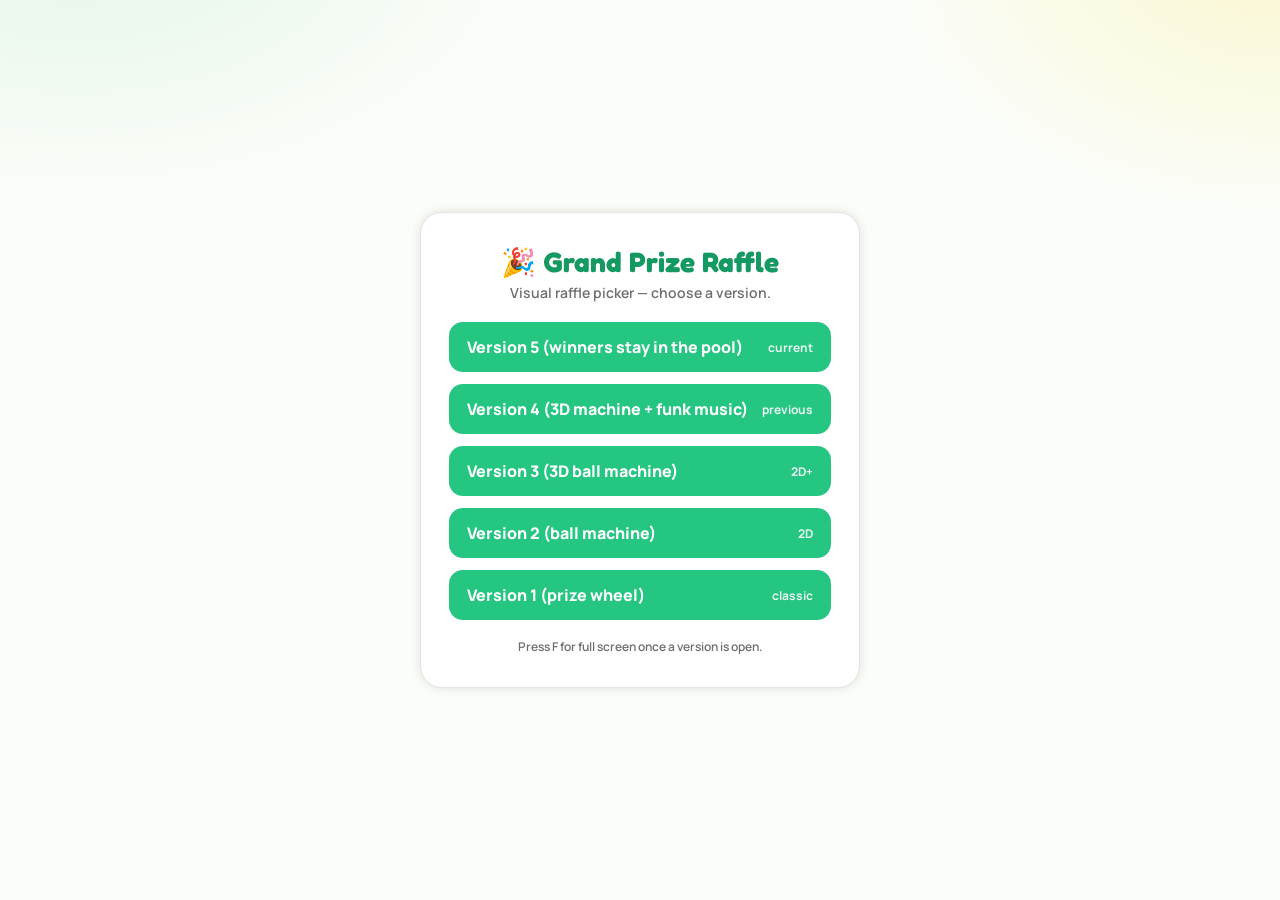
<file: raffle-picker/index.html>
<!doctype html>
<html lang="en">
  <head>
    <meta charset="utf-8" />
    <meta name="viewport" content="width=device-width, initial-scale=1" />
    <title>Grand Prize Raffle — Picker</title>
    <link rel="preconnect" href="https://fonts.googleapis.com" />
    <link rel="preconnect" href="https://fonts.gstatic.com" crossorigin />
    <link
      href="https://fonts.googleapis.com/css2?family=Fredoka:wght@600;700&family=Manrope:wght@600;700&display=swap"
      rel="stylesheet"
    />
    <style>
      :root {
        --green: #25c582;
        --green-dark: #149962;
        --ink: #2c3438;
        --muted: #6d6e70;
        --border: #e5e5e5;
      }
      * {
        box-sizing: border-box;
      }
      html,
      body {
        margin: 0;
        height: 100%;
      }
      body {
        font-family: "Manrope", system-ui, sans-serif;
        color: var(--ink);
        background:
          radial-gradient(820px 480px at 6% -8%, #e3f6e9 0%, transparent 55%),
          radial-gradient(760px 520px at 100% -6%, #fbf7cf 0%, transparent 50%),
          #fbfdf8;
        display: grid;
        place-items: center;
        padding: 24px;
      }
      main {
        width: min(440px, 100%);
        background: #fff;
        border: 1px solid var(--border);
        border-radius: 22px;
        box-shadow: 0 0 8px 1px rgba(64, 67, 69, 0.13);
        padding: 32px 28px;
        text-align: center;
      }
      h1 {
        font-family: "Fredoka", sans-serif;
        font-weight: 700;
        font-size: 28px;
        margin: 0 0 4px;
        color: var(--green-dark);
      }
      p {
        color: var(--muted);
        font-weight: 600;
        font-size: 14px;
        margin: 0 0 20px;
      }
      .versions {
        display: flex;
        flex-direction: column;
        gap: 12px;
      }
      a.ver {
        display: flex;
        align-items: center;
        justify-content: space-between;
        text-decoration: none;
        font-weight: 800;
        font-size: 16px;
        color: #fff;
        background: var(--green);
        border-radius: 14px;
        padding: 14px 18px;
        transition:
          transform 0.15s,
          background 0.15s;
      }
      a.ver:hover {
        transform: translateY(-2px);
        background: var(--green-dark);
      }
      a.ver .tag {
        font-size: 12px;
        font-weight: 700;
        opacity: 0.9;
      }
      .ver.soon {
        background: #f1f5f2;
        color: var(--muted);
        pointer-events: none;
        cursor: default;
      }
      footer {
        margin-top: 18px;
        font-size: 12px;
        color: var(--muted);
        font-weight: 600;
      }
    </style>
  </head>
  <body>
    <main>
      <h1>🎉 Grand Prize Raffle</h1>
      <p>Visual raffle picker — choose a version.</p>
      <div class="versions">
        <a class="ver" href="v5/">
          <span>Version 5 (winners stay in the pool)</span>
          <span class="tag">current</span>
        </a>
        <a class="ver" href="v4/">
          <span>Version 4 (3D machine + funk music)</span>
          <span class="tag">previous</span>
        </a>
        <a class="ver" href="v3/">
          <span>Version 3 (3D ball machine)</span>
          <span class="tag">2D+</span>
        </a>
        <a class="ver" href="v2/">
          <span>Version 2 (ball machine)</span>
          <span class="tag">2D</span>
        </a>
        <a class="ver" href="v1/">
          <span>Version 1 (prize wheel)</span>
          <span class="tag">classic</span>
        </a>
      </div>
      <footer>Press F for full screen once a version is open.</footer>
    </main>
  </body>
</html>
</file>
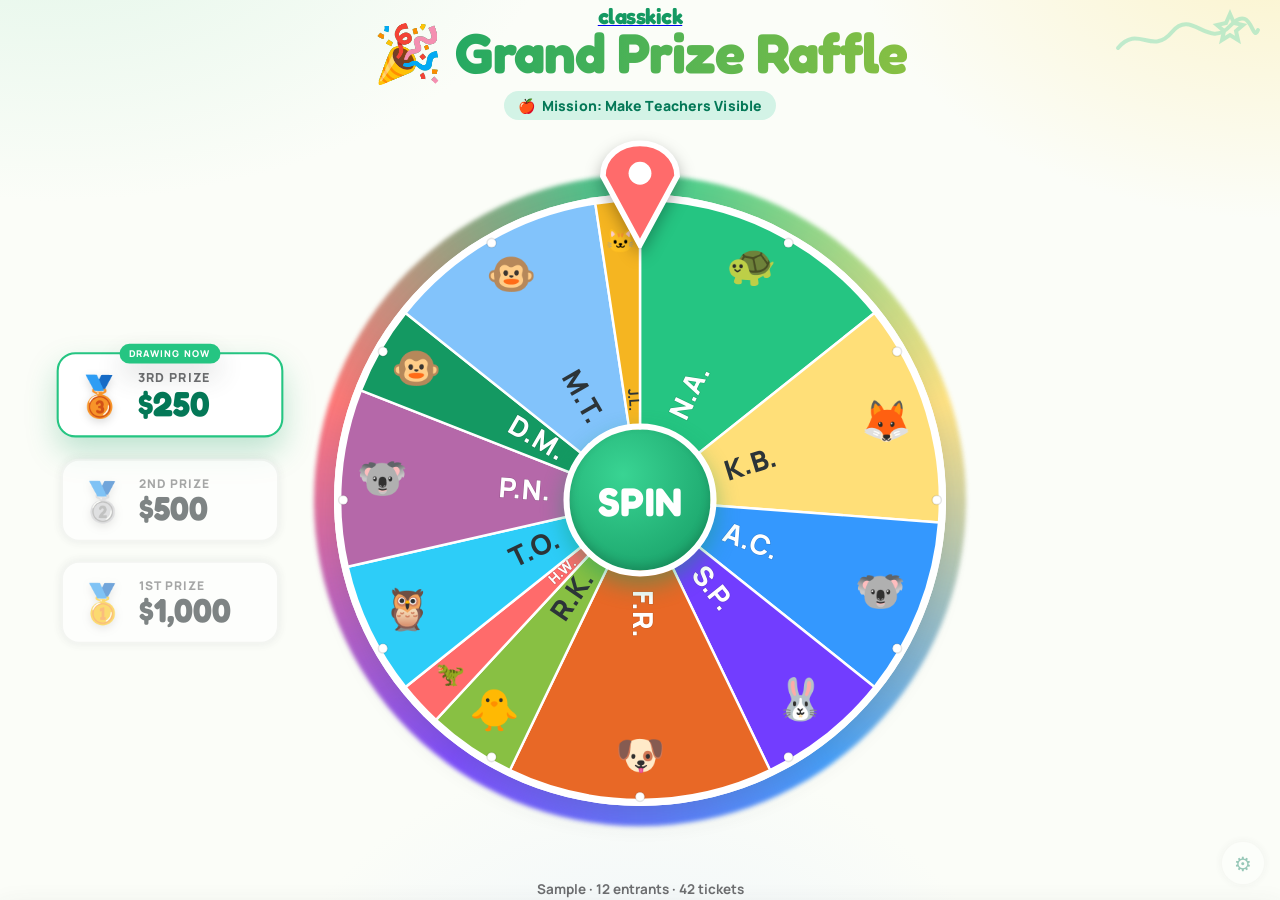
<file: raffle-picker/v1/index.html>
<!doctype html>
<html lang="en">
  <head>
    <meta charset="utf-8" />
    <meta name="viewport" content="width=device-width, initial-scale=1" />
    <title>Grand Prize Raffle</title>
    <link rel="preconnect" href="https://fonts.googleapis.com" />
    <link rel="preconnect" href="https://fonts.gstatic.com" crossorigin />
    <link
      href="https://fonts.googleapis.com/css2?family=Fredoka:wght@500;600;700&family=Manrope:wght@500;600;700;800&display=swap"
      rel="stylesheet"
    />
    <style>
      :root {
        --canvas: #fbfdf8;
        --card: #ffffff;
        --green-100: #d3f3e6;
        --green-200: #78dbb2;
        --green-300: #25c582;
        --green-350: #12a568;
        --green-400: #149962;
        --green-500: #047857;
        --lime: #88c043;
        --yellow: #ffdf78;
        --ink: #2c3438;
        --muted: #6d6e70;
        --coral: #ff6b6b;
        --orange: #e86826;
        --azure: #3498fe;
        --pastel-blue: #82c3fb;
        --violet: #723dff;
        --purple: #b568a9;
        --cyan: #2dcdf8;
        --border: #e5e5e5;
        --divider: #eef0ee;
        --shadow-card: 0 0 8px 1px rgba(64, 67, 69, 0.13);
        --shadow-lift: 0 12px 26px rgba(64, 67, 69, 0.16);
        --gold: #f5b521;
        --silver: #aab3bd;
        --bronze: #cd8a4f;
      }
      * {
        box-sizing: border-box;
      }
      html,
      body {
        margin: 0;
        height: 100%;
      }
      html {
        scroll-behavior: smooth;
      }
      body {
        font-family: "Manrope", system-ui, sans-serif;
        color: var(--ink);
        background:
          radial-gradient(900px 520px at 4% -10%, #e3f6e9 0%, transparent 56%),
          radial-gradient(820px 560px at 100% -8%, #fbf3c9 0%, transparent 52%),
          radial-gradient(700px 700px at 50% 130%, #e9f1fb 0%, transparent 60%),
          var(--canvas);
        background-attachment: fixed;
        min-height: 100%;
        overflow: hidden;
      }
      button {
        font-family: inherit;
      }

      /* audience view: fills exactly one screen (operator controls sit below) */
      .app {
        height: 100vh;
        display: flex;
        flex-direction: column;
        padding: clamp(10px, 1.8vh, 22px) clamp(14px, 3vw, 40px) 0;
        position: relative;
      }
      /* subtle gear that summons the controls overlay */
      .gear {
        position: fixed;
        right: 16px;
        bottom: 16px;
        z-index: 81;
        width: 42px;
        height: 42px;
        border-radius: 50%;
        border: none;
        cursor: pointer;
        background: rgba(255, 255, 255, 0.9);
        box-shadow: var(--shadow-card);
        font-size: 20px;
        color: var(--green-500);
        opacity: 0.4;
        transition:
          opacity 0.2s,
          transform 0.2s;
      }
      .gear:hover {
        opacity: 1;
        transform: scale(1.08);
      }
      .gear:focus-visible {
        opacity: 1;
        outline: 3px solid var(--green-200);
        outline-offset: 2px;
      }
      /* operator controls: hidden overlay, slides up from the bottom */
      .controls {
        position: fixed;
        left: 0;
        right: 0;
        bottom: 0;
        z-index: 80;
        display: flex;
        flex-direction: column;
        align-items: center;
        gap: 12px;
        padding: 14px clamp(14px, 3vw, 40px) 18px;
        background: rgba(255, 255, 255, 0.97);
        backdrop-filter: blur(10px);
        border-top: 1px solid var(--divider);
        box-shadow: 0 -10px 30px rgba(64, 67, 69, 0.16);
        transform: translateY(115%);
        transition: transform 0.32s cubic-bezier(0.2, 0.9, 0.3, 1);
      }
      .controls.open {
        transform: translateY(0);
      }
      .controls-title {
        display: flex;
        align-items: center;
        gap: 10px;
        width: 100%;
        max-width: 920px;
        font-family: "Fredoka", sans-serif;
        font-weight: 600;
        font-size: 14px;
        letter-spacing: 0.3px;
        color: var(--muted);
      }
      .controls-title .ctrl-hint {
        font-family: "Manrope", sans-serif;
        font-weight: 700;
        font-size: 12.5px;
        color: var(--orange);
      }
      .ctrl-close {
        margin-left: auto;
        border: none;
        cursor: pointer;
        width: 28px;
        height: 28px;
        border-radius: 50%;
        background: var(--green-100);
        color: var(--green-500);
        font-weight: 800;
        font-size: 13px;
      }
      .ctrl-close:hover {
        background: var(--green-200);
      }

      /* faint brand scribble top-right */
      .corner-scrib {
        position: absolute;
        top: 6px;
        right: 18px;
        width: 150px;
        height: 60px;
        opacity: 0.45;
        pointer-events: none;
        z-index: 0;
      }
      .corner-scrib path {
        fill: none;
        stroke: var(--green-200);
        stroke-width: 4;
        stroke-linecap: round;
      }
      @media (max-width: 720px) {
        .corner-scrib {
          display: none;
        }
      }

      /* ---------- Header ---------- */
      .head {
        display: flex;
        align-items: center;
        justify-content: center;
        gap: 6px;
        flex-direction: column;
        text-align: center;
        flex: none;
        z-index: 2;
      }
      .brand {
        line-height: 0;
        margin-bottom: 0;
      }
      .brand img {
        height: 22px;
        width: auto;
        display: block;
      }
      .brand .wordmark {
        font-family: "Fredoka", sans-serif;
        font-weight: 700;
        font-size: 22px;
        color: var(--green-400);
        letter-spacing: -0.5px;
      }
      .title {
        font-family: "Fredoka", sans-serif;
        font-weight: 700;
        font-size: clamp(30px, 4.6vw, 56px);
        line-height: 1.02;
        letter-spacing: -1px;
        margin: 0;
        background: linear-gradient(96deg, var(--green-350), var(--lime));
        -webkit-background-clip: text;
        background-clip: text;
        color: transparent;
      }
      .title .spark {
        display: inline-block;
        -webkit-text-fill-color: initial;
        color: initial;
        animation: bob 2.6s ease-in-out infinite;
      }
      .subtitle {
        display: inline-flex;
        align-items: center;
        gap: 7px;
        margin: 4px 0 0;
        color: var(--green-500);
        background: var(--green-100);
        font-weight: 800;
        font-size: clamp(11px, 1.3vw, 14px);
        letter-spacing: 0.1px;
        padding: 5px 14px;
        border-radius: 999px;
      }

      /* ---------- Prize rail (vertical, beside the wheel) ---------- */
      .rail {
        position: absolute;
        left: clamp(8px, 1.8vw, 36px);
        top: 50%;
        transform: translateY(-50%);
        display: flex;
        flex-direction: column;
        align-items: stretch;
        gap: clamp(12px, 2.2vh, 22px);
        width: clamp(186px, 17vw, 248px);
        z-index: 4;
      }
      .prize {
        position: relative;
        display: flex;
        align-items: center;
        gap: 13px;
        background: var(--card);
        border: 2px solid var(--divider);
        border-radius: 18px;
        padding: 14px 18px 14px 16px;
        box-shadow: var(--shadow-card);
        width: 100%;
        transition:
          transform 0.25s,
          border-color 0.25s,
          box-shadow 0.25s,
          opacity 0.25s;
        opacity: 0.6;
      }
      .prize .medal {
        font-size: 38px;
        line-height: 1;
        filter: drop-shadow(0 3px 4px rgba(0, 0, 0, 0.14));
      }
      .prize .amt {
        font-family: "Fredoka", sans-serif;
        font-weight: 700;
        font-size: clamp(26px, 2.6vw, 36px);
        color: var(--ink);
        line-height: 1;
      }
      .prize .plc {
        font-weight: 800;
        font-size: 12px;
        color: var(--muted);
        text-transform: uppercase;
        letter-spacing: 1px;
      }
      .prize .who {
        font-weight: 800;
        font-size: 14px;
        color: var(--green-500);
        max-width: 100%;
        white-space: nowrap;
        overflow: hidden;
        text-overflow: ellipsis;
      }
      .prize.active .amt {
        color: var(--green-500);
      }
      .prize.active {
        opacity: 1;
        border-color: var(--green-300);
        transform: translateY(-3px) scale(1.04);
        box-shadow: 0 14px 30px rgba(20, 153, 98, 0.26);
      }
      .prize.active::after {
        content: "DRAWING NOW";
        position: absolute;
        top: -10px;
        left: 50%;
        transform: translateX(-50%);
        background: var(--green-300);
        color: #fff;
        font-size: 9px;
        font-weight: 800;
        letter-spacing: 1px;
        padding: 3px 9px;
        border-radius: 999px;
        white-space: nowrap;
        box-shadow: var(--shadow-lift);
      }
      .prize.done {
        opacity: 1;
        border-color: var(--green-200);
        background: linear-gradient(180deg, #fff, #f5fbf7);
      }
      .prize.done .check {
        position: absolute;
        top: -9px;
        right: -7px;
        width: 22px;
        height: 22px;
        border-radius: 50%;
        background: var(--green-300);
        color: #fff;
        display: grid;
        place-items: center;
        font-size: 13px;
        font-weight: 800;
        box-shadow: var(--shadow-lift);
      }

      /* ---------- Wheel stage ---------- */
      .stage {
        flex: 1;
        display: grid;
        place-items: center;
        position: relative;
        min-height: 0;
        margin-top: clamp(6px, 1.4vh, 16px);
        z-index: 1;
      }
      .wheel-wrap {
        position: relative;
        width: min(68vh, 50vw);
        aspect-ratio: 1;
      }
      .wheel-wrap::before {
        content: "";
        position: absolute;
        inset: -3.2%;
        border-radius: 50%;
        background: conic-gradient(
          from 0deg,
          var(--green-300),
          var(--yellow),
          var(--azure),
          var(--violet),
          var(--coral),
          var(--green-300)
        );
        filter: blur(2px);
        opacity: 0.9;
        z-index: 0;
      }
      .wheel-rim {
        position: absolute;
        inset: 0;
        border-radius: 50%;
        background: #fff;
        box-shadow:
          var(--shadow-lift),
          inset 0 0 0 10px #fff;
        z-index: 1;
        overflow: hidden;
      }
      svg.wheel {
        position: absolute;
        inset: 0;
        width: 100%;
        height: 100%;
        z-index: 2;
        display: block;
        transform-origin: 50% 50%;
        will-change: transform;
      }
      svg.wheel .slice {
        stroke: #ffffff;
        stroke-width: 1.6;
        stroke-linejoin: round;
      }
      /* many thin slices: hairline border so the colors aren't washed out */
      svg.wheel.dense .slice {
        stroke-width: 0.3;
      }
      svg.wheel text {
        font-family: "Manrope", sans-serif;
        font-weight: 800;
        paint-order: stroke;
        dominant-baseline: middle;
      }

      /* pegs around the rim */
      .pegs {
        position: absolute;
        inset: 0;
        z-index: 3;
        pointer-events: none;
      }

      /* pointer at 12 o'clock, overhanging the rim like a real wheel */
      .pointer {
        position: absolute;
        top: -9%;
        left: 50%;
        transform: translateX(-50%);
        transform-origin: 50% 30%;
        z-index: 6;
        width: 14%;
        max-width: 118px;
        filter: drop-shadow(0 7px 8px rgba(0, 0, 0, 0.3));
        transition: transform 0.08s;
      }
      .pointer svg {
        display: block;
        width: 100%;
        height: auto;
      }
      .pointer.flick {
        transform: translateX(-50%) rotate(-12deg);
      }

      /* center hub = SPIN button */
      .hub {
        position: absolute;
        top: 50%;
        left: 50%;
        transform: translate(-50%, -50%);
        z-index: 5;
        width: 25%;
        height: 25%;
        border-radius: 50%;
        border: 6px solid #fff;
        cursor: pointer;
        background: radial-gradient(
          circle at 38% 32%,
          #39d493,
          var(--green-400)
        );
        color: #fff;
        font-family: "Fredoka", sans-serif;
        font-weight: 700;
        font-size: clamp(20px, 3.4vw, 40px);
        letter-spacing: 0.5px;
        box-shadow:
          0 10px 22px rgba(20, 153, 98, 0.45),
          inset 0 -5px 10px rgba(0, 0, 0, 0.16);
        display: grid;
        place-items: center;
        transition:
          transform 0.14s,
          box-shadow 0.14s,
          filter 0.2s;
      }
      .hub:hover {
        transform: translate(-50%, -50%) scale(1.05);
      }
      .hub:active {
        transform: translate(-50%, -50%) scale(0.96);
      }
      .hub:focus-visible {
        outline: 4px solid var(--green-200);
        outline-offset: 4px;
      }
      .hub.idle {
        animation: hubpulse 2s ease-in-out infinite;
      }
      .hub:disabled {
        cursor: default;
        filter: saturate(0.55) brightness(0.97);
        animation: none;
      }

      /* abstract-mode name ticker */
      .ticker {
        position: absolute;
        bottom: -2px;
        left: 50%;
        transform: translate(-50%, 120%);
        z-index: 6;
        background: #fff;
        border: 2px solid var(--green-200);
        border-radius: 999px;
        padding: 9px 22px;
        font-family: "Fredoka", sans-serif;
        font-weight: 700;
        font-size: clamp(15px, 2.4vw, 24px);
        color: var(--green-500);
        box-shadow: var(--shadow-lift);
        opacity: 0;
        transition:
          opacity 0.25s,
          transform 0.25s;
        white-space: nowrap;
        max-width: 80vw;
        overflow: hidden;
        text-overflow: ellipsis;
      }
      .ticker.show {
        opacity: 1;
        transform: translate(-50%, 60%);
      }

      /* ---------- Status ---------- */
      .status {
        flex: none;
        text-align: center;
        margin: clamp(6px, 1.4vh, 14px) 0 0;
        color: var(--muted);
        font-weight: 700;
        font-size: 13.5px;
        z-index: 2;
        min-height: 20px;
      }
      .status .live {
        display: inline-flex;
        align-items: center;
        gap: 7px;
      }
      .dot {
        width: 9px;
        height: 9px;
        border-radius: 50%;
        background: var(--green-300);
        box-shadow: 0 0 0 0 rgba(37, 197, 130, 0.55);
        animation: pulse 1.8s infinite;
      }
      .status .warn {
        color: var(--orange);
      }

      /* ---------- Bottom bar ---------- */
      .bar {
        flex: none;
        display: flex;
        align-items: center;
        justify-content: center;
        gap: 8px;
        flex-wrap: wrap;
        max-width: 900px;
        z-index: 3;
      }
      .tool {
        display: inline-flex;
        align-items: center;
        gap: 6px;
        font-weight: 700;
        font-size: 13px;
        border: none;
        cursor: pointer;
        border-radius: 999px;
        padding: 9px 15px;
        color: var(--green-500);
        background: #fff;
        box-shadow: var(--shadow-card);
        border: 1.5px solid var(--divider);
        transition:
          transform 0.14s,
          background 0.14s,
          color 0.14s;
      }
      .tool:hover {
        transform: translateY(-2px);
        background: var(--green-100);
      }
      .tool:active {
        transform: translateY(0);
      }
      .tool:focus-visible {
        outline: 3px solid var(--green-200);
        outline-offset: 2px;
      }
      .tool.primary {
        background: var(--green-300);
        color: #fff;
        border-color: transparent;
      }
      .tool.primary:hover {
        background: var(--green-400);
      }
      .tool .ic {
        font-size: 14px;
      }
      /* prize chips (replaces the native "Drawing" dropdown) */
      .chips {
        display: inline-flex;
        gap: 4px;
        margin-left: 2px;
      }
      .chip {
        font-family: inherit;
        font-weight: 800;
        font-size: 12px;
        border: 1.5px solid var(--border);
        background: #fff;
        color: var(--muted);
        border-radius: 999px;
        padding: 3px 10px;
        cursor: pointer;
        transition:
          background 0.15s,
          color 0.15s,
          border-color 0.15s;
      }
      .chip:hover:not(:disabled) {
        border-color: var(--green-300);
        color: var(--green-500);
      }
      .chip.on {
        background: var(--green-300);
        color: #fff;
        border-color: transparent;
      }
      .chip.done {
        background: var(--green-100);
        color: var(--green-500);
        border-color: var(--green-200);
      }
      .chip.done:hover {
        border-color: var(--coral);
        color: var(--coral);
      }
      .chip:focus-visible {
        outline: 3px solid var(--green-200);
        outline-offset: 2px;
      }

      /* ---------- Settings panel ---------- */
      .panel {
        position: fixed;
        left: 50%;
        top: 50%;
        transform: translate(-50%, calc(-50% + 16px));
        width: min(620px, 94vw);
        background: var(--card);
        border-radius: 20px;
        box-shadow: 0 30px 70px rgba(0, 0, 0, 0.28);
        border: 1px solid var(--divider);
        padding: 22px 24px;
        z-index: 95;
        display: none;
        opacity: 0;
        transition:
          opacity 0.25s,
          transform 0.25s;
      }
      .panel.open {
        display: block;
        opacity: 1;
        transform: translate(-50%, -50%);
      }
      .panel h2 {
        font-family: "Fredoka", sans-serif;
        font-weight: 700;
        font-size: 19px;
        margin: 0 0 3px;
      }
      .panel p {
        margin: 0 0 14px;
        color: var(--muted);
        font-size: 13.5px;
        font-weight: 600;
      }
      .panel p b {
        color: var(--green-400);
      }
      .field {
        display: block;
        margin-bottom: 13px;
      }
      .field label {
        display: block;
        font-weight: 800;
        font-size: 12px;
        margin-bottom: 6px;
        text-transform: uppercase;
        letter-spacing: 0.6px;
        color: var(--ink);
      }
      .field input,
      .field select {
        width: 100%;
        font-family: inherit;
        font-size: 14.5px;
        font-weight: 600;
        color: var(--ink);
        border: 2px solid var(--border);
        border-radius: 11px;
        padding: 10px 13px;
        background: #fcfdfc;
        transition: border-color 0.15s;
      }
      .field input:focus,
      .field select:focus {
        outline: none;
        border-color: var(--green-300);
      }
      .cols {
        display: grid;
        grid-template-columns: 1fr 1fr 1fr;
        gap: 11px;
      }
      @media (max-width: 520px) {
        .cols {
          grid-template-columns: 1fr;
        }
      }
      .hint {
        font-size: 12px;
        color: var(--muted);
        font-weight: 600;
        margin-top: 6px;
      }

      /* ---------- Overlays (winner card / podium / wall) ---------- */
      .scrim {
        position: fixed;
        inset: 0;
        z-index: 50;
        display: none;
        align-items: center;
        justify-content: center;
        padding: 24px;
        background: rgba(34, 42, 46, 0.42);
        backdrop-filter: blur(9px) saturate(1.1);
        -webkit-backdrop-filter: blur(9px) saturate(1.1);
      }
      .scrim.show {
        display: flex;
        animation: fadein 0.3s ease;
      }

      /* winner card */
      .wincard {
        position: relative;
        width: min(600px, 94vw);
        background: var(--card);
        border-radius: 36px;
        padding: 44px 44px 36px;
        text-align: center;
        box-shadow: 0 30px 70px rgba(0, 0, 0, 0.32);
        border: 1px solid #fff;
        transform: scale(0.7);
        opacity: 0;
      }
      .wincard.in {
        animation: springin 0.62s cubic-bezier(0.18, 1.5, 0.4, 1) forwards;
      }
      .wincard .ribbon {
        display: inline-flex;
        align-items: center;
        gap: 10px;
        background: var(--green-100);
        color: var(--green-500);
        font-weight: 800;
        font-size: clamp(16px, 2.2vw, 20px);
        letter-spacing: 0.3px;
        padding: 10px 22px;
        border-radius: 999px;
      }
      .wincard .ribbon .m {
        font-size: 26px;
      }
      .wincard .ava {
        width: clamp(150px, 26vw, 200px);
        height: clamp(150px, 26vw, 200px);
        margin: 26px auto 6px;
        border-radius: 50%;
        border: 6px solid #fff;
        display: grid;
        place-items: center;
        background: #eef7f0;
        box-shadow: var(--shadow-lift);
        overflow: hidden;
        opacity: 0;
      }
      .wincard .ava img {
        width: 100%;
        height: 100%;
        object-fit: contain;
        padding: 14%;
      }
      .wincard .ava.emoji {
        font-size: 100px;
      }
      .wincard.in .ava {
        animation: popava 0.5s cubic-bezier(0.2, 1.6, 0.4, 1) 0.22s forwards;
      }
      .wincard .nm {
        font-family: "Fredoka", sans-serif;
        font-weight: 700;
        font-size: clamp(32px, 5.4vw, 52px);
        line-height: 1.06;
        letter-spacing: 0.12em;
        color: var(--ink);
        margin: 12px 6px 2px;
        overflow-wrap: anywhere;
        opacity: 0;
      }
      .wincard.in .nm {
        animation: rise 0.45s ease 0.38s forwards;
      }
      .wincard .cap {
        font-weight: 800;
        color: var(--green-400);
        font-size: clamp(16px, 2.2vw, 20px);
        margin-top: 12px;
        opacity: 0;
      }
      .wincard.in .cap {
        animation: rise 0.45s ease 0.5s forwards;
      }
      .wincard .subemail {
        font-weight: 700;
        color: var(--muted);
        font-size: clamp(13px, 1.7vw, 16px);
        margin-top: 4px;
        letter-spacing: 0.2px;
        opacity: 0;
      }
      .wincard.in .subemail {
        animation: rise 0.45s ease 0.46s forwards;
      }
      .podcard .eml {
        font-weight: 700;
        font-size: clamp(10px, 1.2vw, 12.5px);
        color: var(--muted);
        opacity: 0.95;
        overflow-wrap: anywhere;
      }
      .p1 .podcard .eml {
        color: rgba(255, 255, 255, 0.85);
      }
      .wcard .meta .eml {
        font-weight: 700;
        font-size: 12px;
        color: var(--muted);
        overflow-wrap: anywhere;
      }
      .wincard .acts {
        display: flex;
        gap: 10px;
        justify-content: center;
        margin-top: 22px;
        opacity: 0;
      }
      .wincard.in .acts {
        animation: rise 0.45s ease 0.6s forwards;
      }
      .btn {
        font-family: "Manrope", sans-serif;
        font-weight: 800;
        font-size: 15px;
        border: none;
        cursor: pointer;
        border-radius: 999px;
        padding: 13px 24px;
        transition:
          transform 0.14s,
          background 0.14s,
          box-shadow 0.14s;
      }
      .btn:focus-visible {
        outline: 3px solid var(--green-200);
        outline-offset: 2px;
      }
      .btn-go {
        background: var(--green-300);
        color: #fff;
        box-shadow: var(--shadow-lift);
      }
      .btn-go:hover {
        transform: translateY(-2px);
        background: var(--green-400);
      }
      .btn-ghost {
        background: #fff;
        color: var(--muted);
        box-shadow: inset 0 0 0 2px var(--border);
      }
      .btn-ghost:hover {
        transform: translateY(-2px);
        color: var(--coral);
        box-shadow: inset 0 0 0 2px var(--coral);
      }

      /* podium */
      .podium-screen {
        position: fixed;
        inset: 0;
        z-index: 48;
        display: none;
        flex-direction: column;
        align-items: center;
        justify-content: center;
        gap: 18px;
        padding: 30px;
        background:
          radial-gradient(900px 520px at 4% -10%, #e3f6e9 0%, transparent 56%),
          radial-gradient(820px 560px at 100% -8%, #fbf3c9 0%, transparent 52%),
          var(--canvas);
        overflow: hidden;
      }
      .podium-screen.show {
        display: flex;
        animation: fadein 0.35s ease;
      }
      .pod-glow {
        position: absolute;
        inset: 0;
        z-index: 0;
        pointer-events: none;
        overflow: hidden;
      }
      .pod-glow span {
        position: absolute;
        border-radius: 50%;
        filter: blur(46px);
        opacity: 0.5;
        animation: drift 11s ease-in-out infinite;
      }
      .pod-head {
        position: relative;
        z-index: 2;
        text-align: center;
      }
      .pod-head h1 {
        font-family: "Fredoka", sans-serif;
        font-weight: 700;
        font-size: clamp(34px, 6vw, 66px);
        margin: 0;
        letter-spacing: -1px;
        background: linear-gradient(96deg, var(--green-350), var(--lime));
        -webkit-background-clip: text;
        background-clip: text;
        color: transparent;
      }
      .pod-head .conf-emoji {
        font-size: clamp(30px, 5vw, 48px);
        display: inline-block;
        animation: bob 2.4s ease-in-out infinite;
      }
      .podium {
        position: relative;
        z-index: 2;
        display: grid;
        grid-template-columns: 1fr 1.18fr 1fr;
        align-items: end;
        gap: clamp(12px, 2.4vw, 26px);
        width: min(880px, 94vw);
      }
      .pod {
        position: relative;
        opacity: 0;
        transform: translateY(26px) scale(0.92);
      }
      .pod.in {
        animation: popUp 0.65s cubic-bezier(0.22, 1.4, 0.4, 1) forwards;
      }
      .pod .crown {
        position: absolute;
        top: -26px;
        left: 50%;
        transform: translateX(-50%);
        font-size: 34px;
        z-index: 3;
        filter: drop-shadow(0 5px 6px rgba(0, 0, 0, 0.18));
        /* crownBob keeps the -50% centering while bobbing (plain bob would drop it) */
        animation: crownBob 2.6s ease-in-out infinite;
      }
      @keyframes crownBob {
        0%,
        100% {
          transform: translate(-50%, 0);
        }
        50% {
          transform: translate(-50%, -6px);
        }
      }
      .podcard {
        display: flex;
        flex-direction: column;
        align-items: center;
        gap: 8px;
        text-align: center;
        background: var(--card);
        border: 1px solid var(--divider);
        border-radius: 24px;
        padding: 30px 14px 18px;
        box-shadow: var(--shadow-card);
      }
      .podcard .ava {
        width: clamp(60px, 9vw, 92px);
        height: clamp(60px, 9vw, 92px);
        border-radius: 50%;
        border: 4px solid #fff;
        background: #eef7f0;
        display: grid;
        place-items: center;
        overflow: hidden;
        box-shadow: var(--shadow-lift);
      }
      .podcard .ava img {
        width: 100%;
        height: 100%;
        object-fit: contain;
        padding: 13%;
      }
      .podcard .ava.emoji {
        font-size: 40px;
      }
      .podcard .nm {
        font-family: "Fredoka", sans-serif;
        font-weight: 700;
        font-size: clamp(15px, 1.9vw, 20px);
        color: var(--ink);
        line-height: 1.12;
        letter-spacing: 0.1em;
        overflow-wrap: anywhere;
      }
      .podcard .plc {
        font-weight: 800;
        font-size: 12px;
        text-transform: uppercase;
        letter-spacing: 1px;
        color: var(--muted);
      }
      .podcard .amt {
        font-family: "Fredoka", sans-serif;
        font-weight: 700;
        font-size: clamp(18px, 2.5vw, 26px);
        color: var(--green-500);
      }
      .p1 .podcard {
        min-height: 230px;
        padding: 38px 16px 22px;
        color: #fff;
        border-color: transparent;
        background: linear-gradient(165deg, #34cf90, var(--green-400));
        box-shadow: 0 18px 40px rgba(20, 153, 98, 0.4);
      }
      .p1 .podcard .nm,
      .p1 .podcard .amt {
        color: #fff;
      }
      .p1 .podcard .plc {
        color: rgba(255, 255, 255, 0.85);
      }
      .p1 .podcard .ava {
        border-color: rgba(255, 255, 255, 0.92);
      }
      .p2 .podcard {
        min-height: 188px;
      }
      .p3 .podcard {
        min-height: 160px;
      }
      .pod-foot {
        position: relative;
        z-index: 2;
        text-align: center;
        display: flex;
        flex-direction: column;
        align-items: center;
        gap: 14px;
      }
      .collect {
        font-weight: 800;
        font-size: clamp(15px, 2vw, 19px);
        color: var(--ink);
        background: #fff;
        border: 2px dashed var(--green-200);
        border-radius: 16px;
        padding: 12px 22px;
        box-shadow: var(--shadow-card);
      }
      .collect .ic {
        color: var(--green-400);
      }

      /* winners wall fullscreen */
      .wall-screen {
        position: fixed;
        inset: 0;
        z-index: 55;
        display: none;
        flex-direction: column;
        padding: clamp(20px, 4vh, 46px) clamp(18px, 5vw, 60px);
        overflow: auto;
        background:
          radial-gradient(900px 520px at 4% -10%, #e3f6e9 0%, transparent 56%),
          radial-gradient(820px 560px at 100% -8%, #fbf3c9 0%, transparent 52%),
          var(--canvas);
      }
      .wall-screen.show {
        display: flex;
        animation: fadein 0.3s ease;
      }
      .wall-top {
        display: flex;
        align-items: center;
        justify-content: space-between;
        gap: 16px;
        margin-bottom: 24px;
        flex-wrap: wrap;
      }
      .wall-top h1 {
        font-family: "Fredoka", sans-serif;
        font-weight: 700;
        font-size: clamp(28px, 4.4vw, 46px);
        margin: 0;
        letter-spacing: -0.5px;
        color: var(--ink);
      }
      .wall-top h1 .t {
        font-size: 0.8em;
      }
      .wall-actions {
        display: flex;
        gap: 10px;
        align-items: center;
      }
      .run {
        background: var(--card);
        border: 1px solid var(--divider);
        border-radius: 22px;
        padding: 18px 20px;
        box-shadow: var(--shadow-card);
        margin-bottom: 18px;
      }
      .run-head {
        display: flex;
        align-items: center;
        justify-content: space-between;
        gap: 12px;
        flex-wrap: wrap;
        margin-bottom: 14px;
      }
      .run .when {
        font-weight: 800;
        font-size: 13px;
        color: var(--muted);
        text-transform: uppercase;
        letter-spacing: 0.8px;
      }
      .run-replay {
        padding: 8px 16px;
        font-size: 13px;
      }
      .run-grid {
        display: grid;
        grid-template-columns: repeat(3, 1fr);
        gap: 14px;
      }
      @media (max-width: 640px) {
        .run-grid {
          grid-template-columns: 1fr;
        }
      }
      .wcard {
        display: flex;
        align-items: center;
        gap: 13px;
        background: #fbfdfb;
        border: 1px solid var(--divider);
        border-radius: 16px;
        padding: 12px 14px;
      }
      .wcard .medal {
        font-size: 26px;
        flex: none;
      }
      .wcard .ava {
        width: 46px;
        height: 46px;
        border-radius: 50%;
        border: 3px solid #fff;
        background: #eef7f0;
        flex: none;
        display: grid;
        place-items: center;
        overflow: hidden;
        box-shadow: var(--shadow-lift);
      }
      .wcard .ava img {
        width: 100%;
        height: 100%;
        object-fit: contain;
        padding: 12%;
      }
      .wcard .ava.emoji {
        font-size: 22px;
      }
      .wcard .meta {
        min-width: 0;
      }
      .wcard .meta .nm {
        font-weight: 800;
        font-size: 15px;
        color: var(--ink);
        line-height: 1.15;
        overflow-wrap: anywhere;
      }
      .wcard .meta .amt {
        font-family: "Fredoka", sans-serif;
        font-weight: 700;
        font-size: 15px;
        color: var(--green-500);
      }
      .wall-empty {
        margin: auto;
        text-align: center;
        color: var(--muted);
        font-weight: 700;
      }
      .wall-empty .big {
        font-size: 46px;
        animation: bob 2.6s ease-in-out infinite;
      }

      /* bottom previous-winners strip */
      .strip {
        position: static;
        z-index: 30;
        background: rgba(255, 255, 255, 0.92);
        backdrop-filter: blur(8px);
        border-top: 1px solid var(--divider);
        padding: 9px 16px;
        display: none;
        align-items: center;
        gap: 14px;
        justify-content: center;
        flex-wrap: wrap;
        font-size: 12.5px;
        font-weight: 700;
      }
      .strip.show {
        display: flex;
      }
      .strip .lbl {
        color: var(--muted);
        text-transform: uppercase;
        letter-spacing: 0.8px;
        font-size: 11px;
      }
      .strip .chip {
        display: inline-flex;
        align-items: center;
        gap: 6px;
        background: #fff;
        border: 1px solid var(--divider);
        border-radius: 999px;
        padding: 4px 11px;
        color: var(--green-600, #0a7);
      }
      .strip .chip .m {
        font-size: 14px;
      }
      .strip .link {
        color: var(--green-400);
        cursor: pointer;
        text-decoration: underline;
        text-underline-offset: 2px;
      }
      .strip .link.danger {
        color: var(--coral);
      }

      canvas#confetti {
        position: fixed;
        inset: 0;
        pointer-events: none;
        z-index: 70;
      }

      /* empty / error note */
      .note {
        position: absolute;
        inset: 0;
        display: grid;
        place-items: center;
        z-index: 4;
        text-align: center;
        padding: 24px;
      }
      .note .inner {
        background: rgba(255, 255, 255, 0.9);
        border-radius: 22px;
        padding: 26px 28px;
        box-shadow: var(--shadow-card);
        max-width: 420px;
      }
      .note .big {
        font-size: 42px;
      }
      .note h3 {
        font-family: "Fredoka", sans-serif;
        font-weight: 700;
        margin: 8px 0 4px;
        font-size: 20px;
      }
      .note p {
        margin: 0;
        color: var(--muted);
        font-weight: 600;
        font-size: 13.5px;
      }
      .note.err h3 {
        color: var(--coral);
      }

      @keyframes bob {
        0%,
        100% {
          transform: translateY(0);
        }
        50% {
          transform: translateY(-6px);
        }
      }
      @keyframes hubpulse {
        0%,
        100% {
          box-shadow:
            0 10px 22px rgba(20, 153, 98, 0.45),
            inset 0 -5px 10px rgba(0, 0, 0, 0.16),
            0 0 0 0 rgba(37, 197, 130, 0.5);
        }
        70% {
          box-shadow:
            0 10px 22px rgba(20, 153, 98, 0.45),
            inset 0 -5px 10px rgba(0, 0, 0, 0.16),
            0 0 0 22px rgba(37, 197, 130, 0);
        }
      }
      @keyframes pulse {
        0% {
          box-shadow: 0 0 0 0 rgba(37, 197, 130, 0.55);
        }
        70% {
          box-shadow: 0 0 0 9px rgba(37, 197, 130, 0);
        }
        100% {
          box-shadow: 0 0 0 0 rgba(37, 197, 130, 0);
        }
      }
      @keyframes fadein {
        from {
          opacity: 0;
        }
        to {
          opacity: 1;
        }
      }
      @keyframes springin {
        to {
          transform: scale(1);
          opacity: 1;
        }
      }
      @keyframes popava {
        from {
          transform: scale(0.4);
          opacity: 0;
        }
        to {
          transform: scale(1);
          opacity: 1;
        }
      }
      @keyframes rise {
        from {
          transform: translateY(12px);
          opacity: 0;
        }
        to {
          transform: translateY(0);
          opacity: 1;
        }
      }
      @keyframes popUp {
        to {
          opacity: 1;
          transform: none;
        }
      }
      @keyframes drift {
        0%,
        100% {
          transform: translate(0, 0);
        }
        50% {
          transform: translate(40px, -30px);
        }
      }
      .crown {
        will-change: transform;
      }

      @media (prefers-reduced-motion: reduce) {
        * {
          animation-duration: 0.001ms !important;
          animation-iteration-count: 1 !important;
        }
        .hub.idle {
          animation: none;
        }
        .pod {
          opacity: 1;
          transform: none;
        }
      }
      @media (max-width: 1024px) {
        /* narrow screens: rail back to a horizontal row above the wheel */
        .rail {
          position: static;
          transform: none;
          flex-direction: row;
          flex-wrap: wrap;
          justify-content: center;
          width: auto;
          margin: clamp(8px, 1.6vh, 16px) 0 0;
        }
        .prize {
          width: auto;
          min-width: 128px;
        }
        .stage {
          display: flex;
          flex-direction: column;
          align-items: center;
          justify-content: center;
          margin-top: clamp(10px, 2vh, 20px);
        }
        .wheel-wrap {
          width: min(56vh, 88vw);
        }
      }
      @media (max-width: 720px) {
        .hub {
          font-size: 18px;
        }
        .prize {
          min-width: 120px;
          padding: 7px 12px;
        }
      }
    </style>
  </head>
  <body>
    <canvas id="confetti"></canvas>

    <div class="app">
      <svg class="corner-scrib" viewBox="0 0 150 60" aria-hidden="true">
        <path
          d="M6 42 C 26 18, 40 50, 60 26 S 96 44, 118 20 S 140 38, 146 24"
        />
        <path
          d="M118 8 l 4 9 9 2 -7 6 2 9 -8 -5 -8 5 2 -9 -7 -6 9 -2 z"
          stroke-width="3"
        />
      </svg>

      <header class="head">
        <a
          class="brand"
          href="https://classkick.com"
          target="_blank"
          rel="noopener"
        >
          <img
            src="https://classkick.com/images/dfs.svg"
            alt="Classkick"
            onerror="
              this.outerHTML =
                '<span class=&quot;wordmark&quot;>classkick</span>'
            "
          />
        </a>
        <h1 class="title"><span class="spark">🎉</span> Grand Prize Raffle</h1>
        <p class="subtitle"><span>🍎</span> Mission: Make Teachers Visible</p>
      </header>

      <div class="stage">
        <div class="rail" id="rail"></div>
        <div class="wheel-wrap" id="wheelWrap">
          <div class="wheel-rim"></div>
          <svg
            class="wheel"
            id="wheel"
            viewBox="0 0 400 400"
            aria-hidden="true"
          ></svg>
          <svg
            class="pegs"
            id="pegs"
            viewBox="0 0 400 400"
            aria-hidden="true"
          ></svg>
          <div class="pointer" id="pointer">
            <svg viewBox="0 0 60 76">
              <path
                d="M30 74 L4 26 C4 12 16 3 30 3 C44 3 56 12 56 26 Z"
                fill="#ff6b6b"
                stroke="#fff"
                stroke-width="4"
              />
              <circle cx="30" cy="24" r="8" fill="#fff" />
            </svg>
          </div>
          <button class="hub idle" id="spinBtn" aria-label="Spin the wheel">
            SPIN
          </button>
          <div class="ticker" id="ticker"></div>
          <div class="note" id="note" style="display: none">
            <div class="inner">
              <div class="big">🫧</div>
              <h3>No entrants yet</h3>
              <p>Connect your sheet in Settings.</p>
            </div>
          </div>
        </div>
      </div>

      <div class="status" id="status"></div>
    </div>

    <!-- operator controls: hidden overlay, toggled with the gear or the C key -->
    <button
      class="gear"
      id="gearBtn"
      title="Operator controls (press C)"
      aria-label="Operator controls"
    >
      ⚙
    </button>
    <div class="controls" id="controls">
      <div class="controls-title">
        <span>⚙️ Operator controls</span>
        <span class="ctrl-hint" id="ctrlHint"></span>
        <button class="ctrl-close" id="ctrlClose" aria-label="Close controls">
          ✕
        </button>
      </div>
      <div class="bar">
        <button class="tool primary" id="spinBtn2">
          <span class="ic">🎯</span> Spin
        </button>
        <button class="tool" id="settingsBtn">
          <span class="ic">⚙️</span> Settings
        </button>
        <span class="tool" id="prizeWrap">
          <span class="ic">🏷️</span> Drawing:
          <span id="prizeChips" class="chips"></span>
        </span>
        <button class="tool" id="wallBtn">
          <span class="ic">🏆</span> View all winners
        </button>
        <button
          class="tool"
          id="exportBtn"
          title="Download a CSV of winners with full name + email (operator only, never shown on screen)"
        >
          <span class="ic">⬇️</span> Download winners
        </button>
        <button class="tool" id="fsBtn">
          <span class="ic">⛶</span> Fullscreen
        </button>
        <button class="tool" id="muteBtn">
          <span class="ic">🔊</span> Sound
        </button>
        <button class="tool" id="resetBtn">
          <span class="ic">↺</span> Start over
        </button>
      </div>
      <div class="strip" id="strip"></div>
    </div>

    <!-- settings -->
    <div class="panel" id="panel">
      <h2>Connect your Google Sheet</h2>
      <p>
        Share it <b>“Anyone with the link → Viewer”</b>, or
        <b>File → Share → Publish to web</b> (one tab, CSV). Then paste the
        link.
      </p>
      <div class="field">
        <label for="urlInput">Google Sheet link</label>
        <input
          id="urlInput"
          type="text"
          placeholder="https://docs.google.com/spreadsheets/d/…"
        />
      </div>
      <div class="cols">
        <div class="field">
          <label for="colName">Name column</label
          ><select id="colName"></select>
        </div>
        <div class="field">
          <label for="colTickets">Raffle Tickets column</label
          ><select id="colTickets"></select>
        </div>
        <div class="field">
          <label for="colEmail"
            >Email column
            <span style="font-weight: 600; color: var(--muted)"
              >(optional)</span
            ></label
          ><select id="colEmail"></select>
        </div>
      </div>
      <div style="display: flex; gap: 10px">
        <button class="btn btn-go" id="loadBtn" style="flex: 1">
          ✨ Load entrants
        </button>
        <button
          class="btn btn-ghost"
          id="refreshBtn"
          title="Re-pull the latest data from the sheet"
        >
          🔄 Reload from sheet
        </button>
      </div>
      <div class="hint" id="settingsHint">
        <b>Reload from sheet</b> pulls the latest sheet edits (resets the
        current run). <b>Start over</b> just restarts the raffle with the loaded
        entrants.
      </div>
      <div
        class="field"
        style="
          margin-top: 16px;
          border-top: 1px solid var(--divider);
          padding-top: 16px;
        "
      >
        <label for="sampleSelect">Preview sample data (no sheet needed)</label>
        <select id="sampleSelect">
          <option value="12">Booth demo · 12 entrants (readable names)</option>
          <option value="100">Small crowd · 100 entrants</option>
          <option value="500">Expected turnout · 500 entrants</option>
          <option value="1500">Max / stress test · 1,500 entrants</option>
        </select>
        <div class="hint">
          Generates fake entrants (with 1–6 tickets each) to preview the wheel
          at scale. Overrides any loaded sheet.
        </div>
      </div>
    </div>

    <!-- winner reveal -->
    <div class="scrim" id="winScrim">
      <div class="wincard" id="winCard"></div>
    </div>

    <!-- podium -->
    <div class="podium-screen" id="podiumScreen">
      <div class="pod-glow" id="podGlow"></div>
      <div class="pod-head">
        <h1>
          <span class="conf-emoji">🎉</span> Our Raffle Winners!
          <span class="conf-emoji">🎉</span>
        </h1>
      </div>
      <div class="podium" id="podium"></div>
      <div class="pod-foot">
        <div class="collect">
          <span class="ic">📣</span> See a Classkick team member at the booth to
          collect your prize
        </div>
        <div style="display: flex; gap: 10px">
          <button class="btn btn-go" id="podWallBtn">
            🏆 View all winners
          </button>
          <button class="btn btn-ghost" id="podResetBtn">↺ Start over</button>
        </div>
      </div>
    </div>

    <!-- winners wall -->
    <div class="wall-screen" id="wallScreen">
      <div class="wall-top">
        <h1>🏆 Raffle Winners <span class="t" id="wallCount"></span></h1>
        <div class="wall-actions">
          <button
            class="tool danger"
            id="wallClearBtn"
            style="color: var(--coral)"
          >
            <span class="ic">🗑️</span> Clear log
          </button>
          <button class="tool" id="wallCloseBtn">
            <span class="ic">✕</span> Close
          </button>
        </div>
      </div>
      <div id="wallBody"></div>
    </div>

    <!-- previous winners strip now lives inside #controls (below the fold) -->

    <script>
      /* ════════════════════════════════════════════════
   Paste your published Google Sheet link here to open
   straight to your data. Leave "" for the sample wheel.
   ════════════════════════════════════════════════ */
      const DEFAULT_SHEET_URL = "";

      const PRIZES = [
        { place: "3rd", amount: "$250", medal: "🥉" },
        { place: "2nd", amount: "$500", medal: "🥈" },
        { place: "1st", amount: "$1,000", medal: "🥇" },
      ];

      const SLICE_COLORS = [
        "#25c582",
        "#ffdf78",
        "#3498fe",
        "#723dff",
        "#e86826",
        "#88c043",
        "#ff6b6b",
        "#2dcdf8",
        "#b568a9",
        "#149962",
        "#82c3fb",
        "#f5b521",
      ];
      const CONFETTI_COLORS = [
        "#25c582",
        "#ffdf78",
        "#88c043",
        "#3498fe",
        "#ff6b6b",
        "#723dff",
        "#e86826",
        "#2dcdf8",
      ];
      const CUTE_EMOJI = [
        "🐱",
        "🐶",
        "🦊",
        "🐰",
        "🐼",
        "🐸",
        "🦄",
        "🐧",
        "🐯",
        "🐨",
        "🦁",
        "🐵",
        "🦉",
        "🐙",
        "🐢",
        "🦖",
        "🐥",
        "🐝",
      ];

      const STICKER_BASE = "https://assets.classkick.com/sticker-images/";
      const STICKERS = [
        "owl_green",
        "fox",
        "cat1",
        "cat2",
        "dog1",
        "shiba_inu",
        "bunny1",
        "bear1",
        "pig1",
        "giraffe1",
        "chicken1",
        "bird1",
        "chimpmunk",
        "squirrel_profile",
        "bunny_profile",
        "bird_profile",
        "racoon",
        "beaver",
      ];

      const SAMPLE = [
        {
          name: "Nancy Alvarez",
          tickets: 6,
          email: "nancy.alvarez@classkick.com",
        },
        { name: "Kaity Brooks", tickets: 5, email: "kaity@lincolnhigh.org" },
        { name: "Andrew Chen", tickets: 4, email: "achen@riverside.edu" },
        { name: "Sandip Patel", tickets: 3, email: "sandip.patel@gmail.com" },
        { name: "Faustino Reyes", tickets: 6, email: "freyes@classkick.com" },
        { name: "Rachel Kim", tickets: 2, email: "rachel.kim@oakwood.k12.org" },
        { name: "Hunter Walsh", tickets: 1, email: "hunterw@gmail.com" },
        { name: "Thomas Okafor", tickets: 3, email: "tokafor@school.net" },
        { name: "Priya Nair", tickets: 4, email: "priya@maplelearning.org" },
        { name: "Diego Martín", tickets: 2, email: "dmartin@escuela.mx" },
        { name: "Mei Tanaka", tickets: 5, email: "mei.tanaka@classkick.com" },
        { name: "Jordan Lee", tickets: 1, email: "jlee@hotmail.com" },
      ];

      // build a fake sample of N entrants to preview the wheel at scale
      const SAMPLE_FIRST =
        "Nancy,Kaity,Andrew,Sandip,Faustino,Rachel,Hunter,Thomas,Priya,Diego,Mei,Jordan,Aisha,Liam,Sofia,Noah,Emma,Mateo,Yuki,Omar,Grace,Leo,Zara,Ivan,Hana,Carlos,Nina,Ravi,Lena,Tariq,Maya,Owen,Freya,Kenji,Bea,Sam,Tessa,Cole,Anya,Dev".split(
          ",",
        );
      const SAMPLE_LAST =
        "Alvarez,Brooks,Chen,Patel,Reyes,Kim,Walsh,Okafor,Nair,Martin,Tanaka,Lee,Khan,Silva,Park,Rossi,Nguyen,Haddad,Costa,Singh,Owens,Vega,Ito,Bauer,Mensah,Cruz,Flores,Adeyemi,Novak,Romano".split(
          ",",
        );
      const SAMPLE_DOMAINS =
        "classkick.com,gmail.com,school.org,district.edu,k12.org,academy.net".split(
          ",",
        );
      function generateSample(n) {
        const out = [];
        for (let i = 0; i < n; i++) {
          const f = SAMPLE_FIRST[i % SAMPLE_FIRST.length];
          const l = SAMPLE_LAST[(i * 7) % SAMPLE_LAST.length];
          const r = cryptoFloat();
          const tickets =
            r < 0.4
              ? 1
              : r < 0.65
                ? 2
                : r < 0.82
                  ? 3
                  : r < 0.92
                    ? 4
                    : r < 0.97
                      ? 5
                      : 6;
          const email =
            (f + "." + l).toLowerCase() +
            (i + 1) +
            "@" +
            SAMPLE_DOMAINS[i % SAMPLE_DOMAINS.length];
          out.push({ name: f + " " + l, tickets, email });
        }
        return out;
      }

      const LS_KEY = "ck-raffle-winners-v1";

      let state = {
        url: "",
        headers: [],
        rows: [],
        map: { name: "", tickets: "", email: "" },
        live: false,
        sampleData: null, // generated large sample when previewing scale
        pool: [], // frozen entrants for the current run
        slices: [], // {start,end,mid,arc,entrant} in wheel-space deg
        winners: [], // {place,amount,medal,name,sticker,emoji}
        prizeIndex: 0,
        pending: null,
        phase: "idle", // idle | spinning | revealing | podium
        rotation: 0,
        muted: false,
      };

      const $ = (s) => document.querySelector(s);

      /* ---------- helpers (shared w/ leaderboard) ---------- */
      function numify(v) {
        if (v == null) return NaN;
        const n = parseFloat(String(v).replace(/[^0-9.\-]/g, ""));
        return isNaN(n) ? NaN : n;
      }
      function escapeHtml(s) {
        return String(s).replace(
          /[&<>"]/g,
          (c) => ({ "&": "&amp;", "<": "&lt;", ">": "&gt;", '"': "&quot;" })[c],
        );
      }
      function looksEmail(v) {
        return /\S+@\S+\.\S+/.test(String(v || ""));
      }
      function localPart(v) {
        return String(v).split("@")[0].trim();
      }
      // mask the local part so the projector never shows the full address:
      // "nancy.alvarez@classkick.com" -> "na•••@classkick.com"
      function maskEmail(v) {
        if (!looksEmail(v)) return "";
        const [loc, dom] = String(v).trim().split("@");
        const keep = Math.min(2, loc.length);
        return loc.slice(0, keep) + "•••@" + dom;
      }
      // initials only, for a no-PII public display: "Nancy Alvarez" -> "N.A.",
      // "nancy.alvarez@classkick.com" -> "N.A.", "Nic" -> "N."
      function initials(v) {
        let s = String(v || "").trim();
        if (!s) return "?";
        if (looksEmail(s)) s = localPart(s);
        const parts = s.split(/[\s._\-]+/).filter(Boolean);
        if (!parts.length) return "?";
        const first = parts[0][0];
        const last = parts.length > 1 ? parts[parts.length - 1][0] : "";
        return (first + (last ? "." + last : "") + ".").toUpperCase();
      }
      function hashStr(str, mult) {
        let h = 0;
        for (let i = 0; i < str.length; i++)
          h = (h * mult + str.charCodeAt(i)) >>> 0;
        return h;
      }
      function pickEmoji(name) {
        return CUTE_EMOJI[hashStr(name, 17) % CUTE_EMOJI.length];
      }
      function pickStickerName(name) {
        return STICKERS[hashStr(name, 23) % STICKERS.length];
      }
      function stickerUrl(n) {
        return STICKER_BASE + n + ".png";
      }
      function cryptoFloat() {
        const a = new Uint32Array(1);
        crypto.getRandomValues(a);
        return a[0] / 4294967296;
      }
      function cryptoInt(min, max) {
        return min + Math.floor(cryptoFloat() * (max - min + 1));
      }

      function parseCSV(text) {
        const rows = [];
        let row = [],
          field = "",
          q = false;
        for (let i = 0; i < text.length; i++) {
          const c = text[i];
          if (q) {
            if (c === '"') {
              if (text[i + 1] === '"') {
                field += '"';
                i++;
              } else q = false;
            } else field += c;
          } else {
            if (c === '"') q = true;
            else if (c === ",") {
              row.push(field);
              field = "";
            } else if (c === "\n") {
              row.push(field);
              rows.push(row);
              row = [];
              field = "";
            } else if (c === "\r") {
            } else field += c;
          }
        }
        if (field.length || row.length) {
          row.push(field);
          rows.push(row);
        }
        return rows.filter((r) => r.some((c) => c.trim() !== ""));
      }

      function toCsvUrl(raw) {
        raw = raw.trim();
        if (!raw) return "";
        if (/\/pub(html)?/.test(raw)) {
          const base = raw.split(/\/pub(?:html)?/)[0] + "/pub";
          const gid = (raw.match(/[#&?]gid=([0-9]+)/) || [])[1];
          return base + "?output=csv" + (gid ? "&single=true&gid=" + gid : "");
        }
        const id = (raw.match(/\/d\/(?:e\/)?([a-zA-Z0-9-_]+)/) || [])[1];
        if (!id) return raw;
        const gid = (raw.match(/[#&?]gid=([0-9]+)/) || [])[1] || "0";
        return `https://docs.google.com/spreadsheets/d/${id}/gviz/tq?tqx=out:csv&gid=${gid}`;
      }

      function guess(headers, kinds) {
        const lc = headers.map((h) => h.toLowerCase());
        for (const k of kinds) {
          const i = lc.findIndex((h) => h.includes(k));
          if (i >= 0) return headers[i];
        }
        return "";
      }
      function autoMap(headers) {
        const name =
          guess(headers, [
            "name",
            "email",
            "teacher",
            "user",
            "player",
            "who",
          ]) ||
          headers[0] ||
          "";
        const tickets =
          guess(headers, ["raffle", "ticket", "entries", "entry", "draws"]) ||
          "";
        const email = guess(headers, ["email", "mail", "e-mail"]) || "";
        return { name, tickets, email };
      }

      /* ---------- data fetch ---------- */
      async function loadFromUrl(raw) {
        const csvUrl = toCsvUrl(raw);
        setStatus(
          '<span class="live"><span class="dot"></span> Fetching your sheet…</span>',
        );
        const res = await fetch(csvUrl, { cache: "no-store" });
        if (!res.ok) throw new Error("HTTP " + res.status);
        const txt = await res.text();
        if (/^\s*</.test(txt) || /<!doctype|<html/i.test(txt.slice(0, 300)))
          throw new Error("got-html");
        const grid = parseCSV(txt);
        if (grid.length < 2) throw new Error("empty");
        const headers = grid[0].map((h) => h.trim());
        const rows = grid.slice(1).map((r) => {
          const o = {};
          headers.forEach((h, i) => (o[h] = (r[i] || "").trim()));
          return o;
        });
        state.url = raw;
        state.headers = headers;
        state.rows = rows;
        state.live = true;
        state.sampleData = null;
        const sampleSel = $("#sampleSelect");
        if (sampleSel) sampleSel.value = "12";
        state.map = autoMap(headers);
        fillSelects();
        startRun();
      }

      function fillSelects() {
        const opts = state.headers
          .map(
            (h) => `<option value="${escapeHtml(h)}">${escapeHtml(h)}</option>`,
          )
          .join("");
        $("#colName").innerHTML = opts;
        $("#colTickets").innerHTML =
          `<option value="">— auto —</option>` + opts;
        $("#colEmail").innerHTML = `<option value="">— none —</option>` + opts;
        $("#colName").value = state.map.name;
        $("#colTickets").value = state.map.tickets;
        $("#colEmail").value = state.map.email;
      }

      /* ---------- build entrant pool ---------- */
      function buildPool() {
        let data;
        if (state.live) {
          const { name, tickets, email } = state.map;
          let excluded = 0;
          data = state.rows
            .map((r) => {
              const t = numify(r[tickets]);
              const nameRaw = (r[name] || "").trim();
              let em = email && r[email] ? r[email].trim() : "";
              if (!em && looksEmail(nameRaw)) em = nameRaw;
              const display = looksEmail(nameRaw)
                ? localPart(nameRaw)
                : nameRaw;
              return { name: display, tickets: t, email: em };
            })
            .filter((e) => {
              const ok = e.name && !isNaN(e.tickets) && e.tickets >= 1;
              if (!ok) excluded++;
              return ok;
            });
          state.excluded = excluded;
        } else {
          const src = state.sampleData || SAMPLE;
          data = src.map((s) => ({
            name: s.name,
            tickets: s.tickets,
            email: s.email || "",
          }));
          state.excluded = 0;
        }
        // assign deterministic sticker per person
        data.forEach((e) => {
          e.stickerName = pickStickerName(e.name);
          e.emoji = pickEmoji(e.name);
        });
        return data;
      }

      function startRun() {
        state.pool = buildPool();
        state.winners = [];
        state.prizeIndex = 0;
        state.pending = null;
        state.phase = "idle";
        state.rotation = 0;
        $("#wheel").style.transition = "none";
        $("#wheel").style.transform = "rotate(0deg)";
        renderRail();
        renderPrizeSelect();
        renderWheel();
        renderStatus();
      }

      /* ---------- wheel geometry ---------- */
      const CX = 200,
        CY = 200,
        R = 196;
      function polar(r, deg) {
        const a = (deg * Math.PI) / 180;
        return [CX + r * Math.sin(a), CY - r * Math.cos(a)];
      }
      function arcPath(r, start, end) {
        const [x1, y1] = polar(r, start),
          [x2, y2] = polar(r, end);
        const large = (end - start) % 360 > 180 ? 1 : 0;
        return `M ${CX} ${CY} L ${x1.toFixed(2)} ${y1.toFixed(2)} A ${r} ${r} 0 ${large} 1 ${x2.toFixed(2)} ${y2.toFixed(2)} Z`;
      }
      function luminance(hex) {
        const c = hex.replace("#", "");
        const r = parseInt(c.slice(0, 2), 16),
          g = parseInt(c.slice(2, 4), 16),
          b = parseInt(c.slice(4, 6), 16);
        return (0.299 * r + 0.587 * g + 0.114 * b) / 255;
      }
      function truncate(s, n) {
        s = String(s);
        return s.length > n ? s.slice(0, n - 1) + "…" : s;
      }

      // One slice per real entrant, arc proportional to their ticket count, so
      // the wheel visually reflects the crowd. Labels/stickers show only when a
      // slice is wide enough; the spin lands dead-center on the winning slice.
      function fixColors(slices) {
        if (
          slices.length > 1 &&
          slices[0].color === slices[slices.length - 1].color
        )
          slices[slices.length - 1].color =
            SLICE_COLORS[slices.length % SLICE_COLORS.length];
        return slices;
      }

      function computeSlices() {
        const pool = state.pool;
        const total = pool.reduce((s, e) => s + e.tickets, 0) || 1;
        let acc = 0;
        const slices = [];
        pool.forEach((e, i) => {
          const arc = (360 * e.tickets) / total;
          slices.push({
            start: acc,
            end: acc + arc,
            mid: acc + arc / 2,
            arc,
            entrant: e,
            color: SLICE_COLORS[i % SLICE_COLORS.length],
          });
          acc += arc;
        });
        state.slices = fixColors(slices);
        return state.slices;
      }

      function renderWheel() {
        paintWheel(computeSlices());
      }

      function paintWheel(slices) {
        const svg = $("#wheel");
        const note = $("#note");
        const n = slices.length;
        if (n === 0) {
          svg.innerHTML = `<circle cx="200" cy="200" r="196" fill="#f1f5f2"/>`;
          note.style.display = "grid";
          note.innerHTML = `<div class="inner"><div class="big">🫧</div><h3>No entrants yet</h3><p>${state.live ? "No rows have ≥ 1 raffle ticket." : "Connect your sheet in Settings."}</p></div>`;
          setSpinEnabled(false);
          $("#pegs").innerHTML = "";
          return;
        }
        note.style.display = "none";

        // thin slices get a hairline border so colors aren't swallowed by stroke
        svg.classList.toggle("dense", n > 150);
        const showLabels = n <= 80; // beyond this, slices are too thin for text
        let html = "";

        if (n === 1) {
          const s = slices[0];
          html += `<circle cx="200" cy="200" r="196" fill="${s.color}" class="slice"/>`;
        } else {
          slices.forEach((s) => {
            html += `<path class="slice" d="${arcPath(R, s.start, s.end)}" fill="${s.color}"/>`;
          });
        }

        if (showLabels) {
          slices.forEach((s) => {
            const dark = luminance(s.color) > 0.62;
            const txtColor = dark ? "#2c3438" : "#ffffff";
            const stroke = dark ? "rgba(255,255,255,.0)" : "rgba(0,0,0,.16)";
            // sticker tucked near the rim (upright)
            const chordRim =
              2 * (R * 0.87) * Math.sin(((s.arc / 2) * Math.PI) / 180);
            const stkSize = Math.max(0, Math.min(R * 0.15, chordRim * 0.66));
            const showSticker = stkSize >= 15;
            if (showSticker) {
              const [sx, sy] = polar(R * 0.86, s.mid);
              html += `<image href="${stickerUrl(s.entrant.stickerName)}" x="${(sx - stkSize / 2).toFixed(1)}" y="${(sy - stkSize / 2).toFixed(1)}" width="${stkSize.toFixed(1)}" height="${stkSize.toFixed(1)}" preserveAspectRatio="xMidYMid meet" data-fallback="${escapeHtml(s.entrant.emoji)}" onerror="stkFallback(this)"/>`;
            }
            // name: radial, reading from near the hub outward along the spoke
            const rInner = R * 0.3;
            const rOuter = showSticker ? R * 0.78 : R * 0.88;
            const avail = rOuter - rInner;
            // font height is limited by how thick the slice is at mid-radius
            const chordMid =
              2 * (R * 0.52) * Math.sin(((s.arc / 2) * Math.PI) / 180);
            const fs = Math.min(chordMid * 0.6, 18);
            if (fs >= 8.5) {
              const maxChars = Math.max(3, Math.floor(avail / (fs * 0.6)));
              const label = truncate(initials(s.entrant.name), maxChars);
              const std = s.mid - 90; // standard angle of the spoke
              const norm = ((std % 360) + 360) % 360;
              const flip = norm > 90 && norm < 270; // left half: keep upright
              const tf = flip
                ? `translate(${CX} ${CY}) rotate(${std + 180})`
                : `translate(${CX} ${CY}) rotate(${std})`;
              const tx = flip ? -rInner : rInner;
              const anchor = flip ? "end" : "start";
              html += `<text transform="${tf}" x="${tx.toFixed(1)}" y="0" text-anchor="${anchor}" dominant-baseline="middle" font-size="${fs.toFixed(1)}" fill="${txtColor}" stroke="${stroke}" stroke-width="0.7">${escapeHtml(label)}</text>`;
            }
          });
        }
        svg.innerHTML = html;
        renderPegs(Math.min(n, 60));
        setSpinEnabled(state.phase === "idle");
      }

      function renderPegs(count) {
        const pegs = $("#pegs");
        let h = "";
        for (let i = 0; i < count; i++) {
          const a = (360 * i) / count;
          const [x, y] = polar(R * 0.99, a);
          h += `<circle cx="${x.toFixed(1)}" cy="${y.toFixed(1)}" r="3" fill="#ffffff" stroke="rgba(0,0,0,.10)" stroke-width="1"/>`;
        }
        pegs.innerHTML = h;
      }

      function stkFallback(img) {
        const fb = img.getAttribute("data-fallback") || "⭐";
        const x = parseFloat(img.getAttribute("x")),
          y = parseFloat(img.getAttribute("y")),
          w = parseFloat(img.getAttribute("width"));
        const t = document.createElementNS(
          "http://www.w3.org/2000/svg",
          "text",
        );
        t.setAttribute("x", x + w / 2);
        t.setAttribute("y", y + w / 2);
        t.setAttribute("text-anchor", "middle");
        t.setAttribute("dominant-baseline", "central");
        t.setAttribute("font-size", w * 0.9);
        t.textContent = fb;
        img.replaceWith(t);
      }

      /* ---------- prize rail + selector ---------- */
      function activePrizeIndex() {
        return state.prizeIndex;
      }
      function isAwarded(i) {
        return state.winners.some((w) => w.idx === i);
      }

      function renderRail() {
        const rail = $("#rail");
        rail.innerHTML = PRIZES.map((p, i) => {
          const win = state.winners.find((w) => w.idx === i);
          const cls = win
            ? "done"
            : i === state.prizeIndex && state.phase !== "podium"
              ? "active"
              : "";
          return `<div class="prize ${cls}">
      ${win ? '<div class="check">✓</div>' : ""}
      <div class="medal">${p.medal}</div>
      <div>
        <div class="plc">${p.place} prize</div>
        <div class="amt">${p.amount}</div>
        ${win ? `<div class="who">${escapeHtml(initials(win.name))}</div>` : ""}
      </div>
    </div>`;
        }).join("");
      }

      function renderPrizeSelect() {
        const wrap = $("#prizeChips");
        wrap.innerHTML = PRIZES.map((p, i) => {
          const awarded = isAwarded(i);
          const cls =
            (i === state.prizeIndex && !awarded ? "on " : "") +
            (awarded ? "done" : "");
          const label = awarded ? "✓ " + p.place : p.place;
          const title = awarded
            ? `${p.place} · ${p.amount} — click to re-draw`
            : `${p.place} · ${p.amount}`;
          return `<button class="chip ${cls}" data-i="${i}" title="${title}">${label}</button>`;
        }).join("");
        wrap.querySelectorAll(".chip").forEach((b) => {
          b.onclick = () => selectPrize(parseInt(b.dataset.i, 10));
        });
      }

      function selectPrize(i) {
        if (state.phase !== "idle") return; // not mid-spin / reveal
        if (isAwarded(i)) {
          const w = state.winners.find((x) => x.idx === i);
          if (
            !confirm(
              `Re-draw the ${PRIZES[i].place} prize? This clears ${initials(w.name)} and puts them back on the wheel.`,
            )
          )
            return;
          state.winners = state.winners.filter((x) => x.idx !== i);
          if (w.entrant && state.pool.indexOf(w.entrant) < 0)
            state.pool.push(w.entrant);
          state.prizeIndex = i;
          state.rotation = 0;
          $("#wheel").style.transition = "none";
          $("#wheel").style.transform = "rotate(0deg)";
          renderRail();
          renderPrizeSelect();
          renderWheel();
          renderStatus();
        } else {
          state.prizeIndex = i;
          renderRail();
          renderPrizeSelect();
        }
      }

      /* ---------- status ---------- */
      function setStatus(html) {
        $("#status").innerHTML = html;
      }
      function renderStatus() {
        const n = state.pool.length;
        const totalT = state.pool.reduce((s, e) => s + e.tickets, 0);
        // setup instruction lives in the controls overlay, not the audience view
        const hint = $("#ctrlHint");
        if (hint)
          hint.textContent = state.live
            ? ""
            : "Showing sample data — open Settings to connect your sheet";
        if (!n) {
          setStatus(
            state.live
              ? '<span class="warn">No eligible entrants in this sheet.</span>'
              : "Sample wheel",
          );
          return;
        }
        const exc = state.excluded
          ? ` · ${state.excluded} skipped (no tickets)`
          : "";
        setStatus(
          state.live
            ? `<span class="live"><span class="dot"></span> ${n} entrants · ${totalT} tickets${exc}</span>`
            : `Sample · ${n} entrants · ${totalT} tickets`,
        );
      }

      function setSpinEnabled(on) {
        const can = on && state.pool.length > 0 && state.phase === "idle";
        $("#spinBtn").disabled = !can;
        $("#spinBtn2").disabled = !can;
        $("#spinBtn").classList.toggle("idle", can);
      }

      /* ---------- the spin (geometric fair) ---------- */
      const SPIN_MS = 5500;
      function reduced() {
        return matchMedia("(prefers-reduced-motion:reduce)").matches;
      }
      function easeOutQuint(x) {
        return 1 - Math.pow(1 - x, 5);
      }

      // Pick the winning slice fairly (a uniform random angle lands in slice i
      // with probability arc_i / 360 = tickets_i / total), then return that
      // slice's CENTER so the pointer stops dead-center on the winner.
      function chooseLanding() {
        const u = cryptoFloat() * 360;
        return sliceAt(u).mid;
      }
      function sliceAt(landing) {
        landing = ((landing % 360) + 360) % 360;
        for (const s of state.slices) {
          if (landing >= s.start && landing < s.end) return s;
        }
        return state.slices[state.slices.length - 1];
      }

      function spin() {
        if (state.phase !== "idle" || !state.pool.length) return;
        state.phase = "spinning";
        setSpinEnabled(false);
        Sound.resume();

        const landing = chooseLanding();
        const target = (360 - landing) % 360;
        const turns = cryptoInt(6, 9);
        const base = state.rotation + turns * 360;
        const finalRot = base + ((((target - (base % 360)) % 360) + 360) % 360);
        const delta = finalRot - state.rotation;
        const startRot = state.rotation;
        const dur = reduced() ? 650 : SPIN_MS;

        // when slices are too thin to read, run the name ticker for suspense
        const useTicker = state.slices.length > 80;
        if (useTicker) showTicker(true);

        const tickStep = Math.max(
          8,
          Math.min(22, (360 / Math.max(state.slices.length, 8)) * 1.2),
        );
        let lastTick = startRot;
        const t0 = performance.now();

        function frame(now) {
          const p = Math.min(1, (now - t0) / dur);
          const eased = easeOutQuint(p);
          const rot = startRot + delta * eased;
          $("#wheel").style.transition = "none";
          $("#wheel").style.transform = `rotate(${rot}deg)`;
          while (rot - lastTick >= tickStep) {
            lastTick += tickStep;
            flickPointer();
            Sound.tick(0.05 + 0.12 * (1 - p));
            if (useTicker) cycleTicker();
          }
          if (p < 1) {
            requestAnimationFrame(frame);
          } else {
            state.rotation = finalRot;
            finishSpin(finalRot);
          }
        }
        requestAnimationFrame(frame);
      }

      function flickPointer() {
        const p = $("#pointer");
        p.classList.add("flick");
        setTimeout(() => p.classList.remove("flick"), 70);
      }

      function finishSpin(finalRot) {
        const landing = ((-finalRot % 360) + 360) % 360;
        const slice = sliceAt(landing);
        state.pending = slice.entrant;
        // settle the name-ticker on the actual winner so it matches the card
        if (state.slices.length > 80) {
          $("#ticker").textContent = initials(slice.entrant.name);
          showTicker(true);
        } else {
          showTicker(false);
        }
        state.phase = "revealing";
        reveal(slice.entrant);
      }

      /* ---------- name ticker (abstract mode) ---------- */
      let tickerIdx = 0;
      function showTicker(on) {
        const t = $("#ticker");
        t.classList.toggle("show", on);
      }
      function cycleTicker() {
        const t = $("#ticker");
        const pool = state.pool;
        if (!pool.length) return;
        tickerIdx = (tickerIdx + 1) % pool.length;
        t.textContent = initials(pool[tickerIdx].name);
      }

      /* ---------- winner reveal ---------- */
      function avaMarkup(entrant, cls) {
        return `<div class="ava ${cls || ""}">
    <img src="${stickerUrl(entrant.stickerName)}" alt="" onerror="this.parentNode.classList.add('emoji');this.parentNode.textContent='${entrant.emoji}'">
  </div>`;
      }
      function reveal(entrant) {
        const p = PRIZES[state.prizeIndex];
        const card = $("#winCard");
        card.className = "wincard";
        card.innerHTML = `
    <div class="ribbon"><span class="m">${p.medal}</span> ${p.amount} · ${p.place} prize</div>
    ${avaMarkup(entrant)}
    <div class="nm">${escapeHtml(initials(entrant.name))}</div>
    <div class="cap">🎉 Winner! 🎉</div>
    <div class="acts">
      <button class="btn btn-ghost" id="redrawBtn">↻ Redraw</button>
      <button class="btn btn-go" id="nextBtn">${isLastDraw() ? "🏆 Show winners" : "Next prize →"}</button>
    </div>`;
        $("#winScrim").classList.add("show");
        requestAnimationFrame(() => card.classList.add("in"));
        Sound.win();
        confettiBurst(120);
        $("#redrawBtn").onclick = redraw;
        $("#nextBtn").onclick = confirmWinner;
      }

      function isLastDraw() {
        // true when, after awarding this prize, no entrant or no prize remains
        const prizesLeftAfter = PRIZES.map((p, i) => i).filter(
          (i) => !isAwarded(i) && i !== state.prizeIndex,
        ).length;
        const poolLeftAfter = state.pool.length - 1;
        return poolLeftAfter <= 0 || prizesLeftAfter <= 0;
      }

      function closeWin() {
        $("#winScrim").classList.remove("show");
        showTicker(false);
      }

      function redraw() {
        // no-show: remove from pool without awarding, re-spin same prize
        removeFromPool(state.pending);
        state.pending = null;
        closeWin();
        state.phase = "idle";
        renderWheel();
        renderStatus();
        if (!state.pool.length) {
          setStatus(
            '<span class="warn">No entrants left for this prize.</span>',
          );
          return;
        }
        setTimeout(spin, 420);
      }

      function removeFromPool(entrant) {
        const i = state.pool.indexOf(entrant);
        if (i >= 0) state.pool.splice(i, 1);
        state.rotation = 0;
        $("#wheel").style.transition = "none";
        $("#wheel").style.transform = "rotate(0deg)";
      }

      function confirmWinner() {
        const p = PRIZES[state.prizeIndex];
        state.winners.push({
          idx: state.prizeIndex,
          place: p.place,
          amount: p.amount,
          medal: p.medal,
          name: state.pending.name,
          stickerName: state.pending.stickerName,
          emoji: state.pending.emoji,
          email: maskEmail(state.pending.email),
          entrant: state.pending, // kept so the tier can be re-drawn
        });
        removeFromPool(state.pending);
        state.pending = null;
        closeWin();

        const nextIdx = PRIZES.map((p, i) => i).find((i) => !isAwarded(i));
        const done = nextIdx === undefined || state.pool.length === 0;
        if (done) {
          state.phase = "podium";
          showPodium();
        } else {
          state.prizeIndex = nextIdx;
          state.phase = "idle";
          renderRail();
          renderPrizeSelect();
          renderWheel();
          renderStatus();
        }
      }

      /* ---------- podium ---------- */
      function dedupeStickers(winners) {
        const used = new Set();
        return winners.map((w) => {
          let name = w.stickerName,
            tries = 0;
          while (used.has(name) && tries < STICKERS.length) {
            name = STICKERS[(STICKERS.indexOf(name) + 1) % STICKERS.length];
            tries++;
          }
          used.add(name);
          return { ...w, stickerName: name };
        });
      }

      function showPodium() {
        const winners = dedupeStickers(
          state.winners.slice().sort((a, b) => a.idx - b.idx),
        ); // 3rd,2nd,1st by idx
        recordRun(winners);
        state.podiumReplay = false;
        renderPodium(winners);
      }

      // replay a stored run's podium from the Winners Wall
      function replayPodium(runIndex) {
        const run = loadWall()[runIndex];
        if (!run) return;
        closeWall();
        state.podiumReplay = true;
        renderPodium(run.winners);
      }

      function renderPodium(winners) {
        const replay = state.podiumReplay;
        const byPlace = {};
        winners.forEach((w) => (byPlace[w.idx] = w));
        // visual order: 2nd (idx1) left, 1st (idx2) center, 3rd (idx0) right
        const order = [
          { w: byPlace[1], cls: "p2", crown: "🥈" },
          { w: byPlace[2], cls: "p1", crown: "👑" },
          { w: byPlace[0], cls: "p3", crown: "🥉" },
        ];
        $("#podium").innerHTML = order
          .map((o, k) => {
            if (!o.w) return `<div></div>`;
            return `<div class="pod ${o.cls}" style="animation-delay:${k * 0.14}s">
      <div class="crown">${o.crown}</div>
      <div class="podcard">
        ${avaMarkup(o.w)}
        <div class="plc">${o.w.place} place</div>
        <div class="nm">${escapeHtml(initials(o.w.name))}</div>
        <div class="amt">${o.w.amount}</div>
      </div>
    </div>`;
          })
          .join("");

        // ambient glows
        const glow = $("#podGlow");
        glow.innerHTML = ["#25c582", "#ffdf78", "#3498fe", "#ff6b6b", "#723dff"]
          .map(
            (c, i) =>
              `<span style="width:${260 + i * 40}px;height:${260 + i * 40}px;background:${c};left:${[6, 72, 40, 18, 84][i]}%;top:${[12, 8, 60, 70, 55][i]}%;animation-delay:${i * 1.3}s"></span>`,
          )
          .join("");

        // the Start over button doubles as Close when replaying a past run
        const reset = $("#podResetBtn");
        if (replay) {
          reset.innerHTML = "✕ Close";
          reset.onclick = () => {
            $("#podiumScreen").classList.remove("show");
            openWall();
          };
        } else {
          reset.innerHTML = "↺ Start over";
          reset.onclick = startOver;
        }

        // make sure nothing overlays the podium
        $("#controls").classList.remove("open");
        $("#panel").classList.remove("open");
        $("#podiumScreen").classList.add("show");
        requestAnimationFrame(() =>
          document
            .querySelectorAll("#podium .pod")
            .forEach((el) => el.classList.add("in")),
        );
        Sound.fanfare();
        confettiBurst(220);
        setTimeout(() => confettiBurst(140), 700);
      }

      /* ---------- winners wall (localStorage) ---------- */
      function loadWall() {
        try {
          return JSON.parse(localStorage.getItem(LS_KEY)) || [];
        } catch (e) {
          return [];
        }
      }
      function saveWall(runs) {
        try {
          localStorage.setItem(LS_KEY, JSON.stringify(runs));
        } catch (e) {}
      }
      function recordRun(winners) {
        const runs = loadWall();
        runs.unshift({
          time: new Date().toISOString(),
          winners: winners
            .slice()
            .sort((a, b) => b.idx - a.idx)
            .map((w) => ({
              idx: w.idx,
              place: w.place,
              amount: w.amount,
              medal: w.medal,
              name: w.name,
              stickerName: w.stickerName,
              emoji: w.emoji,
              email: w.email || "",
              // full name/email kept only in the operator's local record for the
              // CSV export (never shown on screen); the display uses initials
              fullName: (w.entrant && w.entrant.name) || w.name || "",
              fullEmail: (w.entrant && w.entrant.email) || "",
            })),
        });
        saveWall(runs);
        renderStrip();
      }
      // operator-only: download a CSV of winners (full name + email) for follow-up.
      // Triggers a file download, so no contact info is ever rendered on screen.
      function csvCell(v) {
        v = String(v == null ? "" : v);
        return /[",\n]/.test(v) ? '"' + v.replace(/"/g, '""') + '"' : v;
      }
      function exportWinnersCSV() {
        const runs = loadWall();
        if (!runs.length) {
          alert("No completed raffles to export yet.");
          return;
        }
        const rows = [["Raffle", "Place", "Prize", "Name", "Email"]];
        runs.forEach((run) =>
          run.winners
            .slice()
            .sort((a, b) => a.idx - b.idx)
            .forEach((w) =>
              rows.push([
                fmtTime(run.time),
                w.place,
                w.amount,
                w.fullName || w.name || "",
                w.fullEmail || "",
              ]),
            ),
        );
        const csv = rows.map((r) => r.map(csvCell).join(",")).join("\r\n");
        const blob = new Blob([csv], { type: "text/csv;charset=utf-8" });
        const url = URL.createObjectURL(blob);
        const a = document.createElement("a");
        a.href = url;
        a.download = "raffle-winners.csv";
        document.body.appendChild(a);
        a.click();
        a.remove();
        URL.revokeObjectURL(url);
      }
      function fmtTime(iso) {
        const d = new Date(iso);
        return d.toLocaleString(undefined, {
          month: "short",
          day: "numeric",
          year: "numeric",
          hour: "numeric",
          minute: "2-digit",
        });
      }
      function renderStrip() {
        const runs = loadWall();
        const strip = $("#strip");
        if (!runs.length) {
          strip.classList.remove("show");
          return;
        }
        const latest = runs[0];
        strip.classList.add("show");
        strip.innerHTML =
          `<span class="lbl">Latest winners</span>` +
          latest.winners
            .map(
              (w) =>
                `<span class="chip"><span class="m">${w.medal}</span> ${escapeHtml(initials(w.name))} · ${w.amount}</span>`,
            )
            .join("") +
          `<span class="link" id="stripView">View all (${runs.length})</span>` +
          `<span class="link danger" id="stripClear">Clear log</span>`;
        $("#stripView").onclick = openWall;
        $("#stripClear").onclick = clearLog;
      }
      function wcardMarkup(w) {
        return `<div class="wcard">
    <div class="medal">${w.medal}</div>
    <div class="ava"><img src="${stickerUrl(w.stickerName)}" alt="" onerror="this.parentNode.classList.add('emoji');this.parentNode.textContent='${w.emoji || "⭐"}'"></div>
    <div class="meta"><div class="nm">${escapeHtml(initials(w.name))}</div><div class="amt">${w.place} place · ${w.amount}</div></div>
  </div>`;
      }
      function openWall() {
        const runs = loadWall();
        $("#wallCount").textContent = runs.length
          ? `(${runs.length} ${runs.length === 1 ? "raffle" : "raffles"})`
          : "";
        const body = $("#wallBody");
        if (!runs.length) {
          body.innerHTML = `<div class="wall-empty"><div class="big">🎟️</div><h3>No winners yet</h3><p>Completed raffles will appear here.</p></div>`;
        } else {
          body.innerHTML = runs
            .map(
              (run, i) => `<div class="run">
      <div class="run-head">
        <div class="when">Raffle · ${fmtTime(run.time)}</div>
        <button class="btn btn-go run-replay" data-run="${i}">🎉 Show podium</button>
      </div>
      <div class="run-grid">${run.winners.map(wcardMarkup).join("")}</div>
    </div>`,
            )
            .join("");
          body.querySelectorAll(".run-replay").forEach((b) => {
            b.onclick = () => replayPodium(parseInt(b.dataset.run, 10));
          });
        }
        $("#wallScreen").classList.add("show");
      }
      function closeWall() {
        $("#wallScreen").classList.remove("show");
      }
      function clearLog() {
        if (!confirm("Clear all saved winners? This can't be undone.")) return;
        saveWall([]);
        renderStrip();
        if ($("#wallScreen").classList.contains("show")) openWall();
      }

      /* ---------- start over ---------- */
      function startOver() {
        if (state.winners.length || loadWall().length) {
          if (
            !confirm(
              "Start a new raffle? The current winners are already saved in Previous winners below.",
            )
          )
            return;
        }
        $("#podiumScreen").classList.remove("show");
        closeWin();
        startRun();
      }

      /* ---------- confetti ---------- */
      const cv = $("#confetti"),
        cx = cv.getContext("2d");
      let bits = [];
      let raf = null;
      function sizeCanvas() {
        cv.width = innerWidth;
        cv.height = innerHeight;
      }
      addEventListener("resize", sizeCanvas);
      sizeCanvas();
      function confettiBurst(count) {
        if (reduced()) return;
        for (let i = 0; i < (count || 100); i++) {
          bits.push({
            x: cv.width / 2 + (Math.random() - 0.5) * cv.width * 0.5,
            y: cv.height * 0.3,
            vx: (Math.random() - 0.5) * 11,
            vy: Math.random() * -13 - 4,
            g: 0.32 + Math.random() * 0.16,
            s: 6 + Math.random() * 8,
            rot: Math.random() * 6,
            vr: (Math.random() - 0.5) * 0.45,
            c: CONFETTI_COLORS[i % CONFETTI_COLORS.length],
            life: 0,
          });
        }
        if (!raf) tickConf();
      }
      function tickConf() {
        cx.clearRect(0, 0, cv.width, cv.height);
        bits.forEach((b) => {
          b.vy += b.g;
          b.x += b.vx;
          b.y += b.vy;
          b.rot += b.vr;
          b.life++;
          cx.save();
          cx.translate(b.x, b.y);
          cx.rotate(b.rot);
          cx.fillStyle = b.c;
          cx.fillRect(-b.s / 2, -b.s / 2, b.s, b.s * 0.62);
          cx.restore();
        });
        bits = bits.filter((b) => b.y < cv.height + 40 && b.life < 280);
        if (bits.length) raf = requestAnimationFrame(tickConf);
        else {
          raf = null;
          cx.clearRect(0, 0, cv.width, cv.height);
        }
      }

      /* ---------- sound (WebAudio) ---------- */
      const Sound = {
        ctx: null,
        muted: false,
        resume() {
          try {
            if (!this.ctx)
              this.ctx = new (window.AudioContext ||
                window.webkitAudioContext)();
            if (this.ctx.state === "suspended") this.ctx.resume();
          } catch (e) {}
        },
        tick(vol) {
          if (this.muted || !this.ctx) return;
          const t = this.ctx.currentTime,
            o = this.ctx.createOscillator(),
            g = this.ctx.createGain();
          o.type = "square";
          o.frequency.value = 860 + Math.random() * 120;
          g.gain.setValueAtTime(Math.max(0.01, vol || 0.1), t);
          g.gain.exponentialRampToValueAtTime(0.001, t + 0.05);
          o.connect(g).connect(this.ctx.destination);
          o.start(t);
          o.stop(t + 0.06);
        },
        win() {
          if (this.muted) {
            return;
          }
          this.resume();
          if (!this.ctx) return;
          const notes = [523, 659, 784, 1047, 1319];
          const t0 = this.ctx.currentTime;
          notes.forEach((f, i) => {
            const o = this.ctx.createOscillator(),
              g = this.ctx.createGain();
            o.type = "triangle";
            o.frequency.value = f;
            const t = t0 + i * 0.11;
            g.gain.setValueAtTime(0.0001, t);
            g.gain.exponentialRampToValueAtTime(0.26, t + 0.03);
            g.gain.exponentialRampToValueAtTime(0.001, t + 0.45);
            o.connect(g).connect(this.ctx.destination);
            o.start(t);
            o.stop(t + 0.5);
          });
        },
        // bigger flourish for the final podium: rising run + sustained chord
        fanfare() {
          if (this.muted) return;
          this.resume();
          if (!this.ctx) return;
          const t0 = this.ctx.currentTime;
          const run = [392, 523, 659, 784, 1047, 1319];
          run.forEach((f, i) => {
            const o = this.ctx.createOscillator(),
              g = this.ctx.createGain();
            o.type = "triangle";
            o.frequency.value = f;
            const t = t0 + i * 0.1;
            g.gain.setValueAtTime(0.0001, t);
            g.gain.exponentialRampToValueAtTime(0.3, t + 0.03);
            g.gain.exponentialRampToValueAtTime(0.001, t + 0.5);
            o.connect(g).connect(this.ctx.destination);
            o.start(t);
            o.stop(t + 0.55);
          });
          const tc = t0 + run.length * 0.1 + 0.05;
          [523, 659, 784, 1047].forEach((f) => {
            const o = this.ctx.createOscillator(),
              g = this.ctx.createGain();
            o.type = "triangle";
            o.frequency.value = f;
            g.gain.setValueAtTime(0.0001, tc);
            g.gain.exponentialRampToValueAtTime(0.22, tc + 0.04);
            g.gain.exponentialRampToValueAtTime(0.001, tc + 1.2);
            o.connect(g).connect(this.ctx.destination);
            o.start(tc);
            o.stop(tc + 1.3);
          });
        },
      };

      /* ---------- fullscreen ---------- */
      function toggleFs() {
        if (!document.fullscreenElement) {
          document.documentElement.requestFullscreen?.();
        } else {
          document.exitFullscreen?.();
        }
      }

      /* ---------- error ---------- */
      function showError(e) {
        console.error(e);
        const isHtml = String((e && e.message) || "").includes("html");
        const tip = isHtml
          ? `That link returned a web page, not data. Use <b>File → Share → Publish to web</b>, pick one tab, format <b>.csv</b>, then paste that link.`
          : `Use <b>File → Share → Publish to web</b> (one tab, CSV) or share “Anyone with the link → Viewer”. If you opened this file directly, host it (drag onto app.netlify.com/drop) — local files have stricter rules.`;
        $("#settingsHint").innerHTML =
          `<span style="color:var(--coral)">Couldn't read that sheet.</span> ${tip}`;
        setStatus(
          '<span class="warn">Couldn’t read that sheet — check Settings.</span>',
        );
      }

      /* ---------- events ---------- */
      function toggleControls(force) {
        const el = $("#controls");
        const open =
          force === undefined ? !el.classList.contains("open") : force;
        el.classList.toggle("open", open);
        if (!open) $("#panel").classList.remove("open");
      }
      $("#gearBtn").onclick = () => toggleControls();
      $("#ctrlClose").onclick = () => toggleControls(false);
      $("#spinBtn").onclick = spin;
      $("#spinBtn2").onclick = spin;
      $("#settingsBtn").onclick = () => $("#panel").classList.toggle("open");
      $("#refreshBtn").onclick = async () => {
        if (!state.live) {
          startRun();
          return;
        }
        if (state.winners.length) {
          if (
            !confirm(
              "Refresh from the sheet? This resets the current raffle run.",
            )
          )
            return;
        }
        try {
          await loadFromUrl(state.url);
        } catch (e) {
          showError(e);
        }
      };
      $("#loadBtn").onclick = async () => {
        const url = $("#urlInput").value.trim();
        state.map.name = $("#colName").value;
        state.map.tickets = $("#colTickets").value;
        state.map.email = $("#colEmail").value;
        if (!url) {
          startRun();
          $("#panel").classList.remove("open");
          return;
        }
        try {
          await loadFromUrl(url);
          $("#panel").classList.remove("open");
        } catch (e) {
          showError(e);
        }
      };
      ["colName", "colTickets", "colEmail"].forEach((id) => {
        $("#" + id).onchange = () => {
          state.map.name = $("#colName").value;
          state.map.tickets = $("#colTickets").value;
          state.map.email = $("#colEmail").value;
          if (state.live) {
            startRun();
          }
        };
      });
      $("#sampleSelect").onchange = (e) => {
        const n = parseInt(e.target.value, 10);
        state.live = false;
        state.url = "";
        state.sampleData = n === 12 ? null : generateSample(n);
        startRun();
      };
      $("#wallBtn").onclick = openWall;
      $("#exportBtn").onclick = exportWinnersCSV;
      $("#wallCloseBtn").onclick = closeWall;
      $("#wallClearBtn").onclick = clearLog;
      $("#podWallBtn").onclick = openWall;
      $("#podResetBtn").onclick = startOver;
      $("#resetBtn").onclick = startOver;
      $("#fsBtn").onclick = toggleFs;
      $("#muteBtn").onclick = () => {
        Sound.muted = !Sound.muted;
        state.muted = Sound.muted;
        $("#muteBtn").innerHTML =
          `<span class="ic">${Sound.muted ? "🔇" : "🔊"}</span> ${Sound.muted ? "Muted" : "Sound"}`;
      };

      addEventListener("keydown", (e) => {
        if (e.target.tagName === "INPUT" || e.target.tagName === "SELECT")
          return;
        if (e.code === "Space") {
          e.preventDefault();
          if (state.phase === "idle") spin();
          else if (state.phase === "revealing") {
            const b = $("#nextBtn");
            if (b) b.click();
          }
        } else if (e.key === "f" || e.key === "F") {
          toggleFs();
        } else if (e.key === "c" || e.key === "C") {
          toggleControls();
        } else if (e.key === "Escape") {
          closeWall();
          $("#panel").classList.remove("open");
          toggleControls(false);
        }
      });

      /* ---------- boot ---------- */
      (async function () {
        $("#urlInput").value = DEFAULT_SHEET_URL;
        renderStrip();
        if (DEFAULT_SHEET_URL) {
          try {
            await loadFromUrl(DEFAULT_SHEET_URL);
          } catch (e) {
            startRun();
            showError(e);
          }
        } else startRun();
      })();
    </script>
  </body>
</html>
</file>
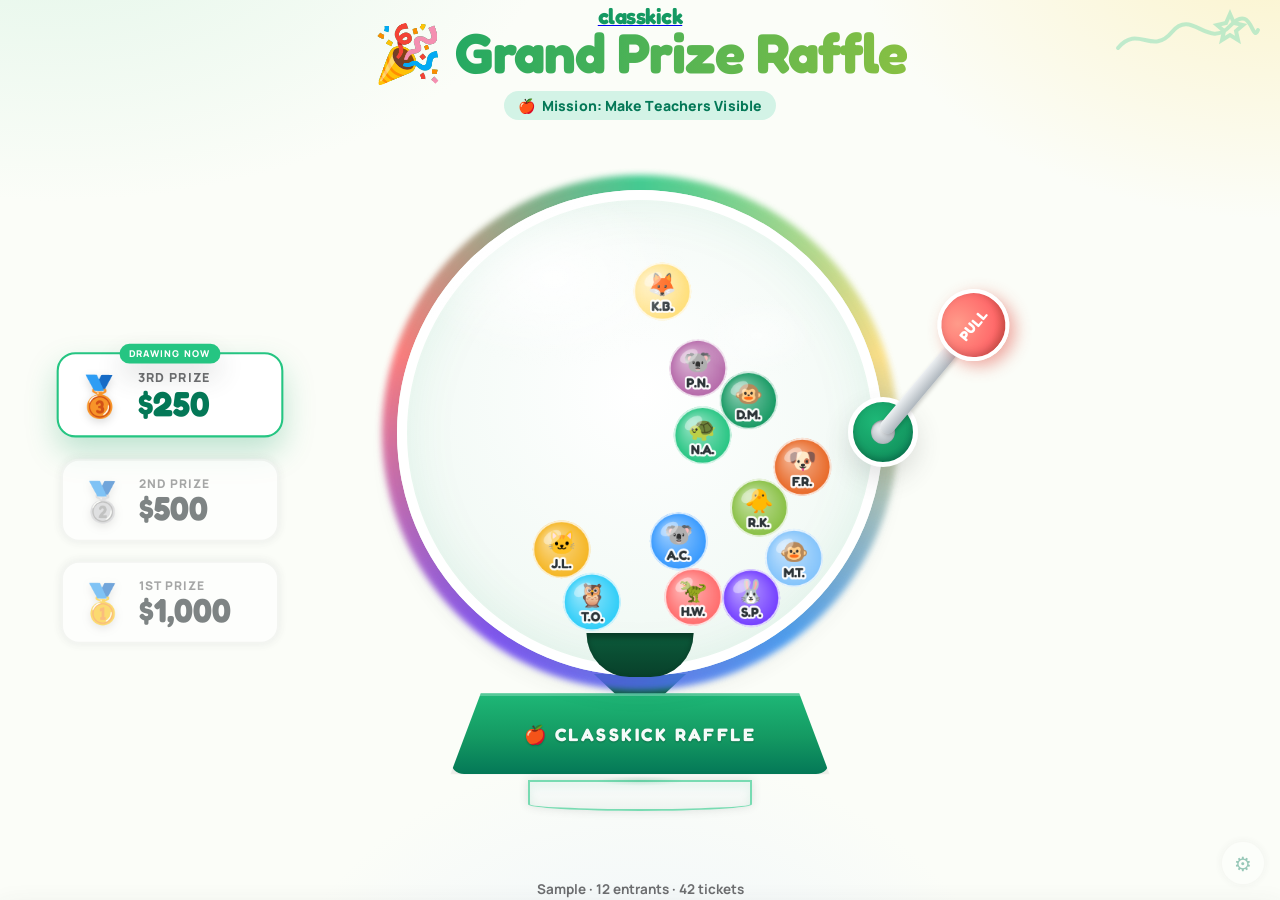
<file: raffle-picker/v2/index.html>
<!doctype html>
<html lang="en">
  <head>
    <meta charset="utf-8" />
    <meta name="viewport" content="width=device-width, initial-scale=1" />
    <title>Grand Prize Raffle</title>
    <link rel="preconnect" href="https://fonts.googleapis.com" />
    <link rel="preconnect" href="https://fonts.gstatic.com" crossorigin />
    <link
      href="https://fonts.googleapis.com/css2?family=Fredoka:wght@500;600;700&family=Manrope:wght@500;600;700;800&display=swap"
      rel="stylesheet"
    />
    <style>
      :root {
        --canvas: #fbfdf8;
        --card: #ffffff;
        --green-100: #d3f3e6;
        --green-200: #78dbb2;
        --green-300: #25c582;
        --green-350: #12a568;
        --green-400: #149962;
        --green-500: #047857;
        --lime: #88c043;
        --yellow: #ffdf78;
        --ink: #2c3438;
        --muted: #6d6e70;
        --coral: #ff6b6b;
        --orange: #e86826;
        --azure: #3498fe;
        --pastel-blue: #82c3fb;
        --violet: #723dff;
        --purple: #b568a9;
        --cyan: #2dcdf8;
        --border: #e5e5e5;
        --divider: #eef0ee;
        --shadow-card: 0 0 8px 1px rgba(64, 67, 69, 0.13);
        --shadow-lift: 0 12px 26px rgba(64, 67, 69, 0.16);
        --gold: #f5b521;
        --silver: #aab3bd;
        --bronze: #cd8a4f;
      }
      * {
        box-sizing: border-box;
      }
      html,
      body {
        margin: 0;
        height: 100%;
      }
      html {
        scroll-behavior: smooth;
      }
      body {
        font-family: "Manrope", system-ui, sans-serif;
        color: var(--ink);
        background:
          radial-gradient(900px 520px at 4% -10%, #e3f6e9 0%, transparent 56%),
          radial-gradient(820px 560px at 100% -8%, #fbf3c9 0%, transparent 52%),
          radial-gradient(700px 700px at 50% 130%, #e9f1fb 0%, transparent 60%),
          var(--canvas);
        background-attachment: fixed;
        min-height: 100%;
        overflow: hidden;
      }
      button {
        font-family: inherit;
      }

      /* audience view: fills exactly one screen (operator controls sit below) */
      .app {
        height: 100vh;
        display: flex;
        flex-direction: column;
        padding: clamp(10px, 1.8vh, 22px) clamp(14px, 3vw, 40px) 0;
        position: relative;
      }
      /* subtle gear that summons the controls overlay */
      .gear {
        position: fixed;
        right: 16px;
        bottom: 16px;
        z-index: 81;
        width: 42px;
        height: 42px;
        border-radius: 50%;
        border: none;
        cursor: pointer;
        background: rgba(255, 255, 255, 0.9);
        box-shadow: var(--shadow-card);
        font-size: 20px;
        color: var(--green-500);
        opacity: 0.4;
        transition:
          opacity 0.2s,
          transform 0.2s;
      }
      .gear:hover {
        opacity: 1;
        transform: scale(1.08);
      }
      .gear:focus-visible {
        opacity: 1;
        outline: 3px solid var(--green-200);
        outline-offset: 2px;
      }
      /* operator controls: hidden overlay, slides up from the bottom */
      .controls {
        position: fixed;
        left: 0;
        right: 0;
        bottom: 0;
        z-index: 80;
        display: flex;
        flex-direction: column;
        align-items: center;
        gap: 12px;
        padding: 14px clamp(14px, 3vw, 40px) 18px;
        background: rgba(255, 255, 255, 0.97);
        backdrop-filter: blur(10px);
        border-top: 1px solid var(--divider);
        box-shadow: 0 -10px 30px rgba(64, 67, 69, 0.16);
        transform: translateY(115%);
        transition: transform 0.32s cubic-bezier(0.2, 0.9, 0.3, 1);
      }
      .controls.open {
        transform: translateY(0);
      }
      .controls-title {
        display: flex;
        align-items: center;
        gap: 10px;
        width: 100%;
        max-width: 920px;
        font-family: "Fredoka", sans-serif;
        font-weight: 600;
        font-size: 14px;
        letter-spacing: 0.3px;
        color: var(--muted);
      }
      .controls-title .ctrl-hint {
        font-family: "Manrope", sans-serif;
        font-weight: 700;
        font-size: 12.5px;
        color: var(--orange);
      }
      .ctrl-close {
        margin-left: auto;
        border: none;
        cursor: pointer;
        width: 28px;
        height: 28px;
        border-radius: 50%;
        background: var(--green-100);
        color: var(--green-500);
        font-weight: 800;
        font-size: 13px;
      }
      .ctrl-close:hover {
        background: var(--green-200);
      }

      /* faint brand scribble top-right */
      .corner-scrib {
        position: absolute;
        top: 6px;
        right: 18px;
        width: 150px;
        height: 60px;
        opacity: 0.45;
        pointer-events: none;
        z-index: 0;
      }
      .corner-scrib path {
        fill: none;
        stroke: var(--green-200);
        stroke-width: 4;
        stroke-linecap: round;
      }
      @media (max-width: 720px) {
        .corner-scrib {
          display: none;
        }
      }

      /* ---------- Header ---------- */
      .head {
        display: flex;
        align-items: center;
        justify-content: center;
        gap: 6px;
        flex-direction: column;
        text-align: center;
        flex: none;
        z-index: 2;
      }
      .brand {
        line-height: 0;
        margin-bottom: 0;
      }
      .brand img {
        height: 22px;
        width: auto;
        display: block;
      }
      .brand .wordmark {
        font-family: "Fredoka", sans-serif;
        font-weight: 700;
        font-size: 22px;
        color: var(--green-400);
        letter-spacing: -0.5px;
      }
      .title {
        font-family: "Fredoka", sans-serif;
        font-weight: 700;
        font-size: clamp(30px, 4.6vw, 56px);
        line-height: 1.02;
        letter-spacing: -1px;
        margin: 0;
        background: linear-gradient(96deg, var(--green-350), var(--lime));
        -webkit-background-clip: text;
        background-clip: text;
        color: transparent;
      }
      .title .spark {
        display: inline-block;
        -webkit-text-fill-color: initial;
        color: initial;
        animation: bob 2.6s ease-in-out infinite;
      }
      .subtitle {
        display: inline-flex;
        align-items: center;
        gap: 7px;
        margin: 4px 0 0;
        color: var(--green-500);
        background: var(--green-100);
        font-weight: 800;
        font-size: clamp(11px, 1.3vw, 14px);
        letter-spacing: 0.1px;
        padding: 5px 14px;
        border-radius: 999px;
      }

      /* ---------- Prize rail (vertical, beside the wheel) ---------- */
      .rail {
        position: absolute;
        left: clamp(8px, 1.8vw, 36px);
        top: 50%;
        transform: translateY(-50%);
        display: flex;
        flex-direction: column;
        align-items: stretch;
        gap: clamp(12px, 2.2vh, 22px);
        width: clamp(186px, 17vw, 248px);
        z-index: 4;
      }
      .prize {
        position: relative;
        display: flex;
        align-items: center;
        gap: 13px;
        background: var(--card);
        border: 2px solid var(--divider);
        border-radius: 18px;
        padding: 14px 18px 14px 16px;
        box-shadow: var(--shadow-card);
        width: 100%;
        transition:
          transform 0.25s,
          border-color 0.25s,
          box-shadow 0.25s,
          opacity 0.25s;
        opacity: 0.6;
      }
      .prize .medal {
        font-size: 38px;
        line-height: 1;
        filter: drop-shadow(0 3px 4px rgba(0, 0, 0, 0.14));
      }
      .prize .amt {
        font-family: "Fredoka", sans-serif;
        font-weight: 700;
        font-size: clamp(26px, 2.6vw, 36px);
        color: var(--ink);
        line-height: 1;
      }
      .prize .plc {
        font-weight: 800;
        font-size: 12px;
        color: var(--muted);
        text-transform: uppercase;
        letter-spacing: 1px;
      }
      .prize .who {
        font-weight: 800;
        font-size: 14px;
        color: var(--green-500);
        max-width: 100%;
        white-space: nowrap;
        overflow: hidden;
        text-overflow: ellipsis;
      }
      .prize.active .amt {
        color: var(--green-500);
      }
      .prize.active {
        opacity: 1;
        border-color: var(--green-300);
        transform: translateY(-3px) scale(1.04);
        box-shadow: 0 14px 30px rgba(20, 153, 98, 0.26);
      }
      .prize.active::after {
        content: "DRAWING NOW";
        position: absolute;
        top: -10px;
        left: 50%;
        transform: translateX(-50%);
        background: var(--green-300);
        color: #fff;
        font-size: 9px;
        font-weight: 800;
        letter-spacing: 1px;
        padding: 3px 9px;
        border-radius: 999px;
        white-space: nowrap;
        box-shadow: var(--shadow-lift);
      }
      .prize.done {
        opacity: 1;
        border-color: var(--green-200);
        background: linear-gradient(180deg, #fff, #f5fbf7);
      }
      .prize.done .check {
        position: absolute;
        top: -9px;
        right: -7px;
        width: 22px;
        height: 22px;
        border-radius: 50%;
        background: var(--green-300);
        color: #fff;
        display: grid;
        place-items: center;
        font-size: 13px;
        font-weight: 800;
        box-shadow: var(--shadow-lift);
      }

      /* ---------- Wheel stage ---------- */
      .stage {
        flex: 1;
        display: grid;
        place-items: center;
        position: relative;
        min-height: 0;
        margin-top: clamp(6px, 1.4vh, 16px);
        z-index: 1;
      }
      /* ===== lotto ball machine (v2 mechanism) ===== */
      .machine {
        position: relative;
        width: min(54vh, 42vw);
        display: flex;
        flex-direction: column;
        align-items: center;
      }
      .dome {
        position: relative;
        width: 100%;
        aspect-ratio: 1;
        z-index: 2;
      }
      /* brand conic halo behind the glass, same family as v1's wheel */
      .dome::before {
        content: "";
        position: absolute;
        inset: -3%;
        border-radius: 50%;
        background: conic-gradient(
          from 0deg,
          var(--green-300),
          var(--yellow),
          var(--azure),
          var(--violet),
          var(--coral),
          var(--green-300)
        );
        filter: blur(3px);
        opacity: 0.85;
        z-index: 0;
      }
      .glass {
        position: absolute;
        inset: 0;
        border-radius: 50%;
        overflow: hidden;
        background: radial-gradient(
          circle at 50% 42%,
          #ffffff 0%,
          #f3faf6 60%,
          #e7f3ec 100%
        );
        box-shadow:
          var(--shadow-lift),
          inset 0 0 0 10px #fff,
          inset 0 0 60px rgba(20, 153, 98, 0.1);
        z-index: 1;
      }
      .glass canvas {
        position: absolute;
        inset: 0;
        width: 100%;
        height: 100%;
        display: block;
      }
      /* curved glass reflections over the chamber */
      .dome-glint {
        position: absolute;
        inset: 0;
        border-radius: 50%;
        pointer-events: none;
        z-index: 3;
        background:
          radial-gradient(
            40% 26% at 32% 18%,
            rgba(255, 255, 255, 0.85),
            transparent 70%
          ),
          radial-gradient(
            18% 12% at 74% 30%,
            rgba(255, 255, 255, 0.55),
            transparent 70%
          );
      }
      /* exit hatch at the bottom of the dome where the ball drops out */
      .hatch {
        position: absolute;
        bottom: -1px;
        left: 50%;
        transform: translateX(-50%);
        width: 22%;
        height: 9%;
        background: linear-gradient(#0c5b3b, #08402a);
        border-radius: 0 0 40% 40% / 0 0 100% 100%;
        box-shadow: inset 0 4px 6px rgba(0, 0, 0, 0.4);
        z-index: 4;
      }
      /* funnel neck from dome into the base */
      .neck {
        position: relative;
        width: 30%;
        height: clamp(14px, 2.4vh, 26px);
        margin-top: -2px;
        background: linear-gradient(#149962, #0c5b3b);
        clip-path: polygon(18% 0, 82% 0, 66% 100%, 34% 100%);
        z-index: 1;
      }
      .base {
        position: relative;
        width: 78%;
        height: clamp(46px, 9vh, 92px);
        margin-top: -2px;
        background: linear-gradient(
          #1eb877,
          var(--green-400) 55%,
          var(--green-500)
        );
        clip-path: polygon(8% 0, 92% 0, 100% 100%, 0 100%);
        border-radius: 6px 6px 14px 14px;
        box-shadow:
          var(--shadow-lift),
          inset 0 3px 0 rgba(255, 255, 255, 0.25);
        display: grid;
        place-items: center;
        z-index: 1;
      }
      .base-badge {
        font-family: "Fredoka", sans-serif;
        font-weight: 700;
        letter-spacing: 0.14em;
        color: #fff;
        font-size: clamp(11px, 1.5vw, 18px);
        text-shadow: 0 1px 2px rgba(0, 0, 0, 0.25);
        opacity: 0.96;
      }
      /* catch tray where the winning ball comes to rest */
      .tray {
        position: relative;
        width: 46%;
        height: clamp(20px, 3.4vh, 38px);
        margin-top: 6px;
        background: linear-gradient(#fff, #eef4f0);
        border: 2px solid var(--green-200);
        border-radius: 0 0 999px 999px / 0 0 60px 60px;
        box-shadow:
          var(--shadow-card),
          inset 0 6px 10px rgba(20, 153, 98, 0.1);
        z-index: 1;
      }
      .tray-cradle {
        position: absolute;
        left: 50%;
        top: -6px;
        transform: translateX(-50%);
        width: 40%;
        height: 10px;
        background: radial-gradient(
          closest-side,
          rgba(20, 153, 98, 0.18),
          transparent
        );
        border-radius: 50%;
      }

      /* side lever — a handle bolted to the dome's rim that you pull DOWN */
      .lever {
        position: absolute;
        left: 100%;
        top: 39%; /* dome's vertical centre, so the hub sits on the rim */
        transform: translateY(-50%);
        width: clamp(120px, 20vw, 220px);
        height: clamp(90px, 16vh, 160px);
        background: none;
        border: 0;
        padding: 0;
        cursor: pointer;
        z-index: 6;
      }
      /* hub bolted onto the dome's right rim — the visible attachment point */
      .lever-hub {
        position: absolute;
        left: 0;
        top: 50%;
        transform: translate(-50%, -50%);
        width: clamp(42px, 6.4vw, 70px);
        aspect-ratio: 1;
        border-radius: 50%;
        background: radial-gradient(
          circle at 38% 32%,
          #1eb877,
          var(--green-400) 60%,
          var(--green-500)
        );
        border: 5px solid #fff;
        box-shadow:
          var(--shadow-lift),
          inset 0 -3px 6px rgba(0, 0, 0, 0.2);
      }
      .lever-hub::after {
        content: "";
        position: absolute;
        inset: 30%;
        border-radius: 50%;
        background: radial-gradient(circle at 40% 35%, #eef1f3, #9aa3ab);
        box-shadow: inset 0 1px 2px rgba(0, 0, 0, 0.35);
      }
      /* the swing arm pivots at the hub and points out to the right */
      .lever-arm {
        position: absolute;
        left: 0;
        top: 50%;
        width: 80%;
        height: clamp(11px, 1.5vw, 15px);
        transform-origin: 0 50%;
        transform: translateY(-50%) rotate(-50deg); /* idle: up-and-out */
        transition: transform 0.24s cubic-bezier(0.34, 1.56, 0.64, 1);
        display: flex;
        flex-direction: row;
        align-items: center;
      }
      .lever-rod {
        height: 100%;
        flex: 1;
        background: linear-gradient(#eef1f3, #aeb6bd);
        border-radius: 999px;
        box-shadow: 0 2px 4px rgba(0, 0, 0, 0.2);
      }
      .lever-knob {
        position: relative;
        z-index: 1;
        width: clamp(42px, 6.4vw, 72px);
        height: clamp(42px, 6.4vw, 72px);
        margin-left: -6px;
        border-radius: 50%;
        background: radial-gradient(
          circle at 36% 30%,
          #ff9b8a,
          var(--coral) 60%,
          #e0483a
        );
        border: 4px solid #fff;
        box-shadow:
          0 8px 16px rgba(224, 72, 58, 0.45),
          inset 0 -4px 8px rgba(0, 0, 0, 0.2);
        display: grid;
        place-items: center;
        font-family: "Fredoka", sans-serif;
        font-weight: 700;
        font-size: clamp(10px, 1.4vw, 14px);
        letter-spacing: 0.06em;
        color: #fff;
      }
      .lever.idle .lever-knob {
        animation: leverpulse 1.8s ease-in-out infinite;
      }
      .lever:hover .lever-arm {
        transform: translateY(-50%) rotate(-40deg);
      }
      .lever.pull .lever-arm {
        transform: translateY(-50%) rotate(22deg); /* swung DOWN */
        transition: transform 0.16s cubic-bezier(0.5, 0, 0.6, 1);
      }
      .lever:disabled {
        cursor: default;
      }
      .lever:disabled .lever-knob {
        filter: saturate(0.5) brightness(0.98);
        animation: none;
      }

      /* the ball that rolls out, carrying the winner's sticker + initials */
      .outball {
        position: absolute;
        z-index: 7;
        display: flex;
        flex-direction: column;
        align-items: center;
        pointer-events: none;
      }
      .ob-face {
        width: clamp(64px, 11vh, 116px);
        height: clamp(64px, 11vh, 116px);
        border-radius: 50%;
        background: radial-gradient(
          circle at 36% 30%,
          #ffffff,
          #eaf6ef 58%,
          #d6ebe0
        );
        border: 4px solid #fff;
        box-shadow:
          var(--shadow-lift),
          inset 0 -6px 12px rgba(20, 153, 98, 0.16);
        display: grid;
        place-items: center;
        overflow: hidden;
      }
      .ob-face img {
        width: 78%;
        height: 78%;
        object-fit: contain;
      }
      .ob-face.emoji::after {
        content: attr(data-e);
        font-size: clamp(30px, 6vh, 60px);
      }
      .ob-nm {
        margin-top: 6px;
        font-family: "Fredoka", sans-serif;
        font-weight: 700;
        font-size: clamp(15px, 2.4vw, 26px);
        letter-spacing: 0.1em;
        color: var(--green-500);
        background: #fff;
        border: 2px solid var(--green-200);
        border-radius: 999px;
        padding: 2px 14px;
        box-shadow: var(--shadow-card);
        opacity: 0;
      }
      .outball.roll .ob-face {
        animation: ballspin 1.05s cubic-bezier(0.4, 0.05, 0.4, 1) forwards;
      }
      .outball.roll .ob-nm {
        animation: fadein 0.4s ease 0.9s forwards;
      }
      @keyframes ballspin {
        to {
          transform: rotate(540deg);
        }
      }
      @keyframes leverpulse {
        0%,
        100% {
          transform: scale(1);
          box-shadow:
            0 8px 16px rgba(224, 72, 58, 0.45),
            inset 0 -4px 8px rgba(0, 0, 0, 0.2),
            0 0 0 0 rgba(255, 107, 107, 0.5);
        }
        70% {
          transform: scale(1.06);
          box-shadow:
            0 8px 16px rgba(224, 72, 58, 0.45),
            inset 0 -4px 8px rgba(0, 0, 0, 0.2),
            0 0 0 14px rgba(255, 107, 107, 0);
        }
      }

      /* ---------- Status ---------- */
      .status {
        flex: none;
        text-align: center;
        margin: clamp(6px, 1.4vh, 14px) 0 0;
        color: var(--muted);
        font-weight: 700;
        font-size: 13.5px;
        z-index: 2;
        min-height: 20px;
      }
      .status .live {
        display: inline-flex;
        align-items: center;
        gap: 7px;
      }
      .dot {
        width: 9px;
        height: 9px;
        border-radius: 50%;
        background: var(--green-300);
        box-shadow: 0 0 0 0 rgba(37, 197, 130, 0.55);
        animation: pulse 1.8s infinite;
      }
      .status .warn {
        color: var(--orange);
      }

      /* ---------- Bottom bar ---------- */
      .bar {
        flex: none;
        display: flex;
        align-items: center;
        justify-content: center;
        gap: 8px;
        flex-wrap: wrap;
        max-width: 900px;
        z-index: 3;
      }
      .tool {
        display: inline-flex;
        align-items: center;
        gap: 6px;
        font-weight: 700;
        font-size: 13px;
        border: none;
        cursor: pointer;
        border-radius: 999px;
        padding: 9px 15px;
        color: var(--green-500);
        background: #fff;
        box-shadow: var(--shadow-card);
        border: 1.5px solid var(--divider);
        transition:
          transform 0.14s,
          background 0.14s,
          color 0.14s;
      }
      .tool:hover {
        transform: translateY(-2px);
        background: var(--green-100);
      }
      .tool:active {
        transform: translateY(0);
      }
      .tool:focus-visible {
        outline: 3px solid var(--green-200);
        outline-offset: 2px;
      }
      .tool.primary {
        background: var(--green-300);
        color: #fff;
        border-color: transparent;
      }
      .tool.primary:hover {
        background: var(--green-400);
      }
      .tool .ic {
        font-size: 14px;
      }
      /* prize chips (replaces the native "Drawing" dropdown) */
      .chips {
        display: inline-flex;
        gap: 4px;
        margin-left: 2px;
      }
      .chip {
        font-family: inherit;
        font-weight: 800;
        font-size: 12px;
        border: 1.5px solid var(--border);
        background: #fff;
        color: var(--muted);
        border-radius: 999px;
        padding: 3px 10px;
        cursor: pointer;
        transition:
          background 0.15s,
          color 0.15s,
          border-color 0.15s;
      }
      .chip:hover:not(:disabled) {
        border-color: var(--green-300);
        color: var(--green-500);
      }
      .chip.on {
        background: var(--green-300);
        color: #fff;
        border-color: transparent;
      }
      .chip.done {
        background: var(--green-100);
        color: var(--green-500);
        border-color: var(--green-200);
      }
      .chip.done:hover {
        border-color: var(--coral);
        color: var(--coral);
      }
      .chip:focus-visible {
        outline: 3px solid var(--green-200);
        outline-offset: 2px;
      }

      /* ---------- Settings panel ---------- */
      .panel {
        position: fixed;
        left: 50%;
        top: 50%;
        transform: translate(-50%, calc(-50% + 16px));
        width: min(620px, 94vw);
        background: var(--card);
        border-radius: 20px;
        box-shadow: 0 30px 70px rgba(0, 0, 0, 0.28);
        border: 1px solid var(--divider);
        padding: 22px 24px;
        z-index: 95;
        display: none;
        opacity: 0;
        transition:
          opacity 0.25s,
          transform 0.25s;
      }
      .panel.open {
        display: block;
        opacity: 1;
        transform: translate(-50%, -50%);
      }
      .panel h2 {
        font-family: "Fredoka", sans-serif;
        font-weight: 700;
        font-size: 19px;
        margin: 0 0 3px;
      }
      .panel p {
        margin: 0 0 14px;
        color: var(--muted);
        font-size: 13.5px;
        font-weight: 600;
      }
      .panel p b {
        color: var(--green-400);
      }
      .field {
        display: block;
        margin-bottom: 13px;
      }
      .field label {
        display: block;
        font-weight: 800;
        font-size: 12px;
        margin-bottom: 6px;
        text-transform: uppercase;
        letter-spacing: 0.6px;
        color: var(--ink);
      }
      .field input,
      .field select {
        width: 100%;
        font-family: inherit;
        font-size: 14.5px;
        font-weight: 600;
        color: var(--ink);
        border: 2px solid var(--border);
        border-radius: 11px;
        padding: 10px 13px;
        background: #fcfdfc;
        transition: border-color 0.15s;
      }
      .field input:focus,
      .field select:focus {
        outline: none;
        border-color: var(--green-300);
      }
      .cols {
        display: grid;
        grid-template-columns: 1fr 1fr 1fr;
        gap: 11px;
      }
      @media (max-width: 520px) {
        .cols {
          grid-template-columns: 1fr;
        }
      }
      .hint {
        font-size: 12px;
        color: var(--muted);
        font-weight: 600;
        margin-top: 6px;
      }

      /* ---------- Overlays (winner card / podium / wall) ---------- */
      .scrim {
        position: fixed;
        inset: 0;
        z-index: 50;
        display: none;
        align-items: center;
        justify-content: center;
        padding: 24px;
        background: rgba(34, 42, 46, 0.42);
        backdrop-filter: blur(9px) saturate(1.1);
        -webkit-backdrop-filter: blur(9px) saturate(1.1);
      }
      .scrim.show {
        display: flex;
        animation: fadein 0.3s ease;
      }

      /* winner card */
      .wincard {
        position: relative;
        width: min(600px, 94vw);
        background: var(--card);
        border-radius: 36px;
        padding: 44px 44px 36px;
        text-align: center;
        box-shadow: 0 30px 70px rgba(0, 0, 0, 0.32);
        border: 1px solid #fff;
        transform: scale(0.7);
        opacity: 0;
      }
      .wincard.in {
        animation: springin 0.62s cubic-bezier(0.18, 1.5, 0.4, 1) forwards;
      }
      .wincard .ribbon {
        display: inline-flex;
        align-items: center;
        gap: 10px;
        background: var(--green-100);
        color: var(--green-500);
        font-weight: 800;
        font-size: clamp(16px, 2.2vw, 20px);
        letter-spacing: 0.3px;
        padding: 10px 22px;
        border-radius: 999px;
      }
      .wincard .ribbon .m {
        font-size: 26px;
      }
      .wincard .ava {
        width: clamp(150px, 26vw, 200px);
        height: clamp(150px, 26vw, 200px);
        margin: 26px auto 6px;
        border-radius: 50%;
        border: 6px solid #fff;
        display: grid;
        place-items: center;
        background: #eef7f0;
        box-shadow: var(--shadow-lift);
        overflow: hidden;
        opacity: 0;
      }
      .wincard .ava img {
        width: 100%;
        height: 100%;
        object-fit: contain;
        padding: 14%;
      }
      .wincard .ava.emoji {
        font-size: 100px;
      }
      .wincard.in .ava {
        animation: popava 0.5s cubic-bezier(0.2, 1.6, 0.4, 1) 0.22s forwards;
      }
      .wincard .nm {
        font-family: "Fredoka", sans-serif;
        font-weight: 700;
        font-size: clamp(32px, 5.4vw, 52px);
        line-height: 1.06;
        letter-spacing: 0.12em;
        color: var(--ink);
        margin: 12px 6px 2px;
        overflow-wrap: anywhere;
        opacity: 0;
      }
      .wincard.in .nm {
        animation: rise 0.45s ease 0.38s forwards;
      }
      .wincard .cap {
        font-weight: 800;
        color: var(--green-400);
        font-size: clamp(16px, 2.2vw, 20px);
        margin-top: 12px;
        opacity: 0;
      }
      .wincard.in .cap {
        animation: rise 0.45s ease 0.5s forwards;
      }
      .wincard .subemail {
        font-weight: 700;
        color: var(--muted);
        font-size: clamp(13px, 1.7vw, 16px);
        margin-top: 4px;
        letter-spacing: 0.2px;
        opacity: 0;
      }
      .wincard.in .subemail {
        animation: rise 0.45s ease 0.46s forwards;
      }
      .podcard .eml {
        font-weight: 700;
        font-size: clamp(10px, 1.2vw, 12.5px);
        color: var(--muted);
        opacity: 0.95;
        overflow-wrap: anywhere;
      }
      .p1 .podcard .eml {
        color: rgba(255, 255, 255, 0.85);
      }
      .wcard .meta .eml {
        font-weight: 700;
        font-size: 12px;
        color: var(--muted);
        overflow-wrap: anywhere;
      }
      .wincard .acts {
        display: flex;
        gap: 10px;
        justify-content: center;
        margin-top: 22px;
        opacity: 0;
      }
      .wincard.in .acts {
        animation: rise 0.45s ease 0.6s forwards;
      }
      .btn {
        font-family: "Manrope", sans-serif;
        font-weight: 800;
        font-size: 15px;
        border: none;
        cursor: pointer;
        border-radius: 999px;
        padding: 13px 24px;
        transition:
          transform 0.14s,
          background 0.14s,
          box-shadow 0.14s;
      }
      .btn:focus-visible {
        outline: 3px solid var(--green-200);
        outline-offset: 2px;
      }
      .btn-go {
        background: var(--green-300);
        color: #fff;
        box-shadow: var(--shadow-lift);
      }
      .btn-go:hover {
        transform: translateY(-2px);
        background: var(--green-400);
      }
      .btn-ghost {
        background: #fff;
        color: var(--muted);
        box-shadow: inset 0 0 0 2px var(--border);
      }
      .btn-ghost:hover {
        transform: translateY(-2px);
        color: var(--coral);
        box-shadow: inset 0 0 0 2px var(--coral);
      }

      /* podium */
      .podium-screen {
        position: fixed;
        inset: 0;
        z-index: 48;
        display: none;
        flex-direction: column;
        align-items: center;
        justify-content: center;
        gap: 18px;
        padding: 30px;
        background:
          radial-gradient(900px 520px at 4% -10%, #e3f6e9 0%, transparent 56%),
          radial-gradient(820px 560px at 100% -8%, #fbf3c9 0%, transparent 52%),
          var(--canvas);
        overflow: hidden;
      }
      .podium-screen.show {
        display: flex;
        animation: fadein 0.35s ease;
      }
      .pod-glow {
        position: absolute;
        inset: 0;
        z-index: 0;
        pointer-events: none;
        overflow: hidden;
      }
      .pod-glow span {
        position: absolute;
        border-radius: 50%;
        filter: blur(46px);
        opacity: 0.5;
        animation: drift 11s ease-in-out infinite;
      }
      .pod-head {
        position: relative;
        z-index: 2;
        text-align: center;
      }
      .pod-head h1 {
        font-family: "Fredoka", sans-serif;
        font-weight: 700;
        font-size: clamp(34px, 6vw, 66px);
        margin: 0;
        letter-spacing: -1px;
        background: linear-gradient(96deg, var(--green-350), var(--lime));
        -webkit-background-clip: text;
        background-clip: text;
        color: transparent;
      }
      .pod-head .conf-emoji {
        font-size: clamp(30px, 5vw, 48px);
        display: inline-block;
        animation: bob 2.4s ease-in-out infinite;
      }
      .podium {
        position: relative;
        z-index: 2;
        display: grid;
        grid-template-columns: 1fr 1.18fr 1fr;
        align-items: end;
        gap: clamp(12px, 2.4vw, 26px);
        width: min(880px, 94vw);
      }
      .pod {
        position: relative;
        opacity: 0;
        transform: translateY(26px) scale(0.92);
      }
      .pod.in {
        animation: popUp 0.65s cubic-bezier(0.22, 1.4, 0.4, 1) forwards;
      }
      .pod .crown {
        position: absolute;
        top: -26px;
        left: 50%;
        transform: translateX(-50%);
        font-size: 34px;
        z-index: 3;
        filter: drop-shadow(0 5px 6px rgba(0, 0, 0, 0.18));
        /* crownBob keeps the -50% centering while bobbing (plain bob would drop it) */
        animation: crownBob 2.6s ease-in-out infinite;
      }
      @keyframes crownBob {
        0%,
        100% {
          transform: translate(-50%, 0);
        }
        50% {
          transform: translate(-50%, -6px);
        }
      }
      .podcard {
        display: flex;
        flex-direction: column;
        align-items: center;
        gap: 8px;
        text-align: center;
        background: var(--card);
        border: 1px solid var(--divider);
        border-radius: 24px;
        padding: 30px 14px 18px;
        box-shadow: var(--shadow-card);
      }
      .podcard .ava {
        width: clamp(60px, 9vw, 92px);
        height: clamp(60px, 9vw, 92px);
        border-radius: 50%;
        border: 4px solid #fff;
        background: #eef7f0;
        display: grid;
        place-items: center;
        overflow: hidden;
        box-shadow: var(--shadow-lift);
      }
      .podcard .ava img {
        width: 100%;
        height: 100%;
        object-fit: contain;
        padding: 13%;
      }
      .podcard .ava.emoji {
        font-size: 40px;
      }
      .podcard .nm {
        font-family: "Fredoka", sans-serif;
        font-weight: 700;
        font-size: clamp(15px, 1.9vw, 20px);
        color: var(--ink);
        line-height: 1.12;
        letter-spacing: 0.1em;
        overflow-wrap: anywhere;
      }
      .podcard .plc {
        font-weight: 800;
        font-size: 12px;
        text-transform: uppercase;
        letter-spacing: 1px;
        color: var(--muted);
      }
      .podcard .amt {
        font-family: "Fredoka", sans-serif;
        font-weight: 700;
        font-size: clamp(18px, 2.5vw, 26px);
        color: var(--green-500);
      }
      .p1 .podcard {
        min-height: 230px;
        padding: 38px 16px 22px;
        color: #fff;
        border-color: transparent;
        background: linear-gradient(165deg, #34cf90, var(--green-400));
        box-shadow: 0 18px 40px rgba(20, 153, 98, 0.4);
      }
      .p1 .podcard .nm,
      .p1 .podcard .amt {
        color: #fff;
      }
      .p1 .podcard .plc {
        color: rgba(255, 255, 255, 0.85);
      }
      .p1 .podcard .ava {
        border-color: rgba(255, 255, 255, 0.92);
      }
      .p2 .podcard {
        min-height: 188px;
      }
      .p3 .podcard {
        min-height: 160px;
      }
      .pod-foot {
        position: relative;
        z-index: 2;
        text-align: center;
        display: flex;
        flex-direction: column;
        align-items: center;
        gap: 14px;
      }
      .collect {
        font-weight: 800;
        font-size: clamp(15px, 2vw, 19px);
        color: var(--ink);
        background: #fff;
        border: 2px dashed var(--green-200);
        border-radius: 16px;
        padding: 12px 22px;
        box-shadow: var(--shadow-card);
      }
      .collect .ic {
        color: var(--green-400);
      }

      /* winners wall fullscreen */
      .wall-screen {
        position: fixed;
        inset: 0;
        z-index: 55;
        display: none;
        flex-direction: column;
        padding: clamp(20px, 4vh, 46px) clamp(18px, 5vw, 60px);
        overflow: auto;
        background:
          radial-gradient(900px 520px at 4% -10%, #e3f6e9 0%, transparent 56%),
          radial-gradient(820px 560px at 100% -8%, #fbf3c9 0%, transparent 52%),
          var(--canvas);
      }
      .wall-screen.show {
        display: flex;
        animation: fadein 0.3s ease;
      }
      .wall-top {
        display: flex;
        align-items: center;
        justify-content: space-between;
        gap: 16px;
        margin-bottom: 24px;
        flex-wrap: wrap;
      }
      .wall-top h1 {
        font-family: "Fredoka", sans-serif;
        font-weight: 700;
        font-size: clamp(28px, 4.4vw, 46px);
        margin: 0;
        letter-spacing: -0.5px;
        color: var(--ink);
      }
      .wall-top h1 .t {
        font-size: 0.8em;
      }
      .wall-actions {
        display: flex;
        gap: 10px;
        align-items: center;
      }
      .run {
        background: var(--card);
        border: 1px solid var(--divider);
        border-radius: 22px;
        padding: 18px 20px;
        box-shadow: var(--shadow-card);
        margin-bottom: 18px;
      }
      .run-head {
        display: flex;
        align-items: center;
        justify-content: space-between;
        gap: 12px;
        flex-wrap: wrap;
        margin-bottom: 14px;
      }
      .run .when {
        font-weight: 800;
        font-size: 13px;
        color: var(--muted);
        text-transform: uppercase;
        letter-spacing: 0.8px;
      }
      .run-replay {
        padding: 8px 16px;
        font-size: 13px;
      }
      .run-grid {
        display: grid;
        grid-template-columns: repeat(3, 1fr);
        gap: 14px;
      }
      @media (max-width: 640px) {
        .run-grid {
          grid-template-columns: 1fr;
        }
      }
      .wcard {
        display: flex;
        align-items: center;
        gap: 13px;
        background: #fbfdfb;
        border: 1px solid var(--divider);
        border-radius: 16px;
        padding: 12px 14px;
      }
      .wcard .medal {
        font-size: 26px;
        flex: none;
      }
      .wcard .ava {
        width: 46px;
        height: 46px;
        border-radius: 50%;
        border: 3px solid #fff;
        background: #eef7f0;
        flex: none;
        display: grid;
        place-items: center;
        overflow: hidden;
        box-shadow: var(--shadow-lift);
      }
      .wcard .ava img {
        width: 100%;
        height: 100%;
        object-fit: contain;
        padding: 12%;
      }
      .wcard .ava.emoji {
        font-size: 22px;
      }
      .wcard .meta {
        min-width: 0;
      }
      .wcard .meta .nm {
        font-weight: 800;
        font-size: 15px;
        color: var(--ink);
        line-height: 1.15;
        overflow-wrap: anywhere;
      }
      .wcard .meta .amt {
        font-family: "Fredoka", sans-serif;
        font-weight: 700;
        font-size: 15px;
        color: var(--green-500);
      }
      .wall-empty {
        margin: auto;
        text-align: center;
        color: var(--muted);
        font-weight: 700;
      }
      .wall-empty .big {
        font-size: 46px;
        animation: bob 2.6s ease-in-out infinite;
      }

      /* bottom previous-winners strip */
      .strip {
        position: static;
        z-index: 30;
        background: rgba(255, 255, 255, 0.92);
        backdrop-filter: blur(8px);
        border-top: 1px solid var(--divider);
        padding: 9px 16px;
        display: none;
        align-items: center;
        gap: 14px;
        justify-content: center;
        flex-wrap: wrap;
        font-size: 12.5px;
        font-weight: 700;
      }
      .strip.show {
        display: flex;
      }
      .strip .lbl {
        color: var(--muted);
        text-transform: uppercase;
        letter-spacing: 0.8px;
        font-size: 11px;
      }
      .strip .chip {
        display: inline-flex;
        align-items: center;
        gap: 6px;
        background: #fff;
        border: 1px solid var(--divider);
        border-radius: 999px;
        padding: 4px 11px;
        color: var(--green-600, #0a7);
      }
      .strip .chip .m {
        font-size: 14px;
      }
      .strip .link {
        color: var(--green-400);
        cursor: pointer;
        text-decoration: underline;
        text-underline-offset: 2px;
      }
      .strip .link.danger {
        color: var(--coral);
      }

      canvas#confetti {
        position: fixed;
        inset: 0;
        pointer-events: none;
        z-index: 70;
      }

      /* empty / error note */
      .note {
        position: absolute;
        inset: 0;
        display: grid;
        place-items: center;
        z-index: 4;
        text-align: center;
        padding: 24px;
      }
      .note .inner {
        background: rgba(255, 255, 255, 0.9);
        border-radius: 22px;
        padding: 26px 28px;
        box-shadow: var(--shadow-card);
        max-width: 420px;
      }
      .note .big {
        font-size: 42px;
      }
      .note h3 {
        font-family: "Fredoka", sans-serif;
        font-weight: 700;
        margin: 8px 0 4px;
        font-size: 20px;
      }
      .note p {
        margin: 0;
        color: var(--muted);
        font-weight: 600;
        font-size: 13.5px;
      }
      .note.err h3 {
        color: var(--coral);
      }

      @keyframes bob {
        0%,
        100% {
          transform: translateY(0);
        }
        50% {
          transform: translateY(-6px);
        }
      }
      @keyframes hubpulse {
        0%,
        100% {
          box-shadow:
            0 10px 22px rgba(20, 153, 98, 0.45),
            inset 0 -5px 10px rgba(0, 0, 0, 0.16),
            0 0 0 0 rgba(37, 197, 130, 0.5);
        }
        70% {
          box-shadow:
            0 10px 22px rgba(20, 153, 98, 0.45),
            inset 0 -5px 10px rgba(0, 0, 0, 0.16),
            0 0 0 22px rgba(37, 197, 130, 0);
        }
      }
      @keyframes pulse {
        0% {
          box-shadow: 0 0 0 0 rgba(37, 197, 130, 0.55);
        }
        70% {
          box-shadow: 0 0 0 9px rgba(37, 197, 130, 0);
        }
        100% {
          box-shadow: 0 0 0 0 rgba(37, 197, 130, 0);
        }
      }
      @keyframes fadein {
        from {
          opacity: 0;
        }
        to {
          opacity: 1;
        }
      }
      @keyframes springin {
        to {
          transform: scale(1);
          opacity: 1;
        }
      }
      @keyframes popava {
        from {
          transform: scale(0.4);
          opacity: 0;
        }
        to {
          transform: scale(1);
          opacity: 1;
        }
      }
      @keyframes rise {
        from {
          transform: translateY(12px);
          opacity: 0;
        }
        to {
          transform: translateY(0);
          opacity: 1;
        }
      }
      @keyframes popUp {
        to {
          opacity: 1;
          transform: none;
        }
      }
      @keyframes drift {
        0%,
        100% {
          transform: translate(0, 0);
        }
        50% {
          transform: translate(40px, -30px);
        }
      }
      .crown {
        will-change: transform;
      }

      @media (prefers-reduced-motion: reduce) {
        * {
          animation-duration: 0.001ms !important;
          animation-iteration-count: 1 !important;
        }
        .lever.idle .lever-knob {
          animation: none;
        }
        .pod {
          opacity: 1;
          transform: none;
        }
      }
      @media (max-width: 1024px) {
        /* narrow screens: rail back to a horizontal row above the wheel */
        .rail {
          position: static;
          transform: none;
          flex-direction: row;
          flex-wrap: wrap;
          justify-content: center;
          width: auto;
          margin: clamp(8px, 1.6vh, 16px) 0 0;
        }
        .prize {
          width: auto;
          min-width: 128px;
        }
        .stage {
          display: flex;
          flex-direction: column;
          align-items: center;
          justify-content: center;
          margin-top: clamp(10px, 2vh, 20px);
        }
        .machine {
          width: min(48vh, 70vw);
        }
        .lever {
          width: clamp(96px, 26vw, 180px);
        }
      }
      @media (max-width: 720px) {
        .prize {
          min-width: 120px;
          padding: 7px 12px;
        }
      }
    </style>
  </head>
  <body>
    <canvas id="confetti"></canvas>

    <div class="app">
      <svg class="corner-scrib" viewBox="0 0 150 60" aria-hidden="true">
        <path
          d="M6 42 C 26 18, 40 50, 60 26 S 96 44, 118 20 S 140 38, 146 24"
        />
        <path
          d="M118 8 l 4 9 9 2 -7 6 2 9 -8 -5 -8 5 2 -9 -7 -6 9 -2 z"
          stroke-width="3"
        />
      </svg>

      <header class="head">
        <a
          class="brand"
          href="https://classkick.com"
          target="_blank"
          rel="noopener"
        >
          <img
            src="https://classkick.com/images/dfs.svg"
            alt="Classkick"
            onerror="
              this.outerHTML =
                '<span class=&quot;wordmark&quot;>classkick</span>'
            "
          />
        </a>
        <h1 class="title"><span class="spark">🎉</span> Grand Prize Raffle</h1>
        <p class="subtitle"><span>🍎</span> Mission: Make Teachers Visible</p>
      </header>

      <div class="stage">
        <div class="rail" id="rail"></div>
        <div class="machine" id="machine">
          <div class="dome" id="dome">
            <div class="glass">
              <canvas id="ballCanvas" width="640" height="640"></canvas>
            </div>
            <div class="dome-glint"></div>
            <div class="hatch"></div>
            <div class="note" id="note" style="display: none">
              <div class="inner">
                <div class="big">🫧</div>
                <h3>No entrants yet</h3>
                <p>Connect your sheet in Settings.</p>
              </div>
            </div>
          </div>
          <div class="neck"><span class="chute-lip"></span></div>
          <div class="base">
            <span class="base-badge">🍎 CLASSKICK RAFFLE</span>
          </div>
          <div class="tray" id="tray"><span class="tray-cradle"></span></div>
          <button
            class="lever idle"
            id="drawLever"
            aria-label="Pull the lever to draw a winner"
          >
            <span class="lever-hub"></span>
            <span class="lever-arm">
              <span class="lever-rod"></span>
              <span class="lever-knob">PULL</span>
            </span>
          </button>
        </div>
      </div>

      <div class="status" id="status"></div>
    </div>

    <!-- operator controls: hidden overlay, toggled with the gear or the C key -->
    <button
      class="gear"
      id="gearBtn"
      title="Operator controls (press C)"
      aria-label="Operator controls"
    >
      ⚙
    </button>
    <div class="controls" id="controls">
      <div class="controls-title">
        <span>⚙️ Operator controls</span>
        <span class="ctrl-hint" id="ctrlHint"></span>
        <button class="ctrl-close" id="ctrlClose" aria-label="Close controls">
          ✕
        </button>
      </div>
      <div class="bar">
        <button class="tool primary" id="spinBtn2">
          <span class="ic">🎯</span> Draw
        </button>
        <button class="tool" id="settingsBtn">
          <span class="ic">⚙️</span> Settings
        </button>
        <span class="tool" id="prizeWrap">
          <span class="ic">🏷️</span> Drawing:
          <span id="prizeChips" class="chips"></span>
        </span>
        <button class="tool" id="wallBtn">
          <span class="ic">🏆</span> View all winners
        </button>
        <button
          class="tool"
          id="exportBtn"
          title="Download a CSV of winners with full name + email (operator only, never shown on screen)"
        >
          <span class="ic">⬇️</span> Download winners
        </button>
        <button class="tool" id="fsBtn">
          <span class="ic">⛶</span> Fullscreen
        </button>
        <button class="tool" id="muteBtn">
          <span class="ic">🔊</span> Sound
        </button>
        <button class="tool" id="resetBtn">
          <span class="ic">↺</span> Start over
        </button>
      </div>
      <div class="strip" id="strip"></div>
    </div>

    <!-- settings -->
    <div class="panel" id="panel">
      <h2>Connect your Google Sheet</h2>
      <p>
        Share it <b>“Anyone with the link → Viewer”</b>, or
        <b>File → Share → Publish to web</b> (one tab, CSV). Then paste the
        link.
      </p>
      <div class="field">
        <label for="urlInput">Google Sheet link</label>
        <input
          id="urlInput"
          type="text"
          placeholder="https://docs.google.com/spreadsheets/d/…"
        />
      </div>
      <div class="cols">
        <div class="field">
          <label for="colName">Name column</label
          ><select id="colName"></select>
        </div>
        <div class="field">
          <label for="colTickets">Raffle Tickets column</label
          ><select id="colTickets"></select>
        </div>
        <div class="field">
          <label for="colEmail"
            >Email column
            <span style="font-weight: 600; color: var(--muted)"
              >(optional)</span
            ></label
          ><select id="colEmail"></select>
        </div>
      </div>
      <div style="display: flex; gap: 10px">
        <button class="btn btn-go" id="loadBtn" style="flex: 1">
          ✨ Load entrants
        </button>
        <button
          class="btn btn-ghost"
          id="refreshBtn"
          title="Re-pull the latest data from the sheet"
        >
          🔄 Reload from sheet
        </button>
      </div>
      <div class="hint" id="settingsHint">
        <b>Reload from sheet</b> pulls the latest sheet edits (resets the
        current run). <b>Start over</b> just restarts the raffle with the loaded
        entrants.
      </div>
      <div
        class="field"
        style="
          margin-top: 16px;
          border-top: 1px solid var(--divider);
          padding-top: 16px;
        "
      >
        <label for="sampleSelect">Preview sample data (no sheet needed)</label>
        <select id="sampleSelect">
          <option value="12">Booth demo · 12 entrants (readable names)</option>
          <option value="100">Small crowd · 100 entrants</option>
          <option value="500">Expected turnout · 500 entrants</option>
          <option value="1500">Max / stress test · 1,500 entrants</option>
        </select>
        <div class="hint">
          Generates fake entrants (with 1–6 tickets each) to preview the machine
          at scale (shows up to 60 balls; odds always use the full count).
          Overrides any loaded sheet.
        </div>
      </div>
    </div>

    <!-- winner reveal -->
    <div class="scrim" id="winScrim">
      <div class="wincard" id="winCard"></div>
    </div>

    <!-- podium -->
    <div class="podium-screen" id="podiumScreen">
      <div class="pod-glow" id="podGlow"></div>
      <div class="pod-head">
        <h1>
          <span class="conf-emoji">🎉</span> Our Raffle Winners!
          <span class="conf-emoji">🎉</span>
        </h1>
      </div>
      <div class="podium" id="podium"></div>
      <div class="pod-foot">
        <div class="collect">
          <span class="ic">📣</span> See a Classkick team member at the booth to
          collect your prize
        </div>
        <div style="display: flex; gap: 10px">
          <button class="btn btn-go" id="podWallBtn">
            🏆 View all winners
          </button>
          <button class="btn btn-ghost" id="podResetBtn">↺ Start over</button>
        </div>
      </div>
    </div>

    <!-- winners wall -->
    <div class="wall-screen" id="wallScreen">
      <div class="wall-top">
        <h1>🏆 Raffle Winners <span class="t" id="wallCount"></span></h1>
        <div class="wall-actions">
          <button
            class="tool danger"
            id="wallClearBtn"
            style="color: var(--coral)"
          >
            <span class="ic">🗑️</span> Clear log
          </button>
          <button class="tool" id="wallCloseBtn">
            <span class="ic">✕</span> Close
          </button>
        </div>
      </div>
      <div id="wallBody"></div>
    </div>

    <!-- previous winners strip now lives inside #controls (below the fold) -->

    <script>
      /* ════════════════════════════════════════════════
   Paste your published Google Sheet link here to open
   straight to your data. Leave "" for the sample wheel.
   ════════════════════════════════════════════════ */
      const DEFAULT_SHEET_URL = "";

      const PRIZES = [
        { place: "3rd", amount: "$250", medal: "🥉" },
        { place: "2nd", amount: "$500", medal: "🥈" },
        { place: "1st", amount: "$1,000", medal: "🥇" },
      ];

      const SLICE_COLORS = [
        "#25c582",
        "#ffdf78",
        "#3498fe",
        "#723dff",
        "#e86826",
        "#88c043",
        "#ff6b6b",
        "#2dcdf8",
        "#b568a9",
        "#149962",
        "#82c3fb",
        "#f5b521",
      ];
      const CONFETTI_COLORS = [
        "#25c582",
        "#ffdf78",
        "#88c043",
        "#3498fe",
        "#ff6b6b",
        "#723dff",
        "#e86826",
        "#2dcdf8",
      ];
      const CUTE_EMOJI = [
        "🐱",
        "🐶",
        "🦊",
        "🐰",
        "🐼",
        "🐸",
        "🦄",
        "🐧",
        "🐯",
        "🐨",
        "🦁",
        "🐵",
        "🦉",
        "🐙",
        "🐢",
        "🦖",
        "🐥",
        "🐝",
      ];

      const STICKER_BASE = "https://assets.classkick.com/sticker-images/";
      const STICKERS = [
        "owl_green",
        "fox",
        "cat1",
        "cat2",
        "dog1",
        "shiba_inu",
        "bunny1",
        "bear1",
        "pig1",
        "giraffe1",
        "chicken1",
        "bird1",
        "chimpmunk",
        "squirrel_profile",
        "bunny_profile",
        "bird_profile",
        "racoon",
        "beaver",
      ];

      const SAMPLE = [
        {
          name: "Nancy Alvarez",
          tickets: 6,
          email: "nancy.alvarez@classkick.com",
        },
        { name: "Kaity Brooks", tickets: 5, email: "kaity@lincolnhigh.org" },
        { name: "Andrew Chen", tickets: 4, email: "achen@riverside.edu" },
        { name: "Sandip Patel", tickets: 3, email: "sandip.patel@gmail.com" },
        { name: "Faustino Reyes", tickets: 6, email: "freyes@classkick.com" },
        { name: "Rachel Kim", tickets: 2, email: "rachel.kim@oakwood.k12.org" },
        { name: "Hunter Walsh", tickets: 1, email: "hunterw@gmail.com" },
        { name: "Thomas Okafor", tickets: 3, email: "tokafor@school.net" },
        { name: "Priya Nair", tickets: 4, email: "priya@maplelearning.org" },
        { name: "Diego Martín", tickets: 2, email: "dmartin@escuela.mx" },
        { name: "Mei Tanaka", tickets: 5, email: "mei.tanaka@classkick.com" },
        { name: "Jordan Lee", tickets: 1, email: "jlee@hotmail.com" },
      ];

      // build a fake sample of N entrants to preview the wheel at scale
      const SAMPLE_FIRST =
        "Nancy,Kaity,Andrew,Sandip,Faustino,Rachel,Hunter,Thomas,Priya,Diego,Mei,Jordan,Aisha,Liam,Sofia,Noah,Emma,Mateo,Yuki,Omar,Grace,Leo,Zara,Ivan,Hana,Carlos,Nina,Ravi,Lena,Tariq,Maya,Owen,Freya,Kenji,Bea,Sam,Tessa,Cole,Anya,Dev".split(
          ",",
        );
      const SAMPLE_LAST =
        "Alvarez,Brooks,Chen,Patel,Reyes,Kim,Walsh,Okafor,Nair,Martin,Tanaka,Lee,Khan,Silva,Park,Rossi,Nguyen,Haddad,Costa,Singh,Owens,Vega,Ito,Bauer,Mensah,Cruz,Flores,Adeyemi,Novak,Romano".split(
          ",",
        );
      const SAMPLE_DOMAINS =
        "classkick.com,gmail.com,school.org,district.edu,k12.org,academy.net".split(
          ",",
        );
      function generateSample(n) {
        const out = [];
        for (let i = 0; i < n; i++) {
          const f = SAMPLE_FIRST[i % SAMPLE_FIRST.length];
          const l = SAMPLE_LAST[(i * 7) % SAMPLE_LAST.length];
          const r = cryptoFloat();
          const tickets =
            r < 0.4
              ? 1
              : r < 0.65
                ? 2
                : r < 0.82
                  ? 3
                  : r < 0.92
                    ? 4
                    : r < 0.97
                      ? 5
                      : 6;
          const email =
            (f + "." + l).toLowerCase() +
            (i + 1) +
            "@" +
            SAMPLE_DOMAINS[i % SAMPLE_DOMAINS.length];
          out.push({ name: f + " " + l, tickets, email });
        }
        return out;
      }

      const LS_KEY = "ck-raffle-winners-v1";

      let state = {
        url: "",
        headers: [],
        rows: [],
        map: { name: "", tickets: "", email: "" },
        live: false,
        sampleData: null, // generated large sample when previewing scale
        pool: [], // frozen entrants for the current run
        winners: [], // {place,amount,medal,name,sticker,emoji}
        prizeIndex: 0,
        pending: null,
        phase: "idle", // idle | spinning | revealing | podium
        muted: false,
      };

      const $ = (s) => document.querySelector(s);

      /* ---------- helpers (shared w/ leaderboard) ---------- */
      function numify(v) {
        if (v == null) return NaN;
        const n = parseFloat(String(v).replace(/[^0-9.\-]/g, ""));
        return isNaN(n) ? NaN : n;
      }
      function escapeHtml(s) {
        return String(s).replace(
          /[&<>"]/g,
          (c) => ({ "&": "&amp;", "<": "&lt;", ">": "&gt;", '"': "&quot;" })[c],
        );
      }
      function looksEmail(v) {
        return /\S+@\S+\.\S+/.test(String(v || ""));
      }
      function localPart(v) {
        return String(v).split("@")[0].trim();
      }
      // mask the local part so the projector never shows the full address:
      // "nancy.alvarez@classkick.com" -> "na•••@classkick.com"
      function maskEmail(v) {
        if (!looksEmail(v)) return "";
        const [loc, dom] = String(v).trim().split("@");
        const keep = Math.min(2, loc.length);
        return loc.slice(0, keep) + "•••@" + dom;
      }
      // initials only, for a no-PII public display: "Nancy Alvarez" -> "N.A.",
      // "nancy.alvarez@classkick.com" -> "N.A.", "Nic" -> "N."
      function initials(v) {
        let s = String(v || "").trim();
        if (!s) return "?";
        if (looksEmail(s)) s = localPart(s);
        const parts = s.split(/[\s._\-]+/).filter(Boolean);
        if (!parts.length) return "?";
        const first = parts[0][0];
        const last = parts.length > 1 ? parts[parts.length - 1][0] : "";
        return (first + (last ? "." + last : "") + ".").toUpperCase();
      }
      function hashStr(str, mult) {
        let h = 0;
        for (let i = 0; i < str.length; i++)
          h = (h * mult + str.charCodeAt(i)) >>> 0;
        return h;
      }
      function pickEmoji(name) {
        return CUTE_EMOJI[hashStr(name, 17) % CUTE_EMOJI.length];
      }
      function pickStickerName(name) {
        return STICKERS[hashStr(name, 23) % STICKERS.length];
      }
      function stickerUrl(n) {
        return STICKER_BASE + n + ".png";
      }
      function cryptoFloat() {
        const a = new Uint32Array(1);
        crypto.getRandomValues(a);
        return a[0] / 4294967296;
      }
      function cryptoInt(min, max) {
        return min + Math.floor(cryptoFloat() * (max - min + 1));
      }

      function parseCSV(text) {
        const rows = [];
        let row = [],
          field = "",
          q = false;
        for (let i = 0; i < text.length; i++) {
          const c = text[i];
          if (q) {
            if (c === '"') {
              if (text[i + 1] === '"') {
                field += '"';
                i++;
              } else q = false;
            } else field += c;
          } else {
            if (c === '"') q = true;
            else if (c === ",") {
              row.push(field);
              field = "";
            } else if (c === "\n") {
              row.push(field);
              rows.push(row);
              row = [];
              field = "";
            } else if (c === "\r") {
            } else field += c;
          }
        }
        if (field.length || row.length) {
          row.push(field);
          rows.push(row);
        }
        return rows.filter((r) => r.some((c) => c.trim() !== ""));
      }

      function toCsvUrl(raw) {
        raw = raw.trim();
        if (!raw) return "";
        if (/\/pub(html)?/.test(raw)) {
          const base = raw.split(/\/pub(?:html)?/)[0] + "/pub";
          const gid = (raw.match(/[#&?]gid=([0-9]+)/) || [])[1];
          return base + "?output=csv" + (gid ? "&single=true&gid=" + gid : "");
        }
        const id = (raw.match(/\/d\/(?:e\/)?([a-zA-Z0-9-_]+)/) || [])[1];
        if (!id) return raw;
        const gid = (raw.match(/[#&?]gid=([0-9]+)/) || [])[1] || "0";
        return `https://docs.google.com/spreadsheets/d/${id}/gviz/tq?tqx=out:csv&gid=${gid}`;
      }

      function guess(headers, kinds) {
        const lc = headers.map((h) => h.toLowerCase());
        for (const k of kinds) {
          const i = lc.findIndex((h) => h.includes(k));
          if (i >= 0) return headers[i];
        }
        return "";
      }
      function autoMap(headers) {
        const name =
          guess(headers, [
            "name",
            "email",
            "teacher",
            "user",
            "player",
            "who",
          ]) ||
          headers[0] ||
          "";
        const tickets =
          guess(headers, ["raffle", "ticket", "entries", "entry", "draws"]) ||
          "";
        const email = guess(headers, ["email", "mail", "e-mail"]) || "";
        return { name, tickets, email };
      }

      /* ---------- data fetch ---------- */
      async function loadFromUrl(raw) {
        const csvUrl = toCsvUrl(raw);
        setStatus(
          '<span class="live"><span class="dot"></span> Fetching your sheet…</span>',
        );
        const res = await fetch(csvUrl, { cache: "no-store" });
        if (!res.ok) throw new Error("HTTP " + res.status);
        const txt = await res.text();
        if (/^\s*</.test(txt) || /<!doctype|<html/i.test(txt.slice(0, 300)))
          throw new Error("got-html");
        const grid = parseCSV(txt);
        if (grid.length < 2) throw new Error("empty");
        const headers = grid[0].map((h) => h.trim());
        const rows = grid.slice(1).map((r) => {
          const o = {};
          headers.forEach((h, i) => (o[h] = (r[i] || "").trim()));
          return o;
        });
        state.url = raw;
        state.headers = headers;
        state.rows = rows;
        state.live = true;
        state.sampleData = null;
        const sampleSel = $("#sampleSelect");
        if (sampleSel) sampleSel.value = "12";
        state.map = autoMap(headers);
        fillSelects();
        startRun();
      }

      function fillSelects() {
        const opts = state.headers
          .map(
            (h) => `<option value="${escapeHtml(h)}">${escapeHtml(h)}</option>`,
          )
          .join("");
        $("#colName").innerHTML = opts;
        $("#colTickets").innerHTML =
          `<option value="">— auto —</option>` + opts;
        $("#colEmail").innerHTML = `<option value="">— none —</option>` + opts;
        $("#colName").value = state.map.name;
        $("#colTickets").value = state.map.tickets;
        $("#colEmail").value = state.map.email;
      }

      /* ---------- build entrant pool ---------- */
      function buildPool() {
        let data;
        if (state.live) {
          const { name, tickets, email } = state.map;
          let excluded = 0;
          data = state.rows
            .map((r) => {
              const t = numify(r[tickets]);
              const nameRaw = (r[name] || "").trim();
              let em = email && r[email] ? r[email].trim() : "";
              if (!em && looksEmail(nameRaw)) em = nameRaw;
              const display = looksEmail(nameRaw)
                ? localPart(nameRaw)
                : nameRaw;
              return { name: display, tickets: t, email: em };
            })
            .filter((e) => {
              const ok = e.name && !isNaN(e.tickets) && e.tickets >= 1;
              if (!ok) excluded++;
              return ok;
            });
          state.excluded = excluded;
        } else {
          const src = state.sampleData || SAMPLE;
          data = src.map((s) => ({
            name: s.name,
            tickets: s.tickets,
            email: s.email || "",
          }));
          state.excluded = 0;
        }
        // assign deterministic sticker per person
        data.forEach((e) => {
          e.stickerName = pickStickerName(e.name);
          e.emoji = pickEmoji(e.name);
        });
        return data;
      }

      function startRun() {
        state.pool = buildPool();
        state.winners = [];
        state.prizeIndex = 0;
        state.pending = null;
        state.phase = "idle";
        clearOutball();
        renderRail();
        renderPrizeSelect();
        renderWheel();
        renderStatus();
      }

      /* ---------- lotto ball machine ---------- */
      // The chamber renders in a fixed 640x640 canvas space (CSS-scaled to the
      // dome) so the physics constants stay screen-independent. We show up to
      // BALL_CAP balls regardless of pool size, so the look holds at any scale.
      const BALL_CAP = 60;
      const machine = {
        canvas: null,
        ctx: null,
        W: 640,
        cx: 320,
        cy: 320,
        R: 300,
        balls: [],
        churn: 0.3, // current agitation
        churnTarget: 0.3, // eased toward this each frame
        gravity: 0.2, // raised during a shuffle so balls cycle fast
        running: false,
        outball: null,
      };

      // lazy-load (and cache) one sticker image per name, so each ball can wear
      // its entrant's real Classkick sticker
      const stickerCache = new Map();
      function stickerImg(name) {
        let img = stickerCache.get(name);
        if (!img) {
          img = new Image();
          img.src = stickerUrl(name);
          stickerCache.set(name, img);
        }
        return img;
      }

      function lighten(hex, amt) {
        const c = hex.replace("#", "");
        const r = parseInt(c.slice(0, 2), 16),
          g = parseInt(c.slice(2, 4), 16),
          b = parseInt(c.slice(4, 6), 16);
        const m = (v) => Math.round(v + (255 - v) * amt);
        return `rgb(${m(r)},${m(g)},${m(b)})`;
      }

      // One ball per entrant (up to BALL_CAP), each wearing that entrant's
      // sticker + initials, so the chamber mirrors the wheel/card identity.
      function makeBalls(entrants) {
        const { cx, cy, R } = machine;
        const n = entrants.length;
        const r = Math.max(15, Math.min(38, 210 / Math.sqrt(Math.max(n, 1))));
        machine.balls = entrants.map((e, i) => {
          const a = Math.random() * Math.PI * 2;
          const rr = Math.sqrt(Math.random()) * (R - r);
          const color = SLICE_COLORS[i % SLICE_COLORS.length];
          return {
            x: cx + Math.cos(a) * rr,
            y: cy + Math.sin(a) * rr,
            vx: (Math.random() - 0.5) * 3,
            vy: (Math.random() - 0.5) * 3,
            r,
            color,
            light: lighten(color, 0.5),
            sticker: stickerImg(e.stickerName),
            emoji: e.emoji,
            initials: initials(e.name),
          };
        });
      }

      // a hard kick that blasts the whole chamber, like a real cage erupting
      function tossBalls() {
        for (const b of machine.balls) {
          b.vx += (Math.random() - 0.5) * 32;
          b.vy -= 14 + Math.random() * 24;
        }
      }

      function stepMachine() {
        const { ctx, cx, cy, R, W, balls } = machine;
        if (!ctx) return;
        machine.churn += (machine.churnTarget - machine.churn) * 0.05;
        const churn = machine.churn;
        ctx.clearRect(0, 0, W, W);
        const g = machine.gravity;
        const jitter = churn * 2.2; // stronger random kicks when churn is high
        for (const b of balls) {
          b.vy += g; // gravity
          b.vx += (Math.random() - 0.5) * jitter; // random agitation
          b.vy += (Math.random() - 0.5) * jitter;
          b.x += b.vx;
          b.y += b.vy;
          b.vx *= 0.988;
          b.vy *= 0.988;
        }
        // keep balls from stacking on one point so the pile reads as distinct balls
        for (let i = 0; i < balls.length; i++) {
          for (let j = i + 1; j < balls.length; j++) {
            const a = balls[i],
              c = balls[j];
            const dx = c.x - a.x,
              dy = c.y - a.y;
            const d = Math.hypot(dx, dy),
              min = a.r + c.r;
            if (d > 0 && d < min) {
              const nx = dx / d,
                ny = dy / d,
                push = (min - d) / 2;
              a.x -= nx * push;
              a.y -= ny * push;
              c.x += nx * push;
              c.y += ny * push;
              const p = (c.vx - a.vx) * nx + (c.vy - a.vy) * ny;
              if (p < 0) {
                a.vx += p * nx * 0.5;
                a.vy += p * ny * 0.5;
                c.vx -= p * nx * 0.5;
                c.vy -= p * ny * 0.5;
              }
            }
          }
        }
        for (const b of balls) {
          const dx = b.x - cx,
            dy = b.y - cy,
            d = Math.hypot(dx, dy) || 1,
            max = R - b.r;
          if (d > max) {
            const nx = dx / d,
              ny = dy / d;
            b.x = cx + nx * max;
            b.y = cy + ny * max;
            const dot = b.vx * nx + b.vy * ny;
            b.vx -= 1.45 * dot * nx;
            b.vy -= 1.45 * dot * ny;
            b.vx *= 0.86;
            b.vy *= 0.86;
          }
          drawBall(b);
        }
      }

      function drawBall(b) {
        const ctx = machine.ctx;
        const g = ctx.createRadialGradient(
          b.x - b.r * 0.35,
          b.y - b.r * 0.4,
          b.r * 0.1,
          b.x,
          b.y,
          b.r,
        );
        g.addColorStop(0, b.light);
        g.addColorStop(1, b.color);
        ctx.fillStyle = g;
        ctx.beginPath();
        ctx.arc(b.x, b.y, b.r, 0, Math.PI * 2);
        ctx.fill();
        // the Classkick sticker, tucked into the upper part of the ball
        const cyImg = b.y - b.r * 0.16;
        const s = b.r * 1.12;
        if (b.sticker && b.sticker.complete && b.sticker.naturalWidth) {
          ctx.save();
          ctx.beginPath();
          ctx.arc(b.x, cyImg, b.r * 0.6, 0, Math.PI * 2);
          ctx.clip();
          ctx.drawImage(b.sticker, b.x - s / 2, cyImg - s / 2, s, s);
          ctx.restore();
        } else {
          ctx.font = `${b.r * 0.8}px serif`;
          ctx.textAlign = "center";
          ctx.textBaseline = "middle";
          ctx.fillText(b.emoji, b.x, cyImg);
        }
        // the entrant's initials across the lower part of the ball
        ctx.font = `700 ${(b.r * 0.46).toFixed(1)}px "Fredoka", system-ui, sans-serif`;
        ctx.textAlign = "center";
        ctx.textBaseline = "middle";
        ctx.lineWidth = Math.max(2, b.r * 0.14);
        ctx.lineJoin = "round";
        ctx.strokeStyle = "rgba(255,255,255,.96)";
        ctx.strokeText(b.initials, b.x, b.y + b.r * 0.52);
        ctx.fillStyle = "#2c3438";
        ctx.fillText(b.initials, b.x, b.y + b.r * 0.52);
        // rim + glossy highlight
        ctx.lineWidth = 2;
        ctx.strokeStyle = "rgba(255,255,255,.8)";
        ctx.beginPath();
        ctx.arc(b.x, b.y, b.r - 1, 0, Math.PI * 2);
        ctx.stroke();
        ctx.fillStyle = "rgba(255,255,255,.4)";
        ctx.beginPath();
        ctx.ellipse(
          b.x - b.r * 0.32,
          b.y - b.r * 0.42,
          b.r * 0.34,
          b.r * 0.2,
          -0.6,
          0,
          Math.PI * 2,
        );
        ctx.fill();
      }

      function machineLoop() {
        stepMachine();
        requestAnimationFrame(machineLoop);
      }

      function startMachine() {
        machine.canvas = $("#ballCanvas");
        machine.ctx = machine.canvas.getContext("2d");
        if (!machine.running) {
          machine.running = true;
          requestAnimationFrame(machineLoop);
        }
      }

      // rebuild the chamber to reflect the current pool (called on state changes)
      function renderWheel() {
        const note = $("#note");
        const n = state.pool.length;
        if (n === 0) {
          machine.balls = [];
          note.className = "note";
          note.style.display = "grid";
          note.innerHTML = `<div class="inner"><div class="big">🫧</div><h3>No entrants yet</h3><p>${state.live ? "No rows have ≥ 1 raffle ticket." : "Connect your sheet in Settings."}</p></div>`;
          setSpinEnabled(false);
          return;
        }
        note.style.display = "none";
        makeBalls(state.pool.slice(0, BALL_CAP));
        setSpinEnabled(state.phase === "idle");
      }

      /* ---------- prize rail + selector ---------- */
      function activePrizeIndex() {
        return state.prizeIndex;
      }
      function isAwarded(i) {
        return state.winners.some((w) => w.idx === i);
      }

      function renderRail() {
        const rail = $("#rail");
        rail.innerHTML = PRIZES.map((p, i) => {
          const win = state.winners.find((w) => w.idx === i);
          const cls = win
            ? "done"
            : i === state.prizeIndex && state.phase !== "podium"
              ? "active"
              : "";
          return `<div class="prize ${cls}">
      ${win ? '<div class="check">✓</div>' : ""}
      <div class="medal">${p.medal}</div>
      <div>
        <div class="plc">${p.place} prize</div>
        <div class="amt">${p.amount}</div>
        ${win ? `<div class="who">${escapeHtml(initials(win.name))}</div>` : ""}
      </div>
    </div>`;
        }).join("");
      }

      function renderPrizeSelect() {
        const wrap = $("#prizeChips");
        wrap.innerHTML = PRIZES.map((p, i) => {
          const awarded = isAwarded(i);
          const cls =
            (i === state.prizeIndex && !awarded ? "on " : "") +
            (awarded ? "done" : "");
          const label = awarded ? "✓ " + p.place : p.place;
          const title = awarded
            ? `${p.place} · ${p.amount} — click to re-draw`
            : `${p.place} · ${p.amount}`;
          return `<button class="chip ${cls}" data-i="${i}" title="${title}">${label}</button>`;
        }).join("");
        wrap.querySelectorAll(".chip").forEach((b) => {
          b.onclick = () => selectPrize(parseInt(b.dataset.i, 10));
        });
      }

      function selectPrize(i) {
        if (state.phase !== "idle") return; // not mid-spin / reveal
        if (isAwarded(i)) {
          const w = state.winners.find((x) => x.idx === i);
          if (
            !confirm(
              `Re-draw the ${PRIZES[i].place} prize? This clears ${initials(w.name)} and puts them back in the machine.`,
            )
          )
            return;
          state.winners = state.winners.filter((x) => x.idx !== i);
          if (w.entrant && state.pool.indexOf(w.entrant) < 0)
            state.pool.push(w.entrant);
          state.prizeIndex = i;
          clearOutball();
          renderRail();
          renderPrizeSelect();
          renderWheel();
          renderStatus();
        } else {
          state.prizeIndex = i;
          renderRail();
          renderPrizeSelect();
        }
      }

      /* ---------- status ---------- */
      function setStatus(html) {
        $("#status").innerHTML = html;
      }
      function renderStatus() {
        const n = state.pool.length;
        const totalT = state.pool.reduce((s, e) => s + e.tickets, 0);
        // setup instruction lives in the controls overlay, not the audience view
        const hint = $("#ctrlHint");
        if (hint)
          hint.textContent = state.live
            ? ""
            : "Showing sample data — open Settings to connect your sheet";
        if (!n) {
          setStatus(
            state.live
              ? '<span class="warn">No eligible entrants in this sheet.</span>'
              : "Sample machine",
          );
          return;
        }
        const exc = state.excluded
          ? ` · ${state.excluded} skipped (no tickets)`
          : "";
        setStatus(
          state.live
            ? `<span class="live"><span class="dot"></span> ${n} entrants · ${totalT} tickets${exc}</span>`
            : `Sample · ${n} entrants · ${totalT} tickets`,
        );
      }

      function setSpinEnabled(on) {
        const can = on && state.pool.length > 0 && state.phase === "idle";
        $("#drawLever").disabled = !can;
        $("#spinBtn2").disabled = !can;
        $("#drawLever").classList.toggle("idle", can);
      }

      /* ---------- the draw (weighted-fair lotto pull) ---------- */
      function reduced() {
        return matchMedia("(prefers-reduced-motion:reduce)").matches;
      }

      // Weighted random pick: entrant i is chosen with probability
      // tickets_i / totalTickets, so ticket counts set the true odds.
      function weightedPick() {
        const pool = state.pool;
        const total = pool.reduce((s, e) => s + e.tickets, 0);
        let u = cryptoFloat() * total;
        for (const e of pool) {
          u -= e.tickets;
          if (u < 0) return e;
        }
        return pool[pool.length - 1];
      }

      function pullLever() {
        const lev = $("#drawLever");
        lev.classList.remove("idle");
        lev.classList.add("pull");
        setTimeout(() => lev.classList.remove("pull"), 620);
      }

      function clearOutball() {
        if (machine.outball) {
          machine.outball.remove();
          machine.outball = null;
        }
      }

      function draw() {
        if (state.phase !== "idle" || !state.pool.length) return;
        state.phase = "spinning";
        setSpinEnabled(false);
        Sound.resume();
        clearOutball();

        pullLever();
        Sound.shuffle();

        // crank the chamber into a violent storm: spike agitation + gravity now,
        // then keep re-erupting so the balls churn the whole time, like a cage
        machine.churn = 5.5;
        machine.churnTarget = 5.5;
        machine.gravity = 0.5;
        tossBalls();
        const reToss = [
          setTimeout(tossBalls, 420),
          setTimeout(tossBalls, 860),
          setTimeout(tossBalls, 1320),
          setTimeout(tossBalls, 1760),
        ];

        const winner = weightedPick();
        state.pending = winner;

        // dense ball clatter for the whole shuffle
        let ticks = 0;
        const clatter = setInterval(() => {
          Sound.clack(0.05 + Math.random() * 0.09);
          if (++ticks > 30) clearInterval(clatter);
        }, 65);

        const wait = reduced() ? 400 : 2150;
        setTimeout(() => {
          clearInterval(clatter);
          reToss.forEach(clearTimeout);
          rollOutBall(winner);
        }, wait);
      }

      // A single ball drops from the chamber and rolls into the catch tray,
      // carrying the winner's Classkick sticker + initials (matching the card).
      function rollOutBall(w) {
        machine.churnTarget = 0.3; // ease the chamber back to a gentle settle
        machine.gravity = 0.2; // restore normal gravity

        const machineEl = $("#machine");
        const dome = $("#dome");
        const tray = $("#tray");
        const ball = document.createElement("div");
        ball.className = "outball";
        ball.innerHTML = `<div class="ob-face"><img src="${stickerUrl(w.stickerName)}" alt="" onerror="this.style.display='none';this.parentNode.classList.add('emoji');this.parentNode.dataset.e='${w.emoji}'"></div><div class="ob-nm">${escapeHtml(initials(w.name))}</div>`;
        machineEl.appendChild(ball);
        machine.outball = ball;

        // travel from the dome hatch down into the tray, measured live so it
        // adapts to any screen size; the face tumbles as it goes
        const m = machineEl.getBoundingClientRect();
        const d = dome.getBoundingClientRect();
        const t = tray.getBoundingClientRect();
        const startX = d.left + d.width / 2 - m.left;
        const startY = d.bottom - m.top - 6;
        const endX = t.left + t.width / 2 - m.left;
        const endY = t.top + t.height / 2 - m.top;
        ball.style.left = startX + "px";
        ball.style.top = startY + "px";
        ball.style.transform = "translate(-50%,-50%)";
        ball.classList.add("roll");

        let clatter = 0;
        const roll = setInterval(() => {
          Sound.clack(0.09);
          if (++clatter > 7) clearInterval(roll);
        }, 90);

        const dx = endX - startX,
          dy = endY - startY;
        const anim = ball.animate(
          [
            { transform: "translate(-50%,-50%) translate(0,0)" },
            {
              transform: `translate(-50%,-50%) translate(${dx * 0.5}px, ${dy * 0.42}px)`,
              offset: 0.5,
            },
            { transform: `translate(-50%,-50%) translate(${dx}px, ${dy}px)` },
          ],
          {
            duration: reduced() ? 250 : 1050,
            easing: "cubic-bezier(.45,.05,.35,1)",
            fill: "forwards",
          },
        );
        anim.onfinish = () => {
          clearInterval(roll);
          ball.style.left = endX + "px";
          ball.style.top = endY + "px";
          ball.style.transform = "translate(-50%,-50%)";
          anim.cancel();
          Sound.thunk(); // the ball drops into the tray
          state.phase = "revealing";
          setTimeout(() => reveal(w), reduced() ? 150 : 460);
        };
      }

      /* ---------- winner reveal ---------- */
      function avaMarkup(entrant, cls) {
        return `<div class="ava ${cls || ""}">
    <img src="${stickerUrl(entrant.stickerName)}" alt="" onerror="this.parentNode.classList.add('emoji');this.parentNode.textContent='${entrant.emoji}'">
  </div>`;
      }
      function reveal(entrant) {
        const p = PRIZES[state.prizeIndex];
        const card = $("#winCard");
        card.className = "wincard";
        card.innerHTML = `
    <div class="ribbon"><span class="m">${p.medal}</span> ${p.amount} · ${p.place} prize</div>
    ${avaMarkup(entrant)}
    <div class="nm">${escapeHtml(initials(entrant.name))}</div>
    <div class="cap">🎉 Winner! 🎉</div>
    <div class="acts">
      <button class="btn btn-ghost" id="redrawBtn">↻ Redraw</button>
      <button class="btn btn-go" id="nextBtn">${isLastDraw() ? "🏆 Show winners" : "Next prize →"}</button>
    </div>`;
        $("#winScrim").classList.add("show");
        requestAnimationFrame(() => card.classList.add("in"));
        Sound.win();
        confettiBurst(120);
        $("#redrawBtn").onclick = redraw;
        $("#nextBtn").onclick = confirmWinner;
      }

      function isLastDraw() {
        // true when, after awarding this prize, no entrant or no prize remains
        const prizesLeftAfter = PRIZES.map((p, i) => i).filter(
          (i) => !isAwarded(i) && i !== state.prizeIndex,
        ).length;
        const poolLeftAfter = state.pool.length - 1;
        return poolLeftAfter <= 0 || prizesLeftAfter <= 0;
      }

      function closeWin() {
        $("#winScrim").classList.remove("show");
        clearOutball();
      }

      function redraw() {
        // no-show: remove from pool without awarding, re-draw the same prize
        removeFromPool(state.pending);
        state.pending = null;
        closeWin();
        state.phase = "idle";
        renderWheel();
        renderStatus();
        if (!state.pool.length) {
          setStatus(
            '<span class="warn">No entrants left for this prize.</span>',
          );
          return;
        }
        setTimeout(draw, 420);
      }

      function removeFromPool(entrant) {
        const i = state.pool.indexOf(entrant);
        if (i >= 0) state.pool.splice(i, 1);
      }

      function confirmWinner() {
        const p = PRIZES[state.prizeIndex];
        state.winners.push({
          idx: state.prizeIndex,
          place: p.place,
          amount: p.amount,
          medal: p.medal,
          name: state.pending.name,
          stickerName: state.pending.stickerName,
          emoji: state.pending.emoji,
          email: maskEmail(state.pending.email),
          entrant: state.pending, // kept so the tier can be re-drawn
        });
        removeFromPool(state.pending);
        state.pending = null;
        closeWin();

        const nextIdx = PRIZES.map((p, i) => i).find((i) => !isAwarded(i));
        const done = nextIdx === undefined || state.pool.length === 0;
        if (done) {
          state.phase = "podium";
          showPodium();
        } else {
          state.prizeIndex = nextIdx;
          state.phase = "idle";
          renderRail();
          renderPrizeSelect();
          renderWheel();
          renderStatus();
        }
      }

      /* ---------- podium ---------- */
      function dedupeStickers(winners) {
        const used = new Set();
        return winners.map((w) => {
          let name = w.stickerName,
            tries = 0;
          while (used.has(name) && tries < STICKERS.length) {
            name = STICKERS[(STICKERS.indexOf(name) + 1) % STICKERS.length];
            tries++;
          }
          used.add(name);
          return { ...w, stickerName: name };
        });
      }

      function showPodium() {
        const winners = dedupeStickers(
          state.winners.slice().sort((a, b) => a.idx - b.idx),
        ); // 3rd,2nd,1st by idx
        recordRun(winners);
        state.podiumReplay = false;
        renderPodium(winners);
      }

      // replay a stored run's podium from the Winners Wall
      function replayPodium(runIndex) {
        const run = loadWall()[runIndex];
        if (!run) return;
        closeWall();
        state.podiumReplay = true;
        renderPodium(run.winners);
      }

      function renderPodium(winners) {
        const replay = state.podiumReplay;
        const byPlace = {};
        winners.forEach((w) => (byPlace[w.idx] = w));
        // visual order: 2nd (idx1) left, 1st (idx2) center, 3rd (idx0) right
        const order = [
          { w: byPlace[1], cls: "p2", crown: "🥈" },
          { w: byPlace[2], cls: "p1", crown: "👑" },
          { w: byPlace[0], cls: "p3", crown: "🥉" },
        ];
        $("#podium").innerHTML = order
          .map((o, k) => {
            if (!o.w) return `<div></div>`;
            return `<div class="pod ${o.cls}" style="animation-delay:${k * 0.14}s">
      <div class="crown">${o.crown}</div>
      <div class="podcard">
        ${avaMarkup(o.w)}
        <div class="plc">${o.w.place} place</div>
        <div class="nm">${escapeHtml(initials(o.w.name))}</div>
        <div class="amt">${o.w.amount}</div>
      </div>
    </div>`;
          })
          .join("");

        // ambient glows
        const glow = $("#podGlow");
        glow.innerHTML = ["#25c582", "#ffdf78", "#3498fe", "#ff6b6b", "#723dff"]
          .map(
            (c, i) =>
              `<span style="width:${260 + i * 40}px;height:${260 + i * 40}px;background:${c};left:${[6, 72, 40, 18, 84][i]}%;top:${[12, 8, 60, 70, 55][i]}%;animation-delay:${i * 1.3}s"></span>`,
          )
          .join("");

        // the Start over button doubles as Close when replaying a past run
        const reset = $("#podResetBtn");
        if (replay) {
          reset.innerHTML = "✕ Close";
          reset.onclick = () => {
            $("#podiumScreen").classList.remove("show");
            openWall();
          };
        } else {
          reset.innerHTML = "↺ Start over";
          reset.onclick = startOver;
        }

        // make sure nothing overlays the podium
        $("#controls").classList.remove("open");
        $("#panel").classList.remove("open");
        $("#podiumScreen").classList.add("show");
        requestAnimationFrame(() =>
          document
            .querySelectorAll("#podium .pod")
            .forEach((el) => el.classList.add("in")),
        );
        Sound.fanfare();
        confettiBurst(220);
        setTimeout(() => confettiBurst(140), 700);
      }

      /* ---------- winners wall (localStorage) ---------- */
      function loadWall() {
        try {
          return JSON.parse(localStorage.getItem(LS_KEY)) || [];
        } catch (e) {
          return [];
        }
      }
      function saveWall(runs) {
        try {
          localStorage.setItem(LS_KEY, JSON.stringify(runs));
        } catch (e) {}
      }
      function recordRun(winners) {
        const runs = loadWall();
        runs.unshift({
          time: new Date().toISOString(),
          winners: winners
            .slice()
            .sort((a, b) => b.idx - a.idx)
            .map((w) => ({
              idx: w.idx,
              place: w.place,
              amount: w.amount,
              medal: w.medal,
              name: w.name,
              stickerName: w.stickerName,
              emoji: w.emoji,
              email: w.email || "",
              // full name/email kept only in the operator's local record for the
              // CSV export (never shown on screen); the display uses initials
              fullName: (w.entrant && w.entrant.name) || w.name || "",
              fullEmail: (w.entrant && w.entrant.email) || "",
            })),
        });
        saveWall(runs);
        renderStrip();
      }
      // operator-only: download a CSV of winners (full name + email) for follow-up.
      // Triggers a file download, so no contact info is ever rendered on screen.
      function csvCell(v) {
        v = String(v == null ? "" : v);
        return /[",\n]/.test(v) ? '"' + v.replace(/"/g, '""') + '"' : v;
      }
      function exportWinnersCSV() {
        const runs = loadWall();
        if (!runs.length) {
          alert("No completed raffles to export yet.");
          return;
        }
        const rows = [["Raffle", "Place", "Prize", "Name", "Email"]];
        runs.forEach((run) =>
          run.winners
            .slice()
            .sort((a, b) => a.idx - b.idx)
            .forEach((w) =>
              rows.push([
                fmtTime(run.time),
                w.place,
                w.amount,
                w.fullName || w.name || "",
                w.fullEmail || "",
              ]),
            ),
        );
        const csv = rows.map((r) => r.map(csvCell).join(",")).join("\r\n");
        const blob = new Blob([csv], { type: "text/csv;charset=utf-8" });
        const url = URL.createObjectURL(blob);
        const a = document.createElement("a");
        a.href = url;
        a.download = "raffle-winners.csv";
        document.body.appendChild(a);
        a.click();
        a.remove();
        URL.revokeObjectURL(url);
      }
      function fmtTime(iso) {
        const d = new Date(iso);
        return d.toLocaleString(undefined, {
          month: "short",
          day: "numeric",
          year: "numeric",
          hour: "numeric",
          minute: "2-digit",
        });
      }
      function renderStrip() {
        const runs = loadWall();
        const strip = $("#strip");
        if (!runs.length) {
          strip.classList.remove("show");
          return;
        }
        const latest = runs[0];
        strip.classList.add("show");
        strip.innerHTML =
          `<span class="lbl">Latest winners</span>` +
          latest.winners
            .map(
              (w) =>
                `<span class="chip"><span class="m">${w.medal}</span> ${escapeHtml(initials(w.name))} · ${w.amount}</span>`,
            )
            .join("") +
          `<span class="link" id="stripView">View all (${runs.length})</span>` +
          `<span class="link danger" id="stripClear">Clear log</span>`;
        $("#stripView").onclick = openWall;
        $("#stripClear").onclick = clearLog;
      }
      function wcardMarkup(w) {
        return `<div class="wcard">
    <div class="medal">${w.medal}</div>
    <div class="ava"><img src="${stickerUrl(w.stickerName)}" alt="" onerror="this.parentNode.classList.add('emoji');this.parentNode.textContent='${w.emoji || "⭐"}'"></div>
    <div class="meta"><div class="nm">${escapeHtml(initials(w.name))}</div><div class="amt">${w.place} place · ${w.amount}</div></div>
  </div>`;
      }
      function openWall() {
        const runs = loadWall();
        $("#wallCount").textContent = runs.length
          ? `(${runs.length} ${runs.length === 1 ? "raffle" : "raffles"})`
          : "";
        const body = $("#wallBody");
        if (!runs.length) {
          body.innerHTML = `<div class="wall-empty"><div class="big">🎟️</div><h3>No winners yet</h3><p>Completed raffles will appear here.</p></div>`;
        } else {
          body.innerHTML = runs
            .map(
              (run, i) => `<div class="run">
      <div class="run-head">
        <div class="when">Raffle · ${fmtTime(run.time)}</div>
        <button class="btn btn-go run-replay" data-run="${i}">🎉 Show podium</button>
      </div>
      <div class="run-grid">${run.winners.map(wcardMarkup).join("")}</div>
    </div>`,
            )
            .join("");
          body.querySelectorAll(".run-replay").forEach((b) => {
            b.onclick = () => replayPodium(parseInt(b.dataset.run, 10));
          });
        }
        $("#wallScreen").classList.add("show");
      }
      function closeWall() {
        $("#wallScreen").classList.remove("show");
      }
      function clearLog() {
        if (!confirm("Clear all saved winners? This can't be undone.")) return;
        saveWall([]);
        renderStrip();
        if ($("#wallScreen").classList.contains("show")) openWall();
      }

      /* ---------- start over ---------- */
      function startOver() {
        if (state.winners.length || loadWall().length) {
          if (
            !confirm(
              "Start a new raffle? The current winners are already saved in Previous winners below.",
            )
          )
            return;
        }
        $("#podiumScreen").classList.remove("show");
        closeWin();
        startRun();
      }

      /* ---------- confetti ---------- */
      const cv = $("#confetti"),
        cx = cv.getContext("2d");
      let bits = [];
      let raf = null;
      function sizeCanvas() {
        cv.width = innerWidth;
        cv.height = innerHeight;
      }
      addEventListener("resize", sizeCanvas);
      sizeCanvas();
      function confettiBurst(count) {
        if (reduced()) return;
        for (let i = 0; i < (count || 100); i++) {
          bits.push({
            x: cv.width / 2 + (Math.random() - 0.5) * cv.width * 0.5,
            y: cv.height * 0.3,
            vx: (Math.random() - 0.5) * 11,
            vy: Math.random() * -13 - 4,
            g: 0.32 + Math.random() * 0.16,
            s: 6 + Math.random() * 8,
            rot: Math.random() * 6,
            vr: (Math.random() - 0.5) * 0.45,
            c: CONFETTI_COLORS[i % CONFETTI_COLORS.length],
            life: 0,
          });
        }
        if (!raf) tickConf();
      }
      function tickConf() {
        cx.clearRect(0, 0, cv.width, cv.height);
        bits.forEach((b) => {
          b.vy += b.g;
          b.x += b.vx;
          b.y += b.vy;
          b.rot += b.vr;
          b.life++;
          cx.save();
          cx.translate(b.x, b.y);
          cx.rotate(b.rot);
          cx.fillStyle = b.c;
          cx.fillRect(-b.s / 2, -b.s / 2, b.s, b.s * 0.62);
          cx.restore();
        });
        bits = bits.filter((b) => b.y < cv.height + 40 && b.life < 280);
        if (bits.length) raf = requestAnimationFrame(tickConf);
        else {
          raf = null;
          cx.clearRect(0, 0, cv.width, cv.height);
        }
      }

      /* ---------- sound (WebAudio) ---------- */
      const Sound = {
        ctx: null,
        muted: false,
        resume() {
          try {
            if (!this.ctx)
              this.ctx = new (window.AudioContext ||
                window.webkitAudioContext)();
            if (this.ctx.state === "suspended") this.ctx.resume();
          } catch (e) {}
        },
        tick(vol) {
          if (this.muted || !this.ctx) return;
          const t = this.ctx.currentTime,
            o = this.ctx.createOscillator(),
            g = this.ctx.createGain();
          o.type = "square";
          o.frequency.value = 860 + Math.random() * 120;
          g.gain.setValueAtTime(Math.max(0.01, vol || 0.1), t);
          g.gain.exponentialRampToValueAtTime(0.001, t + 0.05);
          o.connect(g).connect(this.ctx.destination);
          o.start(t);
          o.stop(t + 0.06);
        },
        // a longer, louder motor rumble bed for the whole shuffle
        shuffle() {
          this.resume();
          if (this.muted || !this.ctx) return;
          const ctx = this.ctx,
            t = ctx.currentTime;
          const o = ctx.createOscillator(),
            g = ctx.createGain(),
            lfo = ctx.createOscillator(),
            lg = ctx.createGain();
          o.type = "sawtooth";
          o.frequency.value = 66;
          lfo.type = "sine";
          lfo.frequency.value = 13;
          lg.gain.value = 22;
          lfo.connect(lg).connect(o.frequency);
          g.gain.setValueAtTime(0.0001, t);
          g.gain.exponentialRampToValueAtTime(0.2, t + 0.12);
          g.gain.setValueAtTime(0.2, t + 1.9);
          g.gain.exponentialRampToValueAtTime(0.001, t + 2.3);
          o.connect(g).connect(ctx.destination);
          o.start(t);
          lfo.start(t);
          o.stop(t + 2.35);
          lfo.stop(t + 2.35);
        },
        // short plastic-ball clack (filtered noise burst)
        clack(vol) {
          this.resume();
          if (this.muted || !this.ctx) return;
          const ctx = this.ctx,
            t = ctx.currentTime;
          if (!this._noise) {
            const buf = ctx.createBuffer(
              1,
              Math.floor(ctx.sampleRate * 0.12),
              ctx.sampleRate,
            );
            const d = buf.getChannelData(0);
            for (let i = 0; i < d.length; i++) d[i] = Math.random() * 2 - 1;
            this._noise = buf;
          }
          const src = ctx.createBufferSource();
          src.buffer = this._noise;
          const bp = ctx.createBiquadFilter();
          bp.type = "bandpass";
          bp.frequency.value = 900 + Math.random() * 2200;
          bp.Q.value = 1.1;
          const g = ctx.createGain();
          g.gain.setValueAtTime(Math.max(0.02, vol || 0.08), t);
          g.gain.exponentialRampToValueAtTime(0.001, t + 0.07);
          src.connect(bp).connect(g).connect(ctx.destination);
          src.start(t);
          src.stop(t + 0.09);
        },
        // deep thunk when the winning ball drops into the tray
        thunk() {
          this.resume();
          if (this.muted || !this.ctx) return;
          const ctx = this.ctx,
            t = ctx.currentTime;
          const o = ctx.createOscillator(),
            g = ctx.createGain();
          o.type = "sine";
          o.frequency.setValueAtTime(190, t);
          o.frequency.exponentialRampToValueAtTime(70, t + 0.14);
          g.gain.setValueAtTime(0.0001, t);
          g.gain.exponentialRampToValueAtTime(0.3, t + 0.02);
          g.gain.exponentialRampToValueAtTime(0.001, t + 0.22);
          o.connect(g).connect(ctx.destination);
          o.start(t);
          o.stop(t + 0.24);
        },
        win() {
          if (this.muted) {
            return;
          }
          this.resume();
          if (!this.ctx) return;
          const notes = [523, 659, 784, 1047, 1319];
          const t0 = this.ctx.currentTime;
          notes.forEach((f, i) => {
            const o = this.ctx.createOscillator(),
              g = this.ctx.createGain();
            o.type = "triangle";
            o.frequency.value = f;
            const t = t0 + i * 0.11;
            g.gain.setValueAtTime(0.0001, t);
            g.gain.exponentialRampToValueAtTime(0.26, t + 0.03);
            g.gain.exponentialRampToValueAtTime(0.001, t + 0.45);
            o.connect(g).connect(this.ctx.destination);
            o.start(t);
            o.stop(t + 0.5);
          });
        },
        // bigger flourish for the final podium: rising run + sustained chord
        fanfare() {
          if (this.muted) return;
          this.resume();
          if (!this.ctx) return;
          const t0 = this.ctx.currentTime;
          const run = [392, 523, 659, 784, 1047, 1319];
          run.forEach((f, i) => {
            const o = this.ctx.createOscillator(),
              g = this.ctx.createGain();
            o.type = "triangle";
            o.frequency.value = f;
            const t = t0 + i * 0.1;
            g.gain.setValueAtTime(0.0001, t);
            g.gain.exponentialRampToValueAtTime(0.3, t + 0.03);
            g.gain.exponentialRampToValueAtTime(0.001, t + 0.5);
            o.connect(g).connect(this.ctx.destination);
            o.start(t);
            o.stop(t + 0.55);
          });
          const tc = t0 + run.length * 0.1 + 0.05;
          [523, 659, 784, 1047].forEach((f) => {
            const o = this.ctx.createOscillator(),
              g = this.ctx.createGain();
            o.type = "triangle";
            o.frequency.value = f;
            g.gain.setValueAtTime(0.0001, tc);
            g.gain.exponentialRampToValueAtTime(0.22, tc + 0.04);
            g.gain.exponentialRampToValueAtTime(0.001, tc + 1.2);
            o.connect(g).connect(this.ctx.destination);
            o.start(tc);
            o.stop(tc + 1.3);
          });
        },
      };

      /* ---------- fullscreen ---------- */
      function toggleFs() {
        if (!document.fullscreenElement) {
          document.documentElement.requestFullscreen?.();
        } else {
          document.exitFullscreen?.();
        }
      }

      /* ---------- error ---------- */
      function showError(e) {
        console.error(e);
        const isHtml = String((e && e.message) || "").includes("html");
        const tip = isHtml
          ? `That link returned a web page, not data. Use <b>File → Share → Publish to web</b>, pick one tab, format <b>.csv</b>, then paste that link.`
          : `Use <b>File → Share → Publish to web</b> (one tab, CSV) or share “Anyone with the link → Viewer”. If you opened this file directly, host it (drag onto app.netlify.com/drop) — local files have stricter rules.`;
        $("#settingsHint").innerHTML =
          `<span style="color:var(--coral)">Couldn't read that sheet.</span> ${tip}`;
        setStatus(
          '<span class="warn">Couldn’t read that sheet — check Settings.</span>',
        );
      }

      /* ---------- events ---------- */
      function toggleControls(force) {
        const el = $("#controls");
        const open =
          force === undefined ? !el.classList.contains("open") : force;
        el.classList.toggle("open", open);
        if (!open) $("#panel").classList.remove("open");
      }
      $("#gearBtn").onclick = () => toggleControls();
      $("#ctrlClose").onclick = () => toggleControls(false);
      $("#drawLever").onclick = draw;
      $("#spinBtn2").onclick = draw;
      $("#settingsBtn").onclick = () => $("#panel").classList.toggle("open");
      $("#refreshBtn").onclick = async () => {
        if (!state.live) {
          startRun();
          return;
        }
        if (state.winners.length) {
          if (
            !confirm(
              "Refresh from the sheet? This resets the current raffle run.",
            )
          )
            return;
        }
        try {
          await loadFromUrl(state.url);
        } catch (e) {
          showError(e);
        }
      };
      $("#loadBtn").onclick = async () => {
        const url = $("#urlInput").value.trim();
        state.map.name = $("#colName").value;
        state.map.tickets = $("#colTickets").value;
        state.map.email = $("#colEmail").value;
        if (!url) {
          startRun();
          $("#panel").classList.remove("open");
          return;
        }
        try {
          await loadFromUrl(url);
          $("#panel").classList.remove("open");
        } catch (e) {
          showError(e);
        }
      };
      ["colName", "colTickets", "colEmail"].forEach((id) => {
        $("#" + id).onchange = () => {
          state.map.name = $("#colName").value;
          state.map.tickets = $("#colTickets").value;
          state.map.email = $("#colEmail").value;
          if (state.live) {
            startRun();
          }
        };
      });
      $("#sampleSelect").onchange = (e) => {
        const n = parseInt(e.target.value, 10);
        state.live = false;
        state.url = "";
        state.sampleData = n === 12 ? null : generateSample(n);
        startRun();
      };
      $("#wallBtn").onclick = openWall;
      $("#exportBtn").onclick = exportWinnersCSV;
      $("#wallCloseBtn").onclick = closeWall;
      $("#wallClearBtn").onclick = clearLog;
      $("#podWallBtn").onclick = openWall;
      $("#podResetBtn").onclick = startOver;
      $("#resetBtn").onclick = startOver;
      $("#fsBtn").onclick = toggleFs;
      $("#muteBtn").onclick = () => {
        Sound.muted = !Sound.muted;
        state.muted = Sound.muted;
        $("#muteBtn").innerHTML =
          `<span class="ic">${Sound.muted ? "🔇" : "🔊"}</span> ${Sound.muted ? "Muted" : "Sound"}`;
      };

      addEventListener("keydown", (e) => {
        if (e.target.tagName === "INPUT" || e.target.tagName === "SELECT")
          return;
        if (e.code === "Space") {
          e.preventDefault();
          if (state.phase === "idle") draw();
          else if (state.phase === "revealing") {
            const b = $("#nextBtn");
            if (b) b.click();
          }
        } else if (e.key === "f" || e.key === "F") {
          toggleFs();
        } else if (e.key === "c" || e.key === "C") {
          toggleControls();
        } else if (e.key === "Escape") {
          closeWall();
          $("#panel").classList.remove("open");
          toggleControls(false);
        }
      });

      /* ---------- boot ---------- */
      (async function () {
        $("#urlInput").value = DEFAULT_SHEET_URL;
        startMachine();
        renderStrip();
        if (DEFAULT_SHEET_URL) {
          try {
            await loadFromUrl(DEFAULT_SHEET_URL);
          } catch (e) {
            startRun();
            showError(e);
          }
        } else startRun();
      })();
    </script>
  </body>
</html>
</file>
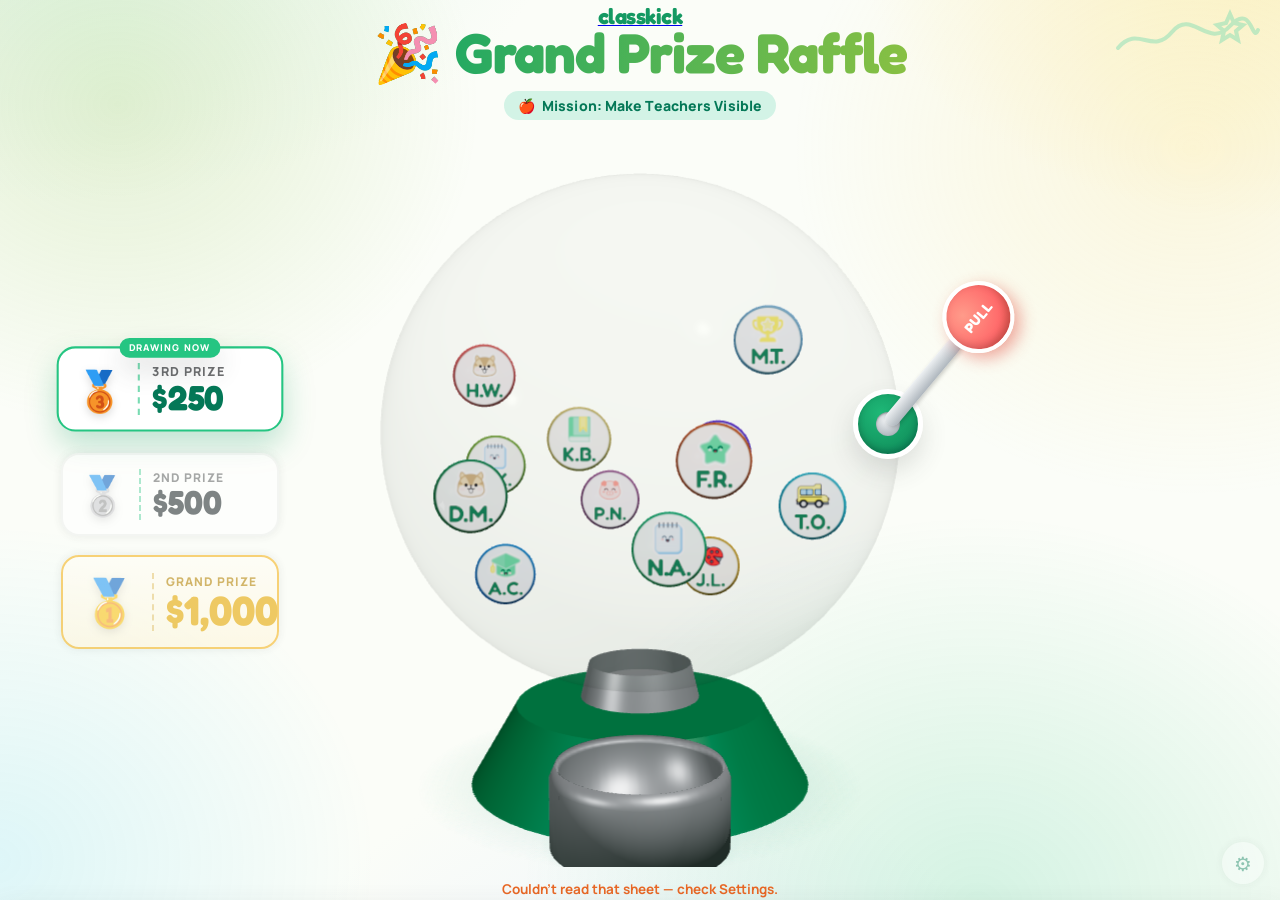
<file: raffle-picker/v3/index.html>
<!doctype html>
<html lang="en">
  <head>
    <meta charset="utf-8" />
    <meta name="viewport" content="width=device-width, initial-scale=1" />
    <title>Grand Prize Raffle</title>
    <link rel="preconnect" href="https://fonts.googleapis.com" />
    <link rel="preconnect" href="https://fonts.gstatic.com" crossorigin />
    <link
      href="https://fonts.googleapis.com/css2?family=Fredoka:wght@500;600;700&family=Manrope:wght@500;600;700;800&display=swap"
      rel="stylesheet"
    />
    <style>
      :root {
        --canvas: #fbfdf8;
        --card: #ffffff;
        --green-100: #d3f3e6;
        --green-200: #78dbb2;
        --green-300: #25c582;
        --green-350: #12a568;
        --green-400: #149962;
        --green-500: #047857;
        --lime: #88c043;
        --yellow: #ffdf78;
        --ink: #2c3438;
        --muted: #6d6e70;
        --coral: #ff6b6b;
        --orange: #e86826;
        --azure: #3498fe;
        --pastel-blue: #82c3fb;
        --violet: #723dff;
        --purple: #b568a9;
        --cyan: #2dcdf8;
        --border: #e5e5e5;
        --divider: #eef0ee;
        --shadow-card: 0 0 8px 1px rgba(64, 67, 69, 0.13);
        --shadow-lift: 0 12px 26px rgba(64, 67, 69, 0.16);
        --gold: #f5b521;
        --silver: #aab3bd;
        --bronze: #cd8a4f;
      }
      * {
        box-sizing: border-box;
      }
      html,
      body {
        margin: 0;
        height: 100%;
      }
      html {
        scroll-behavior: smooth;
      }
      body {
        font-family: "Manrope", system-ui, sans-serif;
        color: var(--ink);
        background:
          radial-gradient(900px 520px at 4% -10%, #e3f6e9 0%, transparent 56%),
          radial-gradient(820px 560px at 100% -8%, #fbf3c9 0%, transparent 52%),
          radial-gradient(700px 700px at 50% 130%, #e9f1fb 0%, transparent 60%),
          var(--canvas);
        background-attachment: fixed;
        min-height: 100%;
        overflow: hidden;
      }
      button {
        font-family: inherit;
      }

      /* audience view: fills exactly one screen (operator controls sit below) */
      .app {
        height: 100vh;
        display: flex;
        flex-direction: column;
        padding: clamp(10px, 1.8vh, 22px) clamp(14px, 3vw, 40px) 0;
        position: relative;
      }
      /* subtle gear that summons the controls overlay */
      .gear {
        position: fixed;
        right: 16px;
        bottom: 16px;
        z-index: 81;
        width: 42px;
        height: 42px;
        border-radius: 50%;
        border: none;
        cursor: pointer;
        background: rgba(255, 255, 255, 0.9);
        box-shadow: var(--shadow-card);
        font-size: 20px;
        color: var(--green-500);
        opacity: 0.4;
        transition:
          opacity 0.2s,
          transform 0.2s;
      }
      .gear:hover {
        opacity: 1;
        transform: scale(1.08);
      }
      .gear:focus-visible {
        opacity: 1;
        outline: 3px solid var(--green-200);
        outline-offset: 2px;
      }
      /* operator controls: hidden overlay, slides up from the bottom */
      .controls {
        position: fixed;
        left: 0;
        right: 0;
        bottom: 0;
        z-index: 80;
        display: flex;
        flex-direction: column;
        align-items: center;
        gap: 12px;
        padding: 14px clamp(14px, 3vw, 40px) 18px;
        background: rgba(255, 255, 255, 0.97);
        backdrop-filter: blur(10px);
        border-top: 1px solid var(--divider);
        box-shadow: 0 -10px 30px rgba(64, 67, 69, 0.16);
        transform: translateY(115%);
        transition: transform 0.32s cubic-bezier(0.2, 0.9, 0.3, 1);
      }
      .controls.open {
        transform: translateY(0);
      }
      .controls-title {
        display: flex;
        align-items: center;
        gap: 10px;
        width: 100%;
        max-width: 920px;
        font-family: "Fredoka", sans-serif;
        font-weight: 600;
        font-size: 14px;
        letter-spacing: 0.3px;
        color: var(--muted);
      }
      .controls-title .ctrl-hint {
        font-family: "Manrope", sans-serif;
        font-weight: 700;
        font-size: 12.5px;
        color: var(--orange);
      }
      .ctrl-close {
        margin-left: auto;
        border: none;
        cursor: pointer;
        width: 28px;
        height: 28px;
        border-radius: 50%;
        background: var(--green-100);
        color: var(--green-500);
        font-weight: 800;
        font-size: 13px;
      }
      .ctrl-close:hover {
        background: var(--green-200);
      }

      /* faint brand scribble top-right */
      .corner-scrib {
        position: absolute;
        top: 6px;
        right: 18px;
        width: 150px;
        height: 60px;
        opacity: 0.45;
        pointer-events: none;
        z-index: 0;
      }
      .corner-scrib path {
        fill: none;
        stroke: var(--green-200);
        stroke-width: 4;
        stroke-linecap: round;
      }
      @media (max-width: 720px) {
        .corner-scrib {
          display: none;
        }
      }

      /* ---------- Header ---------- */
      .head {
        display: flex;
        align-items: center;
        justify-content: center;
        gap: 6px;
        flex-direction: column;
        text-align: center;
        flex: none;
        z-index: 2;
      }
      .brand {
        line-height: 0;
        margin-bottom: 0;
      }
      .brand img {
        height: 22px;
        width: auto;
        display: block;
      }
      .brand .wordmark {
        font-family: "Fredoka", sans-serif;
        font-weight: 700;
        font-size: 22px;
        color: var(--green-400);
        letter-spacing: -0.5px;
      }
      .title {
        font-family: "Fredoka", sans-serif;
        font-weight: 700;
        font-size: clamp(30px, 4.6vw, 56px);
        line-height: 1.02;
        letter-spacing: -1px;
        margin: 0;
        background: linear-gradient(96deg, var(--green-350), var(--lime));
        -webkit-background-clip: text;
        background-clip: text;
        color: transparent;
      }
      .title .spark {
        display: inline-block;
        -webkit-text-fill-color: initial;
        color: initial;
        animation: bob 2.6s ease-in-out infinite;
      }
      .subtitle {
        display: inline-flex;
        align-items: center;
        gap: 7px;
        margin: 4px 0 0;
        color: var(--green-500);
        background: var(--green-100);
        font-weight: 800;
        font-size: clamp(11px, 1.3vw, 14px);
        letter-spacing: 0.1px;
        padding: 5px 14px;
        border-radius: 999px;
      }

      /* ---------- Prize rail (vertical, beside the wheel) ---------- */
      .rail {
        position: absolute;
        left: clamp(8px, 1.8vw, 36px);
        top: 50%;
        transform: translateY(-50%);
        display: flex;
        flex-direction: column;
        align-items: stretch;
        gap: clamp(12px, 2.2vh, 22px);
        width: clamp(186px, 17vw, 248px);
        z-index: 4;
      }
      .prize {
        position: relative;
        display: flex;
        align-items: center;
        gap: 13px;
        background: var(--card);
        border: 2px solid var(--divider);
        border-radius: 18px;
        padding: 14px 18px 14px 16px;
        box-shadow: var(--shadow-card);
        width: 100%;
        transition:
          transform 0.25s,
          border-color 0.25s,
          box-shadow 0.25s,
          opacity 0.25s;
        opacity: 0.6;
      }
      .prize .medal {
        font-size: 38px;
        line-height: 1;
        filter: drop-shadow(0 3px 4px rgba(0, 0, 0, 0.14));
      }
      .prize .amt {
        font-family: "Fredoka", sans-serif;
        font-weight: 700;
        font-size: clamp(26px, 2.6vw, 36px);
        color: var(--ink);
        line-height: 1;
      }
      .prize .plc {
        font-weight: 800;
        font-size: 12px;
        color: var(--muted);
        text-transform: uppercase;
        letter-spacing: 1px;
      }
      .prize .who {
        font-weight: 800;
        font-size: 14px;
        color: var(--green-500);
        max-width: 100%;
        white-space: nowrap;
        overflow: hidden;
        text-overflow: ellipsis;
      }
      .prize.active .amt {
        color: var(--green-500);
      }
      .prize.active {
        opacity: 1;
        border-color: var(--green-300);
        transform: translateY(-3px) scale(1.04);
        box-shadow: 0 14px 30px rgba(20, 153, 98, 0.26);
      }
      .prize.active::after {
        content: "DRAWING NOW";
        position: absolute;
        top: -10px;
        left: 50%;
        transform: translateX(-50%);
        background: var(--green-300);
        color: #fff;
        font-size: 9px;
        font-weight: 800;
        letter-spacing: 1px;
        padding: 3px 9px;
        border-radius: 999px;
        white-space: nowrap;
        box-shadow: var(--shadow-lift);
      }
      .prize.done {
        opacity: 1;
        border-color: var(--green-200);
        background: linear-gradient(180deg, #fff, #f5fbf7);
      }
      .prize.done .check {
        position: absolute;
        top: -9px;
        right: -7px;
        width: 22px;
        height: 22px;
        border-radius: 50%;
        background: var(--green-300);
        color: #fff;
        display: grid;
        place-items: center;
        font-size: 13px;
        font-weight: 800;
        box-shadow: var(--shadow-lift);
      }
      /* gold accent + dominant size for the grand prize tier */
      .prize.gold {
        border-color: var(--gold);
        background: linear-gradient(180deg, #fffdf5, #fff6db);
        padding: 16px 18px;
        gap: 14px;
      }
      .prize.gold .medal {
        font-size: 46px;
      }
      .prize.gold .amt {
        color: #e6a700;
        font-size: clamp(30px, 3.2vw, 42px);
      }
      .prize.gold .plc {
        color: #b8860b;
      }
      /* awarded winner shown with their sticker + initials */
      .prize .pinfo {
        min-width: 0;
        border-left: 2px dashed var(--green-200);
        padding-left: 12px;
      }
      .prize.gold .pinfo {
        border-left-color: #e8c879;
      }
      .won {
        display: flex;
        align-items: center;
        gap: 7px;
        margin-top: 6px;
      }
      .won-ava {
        width: 26px;
        height: 26px;
        flex: none;
        border-radius: 50%;
        background: #fff;
        border: 2px solid var(--green-200);
        object-fit: contain;
        box-shadow: var(--shadow-card);
      }
      .won-name {
        font-family: "Fredoka", sans-serif;
        font-weight: 700;
        font-size: 17px;
        letter-spacing: 0.05em;
        color: var(--green-500);
        white-space: nowrap;
        overflow: hidden;
        text-overflow: ellipsis;
      }
      .prize.gold .won-name {
        color: #b8860b;
      }
      .prize.gold.active {
        border-color: var(--gold);
        box-shadow: 0 14px 30px rgba(245, 181, 33, 0.32);
      }
      .prize.gold.active .amt {
        color: #e6a700;
      }
      .prize.gold.active::after {
        background: var(--gold);
        color: #5a3d00;
      }
      .prize.gold.done .check {
        background: var(--gold);
        color: #5a3d00;
      }

      /* ---------- Wheel stage ---------- */
      .stage {
        flex: 1;
        display: grid;
        place-items: center;
        position: relative;
        min-height: 0;
        margin-top: clamp(6px, 1.4vh, 16px);
        z-index: 1;
      }
      /* ===== lotto ball machine (v2 mechanism) ===== */
      .machine {
        position: relative;
        width: min(54vh, 42vw);
        display: flex;
        flex-direction: column;
        align-items: center;
      }
      .dome {
        position: relative;
        width: 100%;
        aspect-ratio: 1;
        z-index: 2;
      }
      /* brand conic halo behind the glass, same family as v1's wheel */
      .dome::before {
        content: "";
        position: absolute;
        inset: -3%;
        border-radius: 50%;
        background: conic-gradient(
          from 0deg,
          var(--green-300),
          var(--yellow),
          var(--azure),
          var(--violet),
          var(--coral),
          var(--green-300)
        );
        filter: blur(3px);
        opacity: 0.85;
        z-index: 0;
      }
      .glass {
        position: absolute;
        inset: 0;
        border-radius: 50%;
        overflow: hidden;
        background: radial-gradient(
          circle at 50% 42%,
          #ffffff 0%,
          #f3faf6 60%,
          #e7f3ec 100%
        );
        box-shadow:
          var(--shadow-lift),
          inset 0 0 0 10px #fff,
          inset 0 0 60px rgba(20, 153, 98, 0.1);
        z-index: 1;
      }
      .glass canvas {
        position: absolute;
        inset: 0;
        width: 100%;
        height: 100%;
        display: block;
      }
      /* curved glass reflections over the chamber */
      .dome-glint {
        position: absolute;
        inset: 0;
        border-radius: 50%;
        pointer-events: none;
        z-index: 3;
        background:
          radial-gradient(
            40% 26% at 32% 18%,
            rgba(255, 255, 255, 0.85),
            transparent 70%
          ),
          radial-gradient(
            18% 12% at 74% 30%,
            rgba(255, 255, 255, 0.55),
            transparent 70%
          );
      }
      /* exit hatch at the bottom of the dome where the ball drops out */
      .hatch {
        position: absolute;
        bottom: -1px;
        left: 50%;
        transform: translateX(-50%);
        width: 22%;
        height: 9%;
        background: linear-gradient(#0c5b3b, #08402a);
        border-radius: 0 0 40% 40% / 0 0 100% 100%;
        box-shadow: inset 0 4px 6px rgba(0, 0, 0, 0.4);
        z-index: 4;
      }
      /* funnel neck from dome into the base */
      .neck {
        position: relative;
        width: 30%;
        height: clamp(14px, 2.4vh, 26px);
        margin-top: -2px;
        background: linear-gradient(#149962, #0c5b3b);
        clip-path: polygon(18% 0, 82% 0, 66% 100%, 34% 100%);
        z-index: 1;
      }
      .base {
        position: relative;
        width: 78%;
        height: clamp(46px, 9vh, 92px);
        margin-top: -2px;
        background: linear-gradient(
          #1eb877,
          var(--green-400) 55%,
          var(--green-500)
        );
        clip-path: polygon(8% 0, 92% 0, 100% 100%, 0 100%);
        border-radius: 6px 6px 14px 14px;
        box-shadow:
          var(--shadow-lift),
          inset 0 3px 0 rgba(255, 255, 255, 0.25);
        display: grid;
        place-items: center;
        z-index: 1;
      }
      .base-badge {
        font-family: "Fredoka", sans-serif;
        font-weight: 700;
        letter-spacing: 0.14em;
        color: #fff;
        font-size: clamp(11px, 1.5vw, 18px);
        text-shadow: 0 1px 2px rgba(0, 0, 0, 0.25);
        opacity: 0.96;
      }
      /* catch tray where the winning ball comes to rest */
      .tray {
        position: relative;
        width: 46%;
        height: clamp(20px, 3.4vh, 38px);
        margin-top: 6px;
        background: linear-gradient(#fff, #eef4f0);
        border: 2px solid var(--green-200);
        border-radius: 0 0 999px 999px / 0 0 60px 60px;
        box-shadow:
          var(--shadow-card),
          inset 0 6px 10px rgba(20, 153, 98, 0.1);
        z-index: 1;
      }
      .tray-cradle {
        position: absolute;
        left: 50%;
        top: -6px;
        transform: translateX(-50%);
        width: 40%;
        height: 10px;
        background: radial-gradient(
          closest-side,
          rgba(20, 153, 98, 0.18),
          transparent
        );
        border-radius: 50%;
      }

      /* side lever — a handle bolted to the dome's rim that you pull DOWN */
      .lever {
        position: absolute;
        left: 100%;
        top: 39%; /* dome's vertical centre, so the hub sits on the rim */
        transform: translateY(-50%);
        width: clamp(120px, 20vw, 220px);
        height: clamp(90px, 16vh, 160px);
        background: none;
        border: 0;
        padding: 0;
        cursor: pointer;
        z-index: 6;
      }
      /* hub bolted onto the dome's right rim — the visible attachment point */
      .lever-hub {
        position: absolute;
        left: 0;
        top: 50%;
        transform: translate(-50%, -50%);
        width: clamp(42px, 6.4vw, 70px);
        aspect-ratio: 1;
        border-radius: 50%;
        background: radial-gradient(
          circle at 38% 32%,
          #1eb877,
          var(--green-400) 60%,
          var(--green-500)
        );
        border: 5px solid #fff;
        box-shadow:
          var(--shadow-lift),
          inset 0 -3px 6px rgba(0, 0, 0, 0.2);
      }
      .lever-hub::after {
        content: "";
        position: absolute;
        inset: 30%;
        border-radius: 50%;
        background: radial-gradient(circle at 40% 35%, #eef1f3, #9aa3ab);
        box-shadow: inset 0 1px 2px rgba(0, 0, 0, 0.35);
      }
      /* the swing arm pivots at the hub and points out to the right */
      .lever-arm {
        position: absolute;
        left: 0;
        top: 50%;
        width: 80%;
        height: clamp(11px, 1.5vw, 15px);
        transform-origin: 0 50%;
        transform: translateY(-50%) rotate(-50deg); /* idle: up-and-out */
        transition: transform 0.24s cubic-bezier(0.34, 1.56, 0.64, 1);
        display: flex;
        flex-direction: row;
        align-items: center;
      }
      .lever-rod {
        height: 100%;
        flex: 1;
        background: linear-gradient(#eef1f3, #aeb6bd);
        border-radius: 999px;
        box-shadow: 0 2px 4px rgba(0, 0, 0, 0.2);
      }
      .lever-knob {
        position: relative;
        z-index: 1;
        width: clamp(42px, 6.4vw, 72px);
        height: clamp(42px, 6.4vw, 72px);
        margin-left: -6px;
        border-radius: 50%;
        background: radial-gradient(
          circle at 36% 30%,
          #ff9b8a,
          var(--coral) 60%,
          #e0483a
        );
        border: 4px solid #fff;
        box-shadow:
          0 8px 16px rgba(224, 72, 58, 0.45),
          inset 0 -4px 8px rgba(0, 0, 0, 0.2);
        display: grid;
        place-items: center;
        font-family: "Fredoka", sans-serif;
        font-weight: 700;
        font-size: clamp(10px, 1.4vw, 14px);
        letter-spacing: 0.06em;
        color: #fff;
      }
      .lever.idle .lever-knob {
        animation: leverpulse 1.8s ease-in-out infinite;
      }
      .lever:hover .lever-arm {
        transform: translateY(-50%) rotate(-40deg);
      }
      .lever.pull .lever-arm {
        transform: translateY(-50%) rotate(22deg); /* swung DOWN */
        transition: transform 0.16s cubic-bezier(0.5, 0, 0.6, 1);
      }
      .lever:disabled {
        cursor: default;
      }
      .lever:disabled .lever-knob {
        filter: saturate(0.5) brightness(0.98);
        animation: none;
      }

      /* the ball that rolls out, carrying the winner's sticker + initials */
      .outball {
        position: absolute;
        z-index: 7;
        display: flex;
        flex-direction: column;
        align-items: center;
        pointer-events: none;
      }
      .ob-face {
        width: clamp(64px, 11vh, 116px);
        height: clamp(64px, 11vh, 116px);
        border-radius: 50%;
        background: radial-gradient(
          circle at 36% 30%,
          #ffffff,
          #eaf6ef 58%,
          #d6ebe0
        );
        border: 4px solid #fff;
        box-shadow:
          var(--shadow-lift),
          inset 0 -6px 12px rgba(20, 153, 98, 0.16);
        display: grid;
        place-items: center;
        overflow: hidden;
      }
      .ob-face img {
        width: 78%;
        height: 78%;
        object-fit: contain;
      }
      .ob-face.emoji::after {
        content: attr(data-e);
        font-size: clamp(30px, 6vh, 60px);
      }
      .ob-nm {
        margin-top: 6px;
        font-family: "Fredoka", sans-serif;
        font-weight: 700;
        font-size: clamp(15px, 2.4vw, 26px);
        letter-spacing: 0.1em;
        color: var(--green-500);
        background: #fff;
        border: 2px solid var(--green-200);
        border-radius: 999px;
        padding: 2px 14px;
        box-shadow: var(--shadow-card);
        opacity: 0;
      }
      .outball.roll .ob-face {
        animation: ballspin 1.05s cubic-bezier(0.4, 0.05, 0.4, 1) forwards;
      }
      .outball.roll .ob-nm {
        animation: fadein 0.4s ease 0.9s forwards;
      }
      @keyframes ballspin {
        to {
          transform: rotate(540deg);
        }
      }
      @keyframes leverpulse {
        0%,
        100% {
          transform: scale(1);
          box-shadow:
            0 8px 16px rgba(224, 72, 58, 0.45),
            inset 0 -4px 8px rgba(0, 0, 0, 0.2),
            0 0 0 0 rgba(255, 107, 107, 0.5);
        }
        70% {
          transform: scale(1.06);
          box-shadow:
            0 8px 16px rgba(224, 72, 58, 0.45),
            inset 0 -4px 8px rgba(0, 0, 0, 0.2),
            0 0 0 14px rgba(255, 107, 107, 0);
        }
      }

      /* ---------- Status ---------- */
      .status {
        flex: none;
        text-align: center;
        margin: clamp(6px, 1.4vh, 14px) 0 0;
        color: var(--muted);
        font-weight: 700;
        font-size: 13.5px;
        z-index: 2;
        min-height: 20px;
      }
      .status .live {
        display: inline-flex;
        align-items: center;
        gap: 7px;
      }
      .dot {
        width: 9px;
        height: 9px;
        border-radius: 50%;
        background: var(--green-300);
        box-shadow: 0 0 0 0 rgba(37, 197, 130, 0.55);
        animation: pulse 1.8s infinite;
      }
      .status .warn {
        color: var(--orange);
      }
      .status .ticketcount {
        display: inline-flex;
        align-items: center;
        gap: 8px;
        background: var(--card);
        border: 1.5px dashed var(--green-200);
        border-radius: 999px;
        padding: 6px 16px;
        box-shadow: var(--shadow-card);
      }
      .status .ticketcount .tk {
        font-size: 15px;
        line-height: 1;
      }
      .status .ticketcount b {
        font-family: "Fredoka", sans-serif;
        font-weight: 700;
        font-size: 15px;
        color: var(--green-500);
      }
      .status .ticketcount .sep {
        opacity: 0.55;
      }

      /* ---------- Bottom bar ---------- */
      .bar {
        flex: none;
        display: flex;
        align-items: center;
        justify-content: center;
        gap: 8px;
        flex-wrap: wrap;
        max-width: 900px;
        z-index: 3;
      }
      .tool {
        display: inline-flex;
        align-items: center;
        gap: 6px;
        font-weight: 700;
        font-size: 13px;
        border: none;
        cursor: pointer;
        border-radius: 999px;
        padding: 9px 15px;
        color: var(--green-500);
        background: #fff;
        box-shadow: var(--shadow-card);
        border: 1.5px solid var(--divider);
        transition:
          transform 0.14s,
          background 0.14s,
          color 0.14s;
      }
      .tool:hover {
        transform: translateY(-2px);
        background: var(--green-100);
      }
      .tool:active {
        transform: translateY(0);
      }
      .tool:focus-visible {
        outline: 3px solid var(--green-200);
        outline-offset: 2px;
      }
      .tool.primary {
        background: var(--green-300);
        color: #fff;
        border-color: transparent;
      }
      .tool.primary:hover {
        background: var(--green-400);
      }
      .tool .ic {
        font-size: 14px;
      }
      /* prize chips (replaces the native "Drawing" dropdown) */
      .chips {
        display: inline-flex;
        gap: 4px;
        margin-left: 2px;
      }
      .chip {
        font-family: inherit;
        font-weight: 800;
        font-size: 12px;
        border: 1.5px solid var(--border);
        background: #fff;
        color: var(--muted);
        border-radius: 999px;
        padding: 3px 10px;
        cursor: pointer;
        transition:
          background 0.15s,
          color 0.15s,
          border-color 0.15s;
      }
      .chip:hover:not(:disabled) {
        border-color: var(--green-300);
        color: var(--green-500);
      }
      .chip.on {
        background: var(--green-300);
        color: #fff;
        border-color: transparent;
      }
      .chip.done {
        background: var(--green-100);
        color: var(--green-500);
        border-color: var(--green-200);
      }
      .chip.done:hover {
        border-color: var(--coral);
        color: var(--coral);
      }
      .chip:focus-visible {
        outline: 3px solid var(--green-200);
        outline-offset: 2px;
      }

      /* ---------- Settings panel ---------- */
      .panel {
        position: fixed;
        left: 50%;
        top: 50%;
        transform: translate(-50%, calc(-50% + 16px));
        width: min(620px, 94vw);
        background: var(--card);
        border-radius: 20px;
        box-shadow: 0 30px 70px rgba(0, 0, 0, 0.28);
        border: 1px solid var(--divider);
        padding: 22px 24px;
        z-index: 95;
        display: none;
        opacity: 0;
        transition:
          opacity 0.25s,
          transform 0.25s;
      }
      .panel.open {
        display: block;
        opacity: 1;
        transform: translate(-50%, -50%);
      }
      .panel h2 {
        font-family: "Fredoka", sans-serif;
        font-weight: 700;
        font-size: 19px;
        margin: 0 0 3px;
      }
      .panel p {
        margin: 0 0 14px;
        color: var(--muted);
        font-size: 13.5px;
        font-weight: 600;
      }
      .panel p b {
        color: var(--green-400);
      }
      .field {
        display: block;
        margin-bottom: 13px;
      }
      .field label {
        display: block;
        font-weight: 800;
        font-size: 12px;
        margin-bottom: 6px;
        text-transform: uppercase;
        letter-spacing: 0.6px;
        color: var(--ink);
      }
      .field input,
      .field select {
        width: 100%;
        font-family: inherit;
        font-size: 14.5px;
        font-weight: 600;
        color: var(--ink);
        border: 2px solid var(--border);
        border-radius: 11px;
        padding: 10px 13px;
        background: #fcfdfc;
        transition: border-color 0.15s;
      }
      .field input:focus,
      .field select:focus {
        outline: none;
        border-color: var(--green-300);
      }
      .cols {
        display: grid;
        grid-template-columns: 1fr 1fr 1fr;
        gap: 11px;
      }
      @media (max-width: 520px) {
        .cols {
          grid-template-columns: 1fr;
        }
      }
      .hint {
        font-size: 12px;
        color: var(--muted);
        font-weight: 600;
        margin-top: 6px;
      }

      /* ---------- Overlays (winner card / podium / wall) ---------- */
      .scrim {
        position: fixed;
        inset: 0;
        z-index: 50;
        display: none;
        align-items: center;
        justify-content: center;
        padding: 24px;
        background: rgba(34, 42, 46, 0.42);
        backdrop-filter: blur(9px) saturate(1.1);
        -webkit-backdrop-filter: blur(9px) saturate(1.1);
      }
      .scrim.show {
        display: flex;
        animation: fadein 0.3s ease;
      }

      /* winner card */
      .wincard {
        position: relative;
        width: min(600px, 94vw);
        background: var(--card);
        border-radius: 36px;
        padding: 44px 44px 36px;
        text-align: center;
        box-shadow: 0 30px 70px rgba(0, 0, 0, 0.32);
        border: 1px solid #fff;
        transform: scale(0.7);
        opacity: 0;
      }
      .wincard.in {
        animation: springin 0.62s cubic-bezier(0.18, 1.5, 0.4, 1) forwards;
      }
      .wincard .ribbon {
        display: inline-flex;
        align-items: center;
        gap: 10px;
        background: var(--green-100);
        color: var(--green-500);
        font-weight: 800;
        font-size: clamp(16px, 2.2vw, 20px);
        letter-spacing: 0.3px;
        padding: 10px 22px;
        border-radius: 999px;
      }
      .wincard .ribbon .m {
        font-size: 26px;
      }
      .wincard .ava {
        width: clamp(150px, 26vw, 200px);
        height: clamp(150px, 26vw, 200px);
        margin: 26px auto 6px;
        border-radius: 50%;
        border: 6px solid #fff;
        display: grid;
        place-items: center;
        background: #eef7f0;
        box-shadow: var(--shadow-lift);
        overflow: hidden;
        opacity: 0;
      }
      .wincard .ava img {
        width: 100%;
        height: 100%;
        object-fit: contain;
        padding: 14%;
      }
      .wincard .ava.emoji {
        font-size: 100px;
      }
      .wincard.in .ava {
        animation: popava 0.5s cubic-bezier(0.2, 1.6, 0.4, 1) 0.22s forwards;
      }
      .wincard .nm {
        font-family: "Fredoka", sans-serif;
        font-weight: 700;
        font-size: clamp(32px, 5.4vw, 52px);
        line-height: 1.06;
        letter-spacing: 0.12em;
        color: var(--ink);
        margin: 12px 6px 2px;
        overflow-wrap: anywhere;
        opacity: 0;
      }
      .wincard.in .nm {
        animation: rise 0.45s ease 0.38s forwards;
      }
      .wincard .cap {
        font-weight: 800;
        color: var(--green-400);
        font-size: clamp(16px, 2.2vw, 20px);
        margin-top: 12px;
        opacity: 0;
      }
      .wincard.in .cap {
        animation: rise 0.45s ease 0.5s forwards;
      }
      .wincard .subemail {
        font-weight: 700;
        color: var(--muted);
        font-size: clamp(13px, 1.7vw, 16px);
        margin-top: 4px;
        letter-spacing: 0.2px;
        opacity: 0;
      }
      .wincard.in .subemail {
        animation: rise 0.45s ease 0.46s forwards;
      }
      .podcard .eml {
        font-weight: 700;
        font-size: clamp(10px, 1.2vw, 12.5px);
        color: var(--muted);
        opacity: 0.95;
        overflow-wrap: anywhere;
      }
      .p1 .podcard .eml {
        color: rgba(255, 255, 255, 0.85);
      }
      .wcard .meta .eml {
        font-weight: 700;
        font-size: 12px;
        color: var(--muted);
        overflow-wrap: anywhere;
      }
      .wincard .acts {
        display: flex;
        gap: 10px;
        justify-content: center;
        margin-top: 22px;
        opacity: 0;
      }
      .wincard.in .acts {
        animation: rise 0.45s ease 0.6s forwards;
      }
      .btn {
        font-family: "Manrope", sans-serif;
        font-weight: 800;
        font-size: 15px;
        border: none;
        cursor: pointer;
        border-radius: 999px;
        padding: 13px 24px;
        transition:
          transform 0.14s,
          background 0.14s,
          box-shadow 0.14s;
      }
      .btn:focus-visible {
        outline: 3px solid var(--green-200);
        outline-offset: 2px;
      }
      .btn-go {
        background: var(--green-300);
        color: #fff;
        box-shadow: var(--shadow-lift);
      }
      .btn-go:hover {
        transform: translateY(-2px);
        background: var(--green-400);
      }
      .btn-ghost {
        background: #fff;
        color: var(--muted);
        box-shadow: inset 0 0 0 2px var(--border);
      }
      .btn-ghost:hover {
        transform: translateY(-2px);
        color: var(--coral);
        box-shadow: inset 0 0 0 2px var(--coral);
      }

      /* podium */
      .podium-screen {
        position: fixed;
        inset: 0;
        z-index: 48;
        display: none;
        flex-direction: column;
        align-items: center;
        justify-content: center;
        gap: 18px;
        padding: 30px;
        background:
          radial-gradient(900px 520px at 4% -10%, #e3f6e9 0%, transparent 56%),
          radial-gradient(820px 560px at 100% -8%, #fbf3c9 0%, transparent 52%),
          var(--canvas);
        overflow: hidden;
      }
      .podium-screen.show {
        display: flex;
        animation: fadein 0.35s ease;
      }
      .pod-glow {
        position: absolute;
        inset: 0;
        z-index: 0;
        pointer-events: none;
        overflow: hidden;
      }
      .pod-glow span {
        position: absolute;
        border-radius: 50%;
        filter: blur(46px);
        opacity: 0.5;
        animation: drift 11s ease-in-out infinite;
      }
      .pod-head {
        position: relative;
        z-index: 2;
        text-align: center;
      }
      .pod-head h1 {
        font-family: "Fredoka", sans-serif;
        font-weight: 700;
        font-size: clamp(34px, 6vw, 66px);
        margin: 0;
        letter-spacing: -1px;
        background: linear-gradient(96deg, var(--green-350), var(--lime));
        -webkit-background-clip: text;
        background-clip: text;
        color: transparent;
      }
      .pod-head .conf-emoji {
        font-size: clamp(30px, 5vw, 48px);
        display: inline-block;
        animation: bob 2.4s ease-in-out infinite;
      }
      .podium {
        position: relative;
        z-index: 2;
        display: grid;
        grid-template-columns: 1fr 1.18fr 1fr;
        align-items: end;
        gap: clamp(12px, 2.4vw, 26px);
        width: min(880px, 94vw);
      }
      .pod {
        position: relative;
        opacity: 0;
        transform: translateY(26px) scale(0.92);
      }
      .pod.in {
        animation: popUp 0.65s cubic-bezier(0.22, 1.4, 0.4, 1) forwards;
      }
      .pod .crown {
        position: absolute;
        top: -26px;
        left: 50%;
        transform: translateX(-50%);
        font-size: 34px;
        z-index: 3;
        filter: drop-shadow(0 5px 6px rgba(0, 0, 0, 0.18));
        /* crownBob keeps the -50% centering while bobbing (plain bob would drop it) */
        animation: crownBob 2.6s ease-in-out infinite;
      }
      @keyframes crownBob {
        0%,
        100% {
          transform: translate(-50%, 0);
        }
        50% {
          transform: translate(-50%, -6px);
        }
      }
      .podcard {
        display: flex;
        flex-direction: column;
        align-items: center;
        gap: 8px;
        text-align: center;
        background: var(--card);
        border: 1px solid var(--divider);
        border-radius: 24px;
        padding: 30px 14px 18px;
        box-shadow: var(--shadow-card);
      }
      .podcard .ava {
        width: clamp(60px, 9vw, 92px);
        height: clamp(60px, 9vw, 92px);
        border-radius: 50%;
        border: 4px solid #fff;
        background: #eef7f0;
        display: grid;
        place-items: center;
        overflow: hidden;
        box-shadow: var(--shadow-lift);
      }
      .podcard .ava img {
        width: 100%;
        height: 100%;
        object-fit: contain;
        padding: 13%;
      }
      .podcard .ava.emoji {
        font-size: 40px;
      }
      .podcard .nm {
        font-family: "Fredoka", sans-serif;
        font-weight: 700;
        font-size: clamp(15px, 1.9vw, 20px);
        color: var(--ink);
        line-height: 1.12;
        letter-spacing: 0.1em;
        overflow-wrap: anywhere;
      }
      .podcard .plc {
        font-weight: 800;
        font-size: 12px;
        text-transform: uppercase;
        letter-spacing: 1px;
        color: var(--muted);
      }
      .podcard .amt {
        font-family: "Fredoka", sans-serif;
        font-weight: 700;
        font-size: clamp(18px, 2.5vw, 26px);
        color: var(--green-500);
      }
      .p1 .podcard {
        min-height: 230px;
        padding: 38px 16px 22px;
        color: #fff;
        border-color: transparent;
        background: linear-gradient(165deg, #34cf90, var(--green-400));
        box-shadow: 0 18px 40px rgba(20, 153, 98, 0.4);
      }
      .p1 .podcard .nm,
      .p1 .podcard .amt {
        color: #fff;
      }
      .p1 .podcard .plc {
        color: rgba(255, 255, 255, 0.85);
      }
      .p1 .podcard .ava {
        border-color: rgba(255, 255, 255, 0.92);
      }
      .p2 .podcard {
        min-height: 188px;
      }
      .p3 .podcard {
        min-height: 160px;
      }
      .pod-foot {
        position: relative;
        z-index: 2;
        text-align: center;
        display: flex;
        flex-direction: column;
        align-items: center;
        gap: 14px;
      }
      .collect {
        font-weight: 800;
        font-size: clamp(15px, 2vw, 19px);
        color: var(--ink);
        background: #fff;
        border: 2px dashed var(--green-200);
        border-radius: 16px;
        padding: 12px 22px;
        box-shadow: var(--shadow-card);
      }
      .collect .ic {
        color: var(--green-400);
      }

      /* winners wall fullscreen */
      .wall-screen {
        position: fixed;
        inset: 0;
        z-index: 55;
        display: none;
        flex-direction: column;
        padding: clamp(20px, 4vh, 46px) clamp(18px, 5vw, 60px);
        overflow: auto;
        background:
          radial-gradient(900px 520px at 4% -10%, #e3f6e9 0%, transparent 56%),
          radial-gradient(820px 560px at 100% -8%, #fbf3c9 0%, transparent 52%),
          var(--canvas);
      }
      .wall-screen.show {
        display: flex;
        animation: fadein 0.3s ease;
      }
      .wall-top {
        display: flex;
        align-items: center;
        justify-content: space-between;
        gap: 16px;
        margin-bottom: 24px;
        flex-wrap: wrap;
      }
      .wall-top h1 {
        font-family: "Fredoka", sans-serif;
        font-weight: 700;
        font-size: clamp(28px, 4.4vw, 46px);
        margin: 0;
        letter-spacing: -0.5px;
        color: var(--ink);
      }
      .wall-top h1 .t {
        font-size: 0.8em;
      }
      .wall-actions {
        display: flex;
        gap: 10px;
        align-items: center;
      }
      .run {
        background: var(--card);
        border: 1px solid var(--divider);
        border-radius: 22px;
        padding: 18px 20px;
        box-shadow: var(--shadow-card);
        margin-bottom: 18px;
      }
      .run-head {
        display: flex;
        align-items: center;
        justify-content: space-between;
        gap: 12px;
        flex-wrap: wrap;
        margin-bottom: 14px;
      }
      .run .when {
        font-weight: 800;
        font-size: 13px;
        color: var(--muted);
        text-transform: uppercase;
        letter-spacing: 0.8px;
      }
      .run-replay {
        padding: 8px 16px;
        font-size: 13px;
      }
      .run-grid {
        display: grid;
        grid-template-columns: repeat(3, 1fr);
        gap: 14px;
      }
      @media (max-width: 640px) {
        .run-grid {
          grid-template-columns: 1fr;
        }
      }
      .wcard {
        display: flex;
        align-items: center;
        gap: 13px;
        background: #fbfdfb;
        border: 1px solid var(--divider);
        border-radius: 16px;
        padding: 12px 14px;
      }
      .wcard .medal {
        font-size: 26px;
        flex: none;
      }
      .wcard .ava {
        width: 46px;
        height: 46px;
        border-radius: 50%;
        border: 3px solid #fff;
        background: #eef7f0;
        flex: none;
        display: grid;
        place-items: center;
        overflow: hidden;
        box-shadow: var(--shadow-lift);
      }
      .wcard .ava img {
        width: 100%;
        height: 100%;
        object-fit: contain;
        padding: 12%;
      }
      .wcard .ava.emoji {
        font-size: 22px;
      }
      .wcard .meta {
        min-width: 0;
      }
      .wcard .meta .nm {
        font-weight: 800;
        font-size: 15px;
        color: var(--ink);
        line-height: 1.15;
        overflow-wrap: anywhere;
      }
      .wcard .meta .amt {
        font-family: "Fredoka", sans-serif;
        font-weight: 700;
        font-size: 15px;
        color: var(--green-500);
      }
      .wall-empty {
        margin: auto;
        text-align: center;
        color: var(--muted);
        font-weight: 700;
      }
      .wall-empty .big {
        font-size: 46px;
        animation: bob 2.6s ease-in-out infinite;
      }

      /* bottom previous-winners strip */
      .strip {
        position: static;
        z-index: 30;
        background: rgba(255, 255, 255, 0.92);
        backdrop-filter: blur(8px);
        border-top: 1px solid var(--divider);
        padding: 9px 16px;
        display: none;
        align-items: center;
        gap: 14px;
        justify-content: center;
        flex-wrap: wrap;
        font-size: 12.5px;
        font-weight: 700;
      }
      .strip.show {
        display: flex;
      }
      .strip .lbl {
        color: var(--muted);
        text-transform: uppercase;
        letter-spacing: 0.8px;
        font-size: 11px;
      }
      .strip .chip {
        display: inline-flex;
        align-items: center;
        gap: 6px;
        background: #fff;
        border: 1px solid var(--divider);
        border-radius: 999px;
        padding: 4px 11px;
        color: var(--green-600, #0a7);
      }
      .strip .chip .m {
        font-size: 14px;
      }
      .strip .link {
        color: var(--green-400);
        cursor: pointer;
        text-decoration: underline;
        text-underline-offset: 2px;
      }
      .strip .link.danger {
        color: var(--coral);
      }

      canvas#confetti {
        position: fixed;
        inset: 0;
        pointer-events: none;
        z-index: 70;
      }

      /* empty / error note */
      .note {
        position: absolute;
        inset: 0;
        display: grid;
        place-items: center;
        z-index: 4;
        text-align: center;
        padding: 24px;
      }
      .note .inner {
        background: rgba(255, 255, 255, 0.9);
        border-radius: 22px;
        padding: 26px 28px;
        box-shadow: var(--shadow-card);
        max-width: 420px;
      }
      .note .big {
        font-size: 42px;
      }
      .note h3 {
        font-family: "Fredoka", sans-serif;
        font-weight: 700;
        margin: 8px 0 4px;
        font-size: 20px;
      }
      .note p {
        margin: 0;
        color: var(--muted);
        font-weight: 600;
        font-size: 13.5px;
      }
      .note.err h3 {
        color: var(--coral);
      }

      @keyframes bob {
        0%,
        100% {
          transform: translateY(0);
        }
        50% {
          transform: translateY(-6px);
        }
      }
      @keyframes hubpulse {
        0%,
        100% {
          box-shadow:
            0 10px 22px rgba(20, 153, 98, 0.45),
            inset 0 -5px 10px rgba(0, 0, 0, 0.16),
            0 0 0 0 rgba(37, 197, 130, 0.5);
        }
        70% {
          box-shadow:
            0 10px 22px rgba(20, 153, 98, 0.45),
            inset 0 -5px 10px rgba(0, 0, 0, 0.16),
            0 0 0 22px rgba(37, 197, 130, 0);
        }
      }
      @keyframes pulse {
        0% {
          box-shadow: 0 0 0 0 rgba(37, 197, 130, 0.55);
        }
        70% {
          box-shadow: 0 0 0 9px rgba(37, 197, 130, 0);
        }
        100% {
          box-shadow: 0 0 0 0 rgba(37, 197, 130, 0);
        }
      }
      @keyframes fadein {
        from {
          opacity: 0;
        }
        to {
          opacity: 1;
        }
      }
      @keyframes springin {
        to {
          transform: scale(1);
          opacity: 1;
        }
      }
      @keyframes popava {
        from {
          transform: scale(0.4);
          opacity: 0;
        }
        to {
          transform: scale(1);
          opacity: 1;
        }
      }
      @keyframes rise {
        from {
          transform: translateY(12px);
          opacity: 0;
        }
        to {
          transform: translateY(0);
          opacity: 1;
        }
      }
      @keyframes popUp {
        to {
          opacity: 1;
          transform: none;
        }
      }
      @keyframes drift {
        0%,
        100% {
          transform: translate(0, 0);
        }
        50% {
          transform: translate(40px, -30px);
        }
      }
      .crown {
        will-change: transform;
      }

      @media (prefers-reduced-motion: reduce) {
        * {
          animation-duration: 0.001ms !important;
          animation-iteration-count: 1 !important;
        }
        .lever.idle .lever-knob {
          animation: none;
        }
        .pod {
          opacity: 1;
          transform: none;
        }
      }
      @media (max-width: 1024px) {
        /* narrow screens: rail back to a horizontal row above the wheel */
        .rail {
          position: static;
          transform: none;
          flex-direction: row;
          flex-wrap: wrap;
          justify-content: center;
          width: auto;
          margin: clamp(8px, 1.6vh, 16px) 0 0;
        }
        .prize {
          width: auto;
          min-width: 128px;
        }
        .stage {
          display: flex;
          flex-direction: column;
          align-items: center;
          justify-content: center;
          margin-top: clamp(10px, 2vh, 20px);
        }
        .machine {
          width: min(48vh, 70vw);
        }
        .lever {
          width: clamp(96px, 26vw, 180px);
        }
      }
      @media (max-width: 720px) {
        .prize {
          min-width: 120px;
          padding: 7px 12px;
        }
      }

      /* ===== v3: 3D scene canvas fills the stage ===== */
      #scene {
        position: absolute;
        inset: 0;
        width: 100%;
        height: 100%;
        display: block;
        z-index: 1;
      }
      /* quick brand flash on the win */
      .flash {
        position: fixed;
        inset: 0;
        pointer-events: none;
        z-index: 60;
        opacity: 0;
        background: radial-gradient(
          circle at 50% 45%,
          rgba(255, 255, 255, 0.85),
          rgba(37, 197, 130, 0.5) 60%,
          transparent 80%
        );
      }
      .flash.go {
        animation: winflash 0.5s ease-out;
      }
      @keyframes winflash {
        0% {
          opacity: 0;
        }
        15% {
          opacity: 0.9;
        }
        100% {
          opacity: 0;
        }
      }

      /* suspense countdown over the chamber */
      .countdown {
        position: absolute;
        inset: 0;
        display: flex;
        align-items: center;
        justify-content: center;
        pointer-events: none;
        z-index: 7;
        font-family: "Fredoka", sans-serif;
        font-weight: 700;
        font-size: clamp(120px, 26vh, 320px);
        color: var(--green-400);
        -webkit-text-stroke: 7px #fff;
        paint-order: stroke fill;
        text-shadow: 0 12px 36px rgba(0, 0, 0, 0.28);
        opacity: 0;
      }
      .countdown.show {
        animation: countpop 0.62s ease-out;
      }
      @keyframes countpop {
        0% {
          opacity: 0;
          transform: scale(2.3);
        }
        22% {
          opacity: 1;
          transform: scale(1);
        }
        78% {
          opacity: 1;
          transform: scale(1);
        }
        100% {
          opacity: 0;
          transform: scale(0.6);
        }
      }
      /* the lever is positioned by JS over the projected dome rim */
      #drawLever {
        position: absolute;
        left: 0;
        top: 0;
        transform: translateY(-50%);
        visibility: hidden;
        z-index: 6;
      }
      #drawLever.ready {
        visibility: visible;
      }

      /* ===== kiosk / show mode ===== */
      body.kiosk .gear {
        display: none;
      }
      body.kiosk.hide-cursor,
      body.kiosk.hide-cursor * {
        cursor: none !important;
      }
      .toast {
        position: fixed;
        left: 50%;
        bottom: 28px;
        transform: translate(-50%, 20px);
        z-index: 90;
        background: rgba(44, 52, 56, 0.92);
        color: #fff;
        font-family: "Manrope", system-ui, sans-serif;
        font-weight: 700;
        font-size: 15px;
        padding: 10px 18px;
        border-radius: 999px;
        box-shadow: var(--shadow-lift);
        opacity: 0;
        pointer-events: none;
        transition:
          opacity 0.3s,
          transform 0.3s;
      }
      .toast.show {
        opacity: 1;
        transform: translate(-50%, 0);
      }

      /* ===== living background atmosphere ===== */
      .atmo {
        position: fixed;
        inset: -10%;
        z-index: -1;
        pointer-events: none;
        background:
          radial-gradient(
            38% 48% at 16% 18%,
            rgba(136, 192, 67, 0.2),
            transparent 62%
          ),
          radial-gradient(
            42% 52% at 86% 22%,
            rgba(255, 223, 120, 0.22),
            transparent 62%
          ),
          radial-gradient(
            48% 58% at 72% 92%,
            rgba(37, 197, 130, 0.18),
            transparent 62%
          ),
          radial-gradient(
            40% 50% at 8% 88%,
            rgba(45, 205, 248, 0.14),
            transparent 62%
          );
        animation: atmoDrift 28s ease-in-out infinite alternate;
      }
      @keyframes atmoDrift {
        0% {
          transform: translate3d(0, 0, 0) scale(1);
        }
        100% {
          transform: translate3d(2%, -1.5%, 0) scale(1.08);
        }
      }
      .atmo .mote {
        position: absolute;
        border-radius: 50%;
        opacity: 0;
        animation: moteFloat linear infinite;
      }
      @keyframes moteFloat {
        0% {
          transform: translateY(30px) scale(0.7);
          opacity: 0;
        }
        25% {
          opacity: 0.55;
        }
        80% {
          opacity: 0.5;
        }
        100% {
          transform: translateY(-150px) scale(1.15);
          opacity: 0;
        }
      }
      @media (prefers-reduced-motion: reduce) {
        .atmo,
        .atmo .mote {
          animation: none;
        }
      }

      /* ===== draw-time fx: raffle tickets, streamers, brand-phrase banners ===== */
      .drawfx {
        position: absolute;
        inset: 0;
        z-index: 0;
        pointer-events: none;
        overflow: hidden;
      }
      .drawfx > * {
        position: absolute;
        opacity: 0;
        will-change: transform, opacity;
      }
      .fx-ticket {
        width: 52px;
        height: 33px;
        border-radius: 6px;
        background: var(--card);
        border: 2px dashed var(--green-200);
        box-shadow: var(--shadow-card);
        display: grid;
        place-items: center;
        font-size: 16px;
        animation: fxRise var(--dur) cubic-bezier(0.25, 0.6, 0.35, 1) forwards;
      }
      /* outer element travels along a serpentine path; inner flutters in the air */
      .fx-streamer {
        animation: fxFly var(--dur) linear forwards;
      }
      .fx-streamer .rib {
        display: block;
        overflow: visible;
        transform-origin: center;
        animation: ribFlutter var(--fdur) ease-in-out infinite;
      }
      .fx-banner {
        animation: fxFly var(--dur) linear forwards;
      }
      .fx-banner .bnr {
        display: inline-flex;
        align-items: center;
        padding: clamp(7px, 0.9vh, 11px) clamp(22px, 2vw, 30px)
          clamp(7px, 0.9vh, 11px) clamp(13px, 1.1vw, 18px);
        border-radius: 7px;
        font-family: "Fredoka", sans-serif;
        font-weight: 700;
        font-size: clamp(16px, 1.5vw, 26px);
        color: #fff;
        white-space: nowrap;
        box-shadow: var(--shadow-lift);
        clip-path: polygon(
          0 0,
          100% 0,
          calc(100% - 13px) 50%,
          100% 100%,
          0 100%
        );
        transform-origin: center;
        animation: bnrWave var(--fdur) ease-in-out infinite;
      }
      @keyframes ribFlutter {
        0%,
        100% {
          transform: skewX(-15deg) scaleY(0.72) rotate(-4deg);
        }
        50% {
          transform: skewX(15deg) scaleY(1.12) rotate(4deg);
        }
      }
      @keyframes bnrWave {
        0%,
        100% {
          transform: rotate(-2.6deg) translateY(-2px);
        }
        50% {
          transform: rotate(2.6deg) translateY(2px);
        }
      }
      @keyframes fxRise {
        0% {
          opacity: 0;
          transform: translate(0, 0) rotate(0deg);
        }
        14% {
          opacity: var(--op);
        }
        50% {
          transform: translate(var(--mx), var(--my))
            rotate(calc(var(--spin) * 0.5));
        }
        86% {
          opacity: var(--op);
        }
        100% {
          opacity: 0;
          transform: translate(var(--dx), var(--dy)) rotate(var(--spin));
        }
      }
      @keyframes fxFly {
        0% {
          opacity: 0;
          transform: translate(0, 0) rotate(var(--rot)) scale(0.92);
        }
        8% {
          opacity: var(--op);
        }
        20% {
          transform: translate(var(--x1), var(--y1)) rotate(var(--rot)) scale(1);
        }
        40% {
          transform: translate(var(--x2), var(--y2)) rotate(var(--rot)) scale(1);
        }
        60% {
          transform: translate(var(--x3), var(--y3)) rotate(var(--rot)) scale(1);
        }
        80% {
          transform: translate(var(--x4), var(--y4)) rotate(var(--rot)) scale(1);
        }
        92% {
          opacity: var(--op);
        }
        100% {
          opacity: 0;
          transform: translate(var(--dx), var(--dy)) rotate(var(--rot)) scale(1);
        }
      }
      @media (prefers-reduced-motion: reduce) {
        .drawfx {
          display: none;
        }
      }

      /* ===== orchestrated intro on load ===== */
      @keyframes introPop {
        0% {
          opacity: 0;
          transform: translateY(-14px) scale(0.92);
        }
        60% {
          opacity: 1;
        }
        100% {
          opacity: 1;
          transform: none;
        }
      }
      @keyframes introUp {
        0% {
          opacity: 0;
          transform: translateY(12px);
        }
        100% {
          opacity: 1;
          transform: none;
        }
      }
      @keyframes introScene {
        0% {
          opacity: 0;
          transform: scale(0.9);
        }
        100% {
          opacity: 1;
          transform: none;
        }
      }
      @keyframes introFade {
        from {
          opacity: 0;
        }
        to {
          opacity: 1;
        }
      }
      .head .title {
        animation: introPop 0.6s cubic-bezier(0.2, 0.9, 0.3, 1.2) 0.05s both;
      }
      .head .subtitle {
        animation: introUp 0.5s ease 0.3s both;
      }
      #scene {
        animation: introScene 0.85s cubic-bezier(0.2, 0.8, 0.2, 1) 0.12s both;
      }
      .rail {
        animation: introFade 0.6s ease 0.42s both;
      }
      @media (prefers-reduced-motion: reduce) {
        .head .title,
        .head .subtitle,
        #scene,
        .rail {
          animation: none;
        }
      }
    </style>
  </head>
  <body>
    <div class="atmo" id="atmo"></div>
    <canvas id="confetti"></canvas>
    <div class="flash" id="flash"></div>

    <div class="app">
      <svg class="corner-scrib" viewBox="0 0 150 60" aria-hidden="true">
        <path
          d="M6 42 C 26 18, 40 50, 60 26 S 96 44, 118 20 S 140 38, 146 24"
        />
        <path
          d="M118 8 l 4 9 9 2 -7 6 2 9 -8 -5 -8 5 2 -9 -7 -6 9 -2 z"
          stroke-width="3"
        />
      </svg>

      <header class="head">
        <a
          class="brand"
          href="https://classkick.com"
          target="_blank"
          rel="noopener"
        >
          <img
            src="https://classkick.com/images/dfs.svg"
            alt="Classkick"
            onerror="
              this.outerHTML =
                '<span class=&quot;wordmark&quot;>classkick</span>'
            "
          />
        </a>
        <h1 class="title"><span class="spark">🎉</span> Grand Prize Raffle</h1>
        <p class="subtitle"><span>🍎</span> Mission: Make Teachers Visible</p>
      </header>

      <div class="stage">
        <div class="rail" id="rail"></div>
        <canvas id="scene" aria-hidden="true"></canvas>
        <div class="countdown" id="countdown" aria-hidden="true"></div>
        <div class="note" id="note" style="display: none">
          <div class="inner">
            <div class="big">🫧</div>
            <h3>No entrants yet</h3>
            <p>Connect your sheet in Settings.</p>
          </div>
        </div>
        <button
          class="lever idle"
          id="drawLever"
          aria-label="Pull the lever to draw a winner"
        >
          <span class="lever-hub"></span>
          <span class="lever-arm">
            <span class="lever-rod"></span>
            <span class="lever-knob">PULL</span>
          </span>
        </button>
      </div>

      <div class="status" id="status"></div>
    </div>

    <div class="toast" id="toast"></div>

    <!-- operator controls: hidden overlay, toggled with the gear or the C key -->
    <button
      class="gear"
      id="gearBtn"
      title="Operator controls (press C)"
      aria-label="Operator controls"
    >
      ⚙
    </button>
    <div class="controls" id="controls">
      <div class="controls-title">
        <span>⚙️ Operator controls</span>
        <span class="ctrl-hint" id="ctrlHint"></span>
        <button class="ctrl-close" id="ctrlClose" aria-label="Close controls">
          ✕
        </button>
      </div>
      <div class="bar">
        <button class="tool primary" id="spinBtn2">
          <span class="ic">🎯</span> Draw
        </button>
        <button class="tool" id="settingsBtn">
          <span class="ic">⚙️</span> Settings
        </button>
        <span class="tool" id="prizeWrap">
          <span class="ic">🏷️</span> Drawing:
          <span id="prizeChips" class="chips"></span>
        </span>
        <button class="tool" id="wallBtn">
          <span class="ic">🏆</span> View all winners
        </button>
        <button
          class="tool"
          id="exportBtn"
          title="Download a CSV of winners with full name + email (operator only, never shown on screen)"
        >
          <span class="ic">⬇️</span> Download winners
        </button>
        <button class="tool" id="fsBtn">
          <span class="ic">⛶</span> Fullscreen
        </button>
        <button class="tool primary" id="kioskBtn">
          <span class="ic">🖥️</span> Show mode
        </button>
        <button class="tool" id="muteBtn">
          <span class="ic">🔊</span> Sound
        </button>
        <button class="tool" id="resetBtn">
          <span class="ic">↺</span> Start over
        </button>
      </div>
      <div class="strip" id="strip"></div>
    </div>

    <!-- settings -->
    <div class="panel" id="panel">
      <h2>Connect your Google Sheet</h2>
      <p>
        Pick a saved sheet, or paste your own link (<b
          >File → Share → Publish to web</b
        >, one tab, CSV).
      </p>
      <div class="field">
        <label for="presetSelect">Saved sheets</label>
        <select id="presetSelect"></select>
      </div>
      <div class="field">
        <label for="urlInput">Google Sheet link</label>
        <input
          id="urlInput"
          type="text"
          placeholder="https://docs.google.com/spreadsheets/d/…"
        />
      </div>
      <div class="cols">
        <div class="field">
          <label for="colName">Name column</label
          ><select id="colName"></select>
        </div>
        <div class="field">
          <label for="colTickets">Raffle Tickets column</label
          ><select id="colTickets"></select>
        </div>
        <div class="field">
          <label for="colEmail"
            >Email column
            <span style="font-weight: 600; color: var(--muted)"
              >(optional)</span
            ></label
          ><select id="colEmail"></select>
        </div>
      </div>
      <div style="display: flex; gap: 10px">
        <button class="btn btn-go" id="loadBtn" style="flex: 1">
          ✨ Load entrants
        </button>
        <button
          class="btn btn-ghost"
          id="refreshBtn"
          title="Re-pull the latest data from the sheet"
        >
          🔄 Reload from sheet
        </button>
      </div>
      <div class="hint" id="settingsHint">
        <b>Reload from sheet</b> pulls the latest sheet edits (resets the
        current run). <b>Start over</b> just restarts the raffle with the loaded
        entrants.
      </div>
      <div
        class="field"
        style="
          margin-top: 16px;
          border-top: 1px solid var(--divider);
          padding-top: 16px;
        "
      >
        <label for="sampleSelect">Preview sample data (no sheet needed)</label>
        <select id="sampleSelect">
          <option value="12">Booth demo · 12 entrants (readable names)</option>
          <option value="100">Small crowd · 100 entrants</option>
          <option value="500">Expected turnout · 500 entrants</option>
          <option value="1500">Max / stress test · 1,500 entrants</option>
        </select>
        <div class="hint">
          Generates fake entrants (with 1–6 tickets each) to preview the machine
          at scale (shows up to 60 balls; odds always use the full count).
          Overrides any loaded sheet.
        </div>
      </div>
    </div>

    <!-- winner reveal -->
    <div class="scrim" id="winScrim">
      <div class="wincard" id="winCard"></div>
    </div>

    <!-- podium -->
    <div class="podium-screen" id="podiumScreen">
      <div class="pod-glow" id="podGlow"></div>
      <div class="pod-head">
        <h1>
          <span class="conf-emoji">🎉</span> Our Raffle Winners!
          <span class="conf-emoji">🎉</span>
        </h1>
      </div>
      <div class="podium" id="podium"></div>
      <div class="pod-foot">
        <div class="collect">
          <span class="ic">📣</span> See a Classkick team member at the booth to
          collect your prize
        </div>
        <div style="display: flex; gap: 10px">
          <button class="btn btn-go" id="podWallBtn">
            🏆 View all winners
          </button>
          <button class="btn btn-ghost" id="podResetBtn">↺ Start over</button>
        </div>
      </div>
    </div>

    <!-- winners wall -->
    <div class="wall-screen" id="wallScreen">
      <div class="wall-top">
        <h1>🏆 Raffle Winners <span class="t" id="wallCount"></span></h1>
        <div class="wall-actions">
          <button
            class="tool danger"
            id="wallClearBtn"
            style="color: var(--coral)"
          >
            <span class="ic">🗑️</span> Clear log
          </button>
          <button class="tool" id="wallCloseBtn">
            <span class="ic">✕</span> Close
          </button>
        </div>
      </div>
      <div id="wallBody"></div>
    </div>

    <!-- previous winners strip now lives inside #controls (below the fold) -->

    <script type="importmap">
      { "imports": { "three": "./lib/three.module.js" } }
    </script>
    <script type="module">
      import * as THREE from "three";

      /* ════════════════════════════════════════════════
   Paste your published Google Sheet link here to open
   straight to your data. Leave "" for the sample wheel.
   ════════════════════════════════════════════════ */
      // Saved sheets for the Settings dropdown (pick instead of pasting).
      const SHEETS = [
        {
          label: "ISTE Scavenger Hunt (live)",
          url: "https://docs.google.com/spreadsheets/d/e/2PACX-1vRBTBDlSMiPUrfrHDgXzY0VMhwqHV2rwMJEZReGyUDTOWmmWkHmk_6lr5Z3p8P6_xpUvtNo_FWFt7JB/pubhtml",
        },
      ];
      // opens straight to the first saved sheet; "" would start on the sample
      const DEFAULT_SHEET_URL = SHEETS.length ? SHEETS[0].url : "";

      const PRIZES = [
        { place: "3rd", amount: "$250", medal: "🥉" },
        { place: "2nd", amount: "$500", medal: "🥈" },
        { place: "1st", amount: "$1,000", medal: "🥇" },
      ];

      const SLICE_COLORS = [
        "#25c582",
        "#ffdf78",
        "#3498fe",
        "#723dff",
        "#e86826",
        "#88c043",
        "#ff6b6b",
        "#2dcdf8",
        "#b568a9",
        "#149962",
        "#82c3fb",
        "#f5b521",
      ];
      const CONFETTI_COLORS = [
        "#25c582",
        "#ffdf78",
        "#88c043",
        "#3498fe",
        "#ff6b6b",
        "#723dff",
        "#e86826",
        "#2dcdf8",
      ];
      const CUTE_EMOJI = [
        "🐱",
        "🐶",
        "🦊",
        "🐰",
        "🐼",
        "🐸",
        "🦄",
        "🐧",
        "🐯",
        "🐨",
        "🦁",
        "🐵",
        "🦉",
        "🐙",
        "🐢",
        "🦖",
        "🐥",
        "🐝",
      ];

      const STICKER_BASE = "./assets/stickers/";
      const STICKERS = [
        "apple1",
        "pencil1",
        "book1",
        "magnifier_glass",
        "medal",
        "trophy1",
        "heart1",
        "light_bulb",
        "flag1",
        "star_purple",
        "star_yellow",
        "star_green",
        "bee1",
        "butterfly1",
        "ladybug1",
        "worm",
        "tulip",
        "flower1",
        "owl_green",
        "bird1",
        "chicken1",
        "bear1",
        "dog1",
        "shiba_inu",
        "giraffe1",
        "pig1",
        "bunny1",
        "cat1",
        "cat2",
        "chimpmunk",
        "bird_profile",
        "squirrel_profile",
        "bunny_profile",
        "fox",
        "racoon",
        "beaver",
        "robot1",
        "rocket",
        "diamond1",
        "snowflake1",
        "thumb_up",
        "face_green",
        "face_light_green",
        "face_yellow",
        "face_orange",
        "face_red",
        "hand",
        "backpack",
        "bus",
        "clock",
        "globe",
        "hat2",
        "notebook",
        "pencil2",
      ];

      const SAMPLE = [
        {
          name: "Nancy Alvarez",
          tickets: 6,
          email: "nancy.alvarez@classkick.com",
        },
        { name: "Kaity Brooks", tickets: 5, email: "kaity@lincolnhigh.org" },
        { name: "Andrew Chen", tickets: 4, email: "achen@riverside.edu" },
        { name: "Sandip Patel", tickets: 3, email: "sandip.patel@gmail.com" },
        { name: "Faustino Reyes", tickets: 6, email: "freyes@classkick.com" },
        { name: "Rachel Kim", tickets: 2, email: "rachel.kim@oakwood.k12.org" },
        { name: "Hunter Walsh", tickets: 1, email: "hunterw@gmail.com" },
        { name: "Thomas Okafor", tickets: 3, email: "tokafor@school.net" },
        { name: "Priya Nair", tickets: 4, email: "priya@maplelearning.org" },
        { name: "Diego Martín", tickets: 2, email: "dmartin@escuela.mx" },
        { name: "Mei Tanaka", tickets: 5, email: "mei.tanaka@classkick.com" },
        { name: "Jordan Lee", tickets: 1, email: "jlee@hotmail.com" },
      ];

      // build a fake sample of N entrants to preview the wheel at scale
      const SAMPLE_FIRST =
        "Nancy,Kaity,Andrew,Sandip,Faustino,Rachel,Hunter,Thomas,Priya,Diego,Mei,Jordan,Aisha,Liam,Sofia,Noah,Emma,Mateo,Yuki,Omar,Grace,Leo,Zara,Ivan,Hana,Carlos,Nina,Ravi,Lena,Tariq,Maya,Owen,Freya,Kenji,Bea,Sam,Tessa,Cole,Anya,Dev".split(
          ",",
        );
      const SAMPLE_LAST =
        "Alvarez,Brooks,Chen,Patel,Reyes,Kim,Walsh,Okafor,Nair,Martin,Tanaka,Lee,Khan,Silva,Park,Rossi,Nguyen,Haddad,Costa,Singh,Owens,Vega,Ito,Bauer,Mensah,Cruz,Flores,Adeyemi,Novak,Romano".split(
          ",",
        );
      const SAMPLE_DOMAINS =
        "classkick.com,gmail.com,school.org,district.edu,k12.org,academy.net".split(
          ",",
        );
      function generateSample(n) {
        const out = [];
        for (let i = 0; i < n; i++) {
          const f = SAMPLE_FIRST[i % SAMPLE_FIRST.length];
          const l = SAMPLE_LAST[(i * 7) % SAMPLE_LAST.length];
          const r = cryptoFloat();
          const tickets =
            r < 0.4
              ? 1
              : r < 0.65
                ? 2
                : r < 0.82
                  ? 3
                  : r < 0.92
                    ? 4
                    : r < 0.97
                      ? 5
                      : 6;
          const email =
            (f + "." + l).toLowerCase() +
            (i + 1) +
            "@" +
            SAMPLE_DOMAINS[i % SAMPLE_DOMAINS.length];
          out.push({ name: f + " " + l, tickets, email });
        }
        return out;
      }

      const LS_KEY = "ck-raffle-winners-v1";

      let state = {
        url: "",
        headers: [],
        rows: [],
        map: { name: "", tickets: "", email: "" },
        live: false,
        sampleData: null, // generated large sample when previewing scale
        pool: [], // frozen entrants for the current run
        winners: [], // {place,amount,medal,name,sticker,emoji}
        prizeIndex: 0,
        pending: null,
        phase: "idle", // idle | spinning | revealing | podium
        muted: false,
      };

      const $ = (s) => document.querySelector(s);

      /* ---------- helpers (shared w/ leaderboard) ---------- */
      function numify(v) {
        if (v == null) return NaN;
        const n = parseFloat(String(v).replace(/[^0-9.\-]/g, ""));
        return isNaN(n) ? NaN : n;
      }
      function escapeHtml(s) {
        return String(s).replace(
          /[&<>"]/g,
          (c) => ({ "&": "&amp;", "<": "&lt;", ">": "&gt;", '"': "&quot;" })[c],
        );
      }
      function looksEmail(v) {
        return /\S+@\S+\.\S+/.test(String(v || ""));
      }
      function localPart(v) {
        return String(v).split("@")[0].trim();
      }
      // mask the local part so the projector never shows the full address:
      // "nancy.alvarez@classkick.com" -> "na•••@classkick.com"
      function maskEmail(v) {
        if (!looksEmail(v)) return "";
        const [loc, dom] = String(v).trim().split("@");
        const keep = Math.min(2, loc.length);
        return loc.slice(0, keep) + "•••@" + dom;
      }
      // initials only, for a no-PII public display: "Nancy Alvarez" -> "N.A.",
      // "nancy.alvarez@classkick.com" -> "N.A.", "Nic" -> "N."
      function initials(v) {
        let s = String(v || "").trim();
        if (!s) return "?";
        if (looksEmail(s)) s = localPart(s);
        const parts = s.split(/[\s._\-]+/).filter(Boolean);
        if (!parts.length) return "?";
        const first = parts[0][0];
        const last = parts.length > 1 ? parts[parts.length - 1][0] : "";
        return (first + (last ? "." + last : "") + ".").toUpperCase();
      }
      // bigger reveals (winner card, podium) get a friendlier "Pablo N."
      function firstLastInitial(v) {
        let s = String(v || "").trim();
        if (!s) return "?";
        if (looksEmail(s)) s = localPart(s);
        const parts = s.split(/[\s._\-]+/).filter(Boolean);
        if (!parts.length) return "?";
        const first =
          parts[0][0].toUpperCase() + parts[0].slice(1).toLowerCase();
        const last = parts.length > 1 ? parts[parts.length - 1][0] : "";
        return last ? `${first} ${last.toUpperCase()}.` : first;
      }
      function hashStr(str, mult) {
        let h = 0;
        for (let i = 0; i < str.length; i++)
          h = (h * mult + str.charCodeAt(i)) >>> 0;
        return h;
      }
      function pickEmoji(name) {
        return CUTE_EMOJI[hashStr(name, 17) % CUTE_EMOJI.length];
      }
      function pickStickerName(name) {
        return STICKERS[hashStr(name, 23) % STICKERS.length];
      }
      function stickerUrl(n) {
        return STICKER_BASE + n + ".png";
      }
      function cryptoFloat() {
        const a = new Uint32Array(1);
        crypto.getRandomValues(a);
        return a[0] / 4294967296;
      }
      function cryptoInt(min, max) {
        return min + Math.floor(cryptoFloat() * (max - min + 1));
      }

      function parseCSV(text) {
        const rows = [];
        let row = [],
          field = "",
          q = false;
        for (let i = 0; i < text.length; i++) {
          const c = text[i];
          if (q) {
            if (c === '"') {
              if (text[i + 1] === '"') {
                field += '"';
                i++;
              } else q = false;
            } else field += c;
          } else {
            if (c === '"') q = true;
            else if (c === ",") {
              row.push(field);
              field = "";
            } else if (c === "\n") {
              row.push(field);
              rows.push(row);
              row = [];
              field = "";
            } else if (c === "\r") {
            } else field += c;
          }
        }
        if (field.length || row.length) {
          row.push(field);
          rows.push(row);
        }
        return rows.filter((r) => r.some((c) => c.trim() !== ""));
      }

      function toCsvUrl(raw) {
        raw = raw.trim();
        if (!raw) return "";
        if (/\/pub(html)?/.test(raw)) {
          const base = raw.split(/\/pub(?:html)?/)[0] + "/pub";
          const gid = (raw.match(/[#&?]gid=([0-9]+)/) || [])[1];
          return base + "?output=csv" + (gid ? "&single=true&gid=" + gid : "");
        }
        const id = (raw.match(/\/d\/(?:e\/)?([a-zA-Z0-9-_]+)/) || [])[1];
        if (!id) return raw;
        const gid = (raw.match(/[#&?]gid=([0-9]+)/) || [])[1] || "0";
        return `https://docs.google.com/spreadsheets/d/${id}/gviz/tq?tqx=out:csv&gid=${gid}`;
      }

      function guess(headers, kinds, excludes = []) {
        const lc = headers.map((h) => h.toLowerCase());
        const allowed = (i) => !excludes.some((x) => lc[i].includes(x));
        for (const k of kinds) {
          const i = lc.findIndex((h, idx) => allowed(idx) && h.includes(k));
          if (i >= 0) return headers[i];
        }
        return "";
      }
      function autoMap(headers) {
        // prefer the person column; never grab assignment/rank/id/url/score
        const name =
          guess(
            headers,
            [
              "display name",
              "full name",
              "student name",
              "teacher name",
              "student",
              "teacher",
              "participant",
              "player",
              "email",
              "name",
              "who",
            ],
            [
              "assignment",
              "class",
              "raffle",
              "rank",
              "point",
              "score",
              "url",
              "date",
              "time",
              "refreshed",
            ],
          ) ||
          headers[0] ||
          "";
        // prefer the tickets column; avoid "raffle rank" and other near-misses
        const tickets =
          guess(
            headers,
            ["raffle ticket", "ticket", "entries", "entry", "draws", "raffle"],
            ["rank", "url", "name", "date", "time", "point", "score", "class"],
          ) || "";
        const email =
          guess(headers, ["email", "e-mail", "mail"], ["url"]) || "";
        return { name, tickets, email };
      }

      /* ---------- data fetch ---------- */
      async function loadFromUrl(raw) {
        const csvUrl = toCsvUrl(raw);
        setStatus(
          '<span class="live"><span class="dot"></span> Fetching your sheet…</span>',
        );
        const res = await fetch(csvUrl, { cache: "no-store" });
        if (!res.ok) throw new Error("HTTP " + res.status);
        const txt = await res.text();
        if (/^\s*</.test(txt) || /<!doctype|<html/i.test(txt.slice(0, 300)))
          throw new Error("got-html");
        const grid = parseCSV(txt);
        if (grid.length < 2) throw new Error("empty");
        const headers = grid[0].map((h) => h.trim());
        const rows = grid.slice(1).map((r) => {
          const o = {};
          headers.forEach((h, i) => (o[h] = (r[i] || "").trim()));
          return o;
        });
        state.url = raw;
        state.headers = headers;
        state.rows = rows;
        state.live = true;
        state.sampleData = null;
        const sampleSel = $("#sampleSelect");
        if (sampleSel) sampleSel.value = "12";
        state.map = autoMap(headers);
        fillSelects();
        startRun();
      }

      function fillSelects() {
        const opts = state.headers
          .map(
            (h) => `<option value="${escapeHtml(h)}">${escapeHtml(h)}</option>`,
          )
          .join("");
        $("#colName").innerHTML = opts;
        $("#colTickets").innerHTML =
          `<option value="">— auto —</option>` + opts;
        $("#colEmail").innerHTML = `<option value="">— none —</option>` + opts;
        $("#colName").value = state.map.name;
        $("#colTickets").value = state.map.tickets;
        $("#colEmail").value = state.map.email;
      }

      /* ---------- build entrant pool ---------- */
      function buildPool() {
        let data;
        if (state.live) {
          const { name, tickets, email } = state.map;
          let excluded = 0;
          data = state.rows
            .map((r) => {
              const t = numify(r[tickets]);
              const nameRaw = (r[name] || "").trim();
              let em = email && r[email] ? r[email].trim() : "";
              if (!em && looksEmail(nameRaw)) em = nameRaw;
              const display = looksEmail(nameRaw)
                ? localPart(nameRaw)
                : nameRaw;
              return { name: display, tickets: t, email: em };
            })
            .filter((e) => {
              const ok = e.name && !isNaN(e.tickets) && e.tickets >= 1;
              if (!ok) excluded++;
              return ok;
            });
          state.excluded = excluded;
        } else {
          const src = state.sampleData || SAMPLE;
          data = src.map((s) => ({
            name: s.name,
            tickets: s.tickets,
            email: s.email || "",
          }));
          state.excluded = 0;
        }
        // assign deterministic sticker per person
        data.forEach((e) => {
          e.stickerName = pickStickerName(e.name);
          e.emoji = pickEmoji(e.name);
        });
        return data;
      }

      function startRun() {
        state.pool = buildPool();
        state.winners = [];
        state.prizeIndex = 0;
        state.pending = null;
        state.phase = "idle";
        clearOutball();
        renderRail();
        renderPrizeSelect();
        renderWheel();
        renderStatus();
      }

      /* ---------- 3D lotto machine (Three.js) ---------- */
      // Stylized-real glass cage. Three.js renders it; physics is a direct 3D
      // port of the v2 canvas model (gravity + agitation + ball separation +
      // spherical wall). One ball per entrant, up to BALL_CAP.
      const BALL_CAP = 60;
      const DOME_R = 3.0;
      const TRAY_POS = new THREE.Vector3(0, -3.1, 2.7);
      const IDLE_CHURN = 0.004,
        SHUFFLE_CHURN = 0.09;
      const IDLE_GRAV = 0.004,
        SHUFFLE_GRAV = 0.013;
      const DAMP = 0.987,
        REST = 0.72;

      const stickerCache = new Map();
      function stickerImg(name) {
        let img = stickerCache.get(name);
        if (!img) {
          img = new Image();
          img.src = stickerUrl(name);
          stickerCache.set(name, img);
        }
        return img;
      }

      const M3 = {
        renderer: null,
        scene: null,
        camera: null,
        ballGeo: null,
        balls: [],
        churn: IDLE_CHURN,
        churnTarget: IDLE_CHURN,
        gravity: IDLE_GRAV,
        running: false,
        winnerBall: null,
        tween: null,
        _tmp: null,
        _w: 0,
        _h: 0,
      };

      function drawLabel(x, entrant) {
        x.clearRect(0, 0, 256, 256);
        // white lottery-ball badge so the sticker + initials read on any color
        x.beginPath();
        x.arc(128, 128, 120, 0, Math.PI * 2);
        x.closePath();
        x.fillStyle = "rgba(255,255,255,0.97)";
        x.fill();
        x.lineWidth = 7;
        x.strokeStyle = "rgba(20,80,55,0.12)";
        x.stroke();
        // sticker, upper half
        const img = stickerImg(entrant.stickerName);
        const cx0 = 128,
          cy0 = 90,
          r0 = 72;
        if (img.complete && img.naturalWidth) {
          x.save();
          x.beginPath();
          x.arc(cx0, cy0, r0, 0, Math.PI * 2);
          x.closePath();
          x.clip();
          const s = r0 * 2.1;
          x.drawImage(img, cx0 - s / 2, cy0 - s / 2, s, s);
          x.restore();
        } else {
          x.font = "108px serif";
          x.textAlign = "center";
          x.textBaseline = "middle";
          x.fillText(entrant.emoji, cx0, cy0);
        }
        // initials, lower half, large and bold
        x.font = '800 84px "Fredoka", system-ui, sans-serif';
        x.textAlign = "center";
        x.textBaseline = "middle";
        x.lineWidth = 10;
        x.lineJoin = "round";
        x.strokeStyle = "rgba(255,255,255,.95)";
        x.strokeText(initials(entrant.name), 128, 192);
        x.fillStyle = "#1f6b4a";
        x.fillText(initials(entrant.name), 128, 192);
      }

      function makeLabelTexture(entrant) {
        const c = document.createElement("canvas");
        c.width = c.height = 256;
        const x = c.getContext("2d");
        drawLabel(x, entrant);
        const tex = new THREE.CanvasTexture(c);
        tex.colorSpace = THREE.SRGBColorSpace;
        tex.anisotropy = 4;
        return { ctx: x, tex };
      }

      // soft reflection environment from a vertical gradient
      function makeEnv(renderer) {
        const c = document.createElement("canvas");
        c.width = 16;
        c.height = 256;
        const x = c.getContext("2d");
        const g = x.createLinearGradient(0, 0, 0, 256);
        g.addColorStop(0, "#ffffff");
        g.addColorStop(0.5, "#eaf7f0");
        g.addColorStop(1, "#cfe6da");
        x.fillStyle = g;
        x.fillRect(0, 0, 16, 256);
        const tex = new THREE.CanvasTexture(c);
        tex.mapping = THREE.EquirectangularReflectionMapping;
        tex.colorSpace = THREE.SRGBColorSpace;
        const pmrem = new THREE.PMREMGenerator(renderer);
        const env = pmrem.fromEquirectangular(tex).texture;
        pmrem.dispose();
        tex.dispose();
        return env;
      }

      function makeBlob() {
        const c = document.createElement("canvas");
        c.width = c.height = 128;
        const x = c.getContext("2d");
        const g = x.createRadialGradient(64, 64, 4, 64, 64, 64);
        g.addColorStop(0, "rgba(18,80,55,0.32)");
        g.addColorStop(1, "rgba(18,80,55,0)");
        x.fillStyle = g;
        x.fillRect(0, 0, 128, 128);
        return new THREE.CanvasTexture(c);
      }

      function makeGlow() {
        const c = document.createElement("canvas");
        c.width = c.height = 128;
        const x = c.getContext("2d");
        const g = x.createRadialGradient(64, 64, 2, 64, 64, 64);
        g.addColorStop(0, "rgba(196,255,228,0.55)");
        g.addColorStop(1, "rgba(196,255,228,0)");
        x.fillStyle = g;
        x.fillRect(0, 0, 128, 128);
        return new THREE.CanvasTexture(c);
      }

      // warm wood with straight plank grain for the stage deck
      function makeWood() {
        const c = document.createElement("canvas");
        c.width = c.height = 512;
        const x = c.getContext("2d");
        x.fillStyle = "#9c6a3c";
        x.fillRect(0, 0, 512, 512);
        const planks = 6,
          ph = 512 / planks;
        for (let i = 0; i < planks; i++) {
          const y0 = i * ph;
          const tone = 150 + Math.random() * 38;
          x.fillStyle = `rgb(${tone | 0},${(tone * 0.66) | 0},${(tone * 0.38) | 0})`;
          x.fillRect(0, y0, 512, ph);
          for (let g = 0; g < 16; g++) {
            const gy = y0 + Math.random() * ph;
            x.beginPath();
            x.moveTo(0, gy);
            x.bezierCurveTo(
              170,
              gy + (Math.random() * 8 - 4),
              340,
              gy + (Math.random() * 8 - 4),
              512,
              gy + (Math.random() * 6 - 3),
            );
            x.lineWidth = 0.6 + Math.random() * 1.4;
            x.strokeStyle = `rgba(74,46,22,${0.16 + Math.random() * 0.22})`;
            x.stroke();
          }
          x.fillStyle = "rgba(48,28,12,0.55)"; // seam between planks
          x.fillRect(0, y0, 512, 2);
        }
        const tex = new THREE.CanvasTexture(c);
        tex.colorSpace = THREE.SRGBColorSpace;
        tex.anisotropy = 4;
        return tex;
      }

      function initMachine(canvas) {
        const renderer = new THREE.WebGLRenderer({
          canvas,
          antialias: true,
          alpha: true,
        });
        renderer.setPixelRatio(Math.min(devicePixelRatio, 2));
        renderer.outputColorSpace = THREE.SRGBColorSpace;
        renderer.toneMapping = THREE.ACESFilmicToneMapping;
        renderer.toneMappingExposure = 1.05;
        M3.renderer = renderer;

        const scene = new THREE.Scene();
        M3.scene = scene;
        scene.environment = makeEnv(renderer);

        const camera = new THREE.PerspectiveCamera(35, 1, 0.1, 100);
        camera.position.set(0, 1.0, 13.8);
        camera.lookAt(0, -0.7, 0.5);
        M3.camera = camera;

        scene.add(new THREE.HemisphereLight(0xffffff, 0xbfe3d0, 0.5));
        const key = new THREE.DirectionalLight(0xffffff, 1.3);
        key.position.set(5, 9, 7);
        scene.add(key);
        const fill = new THREE.DirectionalLight(0xffffff, 0.45);
        fill.position.set(-6, 2, 4);
        scene.add(fill);

        const glass = new THREE.Mesh(
          new THREE.SphereGeometry(DOME_R, 64, 48),
          new THREE.MeshPhysicalMaterial({
            color: 0xffffff,
            metalness: 0,
            roughness: 0.06,
            transparent: true,
            opacity: 0.12,
            clearcoat: 1,
            clearcoatRoughness: 0.08,
            envMapIntensity: 1.15,
            side: THREE.FrontSide,
            depthWrite: false,
          }),
        );
        glass.renderOrder = 10;
        scene.add(glass);

        const greenMat = new THREE.MeshStandardMaterial({
          color: 0x149962,
          roughness: 0.5,
          metalness: 0.1,
        });
        const metalMat = new THREE.MeshStandardMaterial({
          color: 0xd9dde1,
          roughness: 0.4,
          metalness: 0.55,
          envMapIntensity: 1.3,
        });

        // metallic collar (rim) housing the exit latch at the dome bottom
        const collar = new THREE.Mesh(
          new THREE.CylinderGeometry(0.62, 0.72, 0.42, 40, 1, true),
          new THREE.MeshStandardMaterial({
            color: 0xd9dde1,
            roughness: 0.4,
            metalness: 0.55,
            envMapIntensity: 1.3,
            side: THREE.DoubleSide,
          }),
        );
        collar.position.y = -DOME_R + 0.04;
        scene.add(collar);
        // the latch: a metallic door at the chamber floor that swings open
        const hatch = new THREE.Group();
        const door = new THREE.Mesh(
          new THREE.CylinderGeometry(0.52, 0.52, 0.07, 36),
          new THREE.MeshStandardMaterial({
            color: 0xe6e9ec,
            roughness: 0.35,
            metalness: 0.6,
            envMapIntensity: 1.3,
          }),
        );
        door.position.z = 0.5;
        hatch.add(door);
        hatch.position.set(0, -DOME_R - 0.02, -0.5);
        scene.add(hatch);
        M3.hatch = hatch;
        M3.hatchVal = 0;
        M3.hatchTarget = 0;

        const base = new THREE.Mesh(
          new THREE.CylinderGeometry(1.5, 2.05, 0.95, 48),
          greenMat,
        );
        base.position.y = -DOME_R - 0.72;
        scene.add(base);

        // ground the machine with a soft contact shadow (no literal stage)
        const shadow = new THREE.Mesh(
          new THREE.CircleGeometry(2.7, 48),
          new THREE.MeshBasicMaterial({
            map: makeBlob(),
            transparent: true,
            depthWrite: false,
          }),
        );
        shadow.rotation.x = -Math.PI / 2;
        shadow.position.y = -4.18;
        scene.add(shadow);

        // compact metallic catch (original height), lowered toward the floor so
        // it does not float. Wide hole (0.72, clear of the 0.6 ball); the ball
        // seats with its widest part above the rim so its sides never overlap.
        const cupPts = [
          new THREE.Vector2(0.0, -0.28),
          new THREE.Vector2(0.9, -0.28),
          new THREE.Vector2(0.9, 0.42),
          new THREE.Vector2(0.84, 0.56), // outer rim
          new THREE.Vector2(0.8, 0.48), // inner rim (hole 0.8, well clear of ball)
          new THREE.Vector2(0.8, -0.2), // shaft wall
          new THREE.Vector2(0.0, -0.28), // close the bottom
        ];
        const catchCup = new THREE.Mesh(
          new THREE.LatheGeometry(cupPts, 48),
          new THREE.MeshStandardMaterial({
            color: 0xd9dde1,
            roughness: 0.4,
            metalness: 0.55,
            envMapIntensity: 1.3,
            side: THREE.DoubleSide,
          }),
        );
        catchCup.position.set(TRAY_POS.x, TRAY_POS.y - 0.5, TRAY_POS.z);
        scene.add(catchCup);
        // dark disc at the shaft bottom so the opening reads as a hole
        const hole = new THREE.Mesh(
          new THREE.CircleGeometry(0.74, 40),
          new THREE.MeshBasicMaterial({ color: 0x20262c }),
        );
        hole.rotation.x = -Math.PI / 2;
        hole.position.set(TRAY_POS.x, TRAY_POS.y - 0.7, TRAY_POS.z);
        scene.add(hole);
        // soft contact shadow so the lowered catch reads as sitting on the floor
        const catchShadow = new THREE.Mesh(
          new THREE.CircleGeometry(1.0, 36),
          new THREE.MeshBasicMaterial({
            map: makeBlob(),
            transparent: true,
            depthWrite: false,
          }),
        );
        catchShadow.rotation.x = -Math.PI / 2;
        catchShadow.position.set(TRAY_POS.x, -3.87, TRAY_POS.z);
        scene.add(catchShadow);

        M3.ballGeo = new THREE.SphereGeometry(1, 28, 20);
        M3._tmp = new THREE.Vector3();

        resizeMachine();
      }

      function resizeMachine() {
        const cv = M3.renderer.domElement;
        const w = cv.clientWidth || 1;
        const h = cv.clientHeight || 1;
        M3.renderer.setSize(w, h, false);
        M3.camera.aspect = w / h;
        M3.camera.updateProjectionMatrix();
        M3._w = w;
        M3._h = h;
      }

      function setBalls(entrants) {
        for (const b of M3.balls) {
          M3.scene.remove(b.mesh);
          M3.scene.remove(b.sprite);
          b.mesh.material.dispose();
          b.sprite.material.map.dispose();
          b.sprite.material.dispose();
        }
        M3.balls = [];
        M3.winnerBall = null;
        M3.tween = null;
        const n = entrants.length;
        if (!n) return;
        const r = Math.max(0.15, Math.min(0.38, 2.1 / Math.sqrt(n)));
        entrants.forEach((e, i) => {
          const color = SLICE_COLORS[i % SLICE_COLORS.length];
          const mesh = new THREE.Mesh(
            M3.ballGeo,
            new THREE.MeshStandardMaterial({
              color,
              roughness: 0.32,
              metalness: 0.12,
              envMapIntensity: 1,
              transparent: true,
              opacity: 1,
            }),
          );
          mesh.scale.setScalar(r);
          const a = Math.random() * Math.PI * 2,
            ph = Math.acos(2 * Math.random() - 1),
            rr = Math.cbrt(Math.random()) * (DOME_R - r);
          mesh.position.set(
            rr * Math.sin(ph) * Math.cos(a),
            rr * Math.cos(ph),
            rr * Math.sin(ph) * Math.sin(a),
          );
          const lab = makeLabelTexture(e);
          const sprite = new THREE.Sprite(
            new THREE.SpriteMaterial({
              map: lab.tex,
              transparent: true,
              depthWrite: false,
            }),
          );
          sprite.scale.set(r * 1.95, r * 1.95, 1);
          const ball = {
            mesh,
            sprite,
            r,
            entrant: e,
            vel: new THREE.Vector3(
              (Math.random() - 0.5) * 0.04,
              (Math.random() - 0.5) * 0.04,
              (Math.random() - 0.5) * 0.04,
            ),
            labelCtx: lab.ctx,
            tex: lab.tex,
            dim: 1,
            extracting: false,
          };
          const img = stickerImg(e.stickerName);
          if (!img.complete || !img.naturalWidth)
            img.addEventListener(
              "load",
              () => {
                drawLabel(ball.labelCtx, ball.entrant);
                ball.tex.needsUpdate = true;
              },
              { once: true },
            );
          M3.scene.add(mesh);
          M3.scene.add(sprite);
          M3.balls.push(ball);
        });
      }

      function tossBalls() {
        for (const b of M3.balls) {
          if (b.extracting) continue;
          b.vel.x += (Math.random() - 0.5) * 0.22;
          b.vel.y += 0.13 + Math.random() * 0.17;
          b.vel.z += (Math.random() - 0.5) * 0.22;
        }
      }

      function stepPhysics() {
        M3.churn += (M3.churnTarget - M3.churn) * 0.05;
        const churn = M3.churn,
          g = M3.gravity,
          balls = M3.balls;
        for (const b of balls) {
          if (b.extracting) continue;
          b.vel.y -= g;
          b.vel.x += (Math.random() - 0.5) * churn;
          b.vel.y += (Math.random() - 0.5) * churn;
          b.vel.z += (Math.random() - 0.5) * churn;
          b.mesh.position.add(b.vel);
          b.vel.multiplyScalar(DAMP);
        }
        for (let i = 0; i < balls.length; i++) {
          const a = balls[i];
          if (a.extracting) continue;
          for (let j = i + 1; j < balls.length; j++) {
            const c = balls[j];
            if (c.extracting) continue;
            const dx = c.mesh.position.x - a.mesh.position.x,
              dy = c.mesh.position.y - a.mesh.position.y,
              dz = c.mesh.position.z - a.mesh.position.z;
            const d = Math.hypot(dx, dy, dz),
              min = a.r + c.r;
            if (d > 0 && d < min) {
              const nx = dx / d,
                ny = dy / d,
                nz = dz / d,
                push = (min - d) / 2;
              a.mesh.position.x -= nx * push;
              a.mesh.position.y -= ny * push;
              a.mesh.position.z -= nz * push;
              c.mesh.position.x += nx * push;
              c.mesh.position.y += ny * push;
              c.mesh.position.z += nz * push;
              const p =
                (c.vel.x - a.vel.x) * nx +
                (c.vel.y - a.vel.y) * ny +
                (c.vel.z - a.vel.z) * nz;
              if (p < 0) {
                a.vel.x += p * nx * 0.5;
                a.vel.y += p * ny * 0.5;
                a.vel.z += p * nz * 0.5;
                c.vel.x -= p * nx * 0.5;
                c.vel.y -= p * ny * 0.5;
                c.vel.z -= p * nz * 0.5;
              }
            }
          }
        }
        for (const b of balls) {
          if (b.extracting) continue;
          const p = b.mesh.position,
            d = p.length() || 1,
            max = DOME_R - b.r;
          if (d > max) {
            const nx = p.x / d,
              ny = p.y / d,
              nz = p.z / d;
            p.set(nx * max, ny * max, nz * max);
            const dot = b.vel.x * nx + b.vel.y * ny + b.vel.z * nz;
            b.vel.x -= (1 + REST) * dot * nx;
            b.vel.y -= (1 + REST) * dot * ny;
            b.vel.z -= (1 + REST) * dot * nz;
            b.vel.multiplyScalar(0.86);
          }
        }
      }

      // ease the chosen ball up to the top of the dome while the rest dim
      const sleep = (ms) => new Promise((r) => setTimeout(r, ms));

      function openHatch(open) {
        M3.hatchTarget = open ? 1 : 0;
      }

      // tween the winner ball to `to` over `dur` (optionally scaling);
      // resolves when done, driven by updateExtraction in the render loop
      function tweenBall(wb, to, dur, toScale) {
        return new Promise((resolve) => {
          M3.tween = {
            wb,
            from: wb.mesh.position.clone(),
            to: to.clone(),
            fromScale: wb.mesh.scale.x,
            toScale: toScale == null ? wb.mesh.scale.x : toScale,
            start: performance.now(),
            dur,
            resolve,
          };
        });
      }

      // Real-machine selection: the latch opens, the ball drops through into the
      // mechanism (hidden), travels unseen, then emerges at the catch in front.
      async function extractWinner(entrant) {
        let wb = M3.balls.find((b) => b.entrant === entrant);
        if (!wb && M3.balls.length) {
          wb = M3.balls[Math.floor(Math.random() * M3.balls.length)];
          wb.entrant = entrant;
          drawLabel(wb.labelCtx, entrant);
          wb.tex.needsUpdate = true;
          const img = stickerImg(entrant.stickerName);
          if (!img.complete || !img.naturalWidth)
            img.addEventListener(
              "load",
              () => {
                drawLabel(wb.labelCtx, entrant);
                wb.tex.needsUpdate = true;
              },
              { once: true },
            );
        }
        if (!wb) return;
        M3.winnerBall = wb;
        wb.extracting = true;
        wb.dim = 1;
        wb.mesh.material.emissive = new THREE.Color(0x9be7c4);
        wb.mesh.material.emissiveIntensity = 0.4;
        for (const b of M3.balls) if (b !== wb) b.dim = 0.22;

        const fast = reduced();
        // 1. pull the ball down to the latch and open it
        openHatch(true);
        await tweenBall(
          wb,
          new THREE.Vector3(0, -DOME_R + 0.3, 0),
          fast ? 150 : 600,
        );
        // 2. drop through the open latch
        await tweenBall(
          wb,
          new THREE.Vector3(0, -DOME_R - 0.55, 0),
          fast ? 100 : 340,
        );
        // 3. now inside the mechanism: hide it, close the latch, travel unseen
        wb.mesh.visible = false;
        wb.sprite.visible = false;
        openHatch(false);
        await sleep(fast ? 150 : 850);
        // 4. rise up out of the shaft into the seated position. The hole is
        // wide enough that the ball clears the cup walls the whole way, so it
        // never cuts into the cup, and it stops with its widest part above the
        // rim so nothing overlaps the solid corners.
        const rest = new THREE.Vector3(
          TRAY_POS.x,
          TRAY_POS.y + 0.25,
          TRAY_POS.z,
        );
        const emerge = rest.clone();
        emerge.y -= 0.35; // start low in the shaft, rise up into the seat
        wb.mesh.position.copy(emerge);
        wb.mesh.scale.setScalar(0.6);
        wb.sprite.scale.set(0.6 * 1.95, 0.6 * 1.95, 1);
        wb.mesh.material.opacity = 1;
        wb.sprite.material.opacity = 1;
        wb.mesh.visible = true;
        wb.sprite.visible = true;
        await tweenBall(wb, rest, fast ? 180 : 850, 0.6);
      }

      function updateExtraction() {
        const t = M3.tween;
        if (!t) return;
        const k = Math.min(1, (performance.now() - t.start) / t.dur);
        const e = k < 0.5 ? 4 * k * k * k : 1 - Math.pow(-2 * k + 2, 3) / 2;
        t.wb.mesh.position.lerpVectors(t.from, t.to, e);
        const s = t.fromScale + (t.toScale - t.fromScale) * e;
        t.wb.mesh.scale.setScalar(s);
        t.wb.sprite.scale.set(s * 1.95, s * 1.95, 1);
        if (k >= 1) {
          const done = t.resolve;
          M3.tween = null;
          done();
        }
      }

      function updateBalls() {
        const cam = M3.camera,
          tmp = M3._tmp;
        for (const b of M3.balls) {
          tmp.copy(cam.position).sub(b.mesh.position).normalize();
          b.sprite.position
            .copy(b.mesh.position)
            .addScaledVector(tmp, b.mesh.scale.x * 1.03);
          const mat = b.mesh.material,
            sm = b.sprite.material;
          mat.opacity += (b.dim - mat.opacity) * 0.12;
          sm.opacity += (b.dim - sm.opacity) * 0.12;
        }
      }

      function projectLever() {
        const lev = $("#drawLever");
        if (!lev) return;
        M3._tmp.set(DOME_R * 0.98, 0.15, 0).project(M3.camera);
        const cv = M3.renderer.domElement;
        lev.style.left = (M3._tmp.x * 0.5 + 0.5) * cv.clientWidth + "px";
        lev.style.top = (-M3._tmp.y * 0.5 + 0.5) * cv.clientHeight + "px";
        lev.classList.add("ready");
      }

      function machineLoop() {
        requestAnimationFrame(machineLoop);
        const cv = M3.renderer.domElement;
        if (cv.clientWidth !== M3._w || cv.clientHeight !== M3._h)
          resizeMachine();
        stepPhysics();
        updateExtraction();
        updateBalls();
        if (M3.hatch) {
          M3.hatchVal += (M3.hatchTarget - M3.hatchVal) * 0.2;
          M3.hatch.rotation.x = M3.hatchVal * 1.5;
        }
        projectLever();
        M3.renderer.render(M3.scene, M3.camera);
      }

      function startMachine() {
        initMachine($("#scene"));
        if (!M3.running) {
          M3.running = true;
          machineLoop();
        }
      }

      // rebuild the chamber to reflect the current pool (called on state changes)
      function renderWheel() {
        const note = $("#note");
        const n = state.pool.length;
        if (n === 0) {
          setBalls([]);
          note.className = "note";
          note.style.display = "grid";
          note.innerHTML = `<div class="inner"><div class="big">🫧</div><h3>No entrants yet</h3><p>${state.live ? "No rows have ≥ 1 raffle ticket." : "Connect your sheet in Settings."}</p></div>`;
          setSpinEnabled(false);
          return;
        }
        note.style.display = "none";
        setBalls(state.pool.slice(0, BALL_CAP));
        setSpinEnabled(state.phase === "idle");
      }
      /* ---------- prize rail + selector ---------- */
      function activePrizeIndex() {
        return state.prizeIndex;
      }
      function isAwarded(i) {
        return state.winners.some((w) => w.idx === i);
      }

      function renderRail() {
        const rail = $("#rail");
        rail.innerHTML = PRIZES.map((p, i) => {
          const win = state.winners.find((w) => w.idx === i);
          const grand = i === PRIZES.length - 1 ? " gold" : "";
          const cls = win
            ? "done"
            : i === state.prizeIndex && state.phase !== "podium"
              ? "active"
              : "";
          const label =
            i === PRIZES.length - 1 ? "Grand prize" : `${p.place} prize`;
          const won = win
            ? `<div class="won"><img class="won-ava" src="${stickerUrl(win.stickerName)}" alt="" onerror="this.style.display='none'"><span class="won-name">${escapeHtml(initials(win.name))}</span></div>`
            : "";
          return `<div class="prize ${cls}${grand}">
      ${win ? '<div class="check">✓</div>' : ""}
      <div class="medal">${p.medal}</div>
      <div class="pinfo">
        <div class="plc">${label}</div>
        <div class="amt">${p.amount}</div>
        ${won}
      </div>
    </div>`;
        }).join("");
      }

      function renderPrizeSelect() {
        const wrap = $("#prizeChips");
        wrap.innerHTML = PRIZES.map((p, i) => {
          const awarded = isAwarded(i);
          const cls =
            (i === state.prizeIndex && !awarded ? "on " : "") +
            (awarded ? "done" : "");
          const label = awarded ? "✓ " + p.place : p.place;
          const title = awarded
            ? `${p.place} · ${p.amount} — click to re-draw`
            : `${p.place} · ${p.amount}`;
          return `<button class="chip ${cls}" data-i="${i}" title="${title}">${label}</button>`;
        }).join("");
        wrap.querySelectorAll(".chip").forEach((b) => {
          b.onclick = () => selectPrize(parseInt(b.dataset.i, 10));
        });
      }

      function selectPrize(i) {
        if (state.phase !== "idle") return; // not mid-spin / reveal
        if (isAwarded(i)) {
          const w = state.winners.find((x) => x.idx === i);
          if (
            !confirm(
              `Re-draw the ${PRIZES[i].place} prize? This clears ${initials(w.name)} and puts them back in the machine.`,
            )
          )
            return;
          state.winners = state.winners.filter((x) => x.idx !== i);
          if (w.entrant && state.pool.indexOf(w.entrant) < 0)
            state.pool.push(w.entrant);
          state.prizeIndex = i;
          clearOutball();
          renderRail();
          renderPrizeSelect();
          renderWheel();
          renderStatus();
        } else {
          state.prizeIndex = i;
          renderRail();
          renderPrizeSelect();
        }
      }

      /* ---------- status ---------- */
      function setStatus(html) {
        $("#status").innerHTML = html;
      }
      function renderStatus() {
        const n = state.pool.length;
        const totalT = state.pool.reduce((s, e) => s + e.tickets, 0);
        // setup instruction lives in the controls overlay, not the audience view
        const hint = $("#ctrlHint");
        if (hint)
          hint.textContent = state.live
            ? ""
            : "Showing sample data — open Settings to connect your sheet";
        if (!n) {
          setStatus(
            state.live
              ? '<span class="warn">No eligible entrants in this sheet.</span>'
              : "Sample machine",
          );
          return;
        }
        const exc = state.excluded
          ? ` · ${state.excluded} skipped (no tickets)`
          : "";
        const lead = state.live
          ? '<span class="dot"></span>'
          : '<span class="tk">🎟️</span>';
        setStatus(
          `<span class="ticketcount${state.live ? " live" : ""}">${lead} <b>${totalT.toLocaleString()}</b> tickets in the drum <span class="sep">·</span> ${n} ${n === 1 ? "teacher" : "teachers"}${exc}</span>`,
        );
      }

      function setSpinEnabled(on) {
        const can = on && state.pool.length > 0 && state.phase === "idle";
        $("#drawLever").disabled = !can;
        $("#spinBtn2").disabled = !can;
        $("#drawLever").classList.toggle("idle", can);
      }

      /* ---------- the draw (weighted-fair lotto pull) ---------- */
      function reduced() {
        return matchMedia("(prefers-reduced-motion:reduce)").matches;
      }

      // Weighted random pick: entrant i is chosen with probability
      // tickets_i / totalTickets, so ticket counts set the true odds.
      function weightedPick() {
        const pool = state.pool;
        const total = pool.reduce((s, e) => s + e.tickets, 0);
        let u = cryptoFloat() * total;
        for (const e of pool) {
          u -= e.tickets;
          if (u < 0) return e;
        }
        return pool[pool.length - 1];
      }

      function pullLever() {
        const lev = $("#drawLever");
        lev.classList.remove("idle");
        lev.classList.add("pull");
        setTimeout(() => lev.classList.remove("pull"), 620);
      }

      function clearOutball() {
        // reset any extraction visual state; balls are rebuilt by renderWheel
        M3.tween = null;
        M3.hatchTarget = 0;
        if (M3.winnerBall) M3.winnerBall.extracting = false;
        M3.winnerBall = null;
      }

      // a "3, 2, 1" countdown over the churning chamber for suspense
      function showCountdown() {
        return new Promise((resolve) => {
          const el = $("#countdown");
          const seq = ["3", "2", "1"];
          let i = 0;
          const tick = () => {
            if (i >= seq.length) {
              el.classList.remove("show");
              el.textContent = "";
              resolve();
              return;
            }
            el.textContent = seq[i];
            el.classList.remove("show");
            void el.offsetWidth; // restart the pop animation
            el.classList.add("show");
            Sound.countTick(i); // rising pitch 0,1,2
            i++;
            setTimeout(tick, 620);
          };
          tick();
        });
      }

      function draw() {
        if (state.phase !== "idle" || !state.pool.length) return;
        state.phase = "spinning";
        setSpinEnabled(false);
        Sound.resume();
        clearOutball();

        pullLever();
        launchDrawFx(state.prizeIndex);
        Sound.shuffle(state.prizeIndex);
        M3.churn = SHUFFLE_CHURN;
        M3.churnTarget = SHUFFLE_CHURN;
        M3.gravity = SHUFFLE_GRAV;
        tossBalls();
        const reToss = [
          setTimeout(tossBalls, 500),
          setTimeout(tossBalls, 1050),
          setTimeout(tossBalls, 1650),
          setTimeout(tossBalls, 2250),
          setTimeout(tossBalls, 2900),
          setTimeout(tossBalls, 3550),
          setTimeout(tossBalls, 4200),
          setTimeout(tossBalls, 4800),
        ];

        const winner = weightedPick();
        state.pending = winner;

        const finish = () => {
          reToss.forEach(clearTimeout);
          M3.churnTarget = IDLE_CHURN;
          M3.gravity = IDLE_GRAV;
          extractWinner(winner).then(() => {
            Sound.thunk();
            state.phase = "revealing";
            setTimeout(() => reveal(winner), reduced() ? 150 : 340);
          });
        };

        if (reduced()) {
          setTimeout(finish, 500);
          return;
        }
        // longer shuffle so the funk groove plays out, then the suspense
        // countdown; reveal lands on the tail of the ~10s track
        setTimeout(() => {
          Sound.drumroll(2);
          showCountdown().then(finish);
        }, 4800);
      }
      /* ---------- winner reveal ---------- */
      function avaMarkup(entrant, cls) {
        return `<div class="ava ${cls || ""}">
    <img src="${stickerUrl(entrant.stickerName)}" alt="" onerror="this.parentNode.classList.add('emoji');this.parentNode.textContent='${entrant.emoji}'">
  </div>`;
      }
      function reveal(entrant) {
        const p = PRIZES[state.prizeIndex];
        const card = $("#winCard");
        card.className = "wincard";
        card.innerHTML = `
    <div class="ribbon"><span class="m">${p.medal}</span> ${p.amount} · ${p.place} prize</div>
    ${avaMarkup(entrant)}
    <div class="nm">${escapeHtml(firstLastInitial(entrant.name))}</div>
    <div class="cap">🎉 Winner! 🎉</div>
    <div class="acts">
      <button class="btn btn-ghost" id="redrawBtn">↻ Redraw</button>
      <button class="btn btn-go" id="nextBtn">${isLastDraw() ? "🏆 Show winners" : "Next prize →"}</button>
    </div>`;
        clearDrawFx();
        Sound.stopGroove(true);
        const fl = $("#flash");
        fl.classList.remove("go");
        void fl.offsetWidth;
        fl.classList.add("go");
        $("#winScrim").classList.add("show");
        requestAnimationFrame(() => card.classList.add("in"));
        Sound.win();
        confettiBurst(240);
        setTimeout(() => confettiBurst(160), 430);
        $("#redrawBtn").onclick = redraw;
        $("#nextBtn").onclick = confirmWinner;
      }

      function isLastDraw() {
        // true when, after awarding this prize, no entrant or no prize remains
        const prizesLeftAfter = PRIZES.map((p, i) => i).filter(
          (i) => !isAwarded(i) && i !== state.prizeIndex,
        ).length;
        const poolLeftAfter = state.pool.length - 1;
        return poolLeftAfter <= 0 || prizesLeftAfter <= 0;
      }

      function closeWin() {
        $("#winScrim").classList.remove("show");
        clearOutball();
      }

      function redraw() {
        // no-show: remove from pool without awarding, re-draw the same prize
        removeFromPool(state.pending);
        state.pending = null;
        closeWin();
        state.phase = "idle";
        renderWheel();
        renderStatus();
        if (!state.pool.length) {
          setStatus(
            '<span class="warn">No entrants left for this prize.</span>',
          );
          return;
        }
        setTimeout(draw, 420);
      }

      function removeFromPool(entrant) {
        const i = state.pool.indexOf(entrant);
        if (i >= 0) state.pool.splice(i, 1);
      }

      function confirmWinner() {
        const p = PRIZES[state.prizeIndex];
        state.winners.push({
          idx: state.prizeIndex,
          place: p.place,
          amount: p.amount,
          medal: p.medal,
          name: state.pending.name,
          stickerName: state.pending.stickerName,
          emoji: state.pending.emoji,
          email: maskEmail(state.pending.email),
          entrant: state.pending, // kept so the tier can be re-drawn
        });
        removeFromPool(state.pending);
        state.pending = null;
        closeWin();

        const nextIdx = PRIZES.map((p, i) => i).find((i) => !isAwarded(i));
        const done = nextIdx === undefined || state.pool.length === 0;
        if (done) {
          state.phase = "podium";
          showPodium();
        } else {
          state.prizeIndex = nextIdx;
          state.phase = "idle";
          renderRail();
          renderPrizeSelect();
          renderWheel();
          renderStatus();
        }
      }

      /* ---------- podium ---------- */
      function dedupeStickers(winners) {
        const used = new Set();
        return winners.map((w) => {
          let name = w.stickerName,
            tries = 0;
          while (used.has(name) && tries < STICKERS.length) {
            name = STICKERS[(STICKERS.indexOf(name) + 1) % STICKERS.length];
            tries++;
          }
          used.add(name);
          return { ...w, stickerName: name };
        });
      }

      function showPodium() {
        const winners = dedupeStickers(
          state.winners.slice().sort((a, b) => a.idx - b.idx),
        ); // 3rd,2nd,1st by idx
        recordRun(winners);
        state.podiumReplay = false;
        renderPodium(winners);
      }

      // replay a stored run's podium from the Winners Wall
      function replayPodium(runIndex) {
        const run = loadWall()[runIndex];
        if (!run) return;
        closeWall();
        state.podiumReplay = true;
        renderPodium(run.winners);
      }

      function renderPodium(winners) {
        const replay = state.podiumReplay;
        const byPlace = {};
        winners.forEach((w) => (byPlace[w.idx] = w));
        // visual order: 2nd (idx1) left, 1st (idx2) center, 3rd (idx0) right
        const order = [
          { w: byPlace[1], cls: "p2", crown: "🥈" },
          { w: byPlace[2], cls: "p1", crown: "👑" },
          { w: byPlace[0], cls: "p3", crown: "🥉" },
        ];
        $("#podium").innerHTML = order
          .map((o, k) => {
            if (!o.w) return `<div></div>`;
            return `<div class="pod ${o.cls}" style="animation-delay:${k * 0.14}s">
      <div class="crown">${o.crown}</div>
      <div class="podcard">
        ${avaMarkup(o.w)}
        <div class="plc">${o.w.place} place</div>
        <div class="nm">${escapeHtml(firstLastInitial(o.w.name))}</div>
        <div class="amt">${o.w.amount}</div>
      </div>
    </div>`;
          })
          .join("");

        // ambient glows
        const glow = $("#podGlow");
        glow.innerHTML = ["#25c582", "#ffdf78", "#3498fe", "#ff6b6b", "#723dff"]
          .map(
            (c, i) =>
              `<span style="width:${260 + i * 40}px;height:${260 + i * 40}px;background:${c};left:${[6, 72, 40, 18, 84][i]}%;top:${[12, 8, 60, 70, 55][i]}%;animation-delay:${i * 1.3}s"></span>`,
          )
          .join("");

        // the Start over button doubles as Close when replaying a past run
        const reset = $("#podResetBtn");
        if (replay) {
          reset.innerHTML = "✕ Close";
          reset.onclick = () => {
            $("#podiumScreen").classList.remove("show");
            openWall();
          };
        } else {
          reset.innerHTML = "↺ Start over";
          reset.onclick = startOver;
        }

        // make sure nothing overlays the podium
        $("#controls").classList.remove("open");
        $("#panel").classList.remove("open");
        $("#podiumScreen").classList.add("show");
        requestAnimationFrame(() =>
          document
            .querySelectorAll("#podium .pod")
            .forEach((el) => el.classList.add("in")),
        );
        Sound.fanfare();
        confettiBurst(220);
        setTimeout(() => confettiBurst(140), 700);
      }

      /* ---------- winners wall (localStorage) ---------- */
      function loadWall() {
        try {
          return JSON.parse(localStorage.getItem(LS_KEY)) || [];
        } catch (e) {
          return [];
        }
      }
      function saveWall(runs) {
        try {
          localStorage.setItem(LS_KEY, JSON.stringify(runs));
        } catch (e) {}
      }
      function recordRun(winners) {
        const runs = loadWall();
        runs.unshift({
          time: new Date().toISOString(),
          winners: winners
            .slice()
            .sort((a, b) => b.idx - a.idx)
            .map((w) => ({
              idx: w.idx,
              place: w.place,
              amount: w.amount,
              medal: w.medal,
              name: w.name,
              stickerName: w.stickerName,
              emoji: w.emoji,
              email: w.email || "",
              // full name/email kept only in the operator's local record for the
              // CSV export (never shown on screen); the display uses initials
              fullName: (w.entrant && w.entrant.name) || w.name || "",
              fullEmail: (w.entrant && w.entrant.email) || "",
            })),
        });
        saveWall(runs);
        renderStrip();
      }
      // operator-only: download a CSV of winners (full name + email) for follow-up.
      // Triggers a file download, so no contact info is ever rendered on screen.
      function csvCell(v) {
        v = String(v == null ? "" : v);
        return /[",\n]/.test(v) ? '"' + v.replace(/"/g, '""') + '"' : v;
      }
      function exportWinnersCSV() {
        const runs = loadWall();
        if (!runs.length) {
          alert("No completed raffles to export yet.");
          return;
        }
        const rows = [["Raffle", "Place", "Prize", "Name", "Email"]];
        runs.forEach((run) =>
          run.winners
            .slice()
            .sort((a, b) => a.idx - b.idx)
            .forEach((w) =>
              rows.push([
                fmtTime(run.time),
                w.place,
                w.amount,
                w.fullName || w.name || "",
                w.fullEmail || "",
              ]),
            ),
        );
        const csv = rows.map((r) => r.map(csvCell).join(",")).join("\r\n");
        const blob = new Blob([csv], { type: "text/csv;charset=utf-8" });
        const url = URL.createObjectURL(blob);
        const a = document.createElement("a");
        a.href = url;
        a.download = "raffle-winners.csv";
        document.body.appendChild(a);
        a.click();
        a.remove();
        URL.revokeObjectURL(url);
      }
      function fmtTime(iso) {
        const d = new Date(iso);
        return d.toLocaleString(undefined, {
          month: "short",
          day: "numeric",
          year: "numeric",
          hour: "numeric",
          minute: "2-digit",
        });
      }
      function renderStrip() {
        const runs = loadWall();
        const strip = $("#strip");
        if (!runs.length) {
          strip.classList.remove("show");
          return;
        }
        const latest = runs[0];
        strip.classList.add("show");
        strip.innerHTML =
          `<span class="lbl">Latest winners</span>` +
          latest.winners
            .map(
              (w) =>
                `<span class="chip"><span class="m">${w.medal}</span> ${escapeHtml(initials(w.name))} · ${w.amount}</span>`,
            )
            .join("") +
          `<span class="link" id="stripView">View all (${runs.length})</span>` +
          `<span class="link danger" id="stripClear">Clear log</span>`;
        $("#stripView").onclick = openWall;
        $("#stripClear").onclick = clearLog;
      }
      function wcardMarkup(w) {
        return `<div class="wcard">
    <div class="medal">${w.medal}</div>
    <div class="ava"><img src="${stickerUrl(w.stickerName)}" alt="" onerror="this.parentNode.classList.add('emoji');this.parentNode.textContent='${w.emoji || "⭐"}'"></div>
    <div class="meta"><div class="nm">${escapeHtml(initials(w.name))}</div><div class="amt">${w.place} place · ${w.amount}</div></div>
  </div>`;
      }
      function openWall() {
        const runs = loadWall();
        $("#wallCount").textContent = runs.length
          ? `(${runs.length} ${runs.length === 1 ? "raffle" : "raffles"})`
          : "";
        const body = $("#wallBody");
        if (!runs.length) {
          body.innerHTML = `<div class="wall-empty"><div class="big">🎟️</div><h3>No winners yet</h3><p>Completed raffles will appear here.</p></div>`;
        } else {
          body.innerHTML = runs
            .map(
              (run, i) => `<div class="run">
      <div class="run-head">
        <div class="when">Raffle · ${fmtTime(run.time)}</div>
        <button class="btn btn-go run-replay" data-run="${i}">🎉 Show podium</button>
      </div>
      <div class="run-grid">${run.winners.map(wcardMarkup).join("")}</div>
    </div>`,
            )
            .join("");
          body.querySelectorAll(".run-replay").forEach((b) => {
            b.onclick = () => replayPodium(parseInt(b.dataset.run, 10));
          });
        }
        $("#wallScreen").classList.add("show");
      }
      function closeWall() {
        $("#wallScreen").classList.remove("show");
      }
      function clearLog() {
        if (!confirm("Clear all saved winners? This can't be undone.")) return;
        saveWall([]);
        renderStrip();
        if ($("#wallScreen").classList.contains("show")) openWall();
      }

      /* ---------- start over ---------- */
      function startOver() {
        if (state.winners.length || loadWall().length) {
          if (
            !confirm(
              "Start a new raffle? The current winners are already saved in Previous winners below.",
            )
          )
            return;
        }
        $("#podiumScreen").classList.remove("show");
        closeWin();
        startRun();
      }

      /* ---------- confetti ---------- */
      const cv = $("#confetti"),
        cx = cv.getContext("2d");
      let bits = [];
      let raf = null;
      function sizeCanvas() {
        cv.width = innerWidth;
        cv.height = innerHeight;
      }
      addEventListener("resize", sizeCanvas);
      sizeCanvas();
      function confettiBurst(count) {
        if (reduced()) return;
        for (let i = 0; i < (count || 100); i++) {
          bits.push({
            x: cv.width / 2 + (Math.random() - 0.5) * cv.width * 0.5,
            y: cv.height * 0.3,
            vx: (Math.random() - 0.5) * 11,
            vy: Math.random() * -13 - 4,
            g: 0.32 + Math.random() * 0.16,
            s: 6 + Math.random() * 8,
            rot: Math.random() * 6,
            vr: (Math.random() - 0.5) * 0.45,
            c: CONFETTI_COLORS[i % CONFETTI_COLORS.length],
            life: 0,
            phase: Math.random() * Math.PI * 2,
            sway: 0.7 + Math.random() * 1.5,
          });
        }
        if (!raf) tickConf();
      }
      function tickConf() {
        cx.clearRect(0, 0, cv.width, cv.height);
        bits.forEach((b) => {
          b.vy += b.g;
          b.x += b.vx + Math.sin(b.life * 0.12 + b.phase) * b.sway; // air flutter
          b.y += b.vy;
          b.rot += b.vr;
          b.life++;
          cx.save();
          cx.translate(b.x, b.y);
          cx.rotate(b.rot);
          cx.fillStyle = b.c;
          cx.fillRect(-b.s / 2, -b.s / 2, b.s, b.s * 0.62);
          cx.restore();
        });
        bits = bits.filter((b) => b.y < cv.height + 40 && b.life < 280);
        if (bits.length) raf = requestAnimationFrame(tickConf);
        else {
          raf = null;
          cx.clearRect(0, 0, cv.width, cv.height);
        }
      }

      /* ---------- sound (WebAudio) ---------- */
      const Sound = {
        ctx: null,
        muted: false,
        resume() {
          try {
            if (!this.ctx)
              this.ctx = new (window.AudioContext ||
                window.webkitAudioContext)();
            if (this.ctx.state === "suspended") this.ctx.resume();
          } catch (e) {}
        },
        // ridiculous funk grooves play during the draw instead of the dry shaker
        tracks: [
          "./assets/sfx/groove-machine.mp3",
          "./assets/sfx/groove-journey.mp3",
        ],
        _music: null,
        playGroove(prizeIdx) {
          if (this.muted) return;
          try {
            this.stopGroove();
            // 3rd -> track 1 (Groove Machine), 2nd -> track 2 (Groove Journey),
            // 1st/grand (or anything else) -> random
            let i;
            if (prizeIdx === 0) i = 0;
            else if (prizeIdx === 1) i = 1;
            else i = Math.floor(Math.random() * this.tracks.length);
            const src = this.tracks[i];
            const a = new Audio(src);
            a.volume = 0.8;
            a.play().catch(() => {});
            this._music = a;
          } catch (e) {}
        },
        stopGroove(fade) {
          const a = this._music;
          if (!a) return;
          this._music = null;
          if (!fade) {
            a.pause();
            return;
          }
          const step = a.volume / 8;
          const id = setInterval(() => {
            a.volume = Math.max(0, a.volume - step);
            if (a.volume <= 0.001) {
              clearInterval(id);
              a.pause();
            }
          }, 45);
        },
        tick(vol) {
          if (this.muted || !this.ctx) return;
          const t = this.ctx.currentTime,
            o = this.ctx.createOscillator(),
            g = this.ctx.createGain();
          o.type = "square";
          o.frequency.value = 860 + Math.random() * 120;
          g.gain.setValueAtTime(Math.max(0.01, vol || 0.1), t);
          g.gain.exponentialRampToValueAtTime(0.001, t + 0.05);
          o.connect(g).connect(this.ctx.destination);
          o.start(t);
          o.stop(t + 0.06);
        },
        // a smooth tumbling bed for the whole shuffle: a soft low hum plus a
        // gently wobbling filtered-noise rattle (balls tumbling in a drum),
        // instead of jarring per-collision ticks
        shuffle(prizeIdx) {
          this.resume();
          this.playGroove(prizeIdx);
        },
        // soft, light plastic-ball tap (rounded lowpassed noise)
        clack(vol) {
          this.resume();
          if (this.muted || !this.ctx) return;
          const ctx = this.ctx,
            t = ctx.currentTime;
          if (!this._noise) {
            const buf = ctx.createBuffer(
              1,
              Math.floor(ctx.sampleRate * 0.12),
              ctx.sampleRate,
            );
            const d = buf.getChannelData(0);
            for (let i = 0; i < d.length; i++) d[i] = Math.random() * 2 - 1;
            this._noise = buf;
          }
          const src = ctx.createBufferSource();
          src.buffer = this._noise;
          const lp = ctx.createBiquadFilter();
          lp.type = "lowpass";
          lp.frequency.value = 680 + Math.random() * 520;
          lp.Q.value = 0.4;
          const g = ctx.createGain();
          g.gain.setValueAtTime(Math.max(0.006, vol || 0.025), t);
          g.gain.exponentialRampToValueAtTime(0.001, t + 0.045);
          src.connect(lp).connect(g).connect(ctx.destination);
          src.start(t);
          src.stop(t + 0.06);
        },
        // deep thunk when the winning ball drops into the tray
        thunk() {
          this.resume();
          if (this.muted || !this.ctx) return;
          const ctx = this.ctx,
            t = ctx.currentTime;
          const o = ctx.createOscillator(),
            g = ctx.createGain();
          o.type = "sine";
          o.frequency.setValueAtTime(190, t);
          o.frequency.exponentialRampToValueAtTime(70, t + 0.14);
          g.gain.setValueAtTime(0.0001, t);
          g.gain.exponentialRampToValueAtTime(0.3, t + 0.02);
          g.gain.exponentialRampToValueAtTime(0.001, t + 0.22);
          o.connect(g).connect(ctx.destination);
          o.start(t);
          o.stop(t + 0.24);
        },
        // an accelerating, building snare-style roll for the countdown
        drumroll(dur = 1.8) {
          this.resume();
          if (this.muted || !this.ctx) return;
          const ctx = this.ctx,
            t0 = ctx.currentTime;
          if (!this._tumble) {
            const b = ctx.createBuffer(
              1,
              Math.floor(ctx.sampleRate * 1.5),
              ctx.sampleRate,
            );
            const d = b.getChannelData(0);
            for (let i = 0; i < d.length; i++) d[i] = Math.random() * 2 - 1;
            this._tumble = b;
          }
          let t = t0,
            gap = 0.075;
          while (t < t0 + dur) {
            const src = ctx.createBufferSource();
            src.buffer = this._tumble;
            const bp = ctx.createBiquadFilter();
            bp.type = "bandpass";
            bp.frequency.value = 1900;
            bp.Q.value = 0.8;
            const g = ctx.createGain();
            const amp = 0.03 + ((t - t0) / dur) * 0.1; // build louder
            g.gain.setValueAtTime(amp, t);
            g.gain.exponentialRampToValueAtTime(0.001, t + 0.06);
            src.connect(bp).connect(g).connect(ctx.destination);
            src.start(t, Math.random());
            src.stop(t + 0.07);
            gap = Math.max(0.028, gap * 0.97); // accelerate
            t += gap;
          }
        },
        // a rising beep per count (i = 0,1,2)
        countTick(i) {
          this.resume();
          if (this.muted || !this.ctx) return;
          const ctx = this.ctx,
            t = ctx.currentTime;
          const o = ctx.createOscillator(),
            g = ctx.createGain();
          o.type = "triangle";
          o.frequency.value = [440, 554, 659][Math.min(i, 2)];
          g.gain.setValueAtTime(0.0001, t);
          g.gain.exponentialRampToValueAtTime(0.2, t + 0.02);
          g.gain.exponentialRampToValueAtTime(0.001, t + 0.3);
          o.connect(g).connect(ctx.destination);
          o.start(t);
          o.stop(t + 0.32);
        },
        win() {
          if (this.muted) {
            return;
          }
          this.resume();
          if (!this.ctx) return;
          const notes = [523, 659, 784, 1047, 1319];
          const t0 = this.ctx.currentTime;
          notes.forEach((f, i) => {
            const o = this.ctx.createOscillator(),
              g = this.ctx.createGain();
            o.type = "triangle";
            o.frequency.value = f;
            const t = t0 + i * 0.11;
            g.gain.setValueAtTime(0.0001, t);
            g.gain.exponentialRampToValueAtTime(0.26, t + 0.03);
            g.gain.exponentialRampToValueAtTime(0.001, t + 0.45);
            o.connect(g).connect(this.ctx.destination);
            o.start(t);
            o.stop(t + 0.5);
          });
        },
        // bigger flourish for the final podium: rising run + sustained chord
        fanfare() {
          if (this.muted) return;
          this.resume();
          if (!this.ctx) return;
          const t0 = this.ctx.currentTime;
          const run = [392, 523, 659, 784, 1047, 1319];
          run.forEach((f, i) => {
            const o = this.ctx.createOscillator(),
              g = this.ctx.createGain();
            o.type = "triangle";
            o.frequency.value = f;
            const t = t0 + i * 0.1;
            g.gain.setValueAtTime(0.0001, t);
            g.gain.exponentialRampToValueAtTime(0.3, t + 0.03);
            g.gain.exponentialRampToValueAtTime(0.001, t + 0.5);
            o.connect(g).connect(this.ctx.destination);
            o.start(t);
            o.stop(t + 0.55);
          });
          const tc = t0 + run.length * 0.1 + 0.05;
          [523, 659, 784, 1047].forEach((f) => {
            const o = this.ctx.createOscillator(),
              g = this.ctx.createGain();
            o.type = "triangle";
            o.frequency.value = f;
            g.gain.setValueAtTime(0.0001, tc);
            g.gain.exponentialRampToValueAtTime(0.22, tc + 0.04);
            g.gain.exponentialRampToValueAtTime(0.001, tc + 1.2);
            o.connect(g).connect(this.ctx.destination);
            o.start(tc);
            o.stop(tc + 1.3);
          });
        },
      };

      /* ---------- fullscreen ---------- */
      function toggleFs() {
        if (!document.fullscreenElement) {
          document.documentElement.requestFullscreen?.();
        } else {
          document.exitFullscreen?.();
        }
      }

      /* ---------- error ---------- */
      function showError(e) {
        console.error(e);
        const isHtml = String((e && e.message) || "").includes("html");
        const tip = isHtml
          ? `That link returned a web page, not data. Use <b>File → Share → Publish to web</b>, pick one tab, format <b>.csv</b>, then paste that link.`
          : `Use <b>File → Share → Publish to web</b> (one tab, CSV) or share “Anyone with the link → Viewer”. If you opened this file directly, host it (drag onto app.netlify.com/drop) — local files have stricter rules.`;
        $("#settingsHint").innerHTML =
          `<span style="color:var(--coral)">Couldn't read that sheet.</span> ${tip}`;
        setStatus(
          '<span class="warn">Couldn’t read that sheet — check Settings.</span>',
        );
      }

      /* ---------- events ---------- */
      function toggleControls(force) {
        const el = $("#controls");
        const open =
          force === undefined ? !el.classList.contains("open") : force;
        el.classList.toggle("open", open);
        if (!open) $("#panel").classList.remove("open");
      }
      $("#gearBtn").onclick = () => toggleControls();
      $("#ctrlClose").onclick = () => toggleControls(false);

      /* ---------- kiosk / show mode ---------- */
      let cursorTimer = null;
      function showToast(msg, ms = 3200) {
        const t = $("#toast");
        t.textContent = msg;
        t.classList.add("show");
        clearTimeout(t._timer);
        t._timer = setTimeout(() => t.classList.remove("show"), ms);
      }
      function armCursorHide() {
        document.body.classList.remove("hide-cursor");
        clearTimeout(cursorTimer);
        if (document.body.classList.contains("kiosk"))
          cursorTimer = setTimeout(
            () => document.body.classList.add("hide-cursor"),
            2500,
          );
      }
      function enterKiosk() {
        document.body.classList.add("kiosk");
        toggleControls(false);
        $("#panel").classList.remove("open");
        if (!document.fullscreenElement)
          document.documentElement.requestFullscreen?.();
        showToast("Show mode on — press C for controls, Esc to exit");
        armCursorHide();
      }
      function exitKiosk() {
        if (!document.body.classList.contains("kiosk")) return;
        document.body.classList.remove("kiosk", "hide-cursor");
        clearTimeout(cursorTimer);
      }
      $("#kioskBtn").onclick = enterKiosk;
      addEventListener("mousemove", () => {
        if (document.body.classList.contains("kiosk")) armCursorHide();
      });

      $("#drawLever").onclick = draw;
      $("#spinBtn2").onclick = draw;
      $("#settingsBtn").onclick = () => $("#panel").classList.toggle("open");
      $("#refreshBtn").onclick = async () => {
        if (!state.live) {
          startRun();
          return;
        }
        if (state.winners.length) {
          if (
            !confirm(
              "Refresh from the sheet? This resets the current raffle run.",
            )
          )
            return;
        }
        try {
          await loadFromUrl(state.url);
        } catch (e) {
          showError(e);
        }
      };
      function fillPresets() {
        const sel = $("#presetSelect");
        if (!sel) return;
        sel.innerHTML =
          SHEETS.map(
            (s, i) => `<option value="${i}">${escapeHtml(s.label)}</option>`,
          ).join("") +
          `<option value="custom">Custom link… (paste below)</option>`;
        const idx = SHEETS.findIndex((s) => s.url === $("#urlInput").value);
        sel.value = idx >= 0 ? String(idx) : "custom";
      }
      $("#presetSelect").onchange = (e) => {
        const v = e.target.value;
        if (v === "custom") {
          $("#urlInput").value = "";
          $("#urlInput").focus();
          return;
        }
        const s = SHEETS[parseInt(v, 10)];
        if (s) {
          $("#urlInput").value = s.url;
          $("#loadBtn").click();
        }
      };
      $("#loadBtn").onclick = async () => {
        const url = $("#urlInput").value.trim();
        state.map.name = $("#colName").value;
        state.map.tickets = $("#colTickets").value;
        state.map.email = $("#colEmail").value;
        if (!url) {
          startRun();
          $("#panel").classList.remove("open");
          return;
        }
        try {
          await loadFromUrl(url);
          $("#panel").classList.remove("open");
        } catch (e) {
          showError(e);
        }
      };
      ["colName", "colTickets", "colEmail"].forEach((id) => {
        $("#" + id).onchange = () => {
          state.map.name = $("#colName").value;
          state.map.tickets = $("#colTickets").value;
          state.map.email = $("#colEmail").value;
          if (state.live) {
            startRun();
          }
        };
      });
      $("#sampleSelect").onchange = (e) => {
        const n = parseInt(e.target.value, 10);
        state.live = false;
        state.url = "";
        state.sampleData = n === 12 ? null : generateSample(n);
        startRun();
      };
      $("#wallBtn").onclick = openWall;
      $("#exportBtn").onclick = exportWinnersCSV;
      $("#wallCloseBtn").onclick = closeWall;
      $("#wallClearBtn").onclick = clearLog;
      $("#podWallBtn").onclick = openWall;
      $("#podResetBtn").onclick = startOver;
      $("#resetBtn").onclick = startOver;
      $("#fsBtn").onclick = toggleFs;
      $("#muteBtn").onclick = () => {
        Sound.muted = !Sound.muted;
        state.muted = Sound.muted;
        if (Sound.muted) Sound.stopGroove(false);
        $("#muteBtn").innerHTML =
          `<span class="ic">${Sound.muted ? "🔇" : "🔊"}</span> ${Sound.muted ? "Muted" : "Sound"}`;
      };

      addEventListener("keydown", (e) => {
        if (e.target.tagName === "INPUT" || e.target.tagName === "SELECT")
          return;
        if (e.code === "Space") {
          // result lock: Space only starts a draw when idle; it never advances
          // a reveal, so a stray press during applause can't do anything
          e.preventDefault();
          if (state.phase === "idle") draw();
        } else if (e.key === "Enter") {
          if (state.phase === "revealing") {
            e.preventDefault();
            $("#nextBtn")?.click();
          }
        } else if (e.key === "r" || e.key === "R") {
          if (state.phase === "revealing") $("#redrawBtn")?.click();
        } else if (e.key === "f" || e.key === "F") {
          toggleFs();
        } else if (e.key === "c" || e.key === "C") {
          // operator access: opening controls also leaves show mode
          if (!$("#controls").classList.contains("open")) exitKiosk();
          toggleControls();
        } else if (e.key === "Escape") {
          exitKiosk();
          closeWall();
          $("#panel").classList.remove("open");
          toggleControls(false);
        }
      });

      /* ---------- ambient motes ---------- */
      /* ---------- draw-time fx (tickets + streamers + brand banners) ---------- */
      const PHRASES = [
        "Real-time visibility",
        "See student thinking",
        "In-the-moment feedback",
        "Teacher-guided AI",
        "Supporting diverse learners",
      ];
      const BANNER_COLORS = [
        "var(--green-400)",
        "var(--azure)",
        "var(--violet)",
        "var(--coral)",
        "var(--orange)",
      ];
      const STREAMER_COLORS = [
        "var(--green-300)",
        "var(--yellow)",
        "var(--azure)",
        "var(--violet)",
        "var(--coral)",
        "var(--orange)",
        "var(--cyan)",
        "var(--lime)",
      ];
      let fxTimers = [];

      function fxRand(min, max) {
        return min + Math.random() * (max - min);
      }

      function fxShuffle(arr) {
        for (let i = arr.length - 1; i > 0; i--) {
          const j = Math.floor(Math.random() * (i + 1));
          [arr[i], arr[j]] = [arr[j], arr[i]];
        }
        return arr;
      }

      function fxLayer() {
        let layer = document.getElementById("drawfx");
        if (!layer) {
          layer = document.createElement("div");
          layer.className = "drawfx";
          layer.id = "drawfx";
          $(".stage").appendChild(layer);
        }
        return layer;
      }

      function fxVars(el, v) {
        for (const k in v) {
          const val = v[k];
          el.style.setProperty(
            "--" + k,
            typeof val === "number" && k !== "op" ? val + "px" : String(val),
          );
        }
      }

      function fxAdd(layer, el, durMs) {
        el.style.setProperty("--dur", Math.round(durMs) + "ms");
        el.addEventListener("animationend", () => el.remove());
        layer.appendChild(el);
      }

      // enter from a random point just outside one edge and fly to a different
      // edge, so the burst comes from all around rather than only the corners
      function fxGeom(W, H) {
        const m = 0.12; // start/exit margin outside the stage
        const onEdge = (edge) => {
          if (edge === 0) return { x: -m * W, y: fxRand(-0.05, 1.05) * H }; // left
          if (edge === 1) return { x: (1 + m) * W, y: fxRand(-0.05, 1.05) * H }; // right
          if (edge === 2) return { x: fxRand(-0.05, 1.05) * W, y: -m * H }; // top
          return { x: fxRand(-0.05, 1.05) * W, y: (1 + m) * H }; // bottom
        };
        const a = Math.floor(Math.random() * 4);
        let b = Math.floor(Math.random() * 4);
        if (b === a) b = (b + 1 + Math.floor(Math.random() * 3)) % 4;
        const s = onEdge(a),
          e = onEdge(b);
        return { startX: s.x, startY: s.y, dx: e.x - s.x, dy: e.y - s.y };
      }

      // smooth sine weave perpendicular to the travel direction, sampled at even
      // fractions so the element glides continuously (no decelerate-at-each-point)
      function fxPath(dx, dy, ampFrac, W, H) {
        const len = Math.hypot(dx, dy) || 1;
        const px = -dy / len,
          py = dx / len; // unit perpendicular
        const amp = ampFrac * Math.min(W, H);
        const waves = fxRand(1.5, 2.3);
        const at = (f) => {
          const o = amp * Math.sin(f * Math.PI * waves);
          return { x: dx * f + px * o, y: dy * f + py * o };
        };
        const a = at(0.2),
          b = at(0.4),
          c = at(0.6),
          d = at(0.8);
        return {
          dx,
          dy,
          x1: a.x,
          y1: a.y,
          x2: b.x,
          y2: b.y,
          x3: c.x,
          y3: c.y,
          x4: d.x,
          y4: d.y,
        };
      }

      const SVG_NS = "http://www.w3.org/2000/svg";

      function fxStreamer(layer, W, H) {
        const g = fxGeom(W, H);
        const c1 =
          STREAMER_COLORS[Math.floor(Math.random() * STREAMER_COLORS.length)];
        let c2 =
          STREAMER_COLORS[Math.floor(Math.random() * STREAMER_COLORS.length)];
        if (c2 === c1)
          c2 =
            STREAMER_COLORS[
              (STREAMER_COLORS.indexOf(c1) + 3) % STREAMER_COLORS.length
            ];
        const el = document.createElement("div");
        el.className = "fx-streamer";
        el.style.left = g.startX + "px";
        el.style.top = g.startY + "px";

        // curly paper streamer: an S-curve so it is bent, not a straight rod
        const len = (fxRand(7, 16) * (window.innerWidth || W)) / 100;
        const th = fxRand(7, 11);
        const bend = fxRand(11, 26) * (Math.random() < 0.5 ? -1 : 1);
        const hgt = (th + Math.abs(bend)) * 2 + 6;
        const cy = hgt / 2;
        const d = `M 0 ${cy.toFixed(1)} Q ${(len * 0.3).toFixed(1)} ${(cy + bend).toFixed(1)}, ${(len * 0.55).toFixed(1)} ${cy.toFixed(1)} T ${len.toFixed(1)} ${(cy + bend * 0.45).toFixed(1)}`;
        const svg = document.createElementNS(SVG_NS, "svg");
        svg.setAttribute("class", "rib");
        svg.setAttribute("width", len.toFixed(1));
        svg.setAttribute("height", hgt.toFixed(1));
        svg.setAttribute("viewBox", `0 0 ${len.toFixed(1)} ${hgt.toFixed(1)}`);
        const base = document.createElementNS(SVG_NS, "path");
        base.setAttribute("d", d);
        base.setAttribute("fill", "none");
        base.style.stroke = c1; // inline style so var(--brand) resolves
        base.setAttribute("stroke-width", th.toFixed(1));
        base.setAttribute("stroke-linecap", "round");
        const seg = document.createElementNS(SVG_NS, "path");
        seg.setAttribute("d", d);
        seg.setAttribute("fill", "none");
        seg.style.stroke = c2;
        seg.setAttribute("stroke-width", th.toFixed(1));
        seg.setAttribute("stroke-dasharray", "16 16");
        svg.appendChild(base);
        svg.appendChild(seg);
        svg.style.setProperty("--fdur", fxRand(0.34, 0.6).toFixed(2) + "s");
        svg.style.animationDelay = -fxRand(0, 0.6).toFixed(2) + "s";
        el.appendChild(svg);
        fxVars(el, {
          ...fxPath(g.dx, g.dy, fxRand(0.05, 0.11), W, H),
          rot: (Math.atan2(g.dy, g.dx) * 180) / Math.PI + "deg",
          op: fxRand(0.7, 0.9),
        });
        fxAdd(layer, el, fxRand(2400, 3300));
      }

      function fxBanner(layer, text, idx, W, H) {
        const g = fxGeom(W, H);
        const el = document.createElement("div");
        el.className = "fx-banner";
        el.style.left = g.startX + "px";
        el.style.top = g.startY + "px";
        const bnr = document.createElement("div");
        bnr.className = "bnr";
        bnr.style.background = BANNER_COLORS[idx % BANNER_COLORS.length];
        bnr.textContent = text;
        bnr.style.setProperty("--fdur", fxRand(0.95, 1.35).toFixed(2) + "s");
        bnr.style.animationDelay = -fxRand(0, 1).toFixed(2) + "s";
        el.appendChild(bnr);
        fxVars(el, {
          ...fxPath(g.dx, g.dy, fxRand(0.025, 0.05), W, H),
          rot: fxRand(-22, 22) + "deg", // gentle tilt, kept readable
          op: fxRand(0.92, 1),
        });
        fxAdd(layer, el, fxRand(2800, 3600));
      }

      function fxTicket(layer, W, H) {
        const sx = fxRand(0.24, 0.76) * W;
        const sy = fxRand(0.72, 0.96) * H;
        const dx = fxRand(-0.18, 0.18) * W;
        const dy = -fxRand(0.55, 0.95) * H;
        const el = document.createElement("div");
        el.className = "fx-ticket";
        el.textContent = "🎟️";
        el.style.left = sx + "px";
        el.style.top = sy + "px";
        fxVars(el, {
          dx,
          dy,
          mx: dx * 0.5 + fxRand(-0.08, 0.08) * W,
          my: dy * 0.5,
          spin: fxRand(-220, 220) + "deg",
          op: fxRand(0.82, 0.96),
        });
        fxAdd(layer, el, fxRand(2600, 3500));
      }

      // intensity scales with the prize tier (0 = $250 ... 2 = grand prize)
      function launchDrawFx(tier) {
        if (reduced()) return;
        clearDrawFx(true);
        const layer = fxLayer();
        layer.style.transition = "";
        layer.style.opacity = "1";
        const W = layer.clientWidth || window.innerWidth;
        const H = layer.clientHeight || window.innerHeight;
        const t = Math.max(0, Math.min(2, tier));
        const ticketN = [7, 10, 14][t];
        const streamerN = [8, 12, 18][t];
        const bannerN = [2, 3, 5][t];
        const WINDOW = 3600; // spawn spread; everything clears before the reveal

        for (let i = 0; i < ticketN; i++) {
          fxTimers.push(
            setTimeout(() => fxTicket(layer, W, H), fxRand(0, WINDOW)),
          );
        }
        for (let i = 0; i < streamerN; i++) {
          fxTimers.push(
            setTimeout(() => fxStreamer(layer, W, H), fxRand(0, WINDOW)),
          );
        }
        fxShuffle(PHRASES.slice())
          .slice(0, bannerN)
          .forEach((text, i) => {
            fxTimers.push(
              setTimeout(
                () => fxBanner(layer, text, i, W, H),
                fxRand(200, WINDOW - 400),
              ),
            );
          });
      }

      function clearDrawFx(immediate) {
        fxTimers.forEach(clearTimeout);
        fxTimers = [];
        const layer = document.getElementById("drawfx");
        if (!layer) return;
        if (immediate) {
          layer.innerHTML = "";
          layer.style.opacity = "";
          layer.style.transition = "";
          return;
        }
        layer.style.transition = "opacity 0.35s ease";
        layer.style.opacity = "0";
        setTimeout(() => {
          layer.innerHTML = "";
          layer.style.transition = "";
          layer.style.opacity = "";
        }, 380);
      }

      function buildAtmo() {
        const atmo = $("#atmo");
        const colors = [
          "136,192,67",
          "255,223,120",
          "37,197,130",
          "45,205,248",
        ];
        for (let i = 0; i < 9; i++) {
          const m = document.createElement("div");
          m.className = "mote";
          const size = 8 + Math.random() * 22;
          const c = colors[i % colors.length];
          m.style.width = m.style.height = size + "px";
          m.style.left = Math.random() * 100 + "%";
          m.style.top = 60 + Math.random() * 40 + "%";
          m.style.background = `radial-gradient(circle at 35% 30%, rgba(255,255,255,0.9), rgba(${c},0.35) 45%, rgba(${c},0) 72%)`;
          m.style.animationDuration = 11 + Math.random() * 12 + "s";
          m.style.animationDelay = -Math.random() * 16 + "s";
          atmo.appendChild(m);
        }
      }

      /* ---------- boot ---------- */
      (async function () {
        $("#urlInput").value = DEFAULT_SHEET_URL;
        fillPresets();
        buildAtmo();
        startMachine();
        renderStrip();
        if (DEFAULT_SHEET_URL) {
          try {
            await loadFromUrl(DEFAULT_SHEET_URL);
          } catch (e) {
            startRun();
            showError(e);
          }
        } else startRun();
      })();
    </script>
  </body>
</html>
</file>
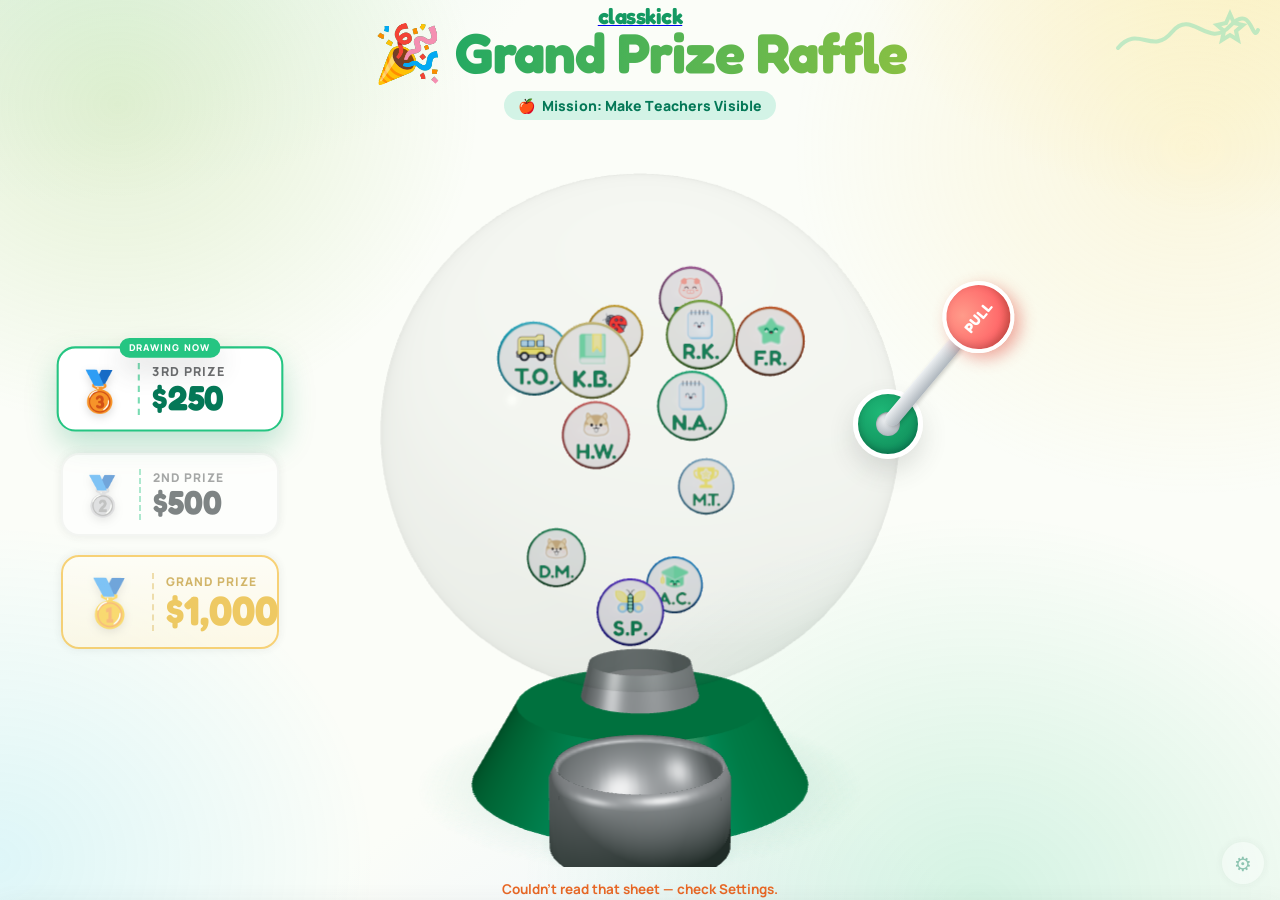
<file: raffle-picker/v5/index.html>
<!doctype html>
<html lang="en">
  <head>
    <meta charset="utf-8" />
    <meta name="viewport" content="width=device-width, initial-scale=1" />
    <title>Grand Prize Raffle</title>
    <link rel="preconnect" href="https://fonts.googleapis.com" />
    <link rel="preconnect" href="https://fonts.gstatic.com" crossorigin />
    <link
      href="https://fonts.googleapis.com/css2?family=Fredoka:wght@500;600;700&family=Manrope:wght@500;600;700;800&display=swap"
      rel="stylesheet"
    />
    <style>
      :root {
        --canvas: #fbfdf8;
        --card: #ffffff;
        --green-100: #d3f3e6;
        --green-200: #78dbb2;
        --green-300: #25c582;
        --green-350: #12a568;
        --green-400: #149962;
        --green-500: #047857;
        --lime: #88c043;
        --yellow: #ffdf78;
        --ink: #2c3438;
        --muted: #6d6e70;
        --coral: #ff6b6b;
        --orange: #e86826;
        --azure: #3498fe;
        --pastel-blue: #82c3fb;
        --violet: #723dff;
        --purple: #b568a9;
        --cyan: #2dcdf8;
        --border: #e5e5e5;
        --divider: #eef0ee;
        --shadow-card: 0 0 8px 1px rgba(64, 67, 69, 0.13);
        --shadow-lift: 0 12px 26px rgba(64, 67, 69, 0.16);
        --gold: #f5b521;
        --silver: #aab3bd;
        --bronze: #cd8a4f;
      }
      * {
        box-sizing: border-box;
      }
      html,
      body {
        margin: 0;
        height: 100%;
      }
      html {
        scroll-behavior: smooth;
      }
      body {
        font-family: "Manrope", system-ui, sans-serif;
        color: var(--ink);
        background:
          radial-gradient(900px 520px at 4% -10%, #e3f6e9 0%, transparent 56%),
          radial-gradient(820px 560px at 100% -8%, #fbf3c9 0%, transparent 52%),
          radial-gradient(700px 700px at 50% 130%, #e9f1fb 0%, transparent 60%),
          var(--canvas);
        background-attachment: fixed;
        min-height: 100%;
        overflow: hidden;
      }
      button {
        font-family: inherit;
      }

      /* audience view: fills exactly one screen (operator controls sit below) */
      .app {
        height: 100vh;
        display: flex;
        flex-direction: column;
        padding: clamp(10px, 1.8vh, 22px) clamp(14px, 3vw, 40px) 0;
        position: relative;
      }
      /* subtle gear that summons the controls overlay */
      .gear {
        position: fixed;
        right: 16px;
        bottom: 16px;
        z-index: 81;
        width: 42px;
        height: 42px;
        border-radius: 50%;
        border: none;
        cursor: pointer;
        background: rgba(255, 255, 255, 0.9);
        box-shadow: var(--shadow-card);
        font-size: 20px;
        color: var(--green-500);
        opacity: 0.4;
        transition:
          opacity 0.2s,
          transform 0.2s;
      }
      .gear:hover {
        opacity: 1;
        transform: scale(1.08);
      }
      .gear:focus-visible {
        opacity: 1;
        outline: 3px solid var(--green-200);
        outline-offset: 2px;
      }
      /* operator controls: hidden overlay, slides up from the bottom */
      .controls {
        position: fixed;
        left: 0;
        right: 0;
        bottom: 0;
        z-index: 80;
        display: flex;
        flex-direction: column;
        align-items: center;
        gap: 12px;
        padding: 14px clamp(14px, 3vw, 40px) 18px;
        background: rgba(255, 255, 255, 0.97);
        backdrop-filter: blur(10px);
        border-top: 1px solid var(--divider);
        box-shadow: 0 -10px 30px rgba(64, 67, 69, 0.16);
        transform: translateY(115%);
        transition: transform 0.32s cubic-bezier(0.2, 0.9, 0.3, 1);
      }
      .controls.open {
        transform: translateY(0);
      }
      .controls-title {
        display: flex;
        align-items: center;
        gap: 10px;
        width: 100%;
        max-width: 920px;
        font-family: "Fredoka", sans-serif;
        font-weight: 600;
        font-size: 14px;
        letter-spacing: 0.3px;
        color: var(--muted);
      }
      .controls-title .ctrl-hint {
        font-family: "Manrope", sans-serif;
        font-weight: 700;
        font-size: 12.5px;
        color: var(--orange);
      }
      .ctrl-close {
        margin-left: auto;
        border: none;
        cursor: pointer;
        width: 28px;
        height: 28px;
        border-radius: 50%;
        background: var(--green-100);
        color: var(--green-500);
        font-weight: 800;
        font-size: 13px;
      }
      .ctrl-close:hover {
        background: var(--green-200);
      }

      /* faint brand scribble top-right */
      .corner-scrib {
        position: absolute;
        top: 6px;
        right: 18px;
        width: 150px;
        height: 60px;
        opacity: 0.45;
        pointer-events: none;
        z-index: 0;
      }
      .corner-scrib path {
        fill: none;
        stroke: var(--green-200);
        stroke-width: 4;
        stroke-linecap: round;
      }
      @media (max-width: 720px) {
        .corner-scrib {
          display: none;
        }
      }

      /* ---------- Header ---------- */
      .head {
        display: flex;
        align-items: center;
        justify-content: center;
        gap: 6px;
        flex-direction: column;
        text-align: center;
        flex: none;
        z-index: 2;
      }
      .brand {
        line-height: 0;
        margin-bottom: 0;
      }
      .brand img {
        height: 22px;
        width: auto;
        display: block;
      }
      .brand .wordmark {
        font-family: "Fredoka", sans-serif;
        font-weight: 700;
        font-size: 22px;
        color: var(--green-400);
        letter-spacing: -0.5px;
      }
      .title {
        font-family: "Fredoka", sans-serif;
        font-weight: 700;
        font-size: clamp(30px, 4.6vw, 56px);
        line-height: 1.02;
        letter-spacing: -1px;
        margin: 0;
        background: linear-gradient(96deg, var(--green-350), var(--lime));
        -webkit-background-clip: text;
        background-clip: text;
        color: transparent;
      }
      .title .spark {
        display: inline-block;
        -webkit-text-fill-color: initial;
        color: initial;
        animation: bob 2.6s ease-in-out infinite;
      }
      .subtitle {
        display: inline-flex;
        align-items: center;
        gap: 7px;
        margin: 4px 0 0;
        color: var(--green-500);
        background: var(--green-100);
        font-weight: 800;
        font-size: clamp(11px, 1.3vw, 14px);
        letter-spacing: 0.1px;
        padding: 5px 14px;
        border-radius: 999px;
      }

      /* ---------- Prize rail (vertical, beside the wheel) ---------- */
      .rail {
        position: absolute;
        left: clamp(8px, 1.8vw, 36px);
        top: 50%;
        transform: translateY(-50%);
        display: flex;
        flex-direction: column;
        align-items: stretch;
        gap: clamp(12px, 2.2vh, 22px);
        width: clamp(186px, 17vw, 248px);
        z-index: 4;
      }
      .prize {
        position: relative;
        display: flex;
        align-items: center;
        gap: 13px;
        background: var(--card);
        border: 2px solid var(--divider);
        border-radius: 18px;
        padding: 14px 18px 14px 16px;
        box-shadow: var(--shadow-card);
        width: 100%;
        transition:
          transform 0.25s,
          border-color 0.25s,
          box-shadow 0.25s,
          opacity 0.25s;
        opacity: 0.6;
      }
      .prize .medal {
        font-size: 38px;
        line-height: 1;
        filter: drop-shadow(0 3px 4px rgba(0, 0, 0, 0.14));
      }
      .prize .amt {
        font-family: "Fredoka", sans-serif;
        font-weight: 700;
        font-size: clamp(26px, 2.6vw, 36px);
        color: var(--ink);
        line-height: 1;
      }
      .prize .plc {
        font-weight: 800;
        font-size: 12px;
        color: var(--muted);
        text-transform: uppercase;
        letter-spacing: 1px;
      }
      .prize .who {
        font-weight: 800;
        font-size: 14px;
        color: var(--green-500);
        max-width: 100%;
        white-space: nowrap;
        overflow: hidden;
        text-overflow: ellipsis;
      }
      .prize.active .amt {
        color: var(--green-500);
      }
      .prize.active {
        opacity: 1;
        border-color: var(--green-300);
        transform: translateY(-3px) scale(1.04);
        box-shadow: 0 14px 30px rgba(20, 153, 98, 0.26);
      }
      .prize.active::after {
        content: "DRAWING NOW";
        position: absolute;
        top: -10px;
        left: 50%;
        transform: translateX(-50%);
        background: var(--green-300);
        color: #fff;
        font-size: 9px;
        font-weight: 800;
        letter-spacing: 1px;
        padding: 3px 9px;
        border-radius: 999px;
        white-space: nowrap;
        box-shadow: var(--shadow-lift);
      }
      .prize.done {
        opacity: 1;
        border-color: var(--green-200);
        background: linear-gradient(180deg, #fff, #f5fbf7);
      }
      .prize.done .check {
        position: absolute;
        top: -9px;
        right: -7px;
        width: 22px;
        height: 22px;
        border-radius: 50%;
        background: var(--green-300);
        color: #fff;
        display: grid;
        place-items: center;
        font-size: 13px;
        font-weight: 800;
        box-shadow: var(--shadow-lift);
      }
      /* gold accent + dominant size for the grand prize tier */
      .prize.gold {
        border-color: var(--gold);
        background: linear-gradient(180deg, #fffdf5, #fff6db);
        padding: 16px 18px;
        gap: 14px;
      }
      .prize.gold .medal {
        font-size: 46px;
      }
      .prize.gold .amt {
        color: #e6a700;
        font-size: clamp(30px, 3.2vw, 42px);
      }
      .prize.gold .plc {
        color: #b8860b;
      }
      /* awarded winner shown with their sticker + initials */
      .prize .pinfo {
        min-width: 0;
        border-left: 2px dashed var(--green-200);
        padding-left: 12px;
      }
      .prize.gold .pinfo {
        border-left-color: #e8c879;
      }
      .won {
        display: flex;
        align-items: center;
        gap: 7px;
        margin-top: 6px;
      }
      .won-ava {
        width: 26px;
        height: 26px;
        flex: none;
        border-radius: 50%;
        background: #fff;
        border: 2px solid var(--green-200);
        object-fit: contain;
        box-shadow: var(--shadow-card);
      }
      .won-name {
        font-family: "Fredoka", sans-serif;
        font-weight: 700;
        font-size: 17px;
        letter-spacing: 0.05em;
        color: var(--green-500);
        white-space: nowrap;
        overflow: hidden;
        text-overflow: ellipsis;
      }
      .prize.gold .won-name {
        color: #b8860b;
      }
      .prize.gold.active {
        border-color: var(--gold);
        box-shadow: 0 14px 30px rgba(245, 181, 33, 0.32);
      }
      .prize.gold.active .amt {
        color: #e6a700;
      }
      .prize.gold.active::after {
        background: var(--gold);
        color: #5a3d00;
      }
      .prize.gold.done .check {
        background: var(--gold);
        color: #5a3d00;
      }

      /* ---------- Wheel stage ---------- */
      .stage {
        flex: 1;
        display: grid;
        place-items: center;
        position: relative;
        min-height: 0;
        margin-top: clamp(6px, 1.4vh, 16px);
        z-index: 1;
      }
      /* ===== lotto ball machine (v2 mechanism) ===== */
      .machine {
        position: relative;
        width: min(54vh, 42vw);
        display: flex;
        flex-direction: column;
        align-items: center;
      }
      .dome {
        position: relative;
        width: 100%;
        aspect-ratio: 1;
        z-index: 2;
      }
      /* brand conic halo behind the glass, same family as v1's wheel */
      .dome::before {
        content: "";
        position: absolute;
        inset: -3%;
        border-radius: 50%;
        background: conic-gradient(
          from 0deg,
          var(--green-300),
          var(--yellow),
          var(--azure),
          var(--violet),
          var(--coral),
          var(--green-300)
        );
        filter: blur(3px);
        opacity: 0.85;
        z-index: 0;
      }
      .glass {
        position: absolute;
        inset: 0;
        border-radius: 50%;
        overflow: hidden;
        background: radial-gradient(
          circle at 50% 42%,
          #ffffff 0%,
          #f3faf6 60%,
          #e7f3ec 100%
        );
        box-shadow:
          var(--shadow-lift),
          inset 0 0 0 10px #fff,
          inset 0 0 60px rgba(20, 153, 98, 0.1);
        z-index: 1;
      }
      .glass canvas {
        position: absolute;
        inset: 0;
        width: 100%;
        height: 100%;
        display: block;
      }
      /* curved glass reflections over the chamber */
      .dome-glint {
        position: absolute;
        inset: 0;
        border-radius: 50%;
        pointer-events: none;
        z-index: 3;
        background:
          radial-gradient(
            40% 26% at 32% 18%,
            rgba(255, 255, 255, 0.85),
            transparent 70%
          ),
          radial-gradient(
            18% 12% at 74% 30%,
            rgba(255, 255, 255, 0.55),
            transparent 70%
          );
      }
      /* exit hatch at the bottom of the dome where the ball drops out */
      .hatch {
        position: absolute;
        bottom: -1px;
        left: 50%;
        transform: translateX(-50%);
        width: 22%;
        height: 9%;
        background: linear-gradient(#0c5b3b, #08402a);
        border-radius: 0 0 40% 40% / 0 0 100% 100%;
        box-shadow: inset 0 4px 6px rgba(0, 0, 0, 0.4);
        z-index: 4;
      }
      /* funnel neck from dome into the base */
      .neck {
        position: relative;
        width: 30%;
        height: clamp(14px, 2.4vh, 26px);
        margin-top: -2px;
        background: linear-gradient(#149962, #0c5b3b);
        clip-path: polygon(18% 0, 82% 0, 66% 100%, 34% 100%);
        z-index: 1;
      }
      .base {
        position: relative;
        width: 78%;
        height: clamp(46px, 9vh, 92px);
        margin-top: -2px;
        background: linear-gradient(
          #1eb877,
          var(--green-400) 55%,
          var(--green-500)
        );
        clip-path: polygon(8% 0, 92% 0, 100% 100%, 0 100%);
        border-radius: 6px 6px 14px 14px;
        box-shadow:
          var(--shadow-lift),
          inset 0 3px 0 rgba(255, 255, 255, 0.25);
        display: grid;
        place-items: center;
        z-index: 1;
      }
      .base-badge {
        font-family: "Fredoka", sans-serif;
        font-weight: 700;
        letter-spacing: 0.14em;
        color: #fff;
        font-size: clamp(11px, 1.5vw, 18px);
        text-shadow: 0 1px 2px rgba(0, 0, 0, 0.25);
        opacity: 0.96;
      }
      /* catch tray where the winning ball comes to rest */
      .tray {
        position: relative;
        width: 46%;
        height: clamp(20px, 3.4vh, 38px);
        margin-top: 6px;
        background: linear-gradient(#fff, #eef4f0);
        border: 2px solid var(--green-200);
        border-radius: 0 0 999px 999px / 0 0 60px 60px;
        box-shadow:
          var(--shadow-card),
          inset 0 6px 10px rgba(20, 153, 98, 0.1);
        z-index: 1;
      }
      .tray-cradle {
        position: absolute;
        left: 50%;
        top: -6px;
        transform: translateX(-50%);
        width: 40%;
        height: 10px;
        background: radial-gradient(
          closest-side,
          rgba(20, 153, 98, 0.18),
          transparent
        );
        border-radius: 50%;
      }

      /* side lever — a handle bolted to the dome's rim that you pull DOWN */
      .lever {
        position: absolute;
        left: 100%;
        top: 39%; /* dome's vertical centre, so the hub sits on the rim */
        transform: translateY(-50%);
        width: clamp(120px, 20vw, 220px);
        height: clamp(90px, 16vh, 160px);
        background: none;
        border: 0;
        padding: 0;
        cursor: pointer;
        z-index: 6;
      }
      /* hub bolted onto the dome's right rim — the visible attachment point */
      .lever-hub {
        position: absolute;
        left: 0;
        top: 50%;
        transform: translate(-50%, -50%);
        width: clamp(42px, 6.4vw, 70px);
        aspect-ratio: 1;
        border-radius: 50%;
        background: radial-gradient(
          circle at 38% 32%,
          #1eb877,
          var(--green-400) 60%,
          var(--green-500)
        );
        border: 5px solid #fff;
        box-shadow:
          var(--shadow-lift),
          inset 0 -3px 6px rgba(0, 0, 0, 0.2);
      }
      .lever-hub::after {
        content: "";
        position: absolute;
        inset: 30%;
        border-radius: 50%;
        background: radial-gradient(circle at 40% 35%, #eef1f3, #9aa3ab);
        box-shadow: inset 0 1px 2px rgba(0, 0, 0, 0.35);
      }
      /* the swing arm pivots at the hub and points out to the right */
      .lever-arm {
        position: absolute;
        left: 0;
        top: 50%;
        width: 80%;
        height: clamp(11px, 1.5vw, 15px);
        transform-origin: 0 50%;
        transform: translateY(-50%) rotate(-50deg); /* idle: up-and-out */
        transition: transform 0.24s cubic-bezier(0.34, 1.56, 0.64, 1);
        display: flex;
        flex-direction: row;
        align-items: center;
      }
      .lever-rod {
        height: 100%;
        flex: 1;
        background: linear-gradient(#eef1f3, #aeb6bd);
        border-radius: 999px;
        box-shadow: 0 2px 4px rgba(0, 0, 0, 0.2);
      }
      .lever-knob {
        position: relative;
        z-index: 1;
        width: clamp(42px, 6.4vw, 72px);
        height: clamp(42px, 6.4vw, 72px);
        margin-left: -6px;
        border-radius: 50%;
        background: radial-gradient(
          circle at 36% 30%,
          #ff9b8a,
          var(--coral) 60%,
          #e0483a
        );
        border: 4px solid #fff;
        box-shadow:
          0 8px 16px rgba(224, 72, 58, 0.45),
          inset 0 -4px 8px rgba(0, 0, 0, 0.2);
        display: grid;
        place-items: center;
        font-family: "Fredoka", sans-serif;
        font-weight: 700;
        font-size: clamp(10px, 1.4vw, 14px);
        letter-spacing: 0.06em;
        color: #fff;
      }
      .lever.idle .lever-knob {
        animation: leverpulse 1.8s ease-in-out infinite;
      }
      .lever:hover .lever-arm {
        transform: translateY(-50%) rotate(-40deg);
      }
      .lever.pull .lever-arm {
        transform: translateY(-50%) rotate(22deg); /* swung DOWN */
        transition: transform 0.16s cubic-bezier(0.5, 0, 0.6, 1);
      }
      .lever:disabled {
        cursor: default;
      }
      .lever:disabled .lever-knob {
        filter: saturate(0.5) brightness(0.98);
        animation: none;
      }

      /* the ball that rolls out, carrying the winner's sticker + initials */
      .outball {
        position: absolute;
        z-index: 7;
        display: flex;
        flex-direction: column;
        align-items: center;
        pointer-events: none;
      }
      .ob-face {
        width: clamp(64px, 11vh, 116px);
        height: clamp(64px, 11vh, 116px);
        border-radius: 50%;
        background: radial-gradient(
          circle at 36% 30%,
          #ffffff,
          #eaf6ef 58%,
          #d6ebe0
        );
        border: 4px solid #fff;
        box-shadow:
          var(--shadow-lift),
          inset 0 -6px 12px rgba(20, 153, 98, 0.16);
        display: grid;
        place-items: center;
        overflow: hidden;
      }
      .ob-face img {
        width: 78%;
        height: 78%;
        object-fit: contain;
      }
      .ob-face.emoji::after {
        content: attr(data-e);
        font-size: clamp(30px, 6vh, 60px);
      }
      .ob-nm {
        margin-top: 6px;
        font-family: "Fredoka", sans-serif;
        font-weight: 700;
        font-size: clamp(15px, 2.4vw, 26px);
        letter-spacing: 0.1em;
        color: var(--green-500);
        background: #fff;
        border: 2px solid var(--green-200);
        border-radius: 999px;
        padding: 2px 14px;
        box-shadow: var(--shadow-card);
        opacity: 0;
      }
      .outball.roll .ob-face {
        animation: ballspin 1.05s cubic-bezier(0.4, 0.05, 0.4, 1) forwards;
      }
      .outball.roll .ob-nm {
        animation: fadein 0.4s ease 0.9s forwards;
      }
      @keyframes ballspin {
        to {
          transform: rotate(540deg);
        }
      }
      @keyframes leverpulse {
        0%,
        100% {
          transform: scale(1);
          box-shadow:
            0 8px 16px rgba(224, 72, 58, 0.45),
            inset 0 -4px 8px rgba(0, 0, 0, 0.2),
            0 0 0 0 rgba(255, 107, 107, 0.5);
        }
        70% {
          transform: scale(1.06);
          box-shadow:
            0 8px 16px rgba(224, 72, 58, 0.45),
            inset 0 -4px 8px rgba(0, 0, 0, 0.2),
            0 0 0 14px rgba(255, 107, 107, 0);
        }
      }

      /* ---------- Status ---------- */
      .status {
        flex: none;
        text-align: center;
        margin: clamp(6px, 1.4vh, 14px) 0 0;
        color: var(--muted);
        font-weight: 700;
        font-size: 13.5px;
        z-index: 2;
        min-height: 20px;
      }
      .status .live {
        display: inline-flex;
        align-items: center;
        gap: 7px;
      }
      .dot {
        width: 9px;
        height: 9px;
        border-radius: 50%;
        background: var(--green-300);
        box-shadow: 0 0 0 0 rgba(37, 197, 130, 0.55);
        animation: pulse 1.8s infinite;
      }
      .status .warn {
        color: var(--orange);
      }
      .status .ticketcount {
        display: inline-flex;
        align-items: center;
        gap: 8px;
        background: var(--card);
        border: 1.5px dashed var(--green-200);
        border-radius: 999px;
        padding: 6px 16px;
        box-shadow: var(--shadow-card);
      }
      .status .ticketcount .tk {
        font-size: 15px;
        line-height: 1;
      }
      .status .ticketcount b {
        font-family: "Fredoka", sans-serif;
        font-weight: 700;
        font-size: 15px;
        color: var(--green-500);
      }
      .status .ticketcount .sep {
        opacity: 0.55;
      }

      /* ---------- Bottom bar ---------- */
      .bar {
        flex: none;
        display: flex;
        align-items: center;
        justify-content: center;
        gap: 8px;
        flex-wrap: wrap;
        max-width: 900px;
        z-index: 3;
      }
      .tool {
        display: inline-flex;
        align-items: center;
        gap: 6px;
        font-weight: 700;
        font-size: 13px;
        border: none;
        cursor: pointer;
        border-radius: 999px;
        padding: 9px 15px;
        color: var(--green-500);
        background: #fff;
        box-shadow: var(--shadow-card);
        border: 1.5px solid var(--divider);
        transition:
          transform 0.14s,
          background 0.14s,
          color 0.14s;
      }
      .tool:hover {
        transform: translateY(-2px);
        background: var(--green-100);
      }
      .tool:active {
        transform: translateY(0);
      }
      .tool:focus-visible {
        outline: 3px solid var(--green-200);
        outline-offset: 2px;
      }
      .tool.primary {
        background: var(--green-300);
        color: #fff;
        border-color: transparent;
      }
      .tool.primary:hover {
        background: var(--green-400);
      }
      .tool .ic {
        font-size: 14px;
      }
      /* prize chips (replaces the native "Drawing" dropdown) */
      .chips {
        display: inline-flex;
        gap: 4px;
        margin-left: 2px;
      }
      .chip {
        font-family: inherit;
        font-weight: 800;
        font-size: 12px;
        border: 1.5px solid var(--border);
        background: #fff;
        color: var(--muted);
        border-radius: 999px;
        padding: 3px 10px;
        cursor: pointer;
        transition:
          background 0.15s,
          color 0.15s,
          border-color 0.15s;
      }
      .chip:hover:not(:disabled) {
        border-color: var(--green-300);
        color: var(--green-500);
      }
      .chip.on {
        background: var(--green-300);
        color: #fff;
        border-color: transparent;
      }
      .chip.done {
        background: var(--green-100);
        color: var(--green-500);
        border-color: var(--green-200);
      }
      .chip.done:hover {
        border-color: var(--coral);
        color: var(--coral);
      }
      .chip:focus-visible {
        outline: 3px solid var(--green-200);
        outline-offset: 2px;
      }

      /* ---------- Settings panel ---------- */
      .panel {
        position: fixed;
        left: 50%;
        top: 50%;
        transform: translate(-50%, calc(-50% + 16px));
        width: min(620px, 94vw);
        background: var(--card);
        border-radius: 20px;
        box-shadow: 0 30px 70px rgba(0, 0, 0, 0.28);
        border: 1px solid var(--divider);
        padding: 22px 24px;
        z-index: 95;
        display: none;
        opacity: 0;
        transition:
          opacity 0.25s,
          transform 0.25s;
      }
      .panel.open {
        display: block;
        opacity: 1;
        transform: translate(-50%, -50%);
      }
      .panel h2 {
        font-family: "Fredoka", sans-serif;
        font-weight: 700;
        font-size: 19px;
        margin: 0 0 3px;
      }
      .panel p {
        margin: 0 0 14px;
        color: var(--muted);
        font-size: 13.5px;
        font-weight: 600;
      }
      .panel p b {
        color: var(--green-400);
      }
      .field {
        display: block;
        margin-bottom: 13px;
      }
      .field label {
        display: block;
        font-weight: 800;
        font-size: 12px;
        margin-bottom: 6px;
        text-transform: uppercase;
        letter-spacing: 0.6px;
        color: var(--ink);
      }
      .field input,
      .field select {
        width: 100%;
        font-family: inherit;
        font-size: 14.5px;
        font-weight: 600;
        color: var(--ink);
        border: 2px solid var(--border);
        border-radius: 11px;
        padding: 10px 13px;
        background: #fcfdfc;
        transition: border-color 0.15s;
      }
      .field input:focus,
      .field select:focus {
        outline: none;
        border-color: var(--green-300);
      }
      .cols {
        display: grid;
        grid-template-columns: 1fr 1fr 1fr;
        gap: 11px;
      }
      @media (max-width: 520px) {
        .cols {
          grid-template-columns: 1fr;
        }
      }
      .hint {
        font-size: 12px;
        color: var(--muted);
        font-weight: 600;
        margin-top: 6px;
      }

      /* ---------- Overlays (winner card / podium / wall) ---------- */
      .scrim {
        position: fixed;
        inset: 0;
        z-index: 50;
        display: none;
        align-items: center;
        justify-content: center;
        padding: 24px;
        background: rgba(34, 42, 46, 0.42);
        backdrop-filter: blur(9px) saturate(1.1);
        -webkit-backdrop-filter: blur(9px) saturate(1.1);
      }
      .scrim.show {
        display: flex;
        animation: fadein 0.3s ease;
      }

      /* winner card */
      .wincard {
        position: relative;
        width: min(600px, 94vw);
        background: var(--card);
        border-radius: 36px;
        padding: 44px 44px 36px;
        text-align: center;
        box-shadow: 0 30px 70px rgba(0, 0, 0, 0.32);
        border: 1px solid #fff;
        transform: scale(0.7);
        opacity: 0;
      }
      .wincard.in {
        animation: springin 0.62s cubic-bezier(0.18, 1.5, 0.4, 1) forwards;
      }
      .wincard .ribbon {
        display: inline-flex;
        align-items: center;
        gap: 10px;
        background: var(--green-100);
        color: var(--green-500);
        font-weight: 800;
        font-size: clamp(16px, 2.2vw, 20px);
        letter-spacing: 0.3px;
        padding: 10px 22px;
        border-radius: 999px;
      }
      .wincard .ribbon .m {
        font-size: 26px;
      }
      .wincard .ava {
        width: clamp(150px, 26vw, 200px);
        height: clamp(150px, 26vw, 200px);
        margin: 26px auto 6px;
        border-radius: 50%;
        border: 6px solid #fff;
        display: grid;
        place-items: center;
        background: #eef7f0;
        box-shadow: var(--shadow-lift);
        overflow: hidden;
        opacity: 0;
      }
      .wincard .ava img {
        width: 100%;
        height: 100%;
        object-fit: contain;
        padding: 14%;
      }
      .wincard .ava.emoji {
        font-size: 100px;
      }
      .wincard.in .ava {
        animation: popava 0.5s cubic-bezier(0.2, 1.6, 0.4, 1) 0.22s forwards;
      }
      .wincard .nm {
        font-family: "Fredoka", sans-serif;
        font-weight: 700;
        font-size: clamp(32px, 5.4vw, 52px);
        line-height: 1.06;
        letter-spacing: 0.12em;
        color: var(--ink);
        margin: 12px 6px 2px;
        overflow-wrap: anywhere;
        opacity: 0;
      }
      .wincard.in .nm {
        animation: rise 0.45s ease 0.38s forwards;
      }
      .wincard .cap {
        font-weight: 800;
        color: var(--green-400);
        font-size: clamp(16px, 2.2vw, 20px);
        margin-top: 12px;
        opacity: 0;
      }
      .wincard.in .cap {
        animation: rise 0.45s ease 0.5s forwards;
      }
      .wincard .dupwarn {
        display: inline-flex;
        align-items: center;
        gap: 8px;
        margin-top: 12px;
        padding: 8px 18px;
        border-radius: 999px;
        background: #fff3d6;
        color: #a8730a;
        font-weight: 800;
        font-size: clamp(13px, 1.8vw, 16px);
        opacity: 0;
      }
      .wincard.in .dupwarn {
        animation: rise 0.45s ease 0.54s forwards;
      }
      .wincard .subemail {
        font-weight: 700;
        color: var(--muted);
        font-size: clamp(13px, 1.7vw, 16px);
        margin-top: 4px;
        letter-spacing: 0.2px;
        opacity: 0;
      }
      .wincard.in .subemail {
        animation: rise 0.45s ease 0.46s forwards;
      }
      .podcard .eml {
        font-weight: 700;
        font-size: clamp(10px, 1.2vw, 12.5px);
        color: var(--muted);
        opacity: 0.95;
        overflow-wrap: anywhere;
      }
      .p1 .podcard .eml {
        color: rgba(255, 255, 255, 0.85);
      }
      .wcard .meta .eml {
        font-weight: 700;
        font-size: 12px;
        color: var(--muted);
        overflow-wrap: anywhere;
      }
      .wincard .acts {
        display: flex;
        gap: 10px;
        justify-content: center;
        margin-top: 22px;
        opacity: 0;
      }
      .wincard.in .acts {
        animation: rise 0.45s ease 0.6s forwards;
      }
      .btn {
        font-family: "Manrope", sans-serif;
        font-weight: 800;
        font-size: 15px;
        border: none;
        cursor: pointer;
        border-radius: 999px;
        padding: 13px 24px;
        transition:
          transform 0.14s,
          background 0.14s,
          box-shadow 0.14s;
      }
      .btn:focus-visible {
        outline: 3px solid var(--green-200);
        outline-offset: 2px;
      }
      .btn-go {
        background: var(--green-300);
        color: #fff;
        box-shadow: var(--shadow-lift);
      }
      .btn-go:hover {
        transform: translateY(-2px);
        background: var(--green-400);
      }
      .btn-ghost {
        background: #fff;
        color: var(--muted);
        box-shadow: inset 0 0 0 2px var(--border);
      }
      .btn-ghost:hover {
        transform: translateY(-2px);
        color: var(--coral);
        box-shadow: inset 0 0 0 2px var(--coral);
      }

      /* podium */
      .podium-screen {
        position: fixed;
        inset: 0;
        z-index: 48;
        display: none;
        flex-direction: column;
        align-items: center;
        justify-content: center;
        gap: 18px;
        padding: 30px;
        background:
          radial-gradient(900px 520px at 4% -10%, #e3f6e9 0%, transparent 56%),
          radial-gradient(820px 560px at 100% -8%, #fbf3c9 0%, transparent 52%),
          var(--canvas);
        overflow: hidden;
      }
      .podium-screen.show {
        display: flex;
        animation: fadein 0.35s ease;
      }
      .pod-glow {
        position: absolute;
        inset: 0;
        z-index: 0;
        pointer-events: none;
        overflow: hidden;
      }
      .pod-glow span {
        position: absolute;
        border-radius: 50%;
        filter: blur(46px);
        opacity: 0.5;
        animation: drift 11s ease-in-out infinite;
      }
      .pod-head {
        position: relative;
        z-index: 2;
        text-align: center;
      }
      .pod-head h1 {
        font-family: "Fredoka", sans-serif;
        font-weight: 700;
        font-size: clamp(34px, 6vw, 66px);
        margin: 0;
        letter-spacing: -1px;
        background: linear-gradient(96deg, var(--green-350), var(--lime));
        -webkit-background-clip: text;
        background-clip: text;
        color: transparent;
      }
      .pod-head .conf-emoji {
        font-size: clamp(30px, 5vw, 48px);
        display: inline-block;
        animation: bob 2.4s ease-in-out infinite;
      }
      .podium {
        position: relative;
        z-index: 2;
        display: grid;
        grid-template-columns: 1fr 1.18fr 1fr;
        align-items: end;
        gap: clamp(12px, 2.4vw, 26px);
        width: min(880px, 94vw);
      }
      .pod {
        position: relative;
        opacity: 0;
        transform: translateY(26px) scale(0.92);
      }
      .pod.in {
        animation: popUp 0.65s cubic-bezier(0.22, 1.4, 0.4, 1) forwards;
      }
      .pod .crown {
        position: absolute;
        top: -26px;
        left: 50%;
        transform: translateX(-50%);
        font-size: 34px;
        z-index: 3;
        filter: drop-shadow(0 5px 6px rgba(0, 0, 0, 0.18));
        /* crownBob keeps the -50% centering while bobbing (plain bob would drop it) */
        animation: crownBob 2.6s ease-in-out infinite;
      }
      @keyframes crownBob {
        0%,
        100% {
          transform: translate(-50%, 0);
        }
        50% {
          transform: translate(-50%, -6px);
        }
      }
      .podcard {
        display: flex;
        flex-direction: column;
        align-items: center;
        gap: 8px;
        text-align: center;
        background: var(--card);
        border: 1px solid var(--divider);
        border-radius: 24px;
        padding: 30px 14px 18px;
        box-shadow: var(--shadow-card);
      }
      .podcard .ava {
        width: clamp(60px, 9vw, 92px);
        height: clamp(60px, 9vw, 92px);
        border-radius: 50%;
        border: 4px solid #fff;
        background: #eef7f0;
        display: grid;
        place-items: center;
        overflow: hidden;
        box-shadow: var(--shadow-lift);
      }
      .podcard .ava img {
        width: 100%;
        height: 100%;
        object-fit: contain;
        padding: 13%;
      }
      .podcard .ava.emoji {
        font-size: 40px;
      }
      .podcard .nm {
        font-family: "Fredoka", sans-serif;
        font-weight: 700;
        font-size: clamp(15px, 1.9vw, 20px);
        color: var(--ink);
        line-height: 1.12;
        letter-spacing: 0.1em;
        overflow-wrap: anywhere;
      }
      .podcard .plc {
        font-weight: 800;
        font-size: 12px;
        text-transform: uppercase;
        letter-spacing: 1px;
        color: var(--muted);
      }
      .podcard .amt {
        font-family: "Fredoka", sans-serif;
        font-weight: 700;
        font-size: clamp(18px, 2.5vw, 26px);
        color: var(--green-500);
      }
      .p1 .podcard {
        min-height: 230px;
        padding: 38px 16px 22px;
        color: #fff;
        border-color: transparent;
        background: linear-gradient(165deg, #34cf90, var(--green-400));
        box-shadow: 0 18px 40px rgba(20, 153, 98, 0.4);
      }
      .p1 .podcard .nm,
      .p1 .podcard .amt {
        color: #fff;
      }
      .p1 .podcard .plc {
        color: rgba(255, 255, 255, 0.85);
      }
      .p1 .podcard .ava {
        border-color: rgba(255, 255, 255, 0.92);
      }
      .p2 .podcard {
        min-height: 188px;
      }
      .p3 .podcard {
        min-height: 160px;
      }
      .pod-foot {
        position: relative;
        z-index: 2;
        text-align: center;
        display: flex;
        flex-direction: column;
        align-items: center;
        gap: 14px;
      }
      .collect {
        font-weight: 800;
        font-size: clamp(15px, 2vw, 19px);
        color: var(--ink);
        background: #fff;
        border: 2px dashed var(--green-200);
        border-radius: 16px;
        padding: 12px 22px;
        box-shadow: var(--shadow-card);
      }
      .collect .ic {
        color: var(--green-400);
      }

      /* winners wall fullscreen */
      .wall-screen {
        position: fixed;
        inset: 0;
        z-index: 55;
        display: none;
        flex-direction: column;
        padding: clamp(20px, 4vh, 46px) clamp(18px, 5vw, 60px);
        overflow: auto;
        background:
          radial-gradient(900px 520px at 4% -10%, #e3f6e9 0%, transparent 56%),
          radial-gradient(820px 560px at 100% -8%, #fbf3c9 0%, transparent 52%),
          var(--canvas);
      }
      .wall-screen.show {
        display: flex;
        animation: fadein 0.3s ease;
      }
      .wall-top {
        display: flex;
        align-items: center;
        justify-content: space-between;
        gap: 16px;
        margin-bottom: 24px;
        flex-wrap: wrap;
      }
      .wall-top h1 {
        font-family: "Fredoka", sans-serif;
        font-weight: 700;
        font-size: clamp(28px, 4.4vw, 46px);
        margin: 0;
        letter-spacing: -0.5px;
        color: var(--ink);
      }
      .wall-top h1 .t {
        font-size: 0.8em;
      }
      .wall-actions {
        display: flex;
        gap: 10px;
        align-items: center;
      }
      .run {
        background: var(--card);
        border: 1px solid var(--divider);
        border-radius: 22px;
        padding: 18px 20px;
        box-shadow: var(--shadow-card);
        margin-bottom: 18px;
      }
      .run-head {
        display: flex;
        align-items: center;
        justify-content: space-between;
        gap: 12px;
        flex-wrap: wrap;
        margin-bottom: 14px;
      }
      .run .when {
        font-weight: 800;
        font-size: 13px;
        color: var(--muted);
        text-transform: uppercase;
        letter-spacing: 0.8px;
      }
      .run-replay {
        padding: 8px 16px;
        font-size: 13px;
      }
      .run-grid {
        display: grid;
        grid-template-columns: repeat(3, 1fr);
        gap: 14px;
      }
      @media (max-width: 640px) {
        .run-grid {
          grid-template-columns: 1fr;
        }
      }
      .wcard {
        display: flex;
        align-items: center;
        gap: 13px;
        background: #fbfdfb;
        border: 1px solid var(--divider);
        border-radius: 16px;
        padding: 12px 14px;
      }
      .wcard .medal {
        font-size: 26px;
        flex: none;
      }
      .wcard .ava {
        width: 46px;
        height: 46px;
        border-radius: 50%;
        border: 3px solid #fff;
        background: #eef7f0;
        flex: none;
        display: grid;
        place-items: center;
        overflow: hidden;
        box-shadow: var(--shadow-lift);
      }
      .wcard .ava img {
        width: 100%;
        height: 100%;
        object-fit: contain;
        padding: 12%;
      }
      .wcard .ava.emoji {
        font-size: 22px;
      }
      .wcard .meta {
        min-width: 0;
      }
      .wcard .meta .nm {
        font-weight: 800;
        font-size: 15px;
        color: var(--ink);
        line-height: 1.15;
        overflow-wrap: anywhere;
      }
      .wcard .meta .amt {
        font-family: "Fredoka", sans-serif;
        font-weight: 700;
        font-size: 15px;
        color: var(--green-500);
      }
      .wall-empty {
        margin: auto;
        text-align: center;
        color: var(--muted);
        font-weight: 700;
      }
      .wall-empty .big {
        font-size: 46px;
        animation: bob 2.6s ease-in-out infinite;
      }

      /* bottom previous-winners strip */
      .strip {
        position: static;
        z-index: 30;
        background: rgba(255, 255, 255, 0.92);
        backdrop-filter: blur(8px);
        border-top: 1px solid var(--divider);
        padding: 9px 16px;
        display: none;
        align-items: center;
        gap: 14px;
        justify-content: center;
        flex-wrap: wrap;
        font-size: 12.5px;
        font-weight: 700;
      }
      .strip.show {
        display: flex;
      }
      .strip .lbl {
        color: var(--muted);
        text-transform: uppercase;
        letter-spacing: 0.8px;
        font-size: 11px;
      }
      .strip .chip {
        display: inline-flex;
        align-items: center;
        gap: 6px;
        background: #fff;
        border: 1px solid var(--divider);
        border-radius: 999px;
        padding: 4px 11px;
        color: var(--green-600, #0a7);
      }
      .strip .chip .m {
        font-size: 14px;
      }
      .strip .link {
        color: var(--green-400);
        cursor: pointer;
        text-decoration: underline;
        text-underline-offset: 2px;
      }
      .strip .link.danger {
        color: var(--coral);
      }

      canvas#confetti {
        position: fixed;
        inset: 0;
        pointer-events: none;
        z-index: 70;
      }

      /* empty / error note */
      .note {
        position: absolute;
        inset: 0;
        display: grid;
        place-items: center;
        z-index: 4;
        text-align: center;
        padding: 24px;
      }
      .note .inner {
        background: rgba(255, 255, 255, 0.9);
        border-radius: 22px;
        padding: 26px 28px;
        box-shadow: var(--shadow-card);
        max-width: 420px;
      }
      .note .big {
        font-size: 42px;
      }
      .note h3 {
        font-family: "Fredoka", sans-serif;
        font-weight: 700;
        margin: 8px 0 4px;
        font-size: 20px;
      }
      .note p {
        margin: 0;
        color: var(--muted);
        font-weight: 600;
        font-size: 13.5px;
      }
      .note.err h3 {
        color: var(--coral);
      }

      @keyframes bob {
        0%,
        100% {
          transform: translateY(0);
        }
        50% {
          transform: translateY(-6px);
        }
      }
      @keyframes hubpulse {
        0%,
        100% {
          box-shadow:
            0 10px 22px rgba(20, 153, 98, 0.45),
            inset 0 -5px 10px rgba(0, 0, 0, 0.16),
            0 0 0 0 rgba(37, 197, 130, 0.5);
        }
        70% {
          box-shadow:
            0 10px 22px rgba(20, 153, 98, 0.45),
            inset 0 -5px 10px rgba(0, 0, 0, 0.16),
            0 0 0 22px rgba(37, 197, 130, 0);
        }
      }
      @keyframes pulse {
        0% {
          box-shadow: 0 0 0 0 rgba(37, 197, 130, 0.55);
        }
        70% {
          box-shadow: 0 0 0 9px rgba(37, 197, 130, 0);
        }
        100% {
          box-shadow: 0 0 0 0 rgba(37, 197, 130, 0);
        }
      }
      @keyframes fadein {
        from {
          opacity: 0;
        }
        to {
          opacity: 1;
        }
      }
      @keyframes springin {
        to {
          transform: scale(1);
          opacity: 1;
        }
      }
      @keyframes popava {
        from {
          transform: scale(0.4);
          opacity: 0;
        }
        to {
          transform: scale(1);
          opacity: 1;
        }
      }
      @keyframes rise {
        from {
          transform: translateY(12px);
          opacity: 0;
        }
        to {
          transform: translateY(0);
          opacity: 1;
        }
      }
      @keyframes popUp {
        to {
          opacity: 1;
          transform: none;
        }
      }
      @keyframes drift {
        0%,
        100% {
          transform: translate(0, 0);
        }
        50% {
          transform: translate(40px, -30px);
        }
      }
      .crown {
        will-change: transform;
      }

      @media (prefers-reduced-motion: reduce) {
        * {
          animation-duration: 0.001ms !important;
          animation-iteration-count: 1 !important;
        }
        .lever.idle .lever-knob {
          animation: none;
        }
        .pod {
          opacity: 1;
          transform: none;
        }
      }
      @media (max-width: 1024px) {
        /* narrow screens: rail back to a horizontal row above the wheel */
        .rail {
          position: static;
          transform: none;
          flex-direction: row;
          flex-wrap: wrap;
          justify-content: center;
          width: auto;
          margin: clamp(8px, 1.6vh, 16px) 0 0;
        }
        .prize {
          width: auto;
          min-width: 128px;
        }
        .stage {
          display: flex;
          flex-direction: column;
          align-items: center;
          justify-content: center;
          margin-top: clamp(10px, 2vh, 20px);
        }
        .machine {
          width: min(48vh, 70vw);
        }
        .lever {
          width: clamp(96px, 26vw, 180px);
        }
      }
      @media (max-width: 720px) {
        .prize {
          min-width: 120px;
          padding: 7px 12px;
        }
      }

      /* ===== v3: 3D scene canvas fills the stage ===== */
      #scene {
        position: absolute;
        inset: 0;
        width: 100%;
        height: 100%;
        display: block;
        z-index: 1;
      }
      /* quick brand flash on the win */
      .flash {
        position: fixed;
        inset: 0;
        pointer-events: none;
        z-index: 60;
        opacity: 0;
        background: radial-gradient(
          circle at 50% 45%,
          rgba(255, 255, 255, 0.85),
          rgba(37, 197, 130, 0.5) 60%,
          transparent 80%
        );
      }
      .flash.go {
        animation: winflash 0.5s ease-out;
      }
      @keyframes winflash {
        0% {
          opacity: 0;
        }
        15% {
          opacity: 0.9;
        }
        100% {
          opacity: 0;
        }
      }

      /* suspense countdown over the chamber */
      .countdown {
        position: absolute;
        inset: 0;
        display: flex;
        align-items: center;
        justify-content: center;
        pointer-events: none;
        z-index: 7;
        font-family: "Fredoka", sans-serif;
        font-weight: 700;
        font-size: clamp(120px, 26vh, 320px);
        color: var(--green-400);
        -webkit-text-stroke: 7px #fff;
        paint-order: stroke fill;
        text-shadow: 0 12px 36px rgba(0, 0, 0, 0.28);
        opacity: 0;
      }
      .countdown.show {
        animation: countpop 0.62s ease-out;
      }
      @keyframes countpop {
        0% {
          opacity: 0;
          transform: scale(2.3);
        }
        22% {
          opacity: 1;
          transform: scale(1);
        }
        78% {
          opacity: 1;
          transform: scale(1);
        }
        100% {
          opacity: 0;
          transform: scale(0.6);
        }
      }
      /* the lever is positioned by JS over the projected dome rim */
      #drawLever {
        position: absolute;
        left: 0;
        top: 0;
        transform: translateY(-50%);
        visibility: hidden;
        z-index: 6;
      }
      #drawLever.ready {
        visibility: visible;
      }

      /* ===== kiosk / show mode ===== */
      body.kiosk .gear {
        display: none;
      }
      body.kiosk.hide-cursor,
      body.kiosk.hide-cursor * {
        cursor: none !important;
      }
      .toast {
        position: fixed;
        left: 50%;
        bottom: 28px;
        transform: translate(-50%, 20px);
        z-index: 90;
        background: rgba(44, 52, 56, 0.92);
        color: #fff;
        font-family: "Manrope", system-ui, sans-serif;
        font-weight: 700;
        font-size: 15px;
        padding: 10px 18px;
        border-radius: 999px;
        box-shadow: var(--shadow-lift);
        opacity: 0;
        pointer-events: none;
        transition:
          opacity 0.3s,
          transform 0.3s;
      }
      .toast.show {
        opacity: 1;
        transform: translate(-50%, 0);
      }

      /* ===== living background atmosphere ===== */
      .atmo {
        position: fixed;
        inset: -10%;
        z-index: -1;
        pointer-events: none;
        background:
          radial-gradient(
            38% 48% at 16% 18%,
            rgba(136, 192, 67, 0.2),
            transparent 62%
          ),
          radial-gradient(
            42% 52% at 86% 22%,
            rgba(255, 223, 120, 0.22),
            transparent 62%
          ),
          radial-gradient(
            48% 58% at 72% 92%,
            rgba(37, 197, 130, 0.18),
            transparent 62%
          ),
          radial-gradient(
            40% 50% at 8% 88%,
            rgba(45, 205, 248, 0.14),
            transparent 62%
          );
        animation: atmoDrift 28s ease-in-out infinite alternate;
      }
      @keyframes atmoDrift {
        0% {
          transform: translate3d(0, 0, 0) scale(1);
        }
        100% {
          transform: translate3d(2%, -1.5%, 0) scale(1.08);
        }
      }
      .atmo .mote {
        position: absolute;
        border-radius: 50%;
        opacity: 0;
        animation: moteFloat linear infinite;
      }
      @keyframes moteFloat {
        0% {
          transform: translateY(30px) scale(0.7);
          opacity: 0;
        }
        25% {
          opacity: 0.55;
        }
        80% {
          opacity: 0.5;
        }
        100% {
          transform: translateY(-150px) scale(1.15);
          opacity: 0;
        }
      }
      @media (prefers-reduced-motion: reduce) {
        .atmo,
        .atmo .mote {
          animation: none;
        }
      }

      /* ===== draw-time fx: raffle tickets, streamers, brand-phrase banners ===== */
      .drawfx {
        position: absolute;
        inset: 0;
        z-index: 0;
        pointer-events: none;
        overflow: hidden;
      }
      .drawfx > * {
        position: absolute;
        opacity: 0;
        will-change: transform, opacity;
      }
      .fx-ticket {
        width: 52px;
        height: 33px;
        border-radius: 6px;
        background: var(--card);
        border: 2px dashed var(--green-200);
        box-shadow: var(--shadow-card);
        display: grid;
        place-items: center;
        font-size: 16px;
        animation: fxRise var(--dur) cubic-bezier(0.25, 0.6, 0.35, 1) forwards;
      }
      /* outer element travels along a serpentine path; inner flutters in the air */
      .fx-streamer {
        animation: fxFly var(--dur) linear forwards;
      }
      .fx-streamer .rib {
        display: block;
        overflow: visible;
        transform-origin: center;
        animation: ribFlutter var(--fdur) ease-in-out infinite;
      }
      .fx-banner {
        animation: fxFly var(--dur) linear forwards;
      }
      .fx-banner .bnr {
        display: inline-flex;
        align-items: center;
        padding: clamp(7px, 0.9vh, 11px) clamp(22px, 2vw, 30px)
          clamp(7px, 0.9vh, 11px) clamp(13px, 1.1vw, 18px);
        border-radius: 7px;
        font-family: "Fredoka", sans-serif;
        font-weight: 700;
        font-size: clamp(16px, 1.5vw, 26px);
        color: #fff;
        white-space: nowrap;
        box-shadow: var(--shadow-lift);
        clip-path: polygon(
          0 0,
          100% 0,
          calc(100% - 13px) 50%,
          100% 100%,
          0 100%
        );
        transform-origin: center;
        animation: bnrWave var(--fdur) ease-in-out infinite;
      }
      @keyframes ribFlutter {
        0%,
        100% {
          transform: skewX(-15deg) scaleY(0.72) rotate(-4deg);
        }
        50% {
          transform: skewX(15deg) scaleY(1.12) rotate(4deg);
        }
      }
      @keyframes bnrWave {
        0%,
        100% {
          transform: rotate(-2.6deg) translateY(-2px);
        }
        50% {
          transform: rotate(2.6deg) translateY(2px);
        }
      }
      @keyframes fxRise {
        0% {
          opacity: 0;
          transform: translate(0, 0) rotate(0deg);
        }
        14% {
          opacity: var(--op);
        }
        50% {
          transform: translate(var(--mx), var(--my))
            rotate(calc(var(--spin) * 0.5));
        }
        86% {
          opacity: var(--op);
        }
        100% {
          opacity: 0;
          transform: translate(var(--dx), var(--dy)) rotate(var(--spin));
        }
      }
      @keyframes fxFly {
        0% {
          opacity: 0;
          transform: translate(0, 0) rotate(var(--rot)) scale(0.92);
        }
        8% {
          opacity: var(--op);
        }
        20% {
          transform: translate(var(--x1), var(--y1)) rotate(var(--rot)) scale(1);
        }
        40% {
          transform: translate(var(--x2), var(--y2)) rotate(var(--rot)) scale(1);
        }
        60% {
          transform: translate(var(--x3), var(--y3)) rotate(var(--rot)) scale(1);
        }
        80% {
          transform: translate(var(--x4), var(--y4)) rotate(var(--rot)) scale(1);
        }
        92% {
          opacity: var(--op);
        }
        100% {
          opacity: 0;
          transform: translate(var(--dx), var(--dy)) rotate(var(--rot)) scale(1);
        }
      }
      @media (prefers-reduced-motion: reduce) {
        .drawfx {
          display: none;
        }
      }

      /* ===== orchestrated intro on load ===== */
      @keyframes introPop {
        0% {
          opacity: 0;
          transform: translateY(-14px) scale(0.92);
        }
        60% {
          opacity: 1;
        }
        100% {
          opacity: 1;
          transform: none;
        }
      }
      @keyframes introUp {
        0% {
          opacity: 0;
          transform: translateY(12px);
        }
        100% {
          opacity: 1;
          transform: none;
        }
      }
      @keyframes introScene {
        0% {
          opacity: 0;
          transform: scale(0.9);
        }
        100% {
          opacity: 1;
          transform: none;
        }
      }
      @keyframes introFade {
        from {
          opacity: 0;
        }
        to {
          opacity: 1;
        }
      }
      .head .title {
        animation: introPop 0.6s cubic-bezier(0.2, 0.9, 0.3, 1.2) 0.05s both;
      }
      .head .subtitle {
        animation: introUp 0.5s ease 0.3s both;
      }
      #scene {
        animation: introScene 0.85s cubic-bezier(0.2, 0.8, 0.2, 1) 0.12s both;
      }
      .rail {
        animation: introFade 0.6s ease 0.42s both;
      }
      @media (prefers-reduced-motion: reduce) {
        .head .title,
        .head .subtitle,
        #scene,
        .rail {
          animation: none;
        }
      }
    </style>
  </head>
  <body>
    <div class="atmo" id="atmo"></div>
    <canvas id="confetti"></canvas>
    <div class="flash" id="flash"></div>

    <div class="app">
      <svg class="corner-scrib" viewBox="0 0 150 60" aria-hidden="true">
        <path
          d="M6 42 C 26 18, 40 50, 60 26 S 96 44, 118 20 S 140 38, 146 24"
        />
        <path
          d="M118 8 l 4 9 9 2 -7 6 2 9 -8 -5 -8 5 2 -9 -7 -6 9 -2 z"
          stroke-width="3"
        />
      </svg>

      <header class="head">
        <a
          class="brand"
          href="https://classkick.com"
          target="_blank"
          rel="noopener"
        >
          <img
            src="https://classkick.com/images/dfs.svg"
            alt="Classkick"
            onerror="
              this.outerHTML =
                '<span class=&quot;wordmark&quot;>classkick</span>'
            "
          />
        </a>
        <h1 class="title"><span class="spark">🎉</span> Grand Prize Raffle</h1>
        <p class="subtitle"><span>🍎</span> Mission: Make Teachers Visible</p>
      </header>

      <div class="stage">
        <div class="rail" id="rail"></div>
        <canvas id="scene" aria-hidden="true"></canvas>
        <div class="countdown" id="countdown" aria-hidden="true"></div>
        <div class="note" id="note" style="display: none">
          <div class="inner">
            <div class="big">🫧</div>
            <h3>No entrants yet</h3>
            <p>Connect your sheet in Settings.</p>
          </div>
        </div>
        <button
          class="lever idle"
          id="drawLever"
          aria-label="Pull the lever to draw a winner"
        >
          <span class="lever-hub"></span>
          <span class="lever-arm">
            <span class="lever-rod"></span>
            <span class="lever-knob">PULL</span>
          </span>
        </button>
      </div>

      <div class="status" id="status"></div>
    </div>

    <div class="toast" id="toast"></div>

    <!-- operator controls: hidden overlay, toggled with the gear or the C key -->
    <button
      class="gear"
      id="gearBtn"
      title="Operator controls (press C)"
      aria-label="Operator controls"
    >
      ⚙
    </button>
    <div class="controls" id="controls">
      <div class="controls-title">
        <span>⚙️ Operator controls</span>
        <span class="ctrl-hint" id="ctrlHint"></span>
        <button class="ctrl-close" id="ctrlClose" aria-label="Close controls">
          ✕
        </button>
      </div>
      <div class="bar">
        <button class="tool primary" id="spinBtn2">
          <span class="ic">🎯</span> Draw
        </button>
        <button class="tool" id="settingsBtn">
          <span class="ic">⚙️</span> Settings
        </button>
        <span class="tool" id="prizeWrap">
          <span class="ic">🏷️</span> Drawing:
          <span id="prizeChips" class="chips"></span>
        </span>
        <button class="tool" id="wallBtn">
          <span class="ic">🏆</span> View all winners
        </button>
        <button
          class="tool"
          id="exportBtn"
          title="Download a CSV of winners with full name + email (operator only, never shown on screen)"
        >
          <span class="ic">⬇️</span> Download winners
        </button>
        <button class="tool" id="fsBtn">
          <span class="ic">⛶</span> Fullscreen
        </button>
        <button class="tool primary" id="kioskBtn">
          <span class="ic">🖥️</span> Show mode
        </button>
        <button class="tool" id="muteBtn">
          <span class="ic">🔊</span> Sound
        </button>
        <button class="tool" id="resetBtn">
          <span class="ic">↺</span> Start over
        </button>
      </div>
      <div class="strip" id="strip"></div>
    </div>

    <!-- settings -->
    <div class="panel" id="panel">
      <h2>Connect your Google Sheet</h2>
      <p>
        Pick a saved sheet, or paste your own link (<b
          >File → Share → Publish to web</b
        >, one tab, CSV).
      </p>
      <div class="field">
        <label for="presetSelect">Saved sheets</label>
        <select id="presetSelect"></select>
      </div>
      <div class="field">
        <label for="urlInput">Google Sheet link</label>
        <input
          id="urlInput"
          type="text"
          placeholder="https://docs.google.com/spreadsheets/d/…"
        />
      </div>
      <div class="cols">
        <div class="field">
          <label for="colName">Name column</label
          ><select id="colName"></select>
        </div>
        <div class="field">
          <label for="colTickets">Raffle Tickets column</label
          ><select id="colTickets"></select>
        </div>
        <div class="field">
          <label for="colEmail"
            >Email column
            <span style="font-weight: 600; color: var(--muted)"
              >(optional)</span
            ></label
          ><select id="colEmail"></select>
        </div>
      </div>
      <div style="display: flex; gap: 10px">
        <button class="btn btn-go" id="loadBtn" style="flex: 1">
          ✨ Load entrants
        </button>
        <button
          class="btn btn-ghost"
          id="refreshBtn"
          title="Re-pull the latest data from the sheet"
        >
          🔄 Reload from sheet
        </button>
      </div>
      <div class="hint" id="settingsHint">
        <b>Reload from sheet</b> pulls the latest sheet edits (resets the
        current run). <b>Start over</b> just restarts the raffle with the loaded
        entrants.
      </div>
      <div
        class="field"
        style="
          margin-top: 16px;
          border-top: 1px solid var(--divider);
          padding-top: 16px;
        "
      >
        <label for="sampleSelect">Preview sample data (no sheet needed)</label>
        <select id="sampleSelect">
          <option value="12">Booth demo · 12 entrants (readable names)</option>
          <option value="100">Small crowd · 100 entrants</option>
          <option value="500">Expected turnout · 500 entrants</option>
          <option value="1500">Max / stress test · 1,500 entrants</option>
        </select>
        <div class="hint">
          Generates fake entrants (with 1–6 tickets each) to preview the machine
          at scale (shows up to 60 balls; odds always use the full count).
          Overrides any loaded sheet.
        </div>
      </div>
    </div>

    <!-- winner reveal -->
    <div class="scrim" id="winScrim">
      <div class="wincard" id="winCard"></div>
    </div>

    <!-- podium -->
    <div class="podium-screen" id="podiumScreen">
      <div class="pod-glow" id="podGlow"></div>
      <div class="pod-head">
        <h1>
          <span class="conf-emoji">🎉</span> Our Raffle Winners!
          <span class="conf-emoji">🎉</span>
        </h1>
      </div>
      <div class="podium" id="podium"></div>
      <div class="pod-foot">
        <div class="collect">
          <span class="ic">📣</span> See a Classkick team member at the booth to
          collect your prize
        </div>
        <div style="display: flex; gap: 10px">
          <button class="btn btn-go" id="podWallBtn">
            🏆 View all winners
          </button>
          <button class="btn btn-ghost" id="podResetBtn">↺ Start over</button>
        </div>
      </div>
    </div>

    <!-- winners wall -->
    <div class="wall-screen" id="wallScreen">
      <div class="wall-top">
        <h1>🏆 Raffle Winners <span class="t" id="wallCount"></span></h1>
        <div class="wall-actions">
          <button
            class="tool danger"
            id="wallClearBtn"
            style="color: var(--coral)"
          >
            <span class="ic">🗑️</span> Clear log
          </button>
          <button class="tool" id="wallCloseBtn">
            <span class="ic">✕</span> Close
          </button>
        </div>
      </div>
      <div id="wallBody"></div>
    </div>

    <!-- previous winners strip now lives inside #controls (below the fold) -->

    <script type="importmap">
      { "imports": { "three": "./lib/three.module.js" } }
    </script>
    <script type="module">
      import * as THREE from "three";

      /* ════════════════════════════════════════════════
   Paste your published Google Sheet link here to open
   straight to your data. Leave "" for the sample wheel.
   ════════════════════════════════════════════════ */
      // Saved sheets for the Settings dropdown (pick instead of pasting).
      const SHEETS = [
        {
          label: "ISTE Scavenger Hunt (live)",
          url: "https://docs.google.com/spreadsheets/d/e/2PACX-1vRBTBDlSMiPUrfrHDgXzY0VMhwqHV2rwMJEZReGyUDTOWmmWkHmk_6lr5Z3p8P6_xpUvtNo_FWFt7JB/pubhtml",
        },
      ];
      // opens straight to the first saved sheet; "" would start on the sample
      const DEFAULT_SHEET_URL = SHEETS.length ? SHEETS[0].url : "";

      const PRIZES = [
        { place: "3rd", amount: "$250", medal: "🥉" },
        { place: "2nd", amount: "$500", medal: "🥈" },
        { place: "1st", amount: "$1,000", medal: "🥇" },
      ];

      const SLICE_COLORS = [
        "#25c582",
        "#ffdf78",
        "#3498fe",
        "#723dff",
        "#e86826",
        "#88c043",
        "#ff6b6b",
        "#2dcdf8",
        "#b568a9",
        "#149962",
        "#82c3fb",
        "#f5b521",
      ];
      const CONFETTI_COLORS = [
        "#25c582",
        "#ffdf78",
        "#88c043",
        "#3498fe",
        "#ff6b6b",
        "#723dff",
        "#e86826",
        "#2dcdf8",
      ];
      const CUTE_EMOJI = [
        "🐱",
        "🐶",
        "🦊",
        "🐰",
        "🐼",
        "🐸",
        "🦄",
        "🐧",
        "🐯",
        "🐨",
        "🦁",
        "🐵",
        "🦉",
        "🐙",
        "🐢",
        "🦖",
        "🐥",
        "🐝",
      ];

      const STICKER_BASE = "./assets/stickers/";
      const STICKERS = [
        "apple1",
        "pencil1",
        "book1",
        "magnifier_glass",
        "medal",
        "trophy1",
        "heart1",
        "light_bulb",
        "flag1",
        "star_purple",
        "star_yellow",
        "star_green",
        "bee1",
        "butterfly1",
        "ladybug1",
        "worm",
        "tulip",
        "flower1",
        "owl_green",
        "bird1",
        "chicken1",
        "bear1",
        "dog1",
        "shiba_inu",
        "giraffe1",
        "pig1",
        "bunny1",
        "cat1",
        "cat2",
        "chimpmunk",
        "bird_profile",
        "squirrel_profile",
        "bunny_profile",
        "fox",
        "racoon",
        "beaver",
        "robot1",
        "rocket",
        "diamond1",
        "snowflake1",
        "thumb_up",
        "face_green",
        "face_light_green",
        "face_yellow",
        "face_orange",
        "face_red",
        "hand",
        "backpack",
        "bus",
        "clock",
        "globe",
        "hat2",
        "notebook",
        "pencil2",
      ];

      const SAMPLE = [
        {
          name: "Nancy Alvarez",
          tickets: 6,
          email: "nancy.alvarez@classkick.com",
        },
        { name: "Kaity Brooks", tickets: 5, email: "kaity@lincolnhigh.org" },
        { name: "Andrew Chen", tickets: 4, email: "achen@riverside.edu" },
        { name: "Sandip Patel", tickets: 3, email: "sandip.patel@gmail.com" },
        { name: "Faustino Reyes", tickets: 6, email: "freyes@classkick.com" },
        { name: "Rachel Kim", tickets: 2, email: "rachel.kim@oakwood.k12.org" },
        { name: "Hunter Walsh", tickets: 1, email: "hunterw@gmail.com" },
        { name: "Thomas Okafor", tickets: 3, email: "tokafor@school.net" },
        { name: "Priya Nair", tickets: 4, email: "priya@maplelearning.org" },
        { name: "Diego Martín", tickets: 2, email: "dmartin@escuela.mx" },
        { name: "Mei Tanaka", tickets: 5, email: "mei.tanaka@classkick.com" },
        { name: "Jordan Lee", tickets: 1, email: "jlee@hotmail.com" },
      ];

      // build a fake sample of N entrants to preview the wheel at scale
      const SAMPLE_FIRST =
        "Nancy,Kaity,Andrew,Sandip,Faustino,Rachel,Hunter,Thomas,Priya,Diego,Mei,Jordan,Aisha,Liam,Sofia,Noah,Emma,Mateo,Yuki,Omar,Grace,Leo,Zara,Ivan,Hana,Carlos,Nina,Ravi,Lena,Tariq,Maya,Owen,Freya,Kenji,Bea,Sam,Tessa,Cole,Anya,Dev".split(
          ",",
        );
      const SAMPLE_LAST =
        "Alvarez,Brooks,Chen,Patel,Reyes,Kim,Walsh,Okafor,Nair,Martin,Tanaka,Lee,Khan,Silva,Park,Rossi,Nguyen,Haddad,Costa,Singh,Owens,Vega,Ito,Bauer,Mensah,Cruz,Flores,Adeyemi,Novak,Romano".split(
          ",",
        );
      const SAMPLE_DOMAINS =
        "classkick.com,gmail.com,school.org,district.edu,k12.org,academy.net".split(
          ",",
        );
      function generateSample(n) {
        const out = [];
        for (let i = 0; i < n; i++) {
          const f = SAMPLE_FIRST[i % SAMPLE_FIRST.length];
          const l = SAMPLE_LAST[(i * 7) % SAMPLE_LAST.length];
          const r = cryptoFloat();
          const tickets =
            r < 0.4
              ? 1
              : r < 0.65
                ? 2
                : r < 0.82
                  ? 3
                  : r < 0.92
                    ? 4
                    : r < 0.97
                      ? 5
                      : 6;
          const email =
            (f + "." + l).toLowerCase() +
            (i + 1) +
            "@" +
            SAMPLE_DOMAINS[i % SAMPLE_DOMAINS.length];
          out.push({ name: f + " " + l, tickets, email });
        }
        return out;
      }

      const LS_KEY = "ck-raffle-winners-v1";

      let state = {
        url: "",
        headers: [],
        rows: [],
        map: { name: "", tickets: "", email: "" },
        live: false,
        sampleData: null, // generated large sample when previewing scale
        pool: [], // frozen entrants for the current run
        winners: [], // {place,amount,medal,name,sticker,emoji}
        prizeIndex: 0,
        pending: null,
        phase: "idle", // idle | spinning | revealing | podium
        muted: false,
      };

      const $ = (s) => document.querySelector(s);

      /* ---------- helpers (shared w/ leaderboard) ---------- */
      function numify(v) {
        if (v == null) return NaN;
        const n = parseFloat(String(v).replace(/[^0-9.\-]/g, ""));
        return isNaN(n) ? NaN : n;
      }
      function escapeHtml(s) {
        return String(s).replace(
          /[&<>"]/g,
          (c) => ({ "&": "&amp;", "<": "&lt;", ">": "&gt;", '"': "&quot;" })[c],
        );
      }
      function looksEmail(v) {
        return /\S+@\S+\.\S+/.test(String(v || ""));
      }
      function localPart(v) {
        return String(v).split("@")[0].trim();
      }
      // mask the local part so the projector never shows the full address:
      // "nancy.alvarez@classkick.com" -> "na•••@classkick.com"
      function maskEmail(v) {
        if (!looksEmail(v)) return "";
        const [loc, dom] = String(v).trim().split("@");
        const keep = Math.min(2, loc.length);
        return loc.slice(0, keep) + "•••@" + dom;
      }
      // initials only, for a no-PII public display: "Nancy Alvarez" -> "N.A.",
      // "nancy.alvarez@classkick.com" -> "N.A.", "Nic" -> "N."
      function initials(v) {
        let s = String(v || "").trim();
        if (!s) return "?";
        if (looksEmail(s)) s = localPart(s);
        const parts = s.split(/[\s._\-]+/).filter(Boolean);
        if (!parts.length) return "?";
        const first = parts[0][0];
        const last = parts.length > 1 ? parts[parts.length - 1][0] : "";
        return (first + (last ? "." + last : "") + ".").toUpperCase();
      }
      // bigger reveals (winner card, podium) get a friendlier "Pablo N."
      function firstLastInitial(v) {
        let s = String(v || "").trim();
        if (!s) return "?";
        if (looksEmail(s)) s = localPart(s);
        const parts = s.split(/[\s._\-]+/).filter(Boolean);
        if (!parts.length) return "?";
        const first =
          parts[0][0].toUpperCase() + parts[0].slice(1).toLowerCase();
        const last = parts.length > 1 ? parts[parts.length - 1][0] : "";
        return last ? `${first} ${last.toUpperCase()}.` : first;
      }
      function hashStr(str, mult) {
        let h = 0;
        for (let i = 0; i < str.length; i++)
          h = (h * mult + str.charCodeAt(i)) >>> 0;
        return h;
      }
      function pickEmoji(name) {
        return CUTE_EMOJI[hashStr(name, 17) % CUTE_EMOJI.length];
      }
      function pickStickerName(name) {
        return STICKERS[hashStr(name, 23) % STICKERS.length];
      }
      function stickerUrl(n) {
        return STICKER_BASE + n + ".png";
      }
      function cryptoFloat() {
        const a = new Uint32Array(1);
        crypto.getRandomValues(a);
        return a[0] / 4294967296;
      }
      function cryptoInt(min, max) {
        return min + Math.floor(cryptoFloat() * (max - min + 1));
      }

      function parseCSV(text) {
        const rows = [];
        let row = [],
          field = "",
          q = false;
        for (let i = 0; i < text.length; i++) {
          const c = text[i];
          if (q) {
            if (c === '"') {
              if (text[i + 1] === '"') {
                field += '"';
                i++;
              } else q = false;
            } else field += c;
          } else {
            if (c === '"') q = true;
            else if (c === ",") {
              row.push(field);
              field = "";
            } else if (c === "\n") {
              row.push(field);
              rows.push(row);
              row = [];
              field = "";
            } else if (c === "\r") {
            } else field += c;
          }
        }
        if (field.length || row.length) {
          row.push(field);
          rows.push(row);
        }
        return rows.filter((r) => r.some((c) => c.trim() !== ""));
      }

      function toCsvUrl(raw) {
        raw = raw.trim();
        if (!raw) return "";
        if (/\/pub(html)?/.test(raw)) {
          const base = raw.split(/\/pub(?:html)?/)[0] + "/pub";
          const gid = (raw.match(/[#&?]gid=([0-9]+)/) || [])[1];
          return base + "?output=csv" + (gid ? "&single=true&gid=" + gid : "");
        }
        const id = (raw.match(/\/d\/(?:e\/)?([a-zA-Z0-9-_]+)/) || [])[1];
        if (!id) return raw;
        const gid = (raw.match(/[#&?]gid=([0-9]+)/) || [])[1] || "0";
        return `https://docs.google.com/spreadsheets/d/${id}/gviz/tq?tqx=out:csv&gid=${gid}`;
      }

      function guess(headers, kinds, excludes = []) {
        const lc = headers.map((h) => h.toLowerCase());
        const allowed = (i) => !excludes.some((x) => lc[i].includes(x));
        for (const k of kinds) {
          const i = lc.findIndex((h, idx) => allowed(idx) && h.includes(k));
          if (i >= 0) return headers[i];
        }
        return "";
      }
      function autoMap(headers) {
        // prefer the person column; never grab assignment/rank/id/url/score
        const name =
          guess(
            headers,
            [
              "display name",
              "full name",
              "student name",
              "teacher name",
              "student",
              "teacher",
              "participant",
              "player",
              "email",
              "name",
              "who",
            ],
            [
              "assignment",
              "class",
              "raffle",
              "rank",
              "point",
              "score",
              "url",
              "date",
              "time",
              "refreshed",
            ],
          ) ||
          headers[0] ||
          "";
        // prefer the tickets column; avoid "raffle rank" and other near-misses
        const tickets =
          guess(
            headers,
            ["raffle ticket", "ticket", "entries", "entry", "draws", "raffle"],
            ["rank", "url", "name", "date", "time", "point", "score", "class"],
          ) || "";
        const email =
          guess(headers, ["email", "e-mail", "mail"], ["url"]) || "";
        return { name, tickets, email };
      }

      /* ---------- data fetch ---------- */
      async function loadFromUrl(raw) {
        const csvUrl = toCsvUrl(raw);
        setStatus(
          '<span class="live"><span class="dot"></span> Fetching your sheet…</span>',
        );
        const res = await fetch(csvUrl, { cache: "no-store" });
        if (!res.ok) throw new Error("HTTP " + res.status);
        const txt = await res.text();
        if (/^\s*</.test(txt) || /<!doctype|<html/i.test(txt.slice(0, 300)))
          throw new Error("got-html");
        const grid = parseCSV(txt);
        if (grid.length < 2) throw new Error("empty");
        const headers = grid[0].map((h) => h.trim());
        const rows = grid.slice(1).map((r) => {
          const o = {};
          headers.forEach((h, i) => (o[h] = (r[i] || "").trim()));
          return o;
        });
        state.url = raw;
        state.headers = headers;
        state.rows = rows;
        state.live = true;
        state.sampleData = null;
        const sampleSel = $("#sampleSelect");
        if (sampleSel) sampleSel.value = "12";
        state.map = autoMap(headers);
        fillSelects();
        startRun();
      }

      function fillSelects() {
        const opts = state.headers
          .map(
            (h) => `<option value="${escapeHtml(h)}">${escapeHtml(h)}</option>`,
          )
          .join("");
        $("#colName").innerHTML = opts;
        $("#colTickets").innerHTML =
          `<option value="">— auto —</option>` + opts;
        $("#colEmail").innerHTML = `<option value="">— none —</option>` + opts;
        $("#colName").value = state.map.name;
        $("#colTickets").value = state.map.tickets;
        $("#colEmail").value = state.map.email;
      }

      /* ---------- build entrant pool ---------- */
      function buildPool() {
        let data;
        if (state.live) {
          const { name, tickets, email } = state.map;
          let excluded = 0;
          data = state.rows
            .map((r) => {
              const t = numify(r[tickets]);
              const nameRaw = (r[name] || "").trim();
              let em = email && r[email] ? r[email].trim() : "";
              if (!em && looksEmail(nameRaw)) em = nameRaw;
              const display = looksEmail(nameRaw)
                ? localPart(nameRaw)
                : nameRaw;
              return { name: display, tickets: t, email: em };
            })
            .filter((e) => {
              const ok = e.name && !isNaN(e.tickets) && e.tickets >= 1;
              if (!ok) excluded++;
              return ok;
            });
          state.excluded = excluded;
        } else {
          const src = state.sampleData || SAMPLE;
          data = src.map((s) => ({
            name: s.name,
            tickets: s.tickets,
            email: s.email || "",
          }));
          state.excluded = 0;
        }
        // assign deterministic sticker per person
        data.forEach((e) => {
          e.stickerName = pickStickerName(e.name);
          e.emoji = pickEmoji(e.name);
        });
        return data;
      }

      function startRun() {
        state.pool = buildPool();
        state.winners = [];
        state.prizeIndex = 0;
        state.pending = null;
        state.phase = "idle";
        clearOutball();
        renderRail();
        renderPrizeSelect();
        renderWheel();
        renderStatus();
      }

      /* ---------- 3D lotto machine (Three.js) ---------- */
      // Stylized-real glass cage. Three.js renders it; physics is a direct 3D
      // port of the v2 canvas model (gravity + agitation + ball separation +
      // spherical wall). One ball per entrant, up to BALL_CAP.
      const BALL_CAP = 60;
      const DOME_R = 3.0;
      const TRAY_POS = new THREE.Vector3(0, -3.1, 2.7);
      const IDLE_CHURN = 0.004,
        SHUFFLE_CHURN = 0.09;
      const IDLE_GRAV = 0.004,
        SHUFFLE_GRAV = 0.013;
      const DAMP = 0.987,
        REST = 0.72;

      const stickerCache = new Map();
      function stickerImg(name) {
        let img = stickerCache.get(name);
        if (!img) {
          img = new Image();
          img.src = stickerUrl(name);
          stickerCache.set(name, img);
        }
        return img;
      }

      const M3 = {
        renderer: null,
        scene: null,
        camera: null,
        ballGeo: null,
        balls: [],
        churn: IDLE_CHURN,
        churnTarget: IDLE_CHURN,
        gravity: IDLE_GRAV,
        running: false,
        winnerBall: null,
        tween: null,
        _tmp: null,
        _w: 0,
        _h: 0,
      };

      function drawLabel(x, entrant) {
        x.clearRect(0, 0, 256, 256);
        // white lottery-ball badge so the sticker + initials read on any color
        x.beginPath();
        x.arc(128, 128, 120, 0, Math.PI * 2);
        x.closePath();
        x.fillStyle = "rgba(255,255,255,0.97)";
        x.fill();
        x.lineWidth = 7;
        x.strokeStyle = "rgba(20,80,55,0.12)";
        x.stroke();
        // sticker, upper half
        const img = stickerImg(entrant.stickerName);
        const cx0 = 128,
          cy0 = 90,
          r0 = 72;
        if (img.complete && img.naturalWidth) {
          x.save();
          x.beginPath();
          x.arc(cx0, cy0, r0, 0, Math.PI * 2);
          x.closePath();
          x.clip();
          const s = r0 * 2.1;
          x.drawImage(img, cx0 - s / 2, cy0 - s / 2, s, s);
          x.restore();
        } else {
          x.font = "108px serif";
          x.textAlign = "center";
          x.textBaseline = "middle";
          x.fillText(entrant.emoji, cx0, cy0);
        }
        // initials, lower half, large and bold
        x.font = '800 84px "Fredoka", system-ui, sans-serif';
        x.textAlign = "center";
        x.textBaseline = "middle";
        x.lineWidth = 10;
        x.lineJoin = "round";
        x.strokeStyle = "rgba(255,255,255,.95)";
        x.strokeText(initials(entrant.name), 128, 192);
        x.fillStyle = "#1f6b4a";
        x.fillText(initials(entrant.name), 128, 192);
      }

      function makeLabelTexture(entrant) {
        const c = document.createElement("canvas");
        c.width = c.height = 256;
        const x = c.getContext("2d");
        drawLabel(x, entrant);
        const tex = new THREE.CanvasTexture(c);
        tex.colorSpace = THREE.SRGBColorSpace;
        tex.anisotropy = 4;
        return { ctx: x, tex };
      }

      // soft reflection environment from a vertical gradient
      function makeEnv(renderer) {
        const c = document.createElement("canvas");
        c.width = 16;
        c.height = 256;
        const x = c.getContext("2d");
        const g = x.createLinearGradient(0, 0, 0, 256);
        g.addColorStop(0, "#ffffff");
        g.addColorStop(0.5, "#eaf7f0");
        g.addColorStop(1, "#cfe6da");
        x.fillStyle = g;
        x.fillRect(0, 0, 16, 256);
        const tex = new THREE.CanvasTexture(c);
        tex.mapping = THREE.EquirectangularReflectionMapping;
        tex.colorSpace = THREE.SRGBColorSpace;
        const pmrem = new THREE.PMREMGenerator(renderer);
        const env = pmrem.fromEquirectangular(tex).texture;
        pmrem.dispose();
        tex.dispose();
        return env;
      }

      function makeBlob() {
        const c = document.createElement("canvas");
        c.width = c.height = 128;
        const x = c.getContext("2d");
        const g = x.createRadialGradient(64, 64, 4, 64, 64, 64);
        g.addColorStop(0, "rgba(18,80,55,0.32)");
        g.addColorStop(1, "rgba(18,80,55,0)");
        x.fillStyle = g;
        x.fillRect(0, 0, 128, 128);
        return new THREE.CanvasTexture(c);
      }

      function makeGlow() {
        const c = document.createElement("canvas");
        c.width = c.height = 128;
        const x = c.getContext("2d");
        const g = x.createRadialGradient(64, 64, 2, 64, 64, 64);
        g.addColorStop(0, "rgba(196,255,228,0.55)");
        g.addColorStop(1, "rgba(196,255,228,0)");
        x.fillStyle = g;
        x.fillRect(0, 0, 128, 128);
        return new THREE.CanvasTexture(c);
      }

      // warm wood with straight plank grain for the stage deck
      function makeWood() {
        const c = document.createElement("canvas");
        c.width = c.height = 512;
        const x = c.getContext("2d");
        x.fillStyle = "#9c6a3c";
        x.fillRect(0, 0, 512, 512);
        const planks = 6,
          ph = 512 / planks;
        for (let i = 0; i < planks; i++) {
          const y0 = i * ph;
          const tone = 150 + Math.random() * 38;
          x.fillStyle = `rgb(${tone | 0},${(tone * 0.66) | 0},${(tone * 0.38) | 0})`;
          x.fillRect(0, y0, 512, ph);
          for (let g = 0; g < 16; g++) {
            const gy = y0 + Math.random() * ph;
            x.beginPath();
            x.moveTo(0, gy);
            x.bezierCurveTo(
              170,
              gy + (Math.random() * 8 - 4),
              340,
              gy + (Math.random() * 8 - 4),
              512,
              gy + (Math.random() * 6 - 3),
            );
            x.lineWidth = 0.6 + Math.random() * 1.4;
            x.strokeStyle = `rgba(74,46,22,${0.16 + Math.random() * 0.22})`;
            x.stroke();
          }
          x.fillStyle = "rgba(48,28,12,0.55)"; // seam between planks
          x.fillRect(0, y0, 512, 2);
        }
        const tex = new THREE.CanvasTexture(c);
        tex.colorSpace = THREE.SRGBColorSpace;
        tex.anisotropy = 4;
        return tex;
      }

      function initMachine(canvas) {
        const renderer = new THREE.WebGLRenderer({
          canvas,
          antialias: true,
          alpha: true,
        });
        renderer.setPixelRatio(Math.min(devicePixelRatio, 2));
        renderer.outputColorSpace = THREE.SRGBColorSpace;
        renderer.toneMapping = THREE.ACESFilmicToneMapping;
        renderer.toneMappingExposure = 1.05;
        M3.renderer = renderer;

        const scene = new THREE.Scene();
        M3.scene = scene;
        scene.environment = makeEnv(renderer);

        const camera = new THREE.PerspectiveCamera(35, 1, 0.1, 100);
        camera.position.set(0, 1.0, 13.8);
        camera.lookAt(0, -0.7, 0.5);
        M3.camera = camera;

        scene.add(new THREE.HemisphereLight(0xffffff, 0xbfe3d0, 0.5));
        const key = new THREE.DirectionalLight(0xffffff, 1.3);
        key.position.set(5, 9, 7);
        scene.add(key);
        const fill = new THREE.DirectionalLight(0xffffff, 0.45);
        fill.position.set(-6, 2, 4);
        scene.add(fill);

        const glass = new THREE.Mesh(
          new THREE.SphereGeometry(DOME_R, 64, 48),
          new THREE.MeshPhysicalMaterial({
            color: 0xffffff,
            metalness: 0,
            roughness: 0.06,
            transparent: true,
            opacity: 0.12,
            clearcoat: 1,
            clearcoatRoughness: 0.08,
            envMapIntensity: 1.15,
            side: THREE.FrontSide,
            depthWrite: false,
          }),
        );
        glass.renderOrder = 10;
        scene.add(glass);

        const greenMat = new THREE.MeshStandardMaterial({
          color: 0x149962,
          roughness: 0.5,
          metalness: 0.1,
        });
        const metalMat = new THREE.MeshStandardMaterial({
          color: 0xd9dde1,
          roughness: 0.4,
          metalness: 0.55,
          envMapIntensity: 1.3,
        });

        // metallic collar (rim) housing the exit latch at the dome bottom
        const collar = new THREE.Mesh(
          new THREE.CylinderGeometry(0.62, 0.72, 0.42, 40, 1, true),
          new THREE.MeshStandardMaterial({
            color: 0xd9dde1,
            roughness: 0.4,
            metalness: 0.55,
            envMapIntensity: 1.3,
            side: THREE.DoubleSide,
          }),
        );
        collar.position.y = -DOME_R + 0.04;
        scene.add(collar);
        // the latch: a metallic door at the chamber floor that swings open
        const hatch = new THREE.Group();
        const door = new THREE.Mesh(
          new THREE.CylinderGeometry(0.52, 0.52, 0.07, 36),
          new THREE.MeshStandardMaterial({
            color: 0xe6e9ec,
            roughness: 0.35,
            metalness: 0.6,
            envMapIntensity: 1.3,
          }),
        );
        door.position.z = 0.5;
        hatch.add(door);
        hatch.position.set(0, -DOME_R - 0.02, -0.5);
        scene.add(hatch);
        M3.hatch = hatch;
        M3.hatchVal = 0;
        M3.hatchTarget = 0;

        const base = new THREE.Mesh(
          new THREE.CylinderGeometry(1.5, 2.05, 0.95, 48),
          greenMat,
        );
        base.position.y = -DOME_R - 0.72;
        scene.add(base);

        // ground the machine with a soft contact shadow (no literal stage)
        const shadow = new THREE.Mesh(
          new THREE.CircleGeometry(2.7, 48),
          new THREE.MeshBasicMaterial({
            map: makeBlob(),
            transparent: true,
            depthWrite: false,
          }),
        );
        shadow.rotation.x = -Math.PI / 2;
        shadow.position.y = -4.18;
        scene.add(shadow);

        // compact metallic catch (original height), lowered toward the floor so
        // it does not float. Wide hole (0.72, clear of the 0.6 ball); the ball
        // seats with its widest part above the rim so its sides never overlap.
        const cupPts = [
          new THREE.Vector2(0.0, -0.28),
          new THREE.Vector2(0.9, -0.28),
          new THREE.Vector2(0.9, 0.42),
          new THREE.Vector2(0.84, 0.56), // outer rim
          new THREE.Vector2(0.8, 0.48), // inner rim (hole 0.8, well clear of ball)
          new THREE.Vector2(0.8, -0.2), // shaft wall
          new THREE.Vector2(0.0, -0.28), // close the bottom
        ];
        const catchCup = new THREE.Mesh(
          new THREE.LatheGeometry(cupPts, 48),
          new THREE.MeshStandardMaterial({
            color: 0xd9dde1,
            roughness: 0.4,
            metalness: 0.55,
            envMapIntensity: 1.3,
            side: THREE.DoubleSide,
          }),
        );
        catchCup.position.set(TRAY_POS.x, TRAY_POS.y - 0.5, TRAY_POS.z);
        scene.add(catchCup);
        // dark disc at the shaft bottom so the opening reads as a hole
        const hole = new THREE.Mesh(
          new THREE.CircleGeometry(0.74, 40),
          new THREE.MeshBasicMaterial({ color: 0x20262c }),
        );
        hole.rotation.x = -Math.PI / 2;
        hole.position.set(TRAY_POS.x, TRAY_POS.y - 0.7, TRAY_POS.z);
        scene.add(hole);
        // soft contact shadow so the lowered catch reads as sitting on the floor
        const catchShadow = new THREE.Mesh(
          new THREE.CircleGeometry(1.0, 36),
          new THREE.MeshBasicMaterial({
            map: makeBlob(),
            transparent: true,
            depthWrite: false,
          }),
        );
        catchShadow.rotation.x = -Math.PI / 2;
        catchShadow.position.set(TRAY_POS.x, -3.87, TRAY_POS.z);
        scene.add(catchShadow);

        M3.ballGeo = new THREE.SphereGeometry(1, 28, 20);
        M3._tmp = new THREE.Vector3();

        resizeMachine();
      }

      function resizeMachine() {
        const cv = M3.renderer.domElement;
        const w = cv.clientWidth || 1;
        const h = cv.clientHeight || 1;
        M3.renderer.setSize(w, h, false);
        M3.camera.aspect = w / h;
        M3.camera.updateProjectionMatrix();
        M3._w = w;
        M3._h = h;
      }

      function setBalls(entrants) {
        for (const b of M3.balls) {
          M3.scene.remove(b.mesh);
          M3.scene.remove(b.sprite);
          b.mesh.material.dispose();
          b.sprite.material.map.dispose();
          b.sprite.material.dispose();
        }
        M3.balls = [];
        M3.winnerBall = null;
        M3.tween = null;
        const n = entrants.length;
        if (!n) return;
        const r = Math.max(0.15, Math.min(0.38, 2.1 / Math.sqrt(n)));
        entrants.forEach((e, i) => {
          const color = SLICE_COLORS[i % SLICE_COLORS.length];
          const mesh = new THREE.Mesh(
            M3.ballGeo,
            new THREE.MeshStandardMaterial({
              color,
              roughness: 0.32,
              metalness: 0.12,
              envMapIntensity: 1,
              transparent: true,
              opacity: 1,
            }),
          );
          mesh.scale.setScalar(r);
          const a = Math.random() * Math.PI * 2,
            ph = Math.acos(2 * Math.random() - 1),
            rr = Math.cbrt(Math.random()) * (DOME_R - r);
          mesh.position.set(
            rr * Math.sin(ph) * Math.cos(a),
            rr * Math.cos(ph),
            rr * Math.sin(ph) * Math.sin(a),
          );
          const lab = makeLabelTexture(e);
          const sprite = new THREE.Sprite(
            new THREE.SpriteMaterial({
              map: lab.tex,
              transparent: true,
              depthWrite: false,
            }),
          );
          sprite.scale.set(r * 1.95, r * 1.95, 1);
          const ball = {
            mesh,
            sprite,
            r,
            entrant: e,
            vel: new THREE.Vector3(
              (Math.random() - 0.5) * 0.04,
              (Math.random() - 0.5) * 0.04,
              (Math.random() - 0.5) * 0.04,
            ),
            labelCtx: lab.ctx,
            tex: lab.tex,
            dim: 1,
            extracting: false,
          };
          const img = stickerImg(e.stickerName);
          if (!img.complete || !img.naturalWidth)
            img.addEventListener(
              "load",
              () => {
                drawLabel(ball.labelCtx, ball.entrant);
                ball.tex.needsUpdate = true;
              },
              { once: true },
            );
          M3.scene.add(mesh);
          M3.scene.add(sprite);
          M3.balls.push(ball);
        });
      }

      function tossBalls() {
        for (const b of M3.balls) {
          if (b.extracting) continue;
          b.vel.x += (Math.random() - 0.5) * 0.22;
          b.vel.y += 0.13 + Math.random() * 0.17;
          b.vel.z += (Math.random() - 0.5) * 0.22;
        }
      }

      function stepPhysics() {
        M3.churn += (M3.churnTarget - M3.churn) * 0.05;
        const churn = M3.churn,
          g = M3.gravity,
          balls = M3.balls;
        for (const b of balls) {
          if (b.extracting) continue;
          b.vel.y -= g;
          b.vel.x += (Math.random() - 0.5) * churn;
          b.vel.y += (Math.random() - 0.5) * churn;
          b.vel.z += (Math.random() - 0.5) * churn;
          b.mesh.position.add(b.vel);
          b.vel.multiplyScalar(DAMP);
        }
        for (let i = 0; i < balls.length; i++) {
          const a = balls[i];
          if (a.extracting) continue;
          for (let j = i + 1; j < balls.length; j++) {
            const c = balls[j];
            if (c.extracting) continue;
            const dx = c.mesh.position.x - a.mesh.position.x,
              dy = c.mesh.position.y - a.mesh.position.y,
              dz = c.mesh.position.z - a.mesh.position.z;
            const d = Math.hypot(dx, dy, dz),
              min = a.r + c.r;
            if (d > 0 && d < min) {
              const nx = dx / d,
                ny = dy / d,
                nz = dz / d,
                push = (min - d) / 2;
              a.mesh.position.x -= nx * push;
              a.mesh.position.y -= ny * push;
              a.mesh.position.z -= nz * push;
              c.mesh.position.x += nx * push;
              c.mesh.position.y += ny * push;
              c.mesh.position.z += nz * push;
              const p =
                (c.vel.x - a.vel.x) * nx +
                (c.vel.y - a.vel.y) * ny +
                (c.vel.z - a.vel.z) * nz;
              if (p < 0) {
                a.vel.x += p * nx * 0.5;
                a.vel.y += p * ny * 0.5;
                a.vel.z += p * nz * 0.5;
                c.vel.x -= p * nx * 0.5;
                c.vel.y -= p * ny * 0.5;
                c.vel.z -= p * nz * 0.5;
              }
            }
          }
        }
        for (const b of balls) {
          if (b.extracting) continue;
          const p = b.mesh.position,
            d = p.length() || 1,
            max = DOME_R - b.r;
          if (d > max) {
            const nx = p.x / d,
              ny = p.y / d,
              nz = p.z / d;
            p.set(nx * max, ny * max, nz * max);
            const dot = b.vel.x * nx + b.vel.y * ny + b.vel.z * nz;
            b.vel.x -= (1 + REST) * dot * nx;
            b.vel.y -= (1 + REST) * dot * ny;
            b.vel.z -= (1 + REST) * dot * nz;
            b.vel.multiplyScalar(0.86);
          }
        }
      }

      // ease the chosen ball up to the top of the dome while the rest dim
      const sleep = (ms) => new Promise((r) => setTimeout(r, ms));

      function openHatch(open) {
        M3.hatchTarget = open ? 1 : 0;
      }

      // tween the winner ball to `to` over `dur` (optionally scaling);
      // resolves when done, driven by updateExtraction in the render loop
      function tweenBall(wb, to, dur, toScale) {
        return new Promise((resolve) => {
          M3.tween = {
            wb,
            from: wb.mesh.position.clone(),
            to: to.clone(),
            fromScale: wb.mesh.scale.x,
            toScale: toScale == null ? wb.mesh.scale.x : toScale,
            start: performance.now(),
            dur,
            resolve,
          };
        });
      }

      // Real-machine selection: the latch opens, the ball drops through into the
      // mechanism (hidden), travels unseen, then emerges at the catch in front.
      async function extractWinner(entrant) {
        let wb = M3.balls.find((b) => b.entrant === entrant);
        if (!wb && M3.balls.length) {
          wb = M3.balls[Math.floor(Math.random() * M3.balls.length)];
          wb.entrant = entrant;
          drawLabel(wb.labelCtx, entrant);
          wb.tex.needsUpdate = true;
          const img = stickerImg(entrant.stickerName);
          if (!img.complete || !img.naturalWidth)
            img.addEventListener(
              "load",
              () => {
                drawLabel(wb.labelCtx, entrant);
                wb.tex.needsUpdate = true;
              },
              { once: true },
            );
        }
        if (!wb) return;
        M3.winnerBall = wb;
        wb.extracting = true;
        wb.dim = 1;
        wb.mesh.material.emissive = new THREE.Color(0x9be7c4);
        wb.mesh.material.emissiveIntensity = 0.4;
        for (const b of M3.balls) if (b !== wb) b.dim = 0.22;

        const fast = reduced();
        // 1. pull the ball down to the latch and open it
        openHatch(true);
        await tweenBall(
          wb,
          new THREE.Vector3(0, -DOME_R + 0.3, 0),
          fast ? 150 : 600,
        );
        // 2. drop through the open latch
        await tweenBall(
          wb,
          new THREE.Vector3(0, -DOME_R - 0.55, 0),
          fast ? 100 : 340,
        );
        // 3. now inside the mechanism: hide it, close the latch, travel unseen
        wb.mesh.visible = false;
        wb.sprite.visible = false;
        openHatch(false);
        await sleep(fast ? 150 : 850);
        // 4. rise up out of the shaft into the seated position. The hole is
        // wide enough that the ball clears the cup walls the whole way, so it
        // never cuts into the cup, and it stops with its widest part above the
        // rim so nothing overlaps the solid corners.
        const rest = new THREE.Vector3(
          TRAY_POS.x,
          TRAY_POS.y + 0.25,
          TRAY_POS.z,
        );
        const emerge = rest.clone();
        emerge.y -= 0.35; // start low in the shaft, rise up into the seat
        wb.mesh.position.copy(emerge);
        wb.mesh.scale.setScalar(0.6);
        wb.sprite.scale.set(0.6 * 1.95, 0.6 * 1.95, 1);
        wb.mesh.material.opacity = 1;
        wb.sprite.material.opacity = 1;
        wb.mesh.visible = true;
        wb.sprite.visible = true;
        await tweenBall(wb, rest, fast ? 180 : 850, 0.6);
      }

      function updateExtraction() {
        const t = M3.tween;
        if (!t) return;
        const k = Math.min(1, (performance.now() - t.start) / t.dur);
        const e = k < 0.5 ? 4 * k * k * k : 1 - Math.pow(-2 * k + 2, 3) / 2;
        t.wb.mesh.position.lerpVectors(t.from, t.to, e);
        const s = t.fromScale + (t.toScale - t.fromScale) * e;
        t.wb.mesh.scale.setScalar(s);
        t.wb.sprite.scale.set(s * 1.95, s * 1.95, 1);
        if (k >= 1) {
          const done = t.resolve;
          M3.tween = null;
          done();
        }
      }

      function updateBalls() {
        const cam = M3.camera,
          tmp = M3._tmp;
        for (const b of M3.balls) {
          tmp.copy(cam.position).sub(b.mesh.position).normalize();
          b.sprite.position
            .copy(b.mesh.position)
            .addScaledVector(tmp, b.mesh.scale.x * 1.03);
          const mat = b.mesh.material,
            sm = b.sprite.material;
          mat.opacity += (b.dim - mat.opacity) * 0.12;
          sm.opacity += (b.dim - sm.opacity) * 0.12;
        }
      }

      function projectLever() {
        const lev = $("#drawLever");
        if (!lev) return;
        M3._tmp.set(DOME_R * 0.98, 0.15, 0).project(M3.camera);
        const cv = M3.renderer.domElement;
        lev.style.left = (M3._tmp.x * 0.5 + 0.5) * cv.clientWidth + "px";
        lev.style.top = (-M3._tmp.y * 0.5 + 0.5) * cv.clientHeight + "px";
        lev.classList.add("ready");
      }

      function machineLoop() {
        requestAnimationFrame(machineLoop);
        const cv = M3.renderer.domElement;
        if (cv.clientWidth !== M3._w || cv.clientHeight !== M3._h)
          resizeMachine();
        stepPhysics();
        updateExtraction();
        updateBalls();
        if (M3.hatch) {
          M3.hatchVal += (M3.hatchTarget - M3.hatchVal) * 0.2;
          M3.hatch.rotation.x = M3.hatchVal * 1.5;
        }
        projectLever();
        M3.renderer.render(M3.scene, M3.camera);
      }

      function startMachine() {
        initMachine($("#scene"));
        if (!M3.running) {
          M3.running = true;
          machineLoop();
        }
      }

      // rebuild the chamber to reflect the current pool (called on state changes)
      function renderWheel() {
        const note = $("#note");
        const n = state.pool.length;
        if (n === 0) {
          setBalls([]);
          note.className = "note";
          note.style.display = "grid";
          note.innerHTML = `<div class="inner"><div class="big">🫧</div><h3>No entrants yet</h3><p>${state.live ? "No rows have ≥ 1 raffle ticket." : "Connect your sheet in Settings."}</p></div>`;
          setSpinEnabled(false);
          return;
        }
        note.style.display = "none";
        setBalls(state.pool.slice(0, BALL_CAP));
        setSpinEnabled(state.phase === "idle");
      }
      /* ---------- prize rail + selector ---------- */
      function activePrizeIndex() {
        return state.prizeIndex;
      }
      function isAwarded(i) {
        return state.winners.some((w) => w.idx === i);
      }

      function renderRail() {
        const rail = $("#rail");
        rail.innerHTML = PRIZES.map((p, i) => {
          const win = state.winners.find((w) => w.idx === i);
          const grand = i === PRIZES.length - 1 ? " gold" : "";
          const cls = win
            ? "done"
            : i === state.prizeIndex && state.phase !== "podium"
              ? "active"
              : "";
          const label =
            i === PRIZES.length - 1 ? "Grand prize" : `${p.place} prize`;
          const won = win
            ? `<div class="won"><img class="won-ava" src="${stickerUrl(win.stickerName)}" alt="" onerror="this.style.display='none'"><span class="won-name">${escapeHtml(initials(win.name))}</span></div>`
            : "";
          return `<div class="prize ${cls}${grand}">
      ${win ? '<div class="check">✓</div>' : ""}
      <div class="medal">${p.medal}</div>
      <div class="pinfo">
        <div class="plc">${label}</div>
        <div class="amt">${p.amount}</div>
        ${won}
      </div>
    </div>`;
        }).join("");
      }

      function renderPrizeSelect() {
        const wrap = $("#prizeChips");
        wrap.innerHTML = PRIZES.map((p, i) => {
          const awarded = isAwarded(i);
          const cls =
            (i === state.prizeIndex && !awarded ? "on " : "") +
            (awarded ? "done" : "");
          const label = awarded ? "✓ " + p.place : p.place;
          const title = awarded
            ? `${p.place} · ${p.amount} — click to re-draw`
            : `${p.place} · ${p.amount}`;
          return `<button class="chip ${cls}" data-i="${i}" title="${title}">${label}</button>`;
        }).join("");
        wrap.querySelectorAll(".chip").forEach((b) => {
          b.onclick = () => selectPrize(parseInt(b.dataset.i, 10));
        });
      }

      function selectPrize(i) {
        if (state.phase !== "idle") return; // not mid-spin / reveal
        if (isAwarded(i)) {
          const w = state.winners.find((x) => x.idx === i);
          if (
            !confirm(
              `Re-draw the ${PRIZES[i].place} prize? This clears ${initials(w.name)} and puts them back in the machine.`,
            )
          )
            return;
          state.winners = state.winners.filter((x) => x.idx !== i);
          if (w.entrant && state.pool.indexOf(w.entrant) < 0)
            state.pool.push(w.entrant);
          state.prizeIndex = i;
          clearOutball();
          renderRail();
          renderPrizeSelect();
          renderWheel();
          renderStatus();
        } else {
          state.prizeIndex = i;
          renderRail();
          renderPrizeSelect();
        }
      }

      /* ---------- status ---------- */
      function setStatus(html) {
        $("#status").innerHTML = html;
      }
      function renderStatus() {
        const n = state.pool.length;
        const totalT = state.pool.reduce((s, e) => s + e.tickets, 0);
        // setup instruction lives in the controls overlay, not the audience view
        const hint = $("#ctrlHint");
        if (hint)
          hint.textContent = state.live
            ? ""
            : "Showing sample data — open Settings to connect your sheet";
        if (!n) {
          setStatus(
            state.live
              ? '<span class="warn">No eligible entrants in this sheet.</span>'
              : "Sample machine",
          );
          return;
        }
        const exc = state.excluded
          ? ` · ${state.excluded} skipped (no tickets)`
          : "";
        const lead = state.live
          ? '<span class="dot"></span>'
          : '<span class="tk">🎟️</span>';
        setStatus(
          `<span class="ticketcount${state.live ? " live" : ""}">${lead} <b>${totalT.toLocaleString()}</b> tickets in the drum <span class="sep">·</span> ${n} ${n === 1 ? "teacher" : "teachers"}${exc}</span>`,
        );
      }

      function setSpinEnabled(on) {
        const can = on && state.pool.length > 0 && state.phase === "idle";
        $("#drawLever").disabled = !can;
        $("#spinBtn2").disabled = !can;
        $("#drawLever").classList.toggle("idle", can);
      }

      /* ---------- the draw (weighted-fair lotto pull) ---------- */
      function reduced() {
        return matchMedia("(prefers-reduced-motion:reduce)").matches;
      }

      // Weighted random pick: entrant i is chosen with probability
      // tickets_i / totalTickets, so ticket counts set the true odds.
      function weightedPick() {
        const pool = state.pool;
        const total = pool.reduce((s, e) => s + e.tickets, 0);
        let u = cryptoFloat() * total;
        for (const e of pool) {
          u -= e.tickets;
          if (u < 0) return e;
        }
        return pool[pool.length - 1];
      }

      function pullLever() {
        const lev = $("#drawLever");
        lev.classList.remove("idle");
        lev.classList.add("pull");
        setTimeout(() => lev.classList.remove("pull"), 620);
      }

      function clearOutball() {
        // reset any extraction visual state; balls are rebuilt by renderWheel
        M3.tween = null;
        M3.hatchTarget = 0;
        if (M3.winnerBall) M3.winnerBall.extracting = false;
        M3.winnerBall = null;
      }

      // a "3, 2, 1" countdown over the churning chamber for suspense
      function showCountdown() {
        return new Promise((resolve) => {
          const el = $("#countdown");
          const seq = ["3", "2", "1"];
          let i = 0;
          const tick = () => {
            if (i >= seq.length) {
              el.classList.remove("show");
              el.textContent = "";
              resolve();
              return;
            }
            el.textContent = seq[i];
            el.classList.remove("show");
            void el.offsetWidth; // restart the pop animation
            el.classList.add("show");
            Sound.countTick(i); // rising pitch 0,1,2
            i++;
            setTimeout(tick, 620);
          };
          tick();
        });
      }

      function draw() {
        if (state.phase !== "idle" || !state.pool.length) return;
        state.phase = "spinning";
        setSpinEnabled(false);
        Sound.resume();
        clearOutball();

        pullLever();
        launchDrawFx(state.prizeIndex);
        Sound.shuffle(state.prizeIndex);
        M3.churn = SHUFFLE_CHURN;
        M3.churnTarget = SHUFFLE_CHURN;
        M3.gravity = SHUFFLE_GRAV;
        tossBalls();
        const reToss = [
          setTimeout(tossBalls, 500),
          setTimeout(tossBalls, 1050),
          setTimeout(tossBalls, 1650),
          setTimeout(tossBalls, 2250),
          setTimeout(tossBalls, 2900),
          setTimeout(tossBalls, 3550),
          setTimeout(tossBalls, 4200),
          setTimeout(tossBalls, 4800),
        ];

        const winner = weightedPick();
        state.pending = winner;

        const finish = () => {
          reToss.forEach(clearTimeout);
          M3.churnTarget = IDLE_CHURN;
          M3.gravity = IDLE_GRAV;
          extractWinner(winner).then(() => {
            Sound.thunk();
            state.phase = "revealing";
            setTimeout(() => reveal(winner), reduced() ? 150 : 340);
          });
        };

        if (reduced()) {
          setTimeout(finish, 500);
          return;
        }
        // longer shuffle so the funk groove plays out, then the suspense
        // countdown; reveal lands on the tail of the ~10s track
        setTimeout(() => {
          Sound.drumroll(2);
          showCountdown().then(finish);
        }, 4800);
      }
      /* ---------- winner reveal ---------- */
      function avaMarkup(entrant, cls) {
        return `<div class="ava ${cls || ""}">
    <img src="${stickerUrl(entrant.stickerName)}" alt="" onerror="this.parentNode.classList.add('emoji');this.parentNode.textContent='${entrant.emoji}'">
  </div>`;
      }
      function reveal(entrant) {
        const p = PRIZES[state.prizeIndex];
        const priorWin = state.winners.find((w) => w.entrant === entrant);
        const card = $("#winCard");
        card.className = "wincard";
        card.innerHTML = `
    <div class="ribbon"><span class="m">${p.medal}</span> ${p.amount} · ${p.place} prize</div>
    ${avaMarkup(entrant)}
    <div class="nm">${escapeHtml(firstLastInitial(entrant.name))}</div>
    <div class="cap">🎉 Winner! 🎉</div>
    ${priorWin ? `<div class="dupwarn">⚠ Already won ${priorWin.medal} ${priorWin.place} — redraw?</div>` : ""}
    <div class="acts">
      <button class="btn btn-ghost" id="redrawBtn">↻ Redraw</button>
      <button class="btn btn-go" id="nextBtn">${isLastDraw() ? "🏆 Show winners" : "Next prize →"}</button>
    </div>`;
        clearDrawFx();
        Sound.stopGroove(true);
        const fl = $("#flash");
        fl.classList.remove("go");
        void fl.offsetWidth;
        fl.classList.add("go");
        $("#winScrim").classList.add("show");
        requestAnimationFrame(() => card.classList.add("in"));
        Sound.win();
        confettiBurst(240);
        setTimeout(() => confettiBurst(160), 430);
        $("#redrawBtn").onclick = redraw;
        $("#nextBtn").onclick = confirmWinner;
      }

      function isLastDraw() {
        // true when, after awarding this prize, no prize (or no entrant) remains.
        // winners stay in the pool in v5, so awarding does not shrink it.
        const prizesLeftAfter = PRIZES.map((p, i) => i).filter(
          (i) => !isAwarded(i) && i !== state.prizeIndex,
        ).length;
        return state.pool.length <= 0 || prizesLeftAfter <= 0;
      }

      function closeWin() {
        $("#winScrim").classList.remove("show");
        clearOutball();
      }

      function redraw() {
        // no-show: remove from pool without awarding, re-draw the same prize
        removeFromPool(state.pending);
        state.pending = null;
        closeWin();
        state.phase = "idle";
        renderWheel();
        renderStatus();
        if (!state.pool.length) {
          setStatus(
            '<span class="warn">No entrants left for this prize.</span>',
          );
          return;
        }
        setTimeout(draw, 420);
      }

      function removeFromPool(entrant) {
        const i = state.pool.indexOf(entrant);
        if (i >= 0) state.pool.splice(i, 1);
      }

      function confirmWinner() {
        const p = PRIZES[state.prizeIndex];
        state.winners.push({
          idx: state.prizeIndex,
          place: p.place,
          amount: p.amount,
          medal: p.medal,
          name: state.pending.name,
          stickerName: state.pending.stickerName,
          emoji: state.pending.emoji,
          email: maskEmail(state.pending.email),
          entrant: state.pending, // kept so the tier can be re-drawn
        });
        // v5: winners stay in the pool so they remain eligible for every prize.
        // A repeat draw is flagged on the reveal card; the operator redraws if wanted.
        state.pending = null;
        closeWin();

        const nextIdx = PRIZES.map((p, i) => i).find((i) => !isAwarded(i));
        const done = nextIdx === undefined || state.pool.length === 0;
        if (done) {
          state.phase = "podium";
          showPodium();
        } else {
          state.prizeIndex = nextIdx;
          state.phase = "idle";
          renderRail();
          renderPrizeSelect();
          renderWheel();
          renderStatus();
        }
      }

      /* ---------- podium ---------- */
      function dedupeStickers(winners) {
        const used = new Set();
        return winners.map((w) => {
          let name = w.stickerName,
            tries = 0;
          while (used.has(name) && tries < STICKERS.length) {
            name = STICKERS[(STICKERS.indexOf(name) + 1) % STICKERS.length];
            tries++;
          }
          used.add(name);
          return { ...w, stickerName: name };
        });
      }

      function showPodium() {
        const winners = dedupeStickers(
          state.winners.slice().sort((a, b) => a.idx - b.idx),
        ); // 3rd,2nd,1st by idx
        recordRun(winners);
        state.podiumReplay = false;
        renderPodium(winners);
      }

      // replay a stored run's podium from the Winners Wall
      function replayPodium(runIndex) {
        const run = loadWall()[runIndex];
        if (!run) return;
        closeWall();
        state.podiumReplay = true;
        renderPodium(run.winners);
      }

      function renderPodium(winners) {
        const replay = state.podiumReplay;
        const byPlace = {};
        winners.forEach((w) => (byPlace[w.idx] = w));
        // visual order: 2nd (idx1) left, 1st (idx2) center, 3rd (idx0) right
        const order = [
          { w: byPlace[1], cls: "p2", crown: "🥈" },
          { w: byPlace[2], cls: "p1", crown: "👑" },
          { w: byPlace[0], cls: "p3", crown: "🥉" },
        ];
        $("#podium").innerHTML = order
          .map((o, k) => {
            if (!o.w) return `<div></div>`;
            return `<div class="pod ${o.cls}" style="animation-delay:${k * 0.14}s">
      <div class="crown">${o.crown}</div>
      <div class="podcard">
        ${avaMarkup(o.w)}
        <div class="plc">${o.w.place} place</div>
        <div class="nm">${escapeHtml(firstLastInitial(o.w.name))}</div>
        <div class="amt">${o.w.amount}</div>
      </div>
    </div>`;
          })
          .join("");

        // ambient glows
        const glow = $("#podGlow");
        glow.innerHTML = ["#25c582", "#ffdf78", "#3498fe", "#ff6b6b", "#723dff"]
          .map(
            (c, i) =>
              `<span style="width:${260 + i * 40}px;height:${260 + i * 40}px;background:${c};left:${[6, 72, 40, 18, 84][i]}%;top:${[12, 8, 60, 70, 55][i]}%;animation-delay:${i * 1.3}s"></span>`,
          )
          .join("");

        // the Start over button doubles as Close when replaying a past run
        const reset = $("#podResetBtn");
        if (replay) {
          reset.innerHTML = "✕ Close";
          reset.onclick = () => {
            $("#podiumScreen").classList.remove("show");
            openWall();
          };
        } else {
          reset.innerHTML = "↺ Start over";
          reset.onclick = startOver;
        }

        // make sure nothing overlays the podium
        $("#controls").classList.remove("open");
        $("#panel").classList.remove("open");
        $("#podiumScreen").classList.add("show");
        requestAnimationFrame(() =>
          document
            .querySelectorAll("#podium .pod")
            .forEach((el) => el.classList.add("in")),
        );
        Sound.fanfare();
        confettiBurst(220);
        setTimeout(() => confettiBurst(140), 700);
      }

      /* ---------- winners wall (localStorage) ---------- */
      function loadWall() {
        try {
          return JSON.parse(localStorage.getItem(LS_KEY)) || [];
        } catch (e) {
          return [];
        }
      }
      function saveWall(runs) {
        try {
          localStorage.setItem(LS_KEY, JSON.stringify(runs));
        } catch (e) {}
      }
      function recordRun(winners) {
        const runs = loadWall();
        runs.unshift({
          time: new Date().toISOString(),
          winners: winners
            .slice()
            .sort((a, b) => b.idx - a.idx)
            .map((w) => ({
              idx: w.idx,
              place: w.place,
              amount: w.amount,
              medal: w.medal,
              name: w.name,
              stickerName: w.stickerName,
              emoji: w.emoji,
              email: w.email || "",
              // full name/email kept only in the operator's local record for the
              // CSV export (never shown on screen); the display uses initials
              fullName: (w.entrant && w.entrant.name) || w.name || "",
              fullEmail: (w.entrant && w.entrant.email) || "",
            })),
        });
        saveWall(runs);
        renderStrip();
      }
      // operator-only: download a CSV of winners (full name + email) for follow-up.
      // Triggers a file download, so no contact info is ever rendered on screen.
      function csvCell(v) {
        v = String(v == null ? "" : v);
        return /[",\n]/.test(v) ? '"' + v.replace(/"/g, '""') + '"' : v;
      }
      function exportWinnersCSV() {
        const runs = loadWall();
        if (!runs.length) {
          alert("No completed raffles to export yet.");
          return;
        }
        const rows = [["Raffle", "Place", "Prize", "Name", "Email"]];
        runs.forEach((run) =>
          run.winners
            .slice()
            .sort((a, b) => a.idx - b.idx)
            .forEach((w) =>
              rows.push([
                fmtTime(run.time),
                w.place,
                w.amount,
                w.fullName || w.name || "",
                w.fullEmail || "",
              ]),
            ),
        );
        const csv = rows.map((r) => r.map(csvCell).join(",")).join("\r\n");
        const blob = new Blob([csv], { type: "text/csv;charset=utf-8" });
        const url = URL.createObjectURL(blob);
        const a = document.createElement("a");
        a.href = url;
        a.download = "raffle-winners.csv";
        document.body.appendChild(a);
        a.click();
        a.remove();
        URL.revokeObjectURL(url);
      }
      function fmtTime(iso) {
        const d = new Date(iso);
        return d.toLocaleString(undefined, {
          month: "short",
          day: "numeric",
          year: "numeric",
          hour: "numeric",
          minute: "2-digit",
        });
      }
      function renderStrip() {
        const runs = loadWall();
        const strip = $("#strip");
        if (!runs.length) {
          strip.classList.remove("show");
          return;
        }
        const latest = runs[0];
        strip.classList.add("show");
        strip.innerHTML =
          `<span class="lbl">Latest winners</span>` +
          latest.winners
            .map(
              (w) =>
                `<span class="chip"><span class="m">${w.medal}</span> ${escapeHtml(initials(w.name))} · ${w.amount}</span>`,
            )
            .join("") +
          `<span class="link" id="stripView">View all (${runs.length})</span>` +
          `<span class="link danger" id="stripClear">Clear log</span>`;
        $("#stripView").onclick = openWall;
        $("#stripClear").onclick = clearLog;
      }
      function wcardMarkup(w) {
        return `<div class="wcard">
    <div class="medal">${w.medal}</div>
    <div class="ava"><img src="${stickerUrl(w.stickerName)}" alt="" onerror="this.parentNode.classList.add('emoji');this.parentNode.textContent='${w.emoji || "⭐"}'"></div>
    <div class="meta"><div class="nm">${escapeHtml(initials(w.name))}</div><div class="amt">${w.place} place · ${w.amount}</div></div>
  </div>`;
      }
      function openWall() {
        const runs = loadWall();
        $("#wallCount").textContent = runs.length
          ? `(${runs.length} ${runs.length === 1 ? "raffle" : "raffles"})`
          : "";
        const body = $("#wallBody");
        if (!runs.length) {
          body.innerHTML = `<div class="wall-empty"><div class="big">🎟️</div><h3>No winners yet</h3><p>Completed raffles will appear here.</p></div>`;
        } else {
          body.innerHTML = runs
            .map(
              (run, i) => `<div class="run">
      <div class="run-head">
        <div class="when">Raffle · ${fmtTime(run.time)}</div>
        <button class="btn btn-go run-replay" data-run="${i}">🎉 Show podium</button>
      </div>
      <div class="run-grid">${run.winners.map(wcardMarkup).join("")}</div>
    </div>`,
            )
            .join("");
          body.querySelectorAll(".run-replay").forEach((b) => {
            b.onclick = () => replayPodium(parseInt(b.dataset.run, 10));
          });
        }
        $("#wallScreen").classList.add("show");
      }
      function closeWall() {
        $("#wallScreen").classList.remove("show");
      }
      function clearLog() {
        if (!confirm("Clear all saved winners? This can't be undone.")) return;
        saveWall([]);
        renderStrip();
        if ($("#wallScreen").classList.contains("show")) openWall();
      }

      /* ---------- start over ---------- */
      function startOver() {
        if (state.winners.length || loadWall().length) {
          if (
            !confirm(
              "Start a new raffle? The current winners are already saved in Previous winners below.",
            )
          )
            return;
        }
        $("#podiumScreen").classList.remove("show");
        closeWin();
        startRun();
      }

      /* ---------- confetti ---------- */
      const cv = $("#confetti"),
        cx = cv.getContext("2d");
      let bits = [];
      let raf = null;
      function sizeCanvas() {
        cv.width = innerWidth;
        cv.height = innerHeight;
      }
      addEventListener("resize", sizeCanvas);
      sizeCanvas();
      function confettiBurst(count) {
        if (reduced()) return;
        for (let i = 0; i < (count || 100); i++) {
          bits.push({
            x: cv.width / 2 + (Math.random() - 0.5) * cv.width * 0.5,
            y: cv.height * 0.3,
            vx: (Math.random() - 0.5) * 11,
            vy: Math.random() * -13 - 4,
            g: 0.32 + Math.random() * 0.16,
            s: 6 + Math.random() * 8,
            rot: Math.random() * 6,
            vr: (Math.random() - 0.5) * 0.45,
            c: CONFETTI_COLORS[i % CONFETTI_COLORS.length],
            life: 0,
            phase: Math.random() * Math.PI * 2,
            sway: 0.7 + Math.random() * 1.5,
          });
        }
        if (!raf) tickConf();
      }
      function tickConf() {
        cx.clearRect(0, 0, cv.width, cv.height);
        bits.forEach((b) => {
          b.vy += b.g;
          b.x += b.vx + Math.sin(b.life * 0.12 + b.phase) * b.sway; // air flutter
          b.y += b.vy;
          b.rot += b.vr;
          b.life++;
          cx.save();
          cx.translate(b.x, b.y);
          cx.rotate(b.rot);
          cx.fillStyle = b.c;
          cx.fillRect(-b.s / 2, -b.s / 2, b.s, b.s * 0.62);
          cx.restore();
        });
        bits = bits.filter((b) => b.y < cv.height + 40 && b.life < 280);
        if (bits.length) raf = requestAnimationFrame(tickConf);
        else {
          raf = null;
          cx.clearRect(0, 0, cv.width, cv.height);
        }
      }

      /* ---------- sound (WebAudio) ---------- */
      const Sound = {
        ctx: null,
        muted: false,
        resume() {
          try {
            if (!this.ctx)
              this.ctx = new (window.AudioContext ||
                window.webkitAudioContext)();
            if (this.ctx.state === "suspended") this.ctx.resume();
          } catch (e) {}
        },
        // ridiculous funk grooves play during the draw instead of the dry shaker
        tracks: [
          "./assets/sfx/groove-machine.mp3",
          "./assets/sfx/groove-journey.mp3",
        ],
        _music: null,
        playGroove(prizeIdx) {
          if (this.muted) return;
          try {
            this.stopGroove();
            // 3rd -> track 1 (Groove Machine), 2nd -> track 2 (Groove Journey),
            // 1st/grand (or anything else) -> random
            let i;
            if (prizeIdx === 0) i = 0;
            else if (prizeIdx === 1) i = 1;
            else i = Math.floor(Math.random() * this.tracks.length);
            const src = this.tracks[i];
            const a = new Audio(src);
            a.volume = 0.8;
            a.play().catch(() => {});
            this._music = a;
          } catch (e) {}
        },
        stopGroove(fade) {
          const a = this._music;
          if (!a) return;
          this._music = null;
          if (!fade) {
            a.pause();
            return;
          }
          const step = a.volume / 8;
          const id = setInterval(() => {
            a.volume = Math.max(0, a.volume - step);
            if (a.volume <= 0.001) {
              clearInterval(id);
              a.pause();
            }
          }, 45);
        },
        tick(vol) {
          if (this.muted || !this.ctx) return;
          const t = this.ctx.currentTime,
            o = this.ctx.createOscillator(),
            g = this.ctx.createGain();
          o.type = "square";
          o.frequency.value = 860 + Math.random() * 120;
          g.gain.setValueAtTime(Math.max(0.01, vol || 0.1), t);
          g.gain.exponentialRampToValueAtTime(0.001, t + 0.05);
          o.connect(g).connect(this.ctx.destination);
          o.start(t);
          o.stop(t + 0.06);
        },
        // a smooth tumbling bed for the whole shuffle: a soft low hum plus a
        // gently wobbling filtered-noise rattle (balls tumbling in a drum),
        // instead of jarring per-collision ticks
        shuffle(prizeIdx) {
          this.resume();
          this.playGroove(prizeIdx);
        },
        // soft, light plastic-ball tap (rounded lowpassed noise)
        clack(vol) {
          this.resume();
          if (this.muted || !this.ctx) return;
          const ctx = this.ctx,
            t = ctx.currentTime;
          if (!this._noise) {
            const buf = ctx.createBuffer(
              1,
              Math.floor(ctx.sampleRate * 0.12),
              ctx.sampleRate,
            );
            const d = buf.getChannelData(0);
            for (let i = 0; i < d.length; i++) d[i] = Math.random() * 2 - 1;
            this._noise = buf;
          }
          const src = ctx.createBufferSource();
          src.buffer = this._noise;
          const lp = ctx.createBiquadFilter();
          lp.type = "lowpass";
          lp.frequency.value = 680 + Math.random() * 520;
          lp.Q.value = 0.4;
          const g = ctx.createGain();
          g.gain.setValueAtTime(Math.max(0.006, vol || 0.025), t);
          g.gain.exponentialRampToValueAtTime(0.001, t + 0.045);
          src.connect(lp).connect(g).connect(ctx.destination);
          src.start(t);
          src.stop(t + 0.06);
        },
        // deep thunk when the winning ball drops into the tray
        thunk() {
          this.resume();
          if (this.muted || !this.ctx) return;
          const ctx = this.ctx,
            t = ctx.currentTime;
          const o = ctx.createOscillator(),
            g = ctx.createGain();
          o.type = "sine";
          o.frequency.setValueAtTime(190, t);
          o.frequency.exponentialRampToValueAtTime(70, t + 0.14);
          g.gain.setValueAtTime(0.0001, t);
          g.gain.exponentialRampToValueAtTime(0.3, t + 0.02);
          g.gain.exponentialRampToValueAtTime(0.001, t + 0.22);
          o.connect(g).connect(ctx.destination);
          o.start(t);
          o.stop(t + 0.24);
        },
        // an accelerating, building snare-style roll for the countdown
        drumroll(dur = 1.8) {
          this.resume();
          if (this.muted || !this.ctx) return;
          const ctx = this.ctx,
            t0 = ctx.currentTime;
          if (!this._tumble) {
            const b = ctx.createBuffer(
              1,
              Math.floor(ctx.sampleRate * 1.5),
              ctx.sampleRate,
            );
            const d = b.getChannelData(0);
            for (let i = 0; i < d.length; i++) d[i] = Math.random() * 2 - 1;
            this._tumble = b;
          }
          let t = t0,
            gap = 0.075;
          while (t < t0 + dur) {
            const src = ctx.createBufferSource();
            src.buffer = this._tumble;
            const bp = ctx.createBiquadFilter();
            bp.type = "bandpass";
            bp.frequency.value = 1900;
            bp.Q.value = 0.8;
            const g = ctx.createGain();
            const amp = 0.03 + ((t - t0) / dur) * 0.1; // build louder
            g.gain.setValueAtTime(amp, t);
            g.gain.exponentialRampToValueAtTime(0.001, t + 0.06);
            src.connect(bp).connect(g).connect(ctx.destination);
            src.start(t, Math.random());
            src.stop(t + 0.07);
            gap = Math.max(0.028, gap * 0.97); // accelerate
            t += gap;
          }
        },
        // a rising beep per count (i = 0,1,2)
        countTick(i) {
          this.resume();
          if (this.muted || !this.ctx) return;
          const ctx = this.ctx,
            t = ctx.currentTime;
          const o = ctx.createOscillator(),
            g = ctx.createGain();
          o.type = "triangle";
          o.frequency.value = [440, 554, 659][Math.min(i, 2)];
          g.gain.setValueAtTime(0.0001, t);
          g.gain.exponentialRampToValueAtTime(0.2, t + 0.02);
          g.gain.exponentialRampToValueAtTime(0.001, t + 0.3);
          o.connect(g).connect(ctx.destination);
          o.start(t);
          o.stop(t + 0.32);
        },
        win() {
          if (this.muted) {
            return;
          }
          this.resume();
          if (!this.ctx) return;
          const notes = [523, 659, 784, 1047, 1319];
          const t0 = this.ctx.currentTime;
          notes.forEach((f, i) => {
            const o = this.ctx.createOscillator(),
              g = this.ctx.createGain();
            o.type = "triangle";
            o.frequency.value = f;
            const t = t0 + i * 0.11;
            g.gain.setValueAtTime(0.0001, t);
            g.gain.exponentialRampToValueAtTime(0.26, t + 0.03);
            g.gain.exponentialRampToValueAtTime(0.001, t + 0.45);
            o.connect(g).connect(this.ctx.destination);
            o.start(t);
            o.stop(t + 0.5);
          });
        },
        // bigger flourish for the final podium: rising run + sustained chord
        fanfare() {
          if (this.muted) return;
          this.resume();
          if (!this.ctx) return;
          const t0 = this.ctx.currentTime;
          const run = [392, 523, 659, 784, 1047, 1319];
          run.forEach((f, i) => {
            const o = this.ctx.createOscillator(),
              g = this.ctx.createGain();
            o.type = "triangle";
            o.frequency.value = f;
            const t = t0 + i * 0.1;
            g.gain.setValueAtTime(0.0001, t);
            g.gain.exponentialRampToValueAtTime(0.3, t + 0.03);
            g.gain.exponentialRampToValueAtTime(0.001, t + 0.5);
            o.connect(g).connect(this.ctx.destination);
            o.start(t);
            o.stop(t + 0.55);
          });
          const tc = t0 + run.length * 0.1 + 0.05;
          [523, 659, 784, 1047].forEach((f) => {
            const o = this.ctx.createOscillator(),
              g = this.ctx.createGain();
            o.type = "triangle";
            o.frequency.value = f;
            g.gain.setValueAtTime(0.0001, tc);
            g.gain.exponentialRampToValueAtTime(0.22, tc + 0.04);
            g.gain.exponentialRampToValueAtTime(0.001, tc + 1.2);
            o.connect(g).connect(this.ctx.destination);
            o.start(tc);
            o.stop(tc + 1.3);
          });
        },
      };

      /* ---------- fullscreen ---------- */
      function toggleFs() {
        if (!document.fullscreenElement) {
          document.documentElement.requestFullscreen?.();
        } else {
          document.exitFullscreen?.();
        }
      }

      /* ---------- error ---------- */
      function showError(e) {
        console.error(e);
        const isHtml = String((e && e.message) || "").includes("html");
        const tip = isHtml
          ? `That link returned a web page, not data. Use <b>File → Share → Publish to web</b>, pick one tab, format <b>.csv</b>, then paste that link.`
          : `Use <b>File → Share → Publish to web</b> (one tab, CSV) or share “Anyone with the link → Viewer”. If you opened this file directly, host it (drag onto app.netlify.com/drop) — local files have stricter rules.`;
        $("#settingsHint").innerHTML =
          `<span style="color:var(--coral)">Couldn't read that sheet.</span> ${tip}`;
        setStatus(
          '<span class="warn">Couldn’t read that sheet — check Settings.</span>',
        );
      }

      /* ---------- events ---------- */
      function toggleControls(force) {
        const el = $("#controls");
        const open =
          force === undefined ? !el.classList.contains("open") : force;
        el.classList.toggle("open", open);
        if (!open) $("#panel").classList.remove("open");
      }
      $("#gearBtn").onclick = () => toggleControls();
      $("#ctrlClose").onclick = () => toggleControls(false);

      /* ---------- kiosk / show mode ---------- */
      let cursorTimer = null;
      function showToast(msg, ms = 3200) {
        const t = $("#toast");
        t.textContent = msg;
        t.classList.add("show");
        clearTimeout(t._timer);
        t._timer = setTimeout(() => t.classList.remove("show"), ms);
      }
      function armCursorHide() {
        document.body.classList.remove("hide-cursor");
        clearTimeout(cursorTimer);
        if (document.body.classList.contains("kiosk"))
          cursorTimer = setTimeout(
            () => document.body.classList.add("hide-cursor"),
            2500,
          );
      }
      function enterKiosk() {
        document.body.classList.add("kiosk");
        toggleControls(false);
        $("#panel").classList.remove("open");
        if (!document.fullscreenElement)
          document.documentElement.requestFullscreen?.();
        showToast("Show mode on — press C for controls, Esc to exit");
        armCursorHide();
      }
      function exitKiosk() {
        if (!document.body.classList.contains("kiosk")) return;
        document.body.classList.remove("kiosk", "hide-cursor");
        clearTimeout(cursorTimer);
      }
      $("#kioskBtn").onclick = enterKiosk;
      addEventListener("mousemove", () => {
        if (document.body.classList.contains("kiosk")) armCursorHide();
      });

      $("#drawLever").onclick = draw;
      $("#spinBtn2").onclick = draw;
      $("#settingsBtn").onclick = () => $("#panel").classList.toggle("open");
      $("#refreshBtn").onclick = async () => {
        if (!state.live) {
          startRun();
          return;
        }
        if (state.winners.length) {
          if (
            !confirm(
              "Refresh from the sheet? This resets the current raffle run.",
            )
          )
            return;
        }
        try {
          await loadFromUrl(state.url);
        } catch (e) {
          showError(e);
        }
      };
      function fillPresets() {
        const sel = $("#presetSelect");
        if (!sel) return;
        sel.innerHTML =
          SHEETS.map(
            (s, i) => `<option value="${i}">${escapeHtml(s.label)}</option>`,
          ).join("") +
          `<option value="custom">Custom link… (paste below)</option>`;
        const idx = SHEETS.findIndex((s) => s.url === $("#urlInput").value);
        sel.value = idx >= 0 ? String(idx) : "custom";
      }
      $("#presetSelect").onchange = (e) => {
        const v = e.target.value;
        if (v === "custom") {
          $("#urlInput").value = "";
          $("#urlInput").focus();
          return;
        }
        const s = SHEETS[parseInt(v, 10)];
        if (s) {
          $("#urlInput").value = s.url;
          $("#loadBtn").click();
        }
      };
      $("#loadBtn").onclick = async () => {
        const url = $("#urlInput").value.trim();
        state.map.name = $("#colName").value;
        state.map.tickets = $("#colTickets").value;
        state.map.email = $("#colEmail").value;
        if (!url) {
          startRun();
          $("#panel").classList.remove("open");
          return;
        }
        try {
          await loadFromUrl(url);
          $("#panel").classList.remove("open");
        } catch (e) {
          showError(e);
        }
      };
      ["colName", "colTickets", "colEmail"].forEach((id) => {
        $("#" + id).onchange = () => {
          state.map.name = $("#colName").value;
          state.map.tickets = $("#colTickets").value;
          state.map.email = $("#colEmail").value;
          if (state.live) {
            startRun();
          }
        };
      });
      $("#sampleSelect").onchange = (e) => {
        const n = parseInt(e.target.value, 10);
        state.live = false;
        state.url = "";
        state.sampleData = n === 12 ? null : generateSample(n);
        startRun();
      };
      $("#wallBtn").onclick = openWall;
      $("#exportBtn").onclick = exportWinnersCSV;
      $("#wallCloseBtn").onclick = closeWall;
      $("#wallClearBtn").onclick = clearLog;
      $("#podWallBtn").onclick = openWall;
      $("#podResetBtn").onclick = startOver;
      $("#resetBtn").onclick = startOver;
      $("#fsBtn").onclick = toggleFs;
      $("#muteBtn").onclick = () => {
        Sound.muted = !Sound.muted;
        state.muted = Sound.muted;
        if (Sound.muted) Sound.stopGroove(false);
        $("#muteBtn").innerHTML =
          `<span class="ic">${Sound.muted ? "🔇" : "🔊"}</span> ${Sound.muted ? "Muted" : "Sound"}`;
      };

      addEventListener("keydown", (e) => {
        if (e.target.tagName === "INPUT" || e.target.tagName === "SELECT")
          return;
        if (e.code === "Space") {
          // result lock: Space only starts a draw when idle; it never advances
          // a reveal, so a stray press during applause can't do anything
          e.preventDefault();
          if (state.phase === "idle") draw();
        } else if (e.key === "Enter") {
          if (state.phase === "revealing") {
            e.preventDefault();
            $("#nextBtn")?.click();
          }
        } else if (e.key === "r" || e.key === "R") {
          if (state.phase === "revealing") $("#redrawBtn")?.click();
        } else if (e.key === "f" || e.key === "F") {
          toggleFs();
        } else if (e.key === "c" || e.key === "C") {
          // operator access: opening controls also leaves show mode
          if (!$("#controls").classList.contains("open")) exitKiosk();
          toggleControls();
        } else if (e.key === "Escape") {
          exitKiosk();
          closeWall();
          $("#panel").classList.remove("open");
          toggleControls(false);
        }
      });

      /* ---------- ambient motes ---------- */
      /* ---------- draw-time fx (tickets + streamers + brand banners) ---------- */
      const PHRASES = [
        "Real-time visibility",
        "See student thinking",
        "In-the-moment feedback",
        "Teacher-guided AI",
        "Supporting diverse learners",
      ];
      const BANNER_COLORS = [
        "var(--green-400)",
        "var(--azure)",
        "var(--violet)",
        "var(--coral)",
        "var(--orange)",
      ];
      const STREAMER_COLORS = [
        "var(--green-300)",
        "var(--yellow)",
        "var(--azure)",
        "var(--violet)",
        "var(--coral)",
        "var(--orange)",
        "var(--cyan)",
        "var(--lime)",
      ];
      let fxTimers = [];

      function fxRand(min, max) {
        return min + Math.random() * (max - min);
      }

      function fxShuffle(arr) {
        for (let i = arr.length - 1; i > 0; i--) {
          const j = Math.floor(Math.random() * (i + 1));
          [arr[i], arr[j]] = [arr[j], arr[i]];
        }
        return arr;
      }

      function fxLayer() {
        let layer = document.getElementById("drawfx");
        if (!layer) {
          layer = document.createElement("div");
          layer.className = "drawfx";
          layer.id = "drawfx";
          $(".stage").appendChild(layer);
        }
        return layer;
      }

      function fxVars(el, v) {
        for (const k in v) {
          const val = v[k];
          el.style.setProperty(
            "--" + k,
            typeof val === "number" && k !== "op" ? val + "px" : String(val),
          );
        }
      }

      function fxAdd(layer, el, durMs) {
        el.style.setProperty("--dur", Math.round(durMs) + "ms");
        el.addEventListener("animationend", () => el.remove());
        layer.appendChild(el);
      }

      // enter from a random point just outside one edge and fly to a different
      // edge, so the burst comes from all around rather than only the corners
      function fxGeom(W, H) {
        const m = 0.12; // start/exit margin outside the stage
        const onEdge = (edge) => {
          if (edge === 0) return { x: -m * W, y: fxRand(-0.05, 1.05) * H }; // left
          if (edge === 1) return { x: (1 + m) * W, y: fxRand(-0.05, 1.05) * H }; // right
          if (edge === 2) return { x: fxRand(-0.05, 1.05) * W, y: -m * H }; // top
          return { x: fxRand(-0.05, 1.05) * W, y: (1 + m) * H }; // bottom
        };
        const a = Math.floor(Math.random() * 4);
        let b = Math.floor(Math.random() * 4);
        if (b === a) b = (b + 1 + Math.floor(Math.random() * 3)) % 4;
        const s = onEdge(a),
          e = onEdge(b);
        return { startX: s.x, startY: s.y, dx: e.x - s.x, dy: e.y - s.y };
      }

      // smooth sine weave perpendicular to the travel direction, sampled at even
      // fractions so the element glides continuously (no decelerate-at-each-point)
      function fxPath(dx, dy, ampFrac, W, H) {
        const len = Math.hypot(dx, dy) || 1;
        const px = -dy / len,
          py = dx / len; // unit perpendicular
        const amp = ampFrac * Math.min(W, H);
        const waves = fxRand(1.5, 2.3);
        const at = (f) => {
          const o = amp * Math.sin(f * Math.PI * waves);
          return { x: dx * f + px * o, y: dy * f + py * o };
        };
        const a = at(0.2),
          b = at(0.4),
          c = at(0.6),
          d = at(0.8);
        return {
          dx,
          dy,
          x1: a.x,
          y1: a.y,
          x2: b.x,
          y2: b.y,
          x3: c.x,
          y3: c.y,
          x4: d.x,
          y4: d.y,
        };
      }

      const SVG_NS = "http://www.w3.org/2000/svg";

      function fxStreamer(layer, W, H) {
        const g = fxGeom(W, H);
        const c1 =
          STREAMER_COLORS[Math.floor(Math.random() * STREAMER_COLORS.length)];
        let c2 =
          STREAMER_COLORS[Math.floor(Math.random() * STREAMER_COLORS.length)];
        if (c2 === c1)
          c2 =
            STREAMER_COLORS[
              (STREAMER_COLORS.indexOf(c1) + 3) % STREAMER_COLORS.length
            ];
        const el = document.createElement("div");
        el.className = "fx-streamer";
        el.style.left = g.startX + "px";
        el.style.top = g.startY + "px";

        // curly paper streamer: an S-curve so it is bent, not a straight rod
        const len = (fxRand(7, 16) * (window.innerWidth || W)) / 100;
        const th = fxRand(7, 11);
        const bend = fxRand(11, 26) * (Math.random() < 0.5 ? -1 : 1);
        const hgt = (th + Math.abs(bend)) * 2 + 6;
        const cy = hgt / 2;
        const d = `M 0 ${cy.toFixed(1)} Q ${(len * 0.3).toFixed(1)} ${(cy + bend).toFixed(1)}, ${(len * 0.55).toFixed(1)} ${cy.toFixed(1)} T ${len.toFixed(1)} ${(cy + bend * 0.45).toFixed(1)}`;
        const svg = document.createElementNS(SVG_NS, "svg");
        svg.setAttribute("class", "rib");
        svg.setAttribute("width", len.toFixed(1));
        svg.setAttribute("height", hgt.toFixed(1));
        svg.setAttribute("viewBox", `0 0 ${len.toFixed(1)} ${hgt.toFixed(1)}`);
        const base = document.createElementNS(SVG_NS, "path");
        base.setAttribute("d", d);
        base.setAttribute("fill", "none");
        base.style.stroke = c1; // inline style so var(--brand) resolves
        base.setAttribute("stroke-width", th.toFixed(1));
        base.setAttribute("stroke-linecap", "round");
        const seg = document.createElementNS(SVG_NS, "path");
        seg.setAttribute("d", d);
        seg.setAttribute("fill", "none");
        seg.style.stroke = c2;
        seg.setAttribute("stroke-width", th.toFixed(1));
        seg.setAttribute("stroke-dasharray", "16 16");
        svg.appendChild(base);
        svg.appendChild(seg);
        svg.style.setProperty("--fdur", fxRand(0.34, 0.6).toFixed(2) + "s");
        svg.style.animationDelay = -fxRand(0, 0.6).toFixed(2) + "s";
        el.appendChild(svg);
        fxVars(el, {
          ...fxPath(g.dx, g.dy, fxRand(0.05, 0.11), W, H),
          rot: (Math.atan2(g.dy, g.dx) * 180) / Math.PI + "deg",
          op: fxRand(0.7, 0.9),
        });
        fxAdd(layer, el, fxRand(2400, 3300));
      }

      function fxBanner(layer, text, idx, W, H) {
        const g = fxGeom(W, H);
        const el = document.createElement("div");
        el.className = "fx-banner";
        el.style.left = g.startX + "px";
        el.style.top = g.startY + "px";
        const bnr = document.createElement("div");
        bnr.className = "bnr";
        bnr.style.background = BANNER_COLORS[idx % BANNER_COLORS.length];
        bnr.textContent = text;
        bnr.style.setProperty("--fdur", fxRand(0.95, 1.35).toFixed(2) + "s");
        bnr.style.animationDelay = -fxRand(0, 1).toFixed(2) + "s";
        el.appendChild(bnr);
        fxVars(el, {
          ...fxPath(g.dx, g.dy, fxRand(0.025, 0.05), W, H),
          rot: fxRand(-22, 22) + "deg", // gentle tilt, kept readable
          op: fxRand(0.92, 1),
        });
        fxAdd(layer, el, fxRand(2800, 3600));
      }

      function fxTicket(layer, W, H) {
        const sx = fxRand(0.24, 0.76) * W;
        const sy = fxRand(0.72, 0.96) * H;
        const dx = fxRand(-0.18, 0.18) * W;
        const dy = -fxRand(0.55, 0.95) * H;
        const el = document.createElement("div");
        el.className = "fx-ticket";
        el.textContent = "🎟️";
        el.style.left = sx + "px";
        el.style.top = sy + "px";
        fxVars(el, {
          dx,
          dy,
          mx: dx * 0.5 + fxRand(-0.08, 0.08) * W,
          my: dy * 0.5,
          spin: fxRand(-220, 220) + "deg",
          op: fxRand(0.82, 0.96),
        });
        fxAdd(layer, el, fxRand(2600, 3500));
      }

      // intensity scales with the prize tier (0 = $250 ... 2 = grand prize)
      function launchDrawFx(tier) {
        if (reduced()) return;
        clearDrawFx(true);
        const layer = fxLayer();
        layer.style.transition = "";
        layer.style.opacity = "1";
        const W = layer.clientWidth || window.innerWidth;
        const H = layer.clientHeight || window.innerHeight;
        const t = Math.max(0, Math.min(2, tier));
        const ticketN = [7, 10, 14][t];
        const streamerN = [8, 12, 18][t];
        const bannerN = [2, 3, 5][t];
        const WINDOW = 3600; // spawn spread; everything clears before the reveal

        for (let i = 0; i < ticketN; i++) {
          fxTimers.push(
            setTimeout(() => fxTicket(layer, W, H), fxRand(0, WINDOW)),
          );
        }
        for (let i = 0; i < streamerN; i++) {
          fxTimers.push(
            setTimeout(() => fxStreamer(layer, W, H), fxRand(0, WINDOW)),
          );
        }
        fxShuffle(PHRASES.slice())
          .slice(0, bannerN)
          .forEach((text, i) => {
            fxTimers.push(
              setTimeout(
                () => fxBanner(layer, text, i, W, H),
                fxRand(200, WINDOW - 400),
              ),
            );
          });
      }

      function clearDrawFx(immediate) {
        fxTimers.forEach(clearTimeout);
        fxTimers = [];
        const layer = document.getElementById("drawfx");
        if (!layer) return;
        if (immediate) {
          layer.innerHTML = "";
          layer.style.opacity = "";
          layer.style.transition = "";
          return;
        }
        layer.style.transition = "opacity 0.35s ease";
        layer.style.opacity = "0";
        setTimeout(() => {
          layer.innerHTML = "";
          layer.style.transition = "";
          layer.style.opacity = "";
        }, 380);
      }

      function buildAtmo() {
        const atmo = $("#atmo");
        const colors = [
          "136,192,67",
          "255,223,120",
          "37,197,130",
          "45,205,248",
        ];
        for (let i = 0; i < 9; i++) {
          const m = document.createElement("div");
          m.className = "mote";
          const size = 8 + Math.random() * 22;
          const c = colors[i % colors.length];
          m.style.width = m.style.height = size + "px";
          m.style.left = Math.random() * 100 + "%";
          m.style.top = 60 + Math.random() * 40 + "%";
          m.style.background = `radial-gradient(circle at 35% 30%, rgba(255,255,255,0.9), rgba(${c},0.35) 45%, rgba(${c},0) 72%)`;
          m.style.animationDuration = 11 + Math.random() * 12 + "s";
          m.style.animationDelay = -Math.random() * 16 + "s";
          atmo.appendChild(m);
        }
      }

      /* ---------- boot ---------- */
      (async function () {
        $("#urlInput").value = DEFAULT_SHEET_URL;
        fillPresets();
        buildAtmo();
        startMachine();
        renderStrip();
        if (DEFAULT_SHEET_URL) {
          try {
            await loadFromUrl(DEFAULT_SHEET_URL);
          } catch (e) {
            startRun();
            showError(e);
          }
        } else startRun();
      })();
    </script>
  </body>
</html>
</file>
